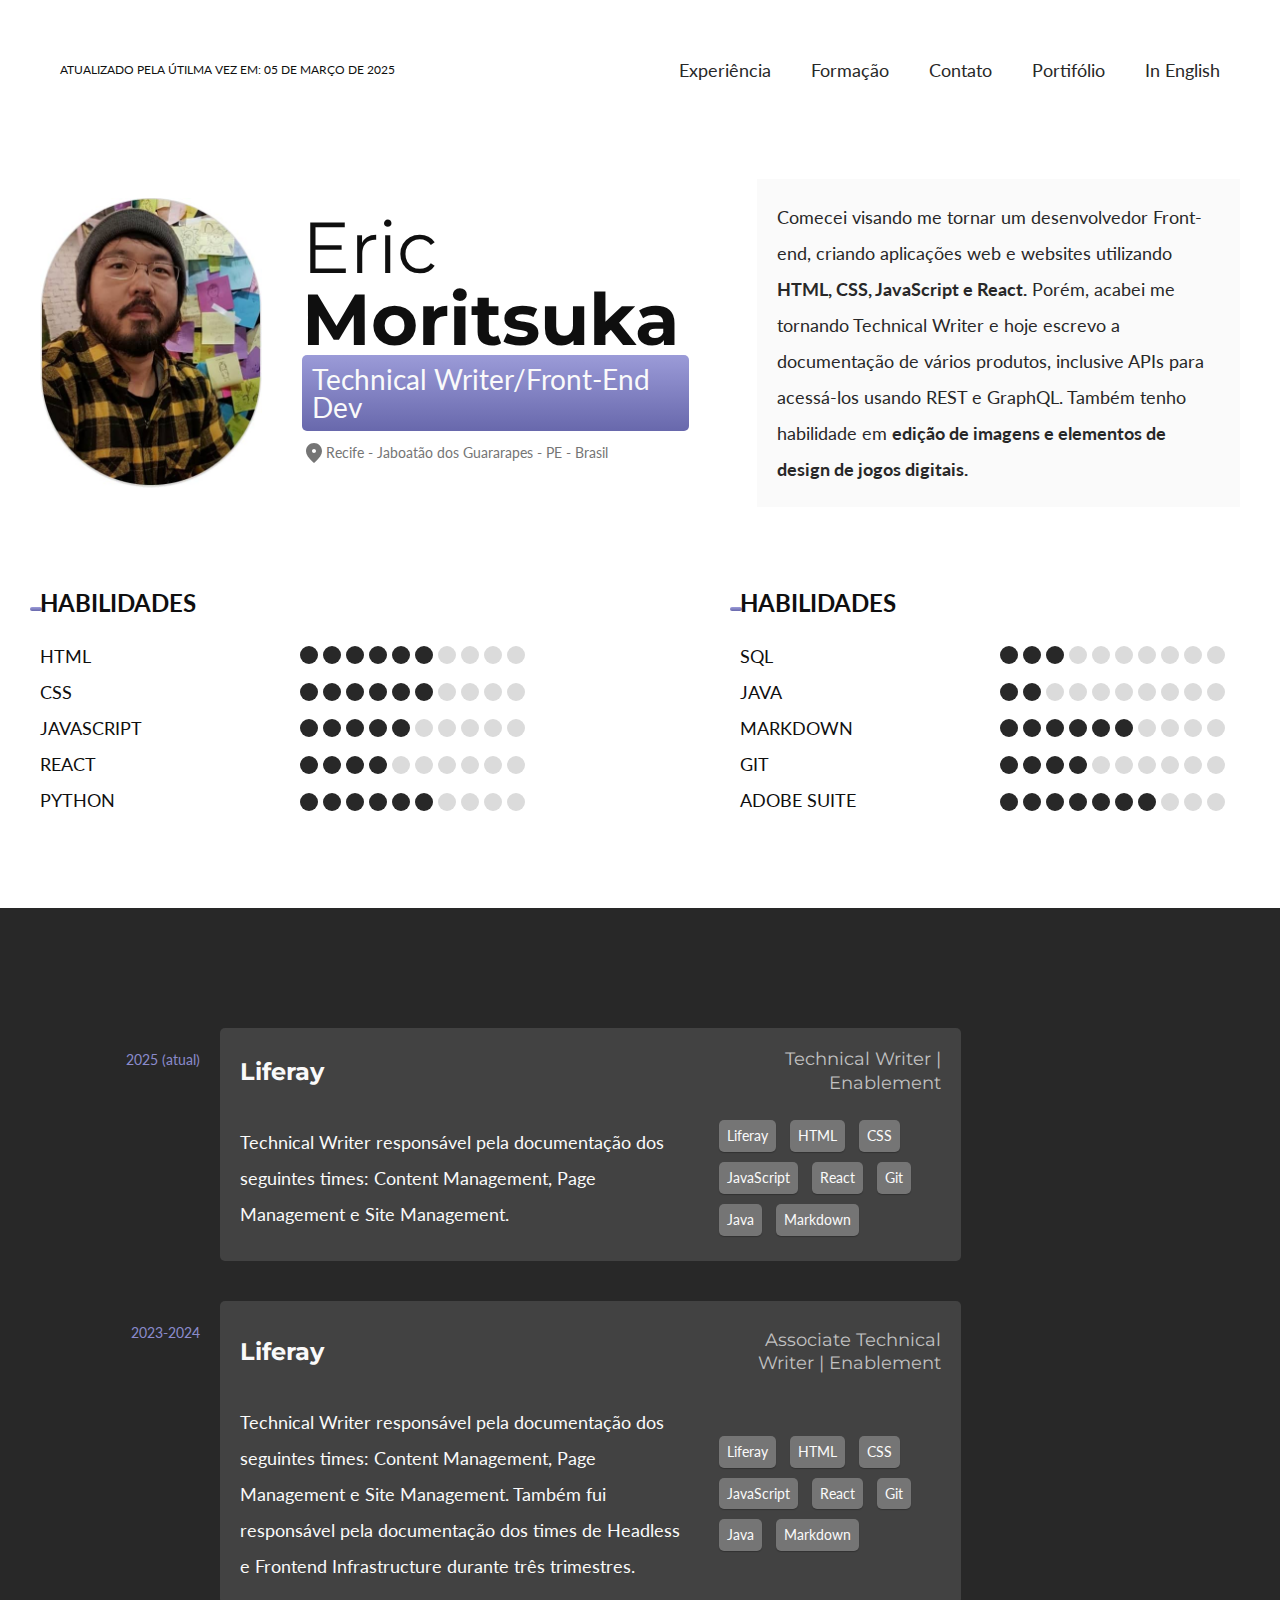
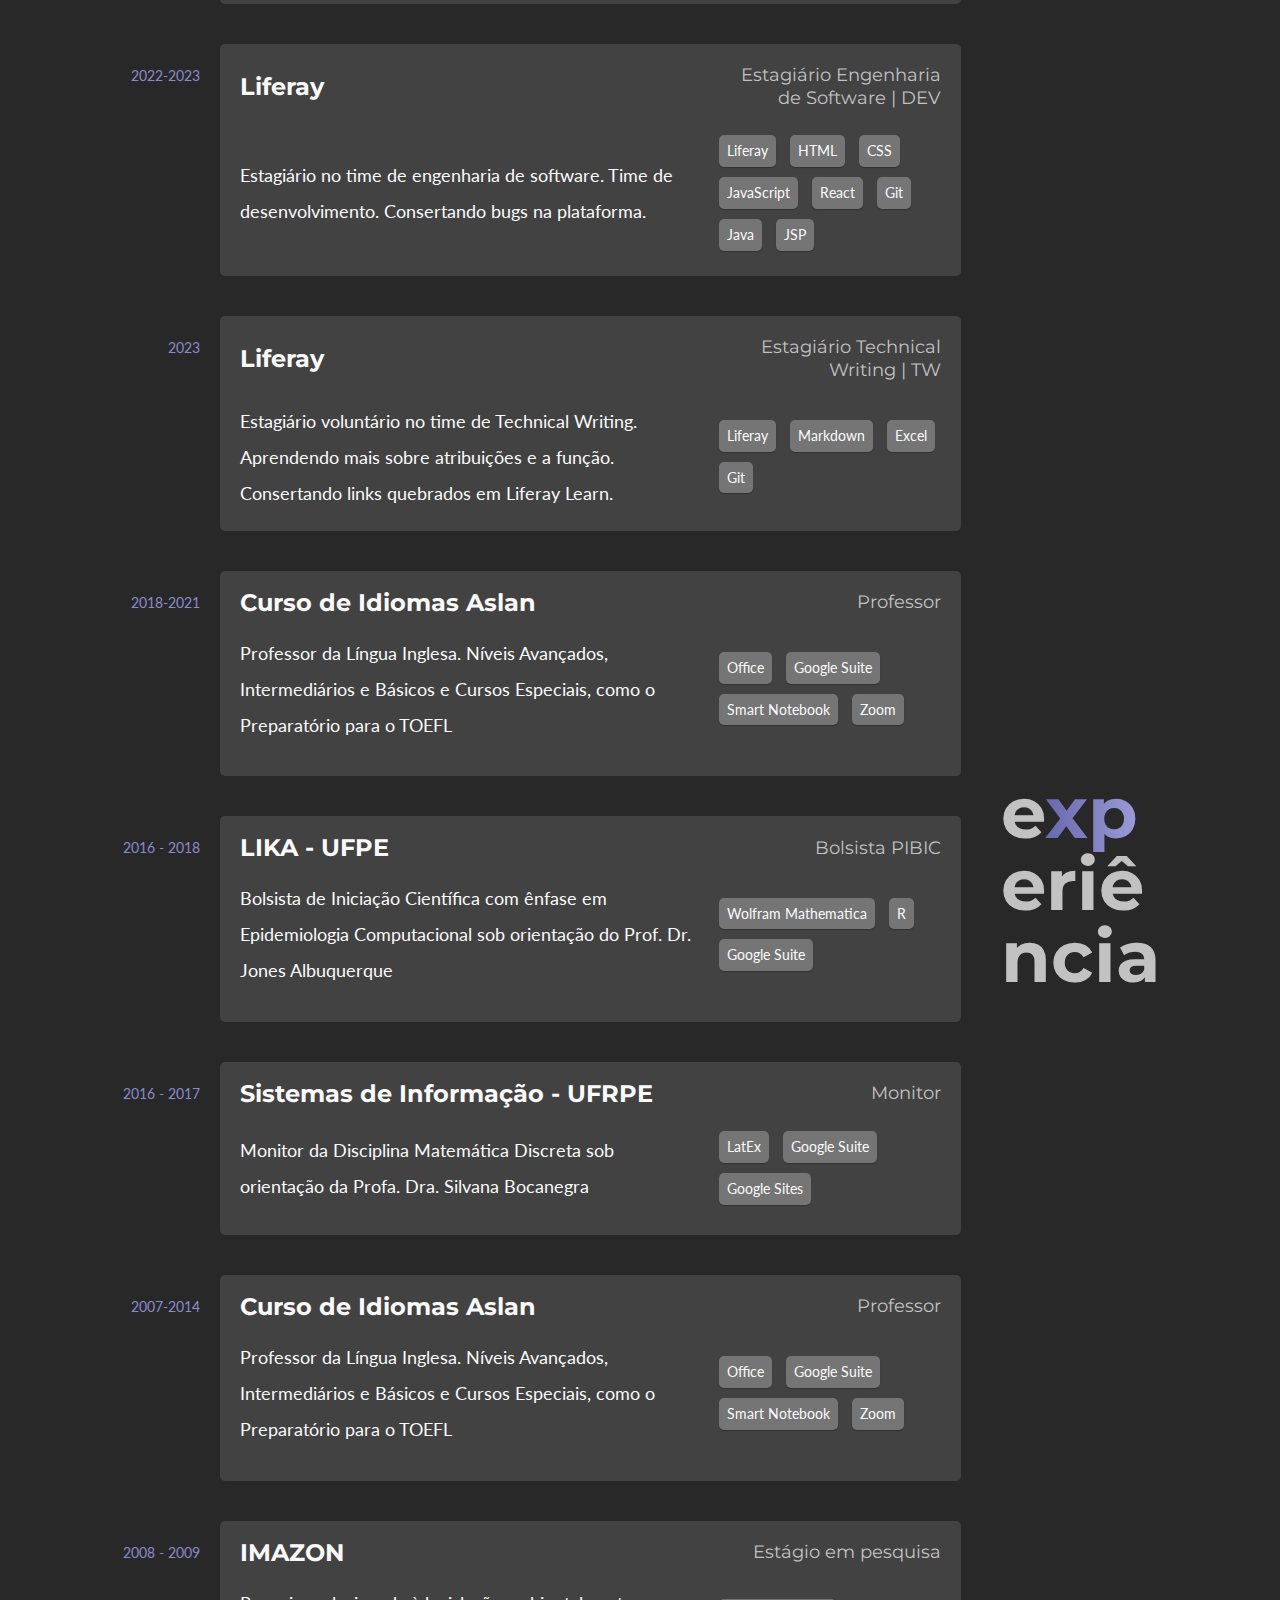
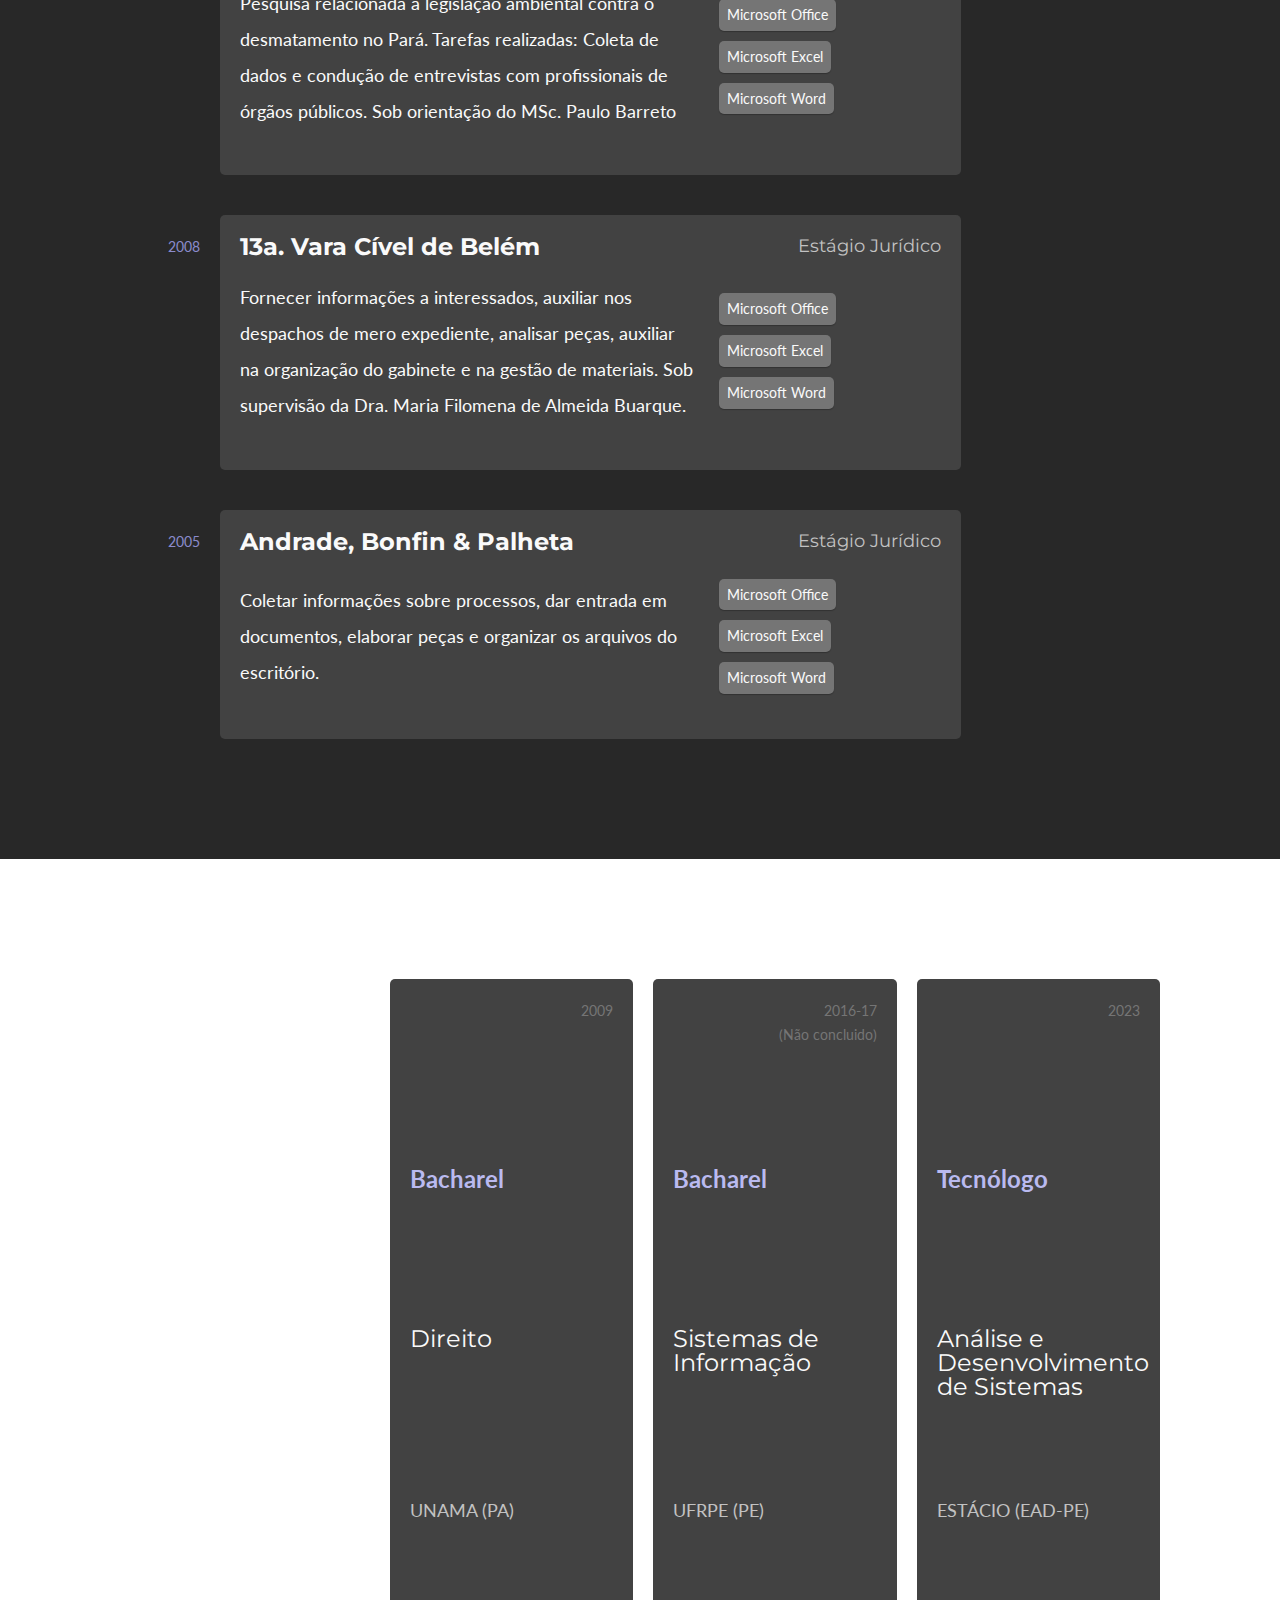
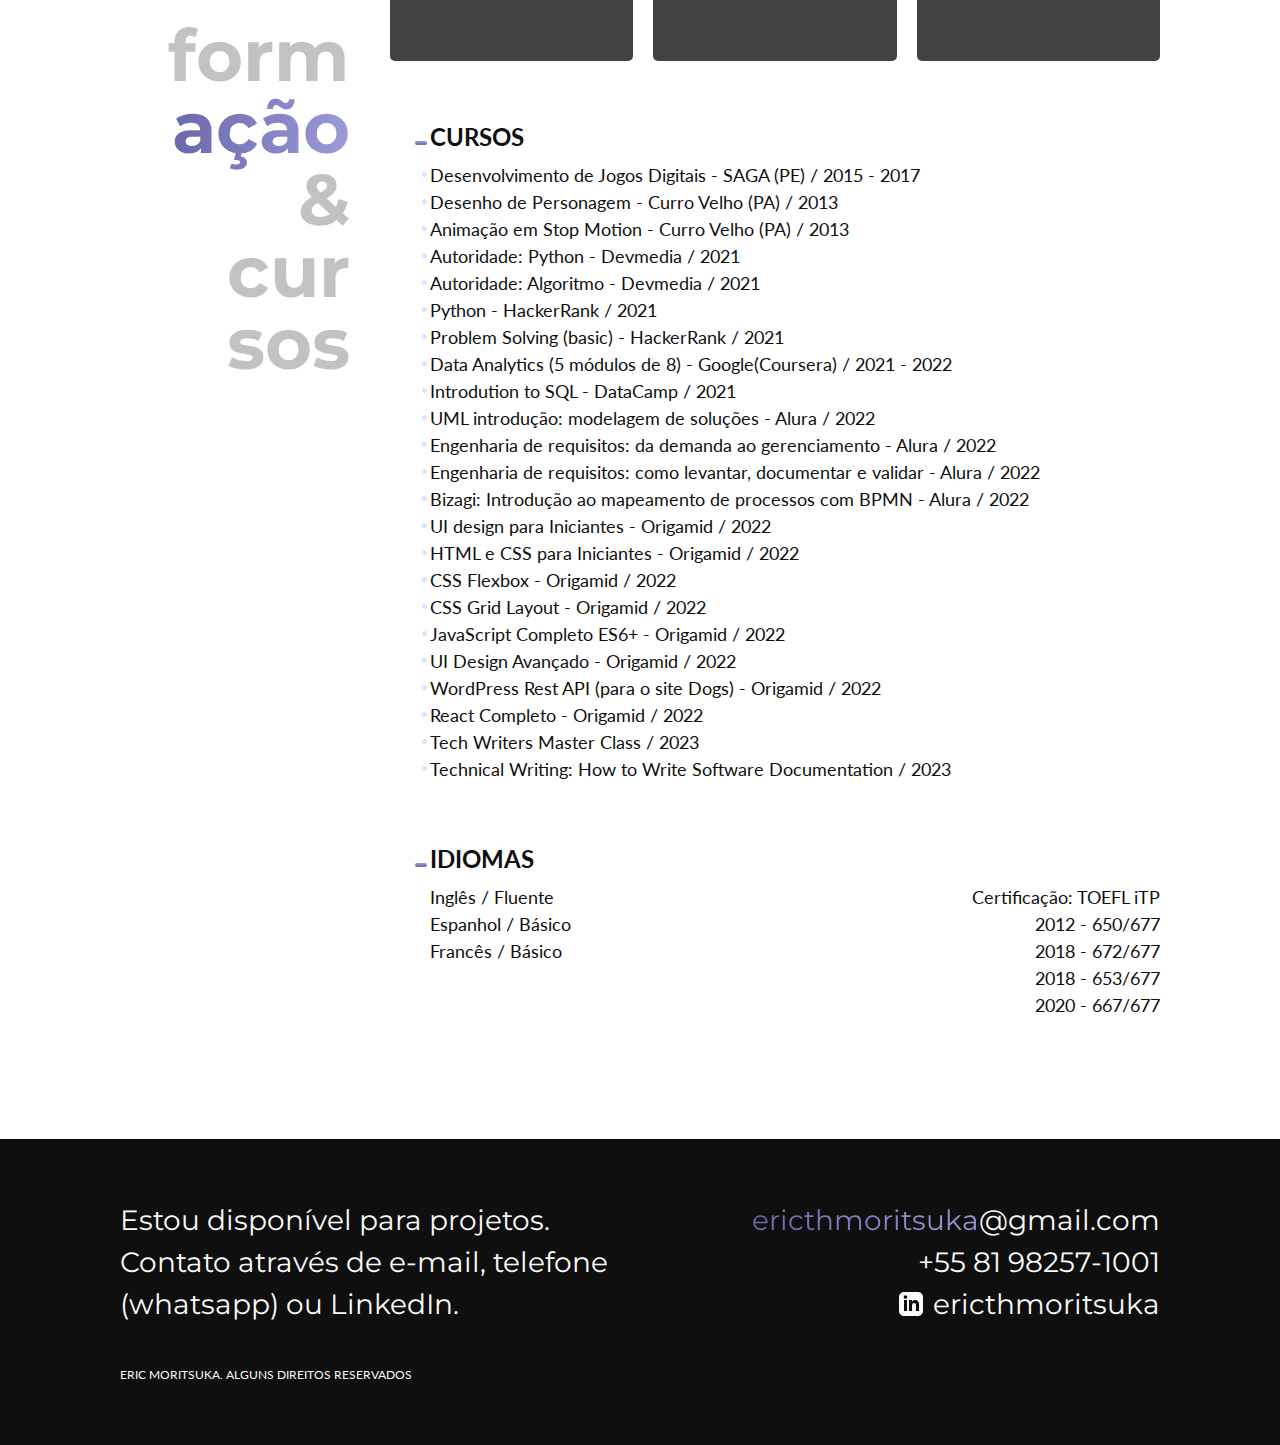
<file: index.html>
<!DOCTYPE html>
<html lang="pt-br">

<head>
  <meta charset="UTF-8">
  <meta name="viewport" content="width=device-width, initial-scale=1.0">
  <meta name="description" content="Technical Writer/Desenvolvedor Front-End localizado no Recife + Jaboatão dos Guararapes (PE)">
  <link rel="stylesheet" href="./css/style.css">
  <title>Eric Moritsuka: Desenvolvedor Front-End</title>
  <link rel="preconnect" href="https://fonts.googleapis.com">
  <link rel="preconnect" href="https://fonts.gstatic.com" crossorigin>
  <link href="https://fonts.googleapis.com/css2?family=Lato:wght@400;700&family=Montserrat:wght@400;700&display=swap" rel="stylesheet">
</head>

<body>
  <header class="header">
    <div class="atualizado">
      <p class="font-atualizacao cor-11">Atualizado pela útilma vez em: 05 de março de 2025</p>
    </div>

    <nav aria-label="principal">
      <ul class="menu font-2-s cor-10">
        <li><a href="#experiencia">Experiência</a></li>
        <li><a href="#formacao">Formação</a></li>
        <li><a href="#contato">Contato</a></li>
        <li><a href="./portifolio.html">Portifólio</a></li>
        <li><a href="./indexEnglish.html">In English</a></li>
      </ul>
    </nav>
  </header>

  <main>
    <div class="perfil">
      <img class="foto" src="./img/perfil.jpg" alt="Minha foto, um rapaz elegante e garboso vestindo uma camisa xadrez preta e amarela e um gorro cinza. Com óculos e barba." width="222px" height="290px">
      <div class="introducao">
        <h1 class="nome font-grande cor-11">Eric <br>
          <span class="font-grande bold cor-11">Moritsuka</span>
        </h1>
        <div class="cargo">
          <h2 class="font-cargo cor-1">Technical Writer/Front-End Dev</h2>
        </div>
        <div class="localizacao">
          <img class="localizacao-icon" src="./img/gps.svg" alt="" width="24px" height="24px">
          <h3 class="localizacao-text font-2-xs cor-7">Recife - Jaboatão dos Guararapes - PE - Brasil</h3>
        </div>
      </div>

      <div class="sobre-mim">
         <p class="font-2-s cor-10">Comecei visando me tornar um desenvolvedor Front-end, criando aplicações web e websites utilizando  <span class="bold">HTML, CSS, JavaScript e React.</span>
         Porém, acabei me tornando Technical Writer e hoje escrevo a documentação de vários produtos, inclusive APIs para acessá-los usando REST e GraphQL.
         Também tenho habilidade em <span class="bold"">edição de imagens e elementos de design de jogos digitais.</span>
         </p>
      </div>
    </div>


    <div class=" habilidades">

            <div class="set-habilidades1">

              <h2 class="font-2-m cor-11">HABILIDADES</h2>
              <ul class="habilidades-lista1 font-2-s uppercase cor-11">
                <li>HTML</li>
                <li>CSS</li>
                <li>JAVASCRIPT</li>
                <li>REACT</li>
                <li>PYTHON</li>
              </ul>

              <div class="pontos-lista1">
                <div class="pontos-html">
                  <div class="pontoescuro"></div>
                  <div class="pontoescuro"></div>
                  <div class="pontoescuro"></div>
                  <div class="pontoescuro"></div>
                  <div class="pontoescuro"></div>
                  <div class="pontoescuro"></div>
                  <div class="pontoclaro"></div>
                  <div class="pontoclaro"></div>
                  <div class="pontoclaro"></div>
                  <div class="pontoclaro"></div>
                </div>
                <div class="pontos-css">
                  <div class="pontoescuro"></div>
                  <div class="pontoescuro"></div>
                  <div class="pontoescuro"></div>
                  <div class="pontoescuro"></div>
                  <div class="pontoescuro"></div>
                  <div class="pontoescuro"></div>
                  <div class="pontoclaro"></div>
                  <div class="pontoclaro"></div>
                  <div class="pontoclaro"></div>
                  <div class="pontoclaro"></div>
                </div>
                <div class="pontos-javascript">
                  <div class="pontoescuro"></div>
                  <div class="pontoescuro"></div>
                  <div class="pontoescuro"></div>
                  <div class="pontoescuro"></div>
                  <div class="pontoescuro"></div>
                  <div class="pontoclaro"></div>
                  <div class="pontoclaro"></div>
                  <div class="pontoclaro"></div>
                  <div class="pontoclaro"></div>
                  <div class="pontoclaro"></div>
                </div>
                <div class="pontos-react">
                  <div class="pontoescuro"></div>
                  <div class="pontoescuro"></div>
                  <div class="pontoescuro"></div>
                  <div class="pontoescuro"></div>
                  <div class="pontoclaro"></div>
                  <div class="pontoclaro"></div>
                  <div class="pontoclaro"></div>
                  <div class="pontoclaro"></div>
                  <div class="pontoclaro"></div>
                  <div class="pontoclaro"></div>
                </div>
                <div class="pontos-python">
                  <div class="pontoescuro"></div>
                  <div class="pontoescuro"></div>
                  <div class="pontoescuro"></div>
                  <div class="pontoescuro"></div>
                  <div class="pontoescuro"></div>
                  <div class="pontoescuro"></div>
                  <div class="pontoclaro"></div>
                  <div class="pontoclaro"></div>
                  <div class="pontoclaro"></div>
                  <div class="pontoclaro"></div>
                </div>
              </div>
            </div>


            <div class="set-habilidades2">
              <h2 class="font-2-m cor-11">HABILIDADES</h2>

              <ul class="habilidades-lista2 font-2-s uppercase cor-11">
                <li>SQL</li>
                <li>JAVA</li>
                <li>Markdown</li>
                <li>Git</li>
                <li>Adobe Suite</li>
              </ul>

              <div class="pontos-lista2">
                <div class="pontos-sql">
                  <div class="pontoescuro"></div>
                  <div class="pontoescuro"></div>
                  <div class="pontoescuro"></div>
                  <div class="pontoclaro"></div>
                  <div class="pontoclaro"></div>
                  <div class="pontoclaro"></div>
                  <div class="pontoclaro"></div>
                  <div class="pontoclaro"></div>
                  <div class="pontoclaro"></div>
                  <div class="pontoclaro"></div>
                </div>
                <div class="pontos-java">
                  <div class="pontoescuro"></div>
                  <div class="pontoescuro"></div>
                  <div class="pontoclaro"></div>
                  <div class="pontoclaro"></div>
                  <div class="pontoclaro"></div>
                  <div class="pontoclaro"></div>
                  <div class="pontoclaro"></div>
                  <div class="pontoclaro"></div>
                  <div class="pontoclaro"></div>
                  <div class="pontoclaro"></div>
                </div>
                <div class="pontos-markdown">
                  <div class="pontoescuro"></div>
                  <div class="pontoescuro"></div>
                  <div class="pontoescuro"></div>
                  <div class="pontoescuro"></div>
                  <div class="pontoescuro"></div>
                  <div class="pontoescuro"></div>
                  <div class="pontoclaro"></div>
                  <div class="pontoclaro"></div>
                  <div class="pontoclaro"></div>
                  <div class="pontoclaro"></div>
                </div>
                <div class="pontos-git">
                  <div class="pontoescuro"></div>
                  <div class="pontoescuro"></div>
                  <div class="pontoescuro"></div>
                  <div class="pontoescuro"></div>
                  <div class="pontoclaro"></div>
                  <div class="pontoclaro"></div>
                  <div class="pontoclaro"></div>
                  <div class="pontoclaro"></div>
                  <div class="pontoclaro"></div>
                  <div class="pontoclaro"></div>
                </div>
                <div class="pontos-adobe-suite">
                  <div class="pontoescuro"></div>
                  <div class="pontoescuro"></div>
                  <div class="pontoescuro"></div>
                  <div class="pontoescuro"></div>
                  <div class="pontoescuro"></div>
                  <div class="pontoescuro"></div>
                  <div class="pontoescuro"></div>
                  <div class="pontoclaro"></div>
                  <div class="pontoclaro"></div>
                  <div class="pontoclaro"></div>
                </div>
              </div>
            </div>

      </div>

  </main>

  <section class="experiencia" id="experiencia" aria-label="experiência">
    <div class="bg-exp">

      <div class="xp-bloco">
        <span class="xp-ano font-2-xs cor-1">
          <p>2025 (atual)</p>
        </span>
        <div class="xp-principal">
          <h3 class="xp-lugar font-1-m bold cor-1">Liferay</h3>
          <span class="xp-cargo font-1-s cor-4">Technical Writer | Enablement</span>
          <p class="xp-descricao font-2-s cor-1">Technical Writer responsável pela documentação dos seguintes times: Content Management, Page Management e Site Management.</p>
          <ul class="xp-lista font-2-xs cor-1">
            <li>Liferay</li>
            <li>HTML</li>
            <li>CSS</li>
            <li>JavaScript</li>
            <li>React</li>
            <li>Git</li>
            <li>Java</li>
            <li>Markdown</li>
          </ul>
        </div>
      </div>

      <div class="xp-bloco">
         <span class="xp-ano font-2-xs cor-1">
           <p>2023-2024</p>
         </span>
         <div class="xp-principal">
           <h3 class="xp-lugar font-1-m bold cor-1">Liferay</h3>
           <span class="xp-cargo font-1-s cor-4">Associate Technical Writer | Enablement</span>
           <p class="xp-descricao font-2-s cor-1">Technical Writer responsável pela documentação dos seguintes times: Content Management, Page Management e Site Management. Também fui responsável pela documentação dos times de Headless e Frontend Infrastructure durante três trimestres.</p>
           <ul class="xp-lista font-2-xs cor-1">
             <li>Liferay</li>
             <li>HTML</li>
             <li>CSS</li>
             <li>JavaScript</li>
             <li>React</li>
             <li>Git</li>
             <li>Java</li>
             <li>Markdown</li>
           </ul>
         </div>
       </div>

      <div class="xp-bloco">
        <span class="xp-ano font-2-xs cor-1">
          <p>2022-2023</p>
        </span>
        <div class="xp-principal">
          <h3 class="xp-lugar font-1-m bold cor-1">Liferay</h3>
          <span class="xp-cargo font-1-s cor-4">Estagiário Engenharia de Software | DEV</span>
          <p class="xp-descricao font-2-s cor-1">Estagiário no time de engenharia de software. Time de desenvolvimento. Consertando bugs na plataforma.</p>
          <ul class="xp-lista font-2-xs cor-1">
            <li>Liferay</li>
            <li>HTML</li>
            <li>CSS</li>
            <li>JavaScript</li>
            <li>React</li>
            <li>Git</li>
            <li>Java</li>
            <li>JSP</li>
          </ul>
        </div>
      </div>

      <div class="xp-bloco">
        <span class="xp-ano font-2-xs cor-1">
          <p>2023</p>
        </span>
        <div class="xp-principal">
          <h3 class="xp-lugar font-1-m bold cor-1">Liferay</h3>
          <span class="xp-cargo font-1-s cor-4">Estagiário Technical Writing | TW</span>
          <p class="xp-descricao font-2-s cor-1">Estagiário voluntário no time de Technical Writing. Aprendendo mais sobre atribuições e a função. Consertando links quebrados em Liferay Learn.</p>
          <ul class="xp-lista font-2-xs cor-1">
            <li>Liferay</li>
            <li>Markdown</li>
            <li>Excel</li>
            <li>Git</li>
          </ul>
        </div>
      </div>

      <div class="xp-bloco">
        <span class="xp-ano font-2-xs cor-1">
          <p>2018-2021</p>
        </span>
        <div class="xp-principal">
          <h3 class="xp-lugar font-1-m bold cor-1">Curso de Idiomas Aslan</h3>
          <span class="xp-cargo font-1-s cor-4">Professor</span>
          <p class="xp-descricao font-2-s cor-1">Professor da Língua Inglesa. Níveis Avançados, Intermediários e Básicos e Cursos Especiais, como o Preparatório para o TOEFL</p>
          <ul class="xp-lista font-2-xs cor-1">
            <li>Office</li>
            <li>Google Suite</li>
            <li>Smart Notebook</li>
            <li>Zoom</li>
          </ul>
        </div>
      </div>

      <div class="xp-bloco">
        <span class="xp-ano font-2-xs cor-1">
          <p>2016 - 2018</p>
        </span>
        <div class="xp-principal">
          <h3 class="xp-lugar font-1-m bold cor-1">LIKA - UFPE</h3>
          <span class="xp-cargo font-1-s cor-4">Bolsista PIBIC</span>
          <p class="xp-descricao font-2-s cor-1">Bolsista de Iniciação Científica com ênfase em Epidemiologia Computacional sob orientação do Prof. Dr. Jones Albuquerque</p>
          <ul class="xp-lista font-2-xs cor-1">
            <li>Wolfram Mathematica</li>
            <li>R</li>
            <li>Google Suite</li>
          </ul>
        </div>
      </div>

      <div class="xp-bloco">
        <span class="xp-ano font-2-xs cor-1">
          <p>2016 - 2017</p>
        </span>
        <div class="xp-principal">
          <h3 class="xp-lugar font-1-m bold cor-1">Sistemas de Informação - UFRPE</h3>
          <span class="xp-cargo font-1-s cor-4">Monitor</span>
          <p class="xp-descricao font-2-s cor-1">Monitor da Disciplina Matemática Discreta sob orientação da Profa. Dra. Silvana Bocanegra</p>
          <ul class="xp-lista font-2-xs cor-1">
            <li>LatEx</li>
            <li>Google Suite</li>
            <li>Google Sites</li>
          </ul>
        </div>
      </div>

      <div class="xp-bloco">
        <span class="xp-ano font-2-xs cor-1">
          <p>2007-2014</p>
        </span>
        <div class="xp-principal">
          <h3 class="xp-lugar font-1-m bold cor-1">Curso de Idiomas Aslan</h3>
          <span class="xp-cargo font-1-s cor-4">Professor</span>
          <p class="xp-descricao font-2-s cor-1">Professor da Língua Inglesa. Níveis Avançados, Intermediários e Básicos e Cursos Especiais, como o Preparatório para o TOEFL</p>
          <ul class="xp-lista font-2-xs cor-1">
            <li>Office</li>
            <li>Google Suite</li>
            <li>Smart Notebook</li>
            <li>Zoom</li>
          </ul>
        </div>
      </div>

      <div class="xp-bloco">
        <span class="xp-ano font-2-xs cor-1">
          <p>2008 - 2009</p>
        </span>
        <div class="xp-principal">
          <h3 class="xp-lugar font-1-m bold cor-1">IMAZON</h3>
          <span class="xp-cargo font-1-s cor-4">Estágio em pesquisa</span>
          <p class="xp-descricao font-2-s cor-1">Pesquisa relacionada à legislação ambiental contra o desmatamento no Pará. Tarefas realizadas: Coleta de dados e condução de entrevistas com profissionais de órgãos públicos. Sob orientação do MSc. Paulo Barreto</p>
          <ul class="xp-lista font-2-xs cor-1">
            <li>Microsoft Office</li>
            <li>Microsoft Excel</li>
            <li>Microsoft Word</li>
          </ul>
        </div>
      </div>

      <div class="xp-bloco">
        <span class="xp-ano font-2-xs cor-1">
          <p>2008</p>
        </span>
        <div class="xp-principal">
          <h3 class="xp-lugar font-1-m bold cor-1">13a. Vara Cível de Belém</h3>
          <span class="xp-cargo font-1-s cor-4">Estágio Jurídico</span>
          <p class="xp-descricao font-2-s cor-1">Fornecer informações a interessados, auxiliar nos despachos de mero expediente, analisar peças, auxiliar na organização do gabinete e na gestão de materiais. Sob supervisão da Dra. Maria Filomena de Almeida Buarque.</p>
          <ul class="xp-lista font-2-xs cor-1">
            <li>Microsoft Office</li>
            <li>Microsoft Excel</li>
            <li>Microsoft Word</li>
          </ul>
        </div>
      </div>

      <div class="xp-bloco">
        <span class="xp-ano font-2-xs cor-1">
          <p>2005</p>
        </span>
        <div class="xp-principal">
          <h3 class="xp-lugar font-1-m bold cor-1">Andrade, Bonfin & Palheta</h3>
          <span class="xp-cargo font-1-s cor-4">Estágio Jurídico</span>
          <p class="xp-descricao font-2-s cor-1">Coletar informações sobre processos, dar entrada em documentos, elaborar peças e organizar os arquivos do escritório.</p>
          <ul class="xp-lista font-2-xs cor-1">
            <li>Microsoft Office</li>
            <li>Microsoft Excel</li>
            <li>Microsoft Word</li>
          </ul>
        </div>
      </div>

    </div>
    <div class="subtitulo-exp-bg font-grande bold cor-8">
      <h2 class="subtitulo-exp font-grande bold cor-4">e<span class="roxo">xp</span><br>eriê<br>ncia</h2>
    </div>
    <div class="subtitulo-exp-alt-bg font-grande bold cor-8">
      <h2 class="subtitulo-exp-alt font-grande bold cor-8">E<span class="roxo">xp</span>eriência</h2>
    </div>
  </section>

  <section class="formacao" id="formacao" aria-label="formação">
    <div class="bg-form">
      <h2 class="subtitulo-form-alt font-grande bold cor-4">Form<span class="roxo">ação</span> & Cursos</h2>
      <div class="subtitulo-form">
        <h2 class="subtitulo-form font-grande bold cor-4">form<br><span class="roxo">ação</span><br>&<br>cur<br>sos</h2>
      </div>
      <div class="graduacoes">
        <div class="graduacao">
          <p class="ano font-2-xs cor-7">2009</p>
          <h2 class="titulo font-2-m cor-6">Bacharel</h2>
          <span class="curso font-1-m cor-1">Direito</span>
          <span class="instituicao font-2-s uppercase cor-4">UNAMA (PA)</span>
        </div>
        <div class="graduacao">
          <p class="ano font-2-xs cor-7">2016-17<br>(Não concluido)</p>
          <h2 class="titulo font-2-m cor-6">Bacharel</h2>
          <span class="curso font-1-m cor-1">Sistemas de Informação</span>
          <span class="instituicao font-2-s uppercase cor-4">UFRPE (PE)</span>
        </div>
        <div class="graduacao">
          <p class="ano font-2-xs cor-7">2023</p>
          <h2 class="titulo font-2-m cor-6">Tecnólogo</h2>
          <span class="curso font-1-m cor-1">Análise e Desenvolvimento de Sistemas</span>
          <span class="instituicao font-2-s uppercase cor-4">Estácio (EAD-PE)</span>
        </div>
      </div>
      <div class="cursos">
        <h2 class="font-2-m cor-11 uppercase">CURSOS</h2>
        <ul class="lista-de-cursos font-2-s cor-11">
          <li>Desenvolvimento de Jogos Digitais - SAGA (PE) / 2015 - 2017</li>
          <li>Desenho de Personagem - Curro Velho (PA) / 2013</li>
          <li>Animação em Stop Motion - Curro Velho (PA) / 2013</li>
          <li><a href="https://www.devmedia.com.br/certificado/tecnologia/python/eric-moritsuka" target="_blank">Autoridade: Python - Devmedia / 2021</a></li>
          <li><a href="https://www.devmedia.com.br/certificado/tecnologia/algoritmo/eric-moritsuka" target="_blank">Autoridade: Algoritmo - Devmedia / 2021</a></li>
          <li><a href="https://www.hackerrank.com/certificates/67894e29dd59" target="_blank">Python - HackerRank / 2021</a></li>
          <li><a href="https://www.hackerrank.com/certificates/2f1220c38294" target="_blank">Problem Solving (basic) - HackerRank / 2021</a></li>
          <li><a href="https://www.coursera.org/account/accomplishments/certificate/F9XRFVX9BEBC" target="_blank">Data Analytics (5 módulos de 8) - Google(Coursera) / 2021 - 2022</a></li>
          <li><a href="https://www.datacamp.com/statement-of-accomplishment/course/b45fc37746d5d8920f5b99315691a5b17791733e" target="_blank">Introdution to SQL - DataCamp / 2021</a></li>
          <li>UML introdução: modelagem de soluções - Alura / 2022</li>
          <li>Engenharia de requisitos: da demanda ao gerenciamento - Alura / 2022</li>
          <li>Engenharia de requisitos: como levantar, documentar e validar - Alura / 2022</li>
          <li>Bizagi: Introdução ao mapeamento de processos com BPMN - Alura / 2022</li>
          <li><a href="https://www.origamid.com/certificate/41316e82/" target="_blank">UI design para Iniciantes - Origamid / 2022</a></li>
          <li><a href="https://www.origamid.com/certificate/292abf62/" target="_blank">HTML e CSS para Iniciantes - Origamid / 2022</a></li>
          <li><a href="https://www.origamid.com/certificate/9c1b8e6f/" target="_blank">CSS Flexbox - Origamid / 2022</a></li>
          <li><a href="https://www.origamid.com/certificate/12fab935/" target="_blank">CSS Grid Layout - Origamid / 2022</a></li>
          <li><a href="https://www.origamid.com/certificate/a7b2faea/" target="_blank">JavaScript Completo ES6+ - Origamid / 2022</a></li>
          <li><a href="https://www.origamid.com/certificate/0de3feba/" target="_blank">UI Design Avançado - Origamid / 2022</a></li>
          <li><a href="https://www.origamid.com/certificate/d2c933d1/" target="_blank">WordPress Rest API (para o site Dogs) - Origamid / 2022</a></li>
          <li><a href="https://www.origamid.com/certificate/6c1ea652/" target="_blank">React Completo - Origamid / 2022</a></li>
          <li><a href="https://www.udemy.com/certificate/UC-70429b6f-4da7-4213-8542-2ce5e3f04a31/" target="_blank">Tech Writers Master Class / 2023</a></li>
          <li><a href="https://www.udemy.com/certificate/UC-1adb3b00-8804-4838-a0e2-f9424a11dcf6/" target="_blank">Technical Writing: How to Write Software Documentation / 2023</a></li>



        </ul>
        <!-- <ul class="lista-de-cursos font-2-s cor-11">
          <li>Desenvolvimento de Jogos Digitais</li>
          <li>Desenho de Personagem</li>
          <li>Animação em Stop Motion</li>
          <li><a href="https://www.devmedia.com.br/certificado/tecnologia/python/eric-moritsuka">Autoridade: Python</a></li>
          <li><a href="https://www.devmedia.com.br/certificado/tecnologia/algoritmo/eric-moritsuka">Autoridade: Algoritmo</a></li>
          <li><a href="https://www.hackerrank.com/certificates/67894e29dd59">Python</a></li>
          <li><a href="https://www.hackerrank.com/certificates/2f1220c38294">Problem Solving (basic)</a></li>
          <li><a href="https://www.coursera.org/account/accomplishments/certificate/F9XRFVX9BEBC">Data Analytics (5 módulos de 8)</a></li>
          <li><a href="https://www.datacamp.com/statement-of-accomplishment/course/b45fc37746d5d8920f5b99315691a5b17791733e">Introdution to SQL</a></li>
          <li>UML introdução: modelagem de soluções</li>
          <li>Engenharia de requisitos: da demanda ao gerenciamento</li>
          <li>Engenharia de requisitos: como levantar, documentar e validar</li>
          <li>Bizagi: Introdução ao mapeamento de processos com BPMN</li>
          <li><a href="https://www.origamid.com/certificate/41316e82/">UI design para Iniciantes</a></li>
          <li><a href="https://www.origamid.com/certificate/292abf62/">HTML e CSS para Iniciantes</a></li>
          <li><a href="https://www.origamid.com/certificate/9c1b8e6f/">CSS Flexbox</a></li>
          <li><a href="https://www.origamid.com/certificate/12fab935/">CSS Grid Layout</a></li>
          <li><a href="https://www.origamid.com/certificate/a7b2faea/">JavaScript Completo ES6+</a></li>
        </ul> -->
        <!-- <ul class="lista-de-cursos-comp font-2-s cor-11">
          <li>SAGA (PE) / 2015 - 2017</li>
          <li>Curro Velho (PA) / 2013</li>
          <li>Curro Velho (PA) / 2013</li>
          <li>Devmedia / 2021</li>
          <li>Devmedia / 2021</li>
          <li>HackerRank / 2021</li>
          <li>HackerRank / 2021</li>
          <li>Google(Coursera) / 2021 - 2022</li>
          <li>DataCamp / 2021</li>
          <li>Alura / 2022</li>
          <li>Alura / 2022</li>
          <li>Alura / 2022</li>
          <li>Alura / 2022</li>
          <li>Origamid / 2022</li>
          <li>Origamid / 2022</li>
          <li>Origamid / 2022</li>
          <li>Origamid / 2022</li>
          <li>Origamid / 2022</li>
        </ul>
        <ul class="lista-de-cursos-alt font-2-s cor-11">
          <li><span class="cor-p6">Desenvolvimento de Jogos Digitais</span> - SAGA(PE) / 2015-2017</li>
          <li><span class="cor-p6">Desenho de Personagem</span> - Curro Velho (2013)</li>
          <li><span class="cor-p6">Animação em Stop Motion</span> - Curro Velho (2013)</li>
          <li><span class="cor-p6"><a href="https://www.devmedia.com.br/certificado/tecnologia/python/eric-moritsuka">Certificado de Autoridade: Python</span> - Devmedia (2021)</a></li>
          <li><span class="cor-p6"><a href="https://www.devmedia.com.br/certificado/tecnologia/algoritmo/eric-moritsuka">Certificado de Autoridade: Algoritmo</span> - Devmedia (2021)</a></li>
          <li><span class="cor-p6"><a href="https://www.hackerrank.com/certificates/67894e29dd59">Python</span> - HackerRank (2021)</a></li>
          <li><span class="cor-p6"><a href="https://www.hackerrank.com/certificates/2f1220c38294">Problem Solving (Basic)</span> - HackerRank (2021)</a></li>
          <li><span class="cor-p6"><a href="https://www.coursera.org/account/accomplishments/certificate/F9XRFVX9BEBC">Data Analytics (5 módulos de 8)</span> - Google(Coursera) (2021-22)</a></li>
          <li><span class="cor-p6"><a href="https://www.datacamp.com/statement-of-accomplishment/course/b45fc37746d5d8920f5b99315691a5b17791733e">Introdution to SQL</span> - DataCamp (2021)</a></li>
          <li><span class="cor-p6"><a href="https://www.origamid.com/certificate/41316e82/">UI design para Iniciantes</span> - Origamid (2022)</a></li>
          <li><span class="cor-p6"><a href="https://www.origamid.com/certificate/292abf62/">HTML e CSS para Iniciantes</span> - Origamid (2022)</a></li>
          <li><span class="cor-p6"><a href="https://www.origamid.com/certificate/9c1b8e6f/">CSS Flexbox</span> - Origamid (2022)</a></li>
          <li><span class="cor-p6"><a href="https://www.origamid.com/certificate/12fab935/">CSS Grid Layout</span> - Origamid (2022)</a></li>
        </ul> -->
      </div>
      <div class="linguas">
        <h2 class="font-2-m cor-11 uppercase">IDIOMAS</h2>
        <ul class="lista-de-linguas font-2-s cor-11">
          <li>Inglês / Fluente</li>
          <li>Espanhol / Básico</li>
          <li>Francês / Básico</li>
        </ul>
        <ul class="lista-de-linguas-comp font-2-s cor-11">
          <p>Certificação: TOEFL iTP</p>
          <li>2012 - 650/677</li>
          <li>2018 - 672/677</li>
          <li>2018 - 653/677</li>
          <li>2020 - 667/677</li>
        </ul>
      </div>
    </div>

  </section>

  <footer class="rodape" id="contato" aria-label="contato">
    <div class="bg-rodape">
      <p class="texto-rodape font-2-l cor-1">Estou disponível para projetos.<br>Contato através de e-mail, telefone (whatsapp) ou LinkedIn.</p>
      <ul class="lista-rodape font-2-l cor-1">
        <li class="email"><a href="mailto:ericthmoritsuka@gmail.com"><span class="roxo">ericthmoritsuka</span>@gmail.com</a></li>
        <li class="telefone"><a href="tel:+5581982571001">+55 81 98257-1001</a></li>
        <li>
          <div class="linkedin">
            <img src="./img/linkedin.svg" alt="" width="24px" height="24px">
            <a href="https://www.linkedin.com/in/ericthmoritsuka/">
              <p>ericthmoritsuka</p>
            </a>
          </div>
        </li>
      </ul>

      <p class="copyright font-atualizacao cor-1">Eric Moritsuka. Alguns direitos reservados</p>
    </div>
  </footer>


</body>

</html>
</file>
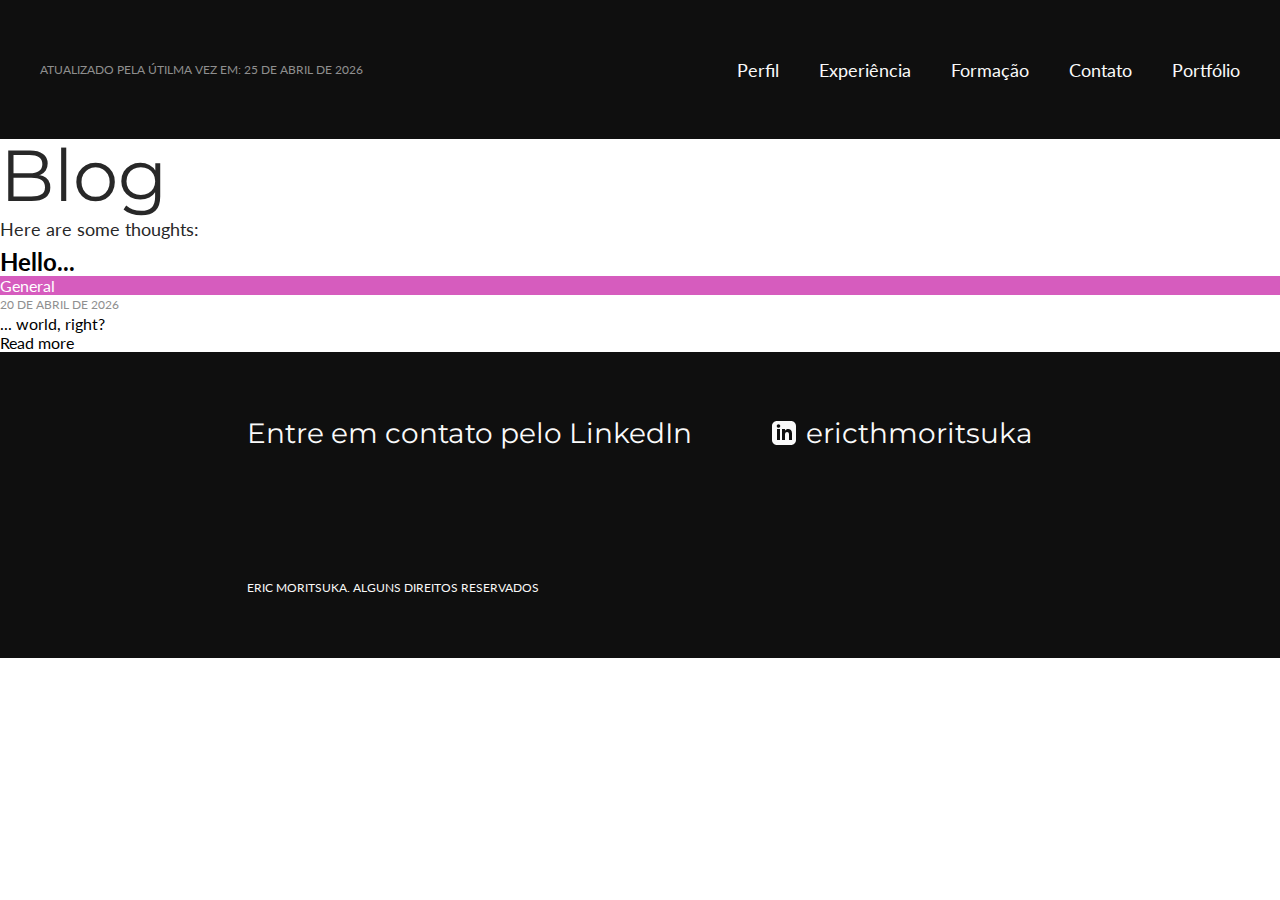
<file: blog.html>
<!DOCTYPE html>
<html lang="pt-br">

<head>
  <meta charset="UTF-8">
  <meta name="viewport" content="width=device-width, initial-scale=1.0">
  <meta name="description" content="Technical Writer based in Recife (PE)">
  <link rel="stylesheet" href="./css/style.css">
  <title>Eric Moritsuka: Technical Writer</title>
  <link rel="preconnect" href="https://fonts.googleapis.com">
  <link rel="preconnect" href="https://fonts.gstatic.com" crossorigin>
  <link href="https://fonts.googleapis.com/css2?family=Lato:wght@400;700&family=Montserrat:wght@400;700&display=swap" rel="stylesheet">
</head>

<body>
   <header class="header escuro">
      <div class="atualizado">
         <p class="font-atualizacao cor-6">Atualizado pela útilma vez em: 25 de Abril de 2026</p>
      </div>

      <nav aria-label="principal">
         <ul class="menu font-2-s">
         <li><a href="./">Perfil</a></li>
         <li><a href="./index.html#experiencia">Experiência</a></li>
         <li><a href="./index.html#formacao">Formação</a></li>
         <li><a href="#contato">Contato</a></li>
         <li><a href="./portfolio.html">Portfólio</a></li>
         </ul>
      </nav>
   </header>

  <main>

   <!-- TÍTULO -->
   <h1 class="blog-titulo font-grande cor-10">Blog</h1>
   <p class="blog-sub-titulo font-2-s cor-10">
      Here are some thoughts:
   </p>

   <!-- LISTA DE POSTS -->
   <section class="blog-container">

   <!-- MODEL -->
   <!-- <article class="post">
      <h2 class="post-titulo">Como organizei meu portfólio</h2>

      <p class="post-data font-atualizacao cor-6">
         25 de Abril de 2026
      </p>

      <p class="post-resumo">
         Eu sempre tive dificuldade em organizar meus projetos até perceber
         que menos é mais. Nesse post eu explico o processo que usei para
         simplificar tudo.
      </p>

      <a href="./posts/portfolio.html" class="post-link">
         Ler mais
      </a>
   </article> -->

   <!-- POST 1 -->
   <article class="post">
      <h2 class="post-titulo">Hello...</h2>

      <ul class="post-tags">
         <li class="tag">General</li>
      </ul>

      <p class="post-data font-atualizacao cor-6">
         20 de Abril de 2026
      </p>

      <p class="post-resumo">
         ... world, right?
      </p>

      <a href="./blog-posts/hello-world.html" class="post-link">
         Read more
      </a>
   </article>

   </section>
  </main>

   <footer class="rodape" id="contato" aria-label="contato">
      <div class="bg-rodape">
         <p class="texto-rodape font-2-l cor-1">Entre em contato pelo LinkedIn</p>
         <ul class="lista-rodape font-2-l cor-1">
         <li>
            <div class="linkedin">
               <img src="./img/linkedin.svg" alt="" width="24px" height="24px">
               <a href="https://www.linkedin.com/in/ericthmoritsuka/">
               <p>ericthmoritsuka</p>
               </a>
            </div>
         </li>
         </ul>

         <p class="copyright font-atualizacao cor-1">Eric Moritsuka. Alguns direitos reservados</p>
      </div>
   </footer>

   <script src="./js/blog.js"></script>

</body>

</html>
</file>
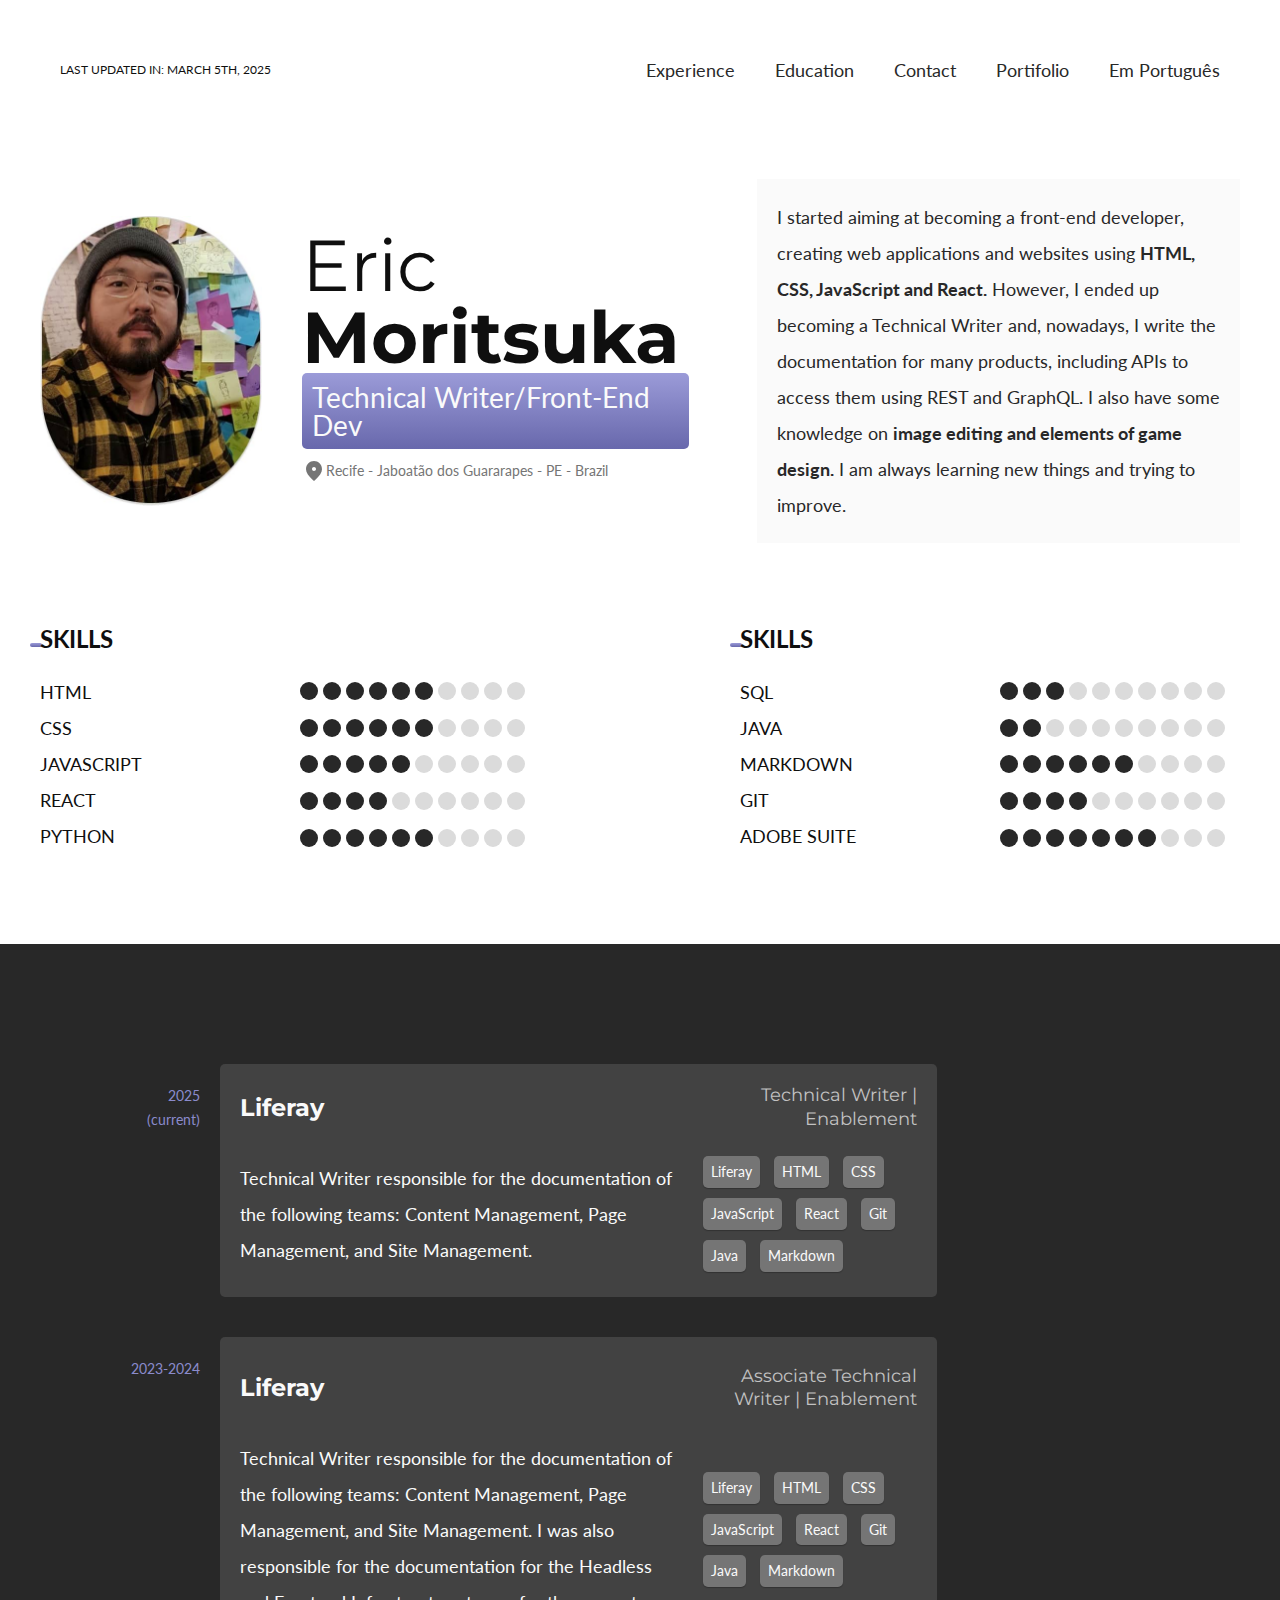
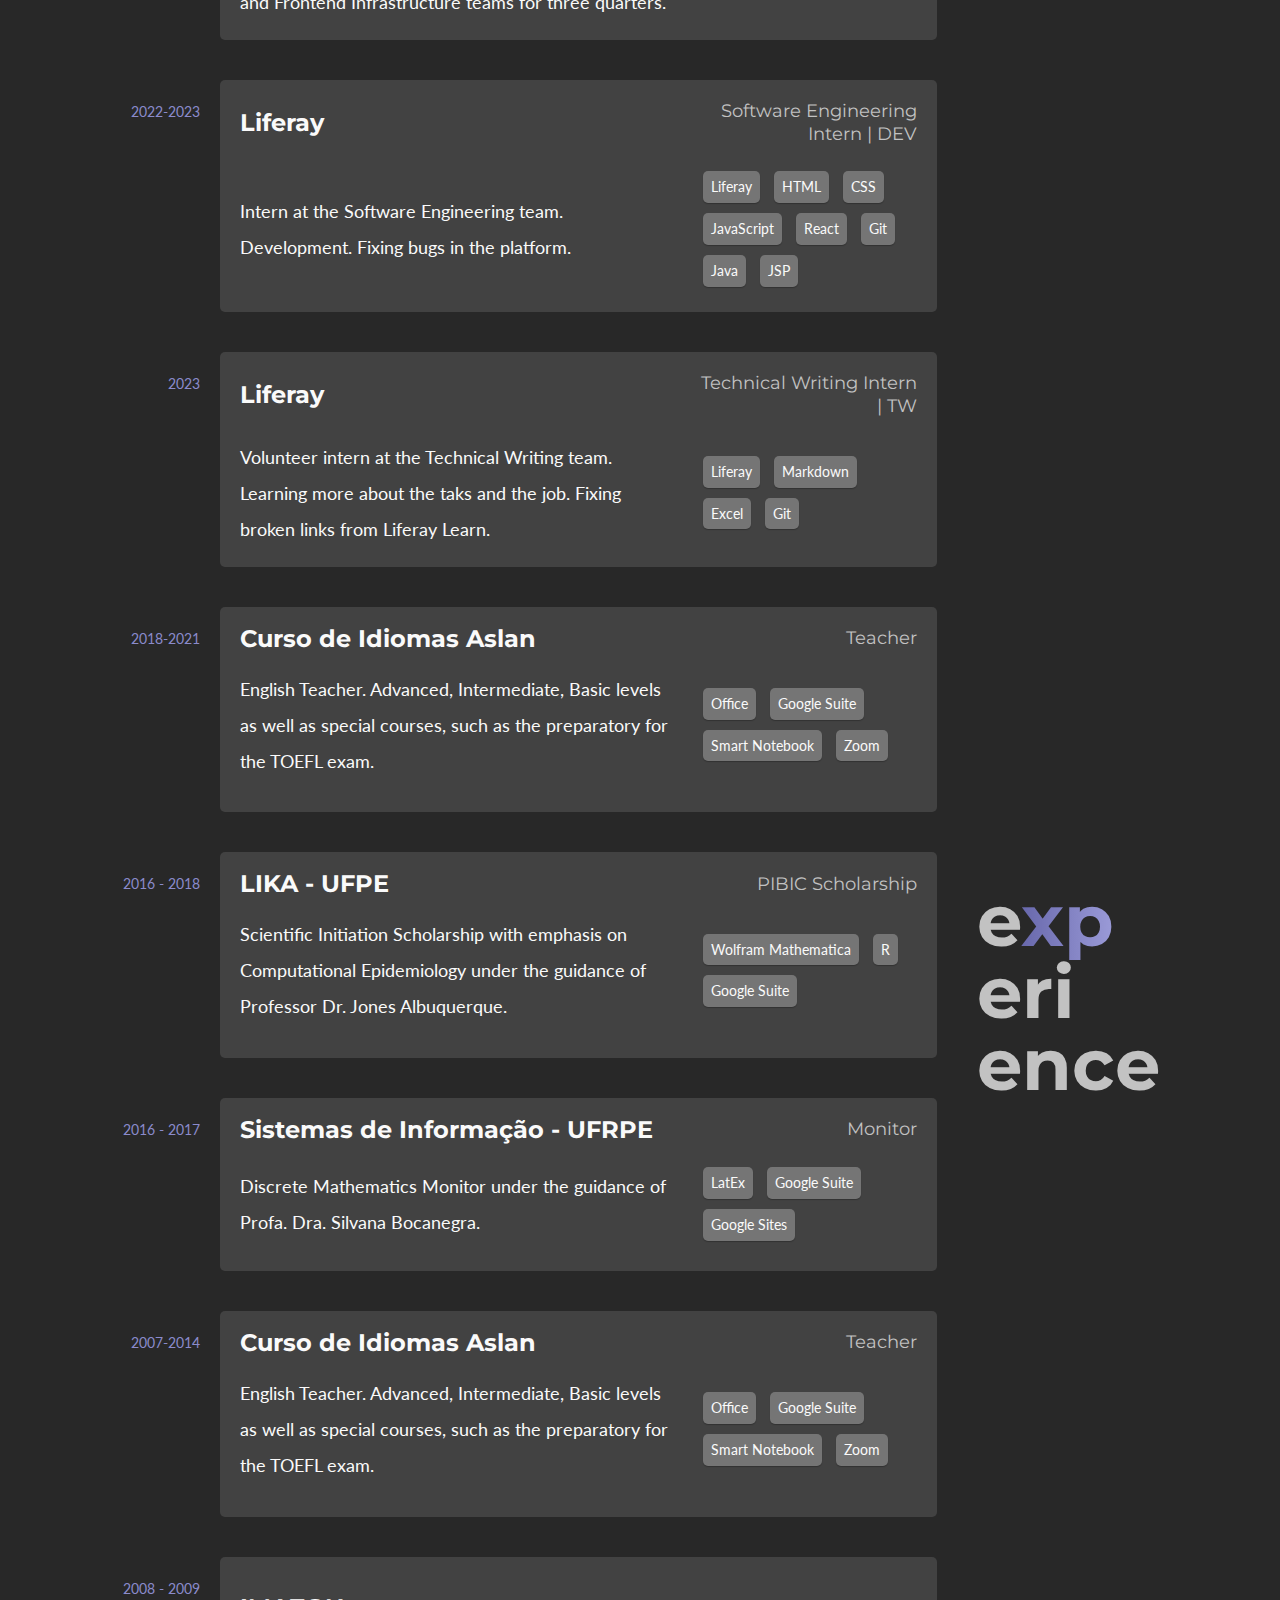
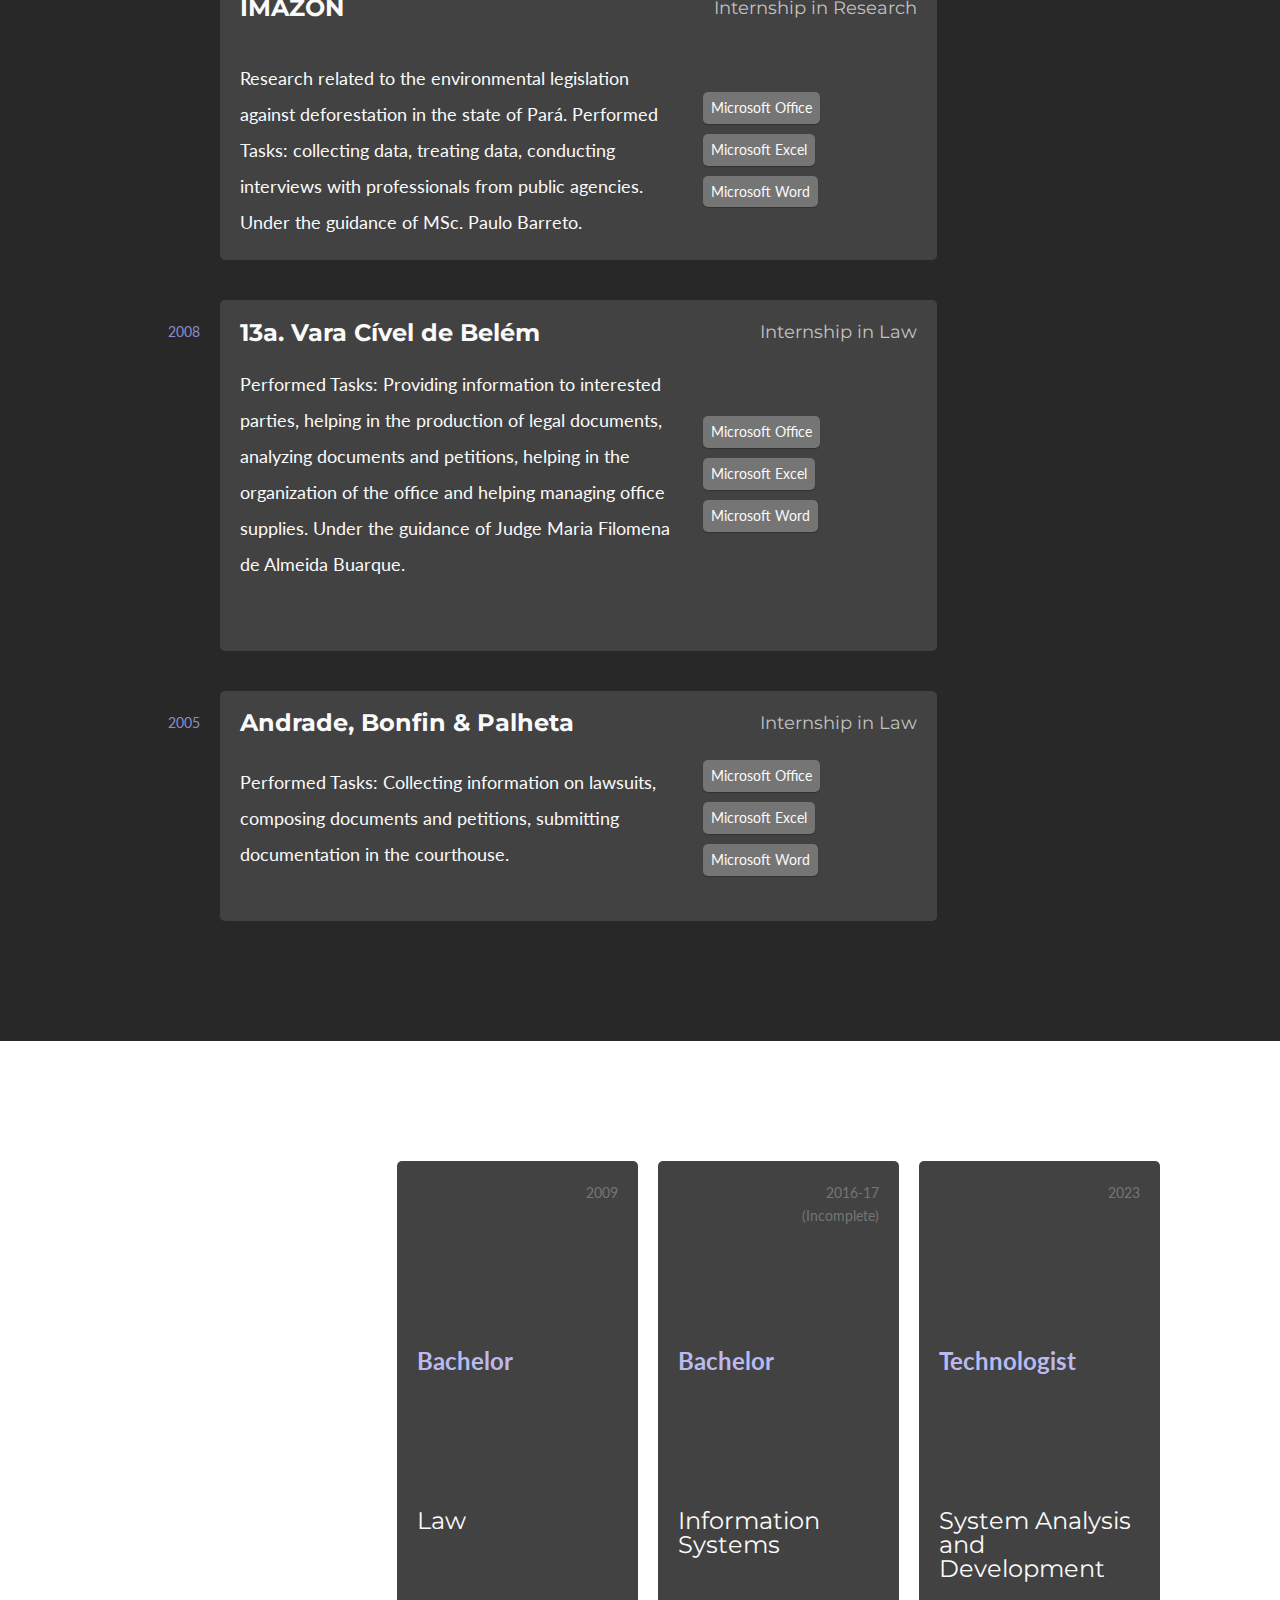
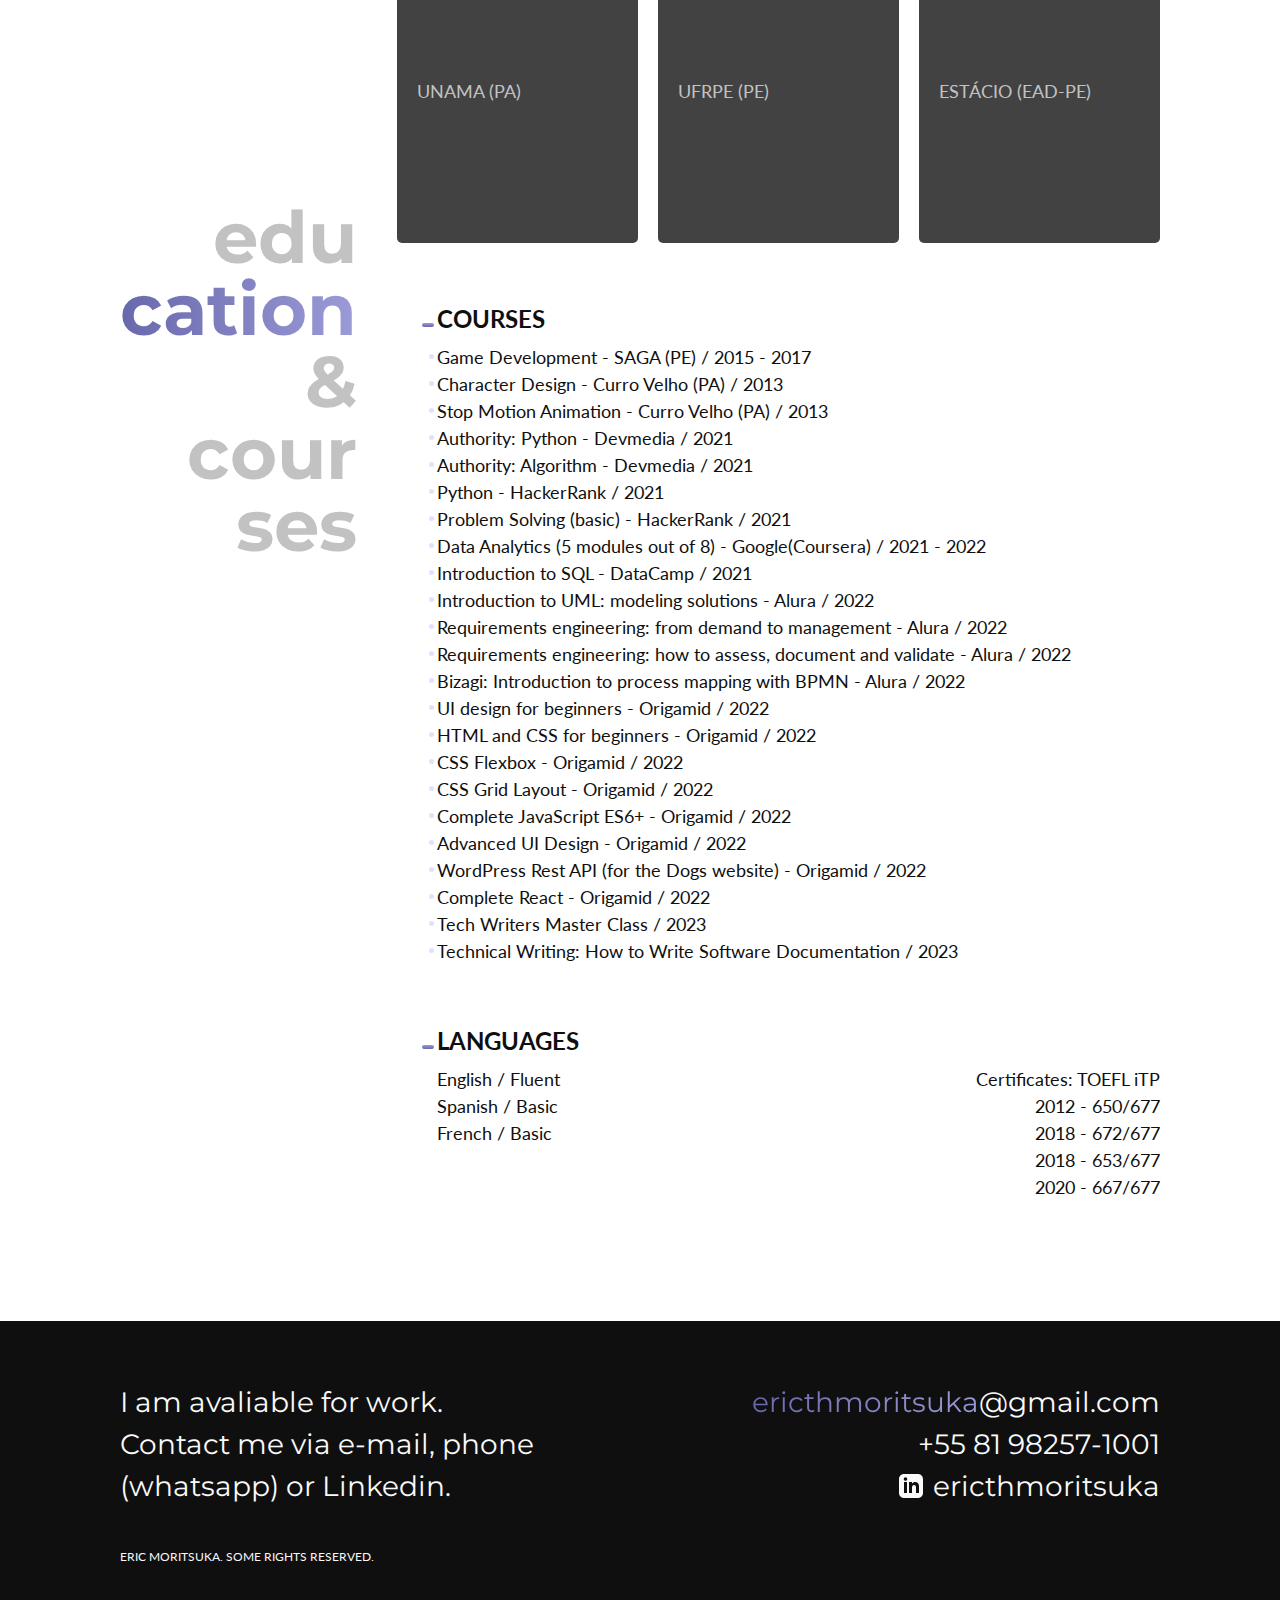
<file: indexEnglish.html>
<!DOCTYPE html>
<html lang="en-US">

<head>
  <meta charset="UTF-8">
  <meta name="viewport" content="width=device-width, initial-scale=1.0">
  <meta name="description" content="Front-End Developer based on Recife + Jaboatão dos Guararapes (PE)">
  <link rel="stylesheet" href="./css/style.css">
  <title>Eric Moritsuka: Desenvolvedor Front-End</title>
  <link rel="preconnect" href="https://fonts.googleapis.com">
  <link rel="preconnect" href="https://fonts.gstatic.com" crossorigin>
  <link href="https://fonts.googleapis.com/css2?family=Lato:wght@400;700&family=Montserrat:wght@400;700&display=swap" rel="stylesheet">
</head>

<body>
  <header class="header">
    <div class="atualizado">
      <p class="font-atualizacao cor-11">Last Updated in: March 5th, 2025</p>
    </div>

    <nav aria-label="principal">
      <ul class="menu font-2-s cor-10">
        <li><a href="#experienciaEN">Experience</a></li>
        <li><a href="#formacaoEN">Education</a></li>
        <li><a href="#contatoEN">Contact</a></li>
        <li><a href="./portifolioEnglish.html">Portifolio</a></li>
        <li><a href="./index.html">Em Português</a></li>
      </ul>
    </nav>
  </header>

  <main>
    <div class="perfil">
      <img class="foto" src="./img/perfil.jpg" alt="My photo. A nice guy wearing a yellow and back plaid shirt with a gray beanie. Glasses and Beard." width="222px" height="290px">
      <div class="introducao">
        <h1 class="nome font-grande cor-11">Eric <br>
          <span class="font-grande bold cor-11">Moritsuka</span>
        </h1>
        <div class="cargo">
          <h2 class="font-cargo cor-1">Technical Writer/Front-End Dev</h2>
        </div>
        <div class="localizacao">
          <img class="localizacao-icon" src="./img/gps.svg" alt="" width="24px" height="24px">
          <h3 class="localizacao-text font-2-xs cor-7">Recife - Jaboatão dos Guararapes - PE - Brazil</h3>
        </div>
      </div>

      <div class="sobre-mim">
         <p class="font-2-s cor-10">I started aiming at becoming a front-end developer, creating web applications and websites using <span class="bold">HTML, CSS, JavaScript and React.</span> However, I ended up becoming a Technical Writer and, nowadays, I write the documentation for many products, including APIs to access them using REST and GraphQL.
         I also have some knowledge on <span class="bold"">image editing and elements of game design.</span>
         I am always learning new things and trying to improve.</p>
      </div>
    </div>


    <div class=" habilidades">

            <div class="set-habilidades1">

              <h2 class="font-2-m cor-11">SKILLS</h2>
              <ul class="habilidades-lista1 font-2-s uppercase cor-11">
                <li>HTML</li>
                <li>CSS</li>
                <li>JAVASCRIPT</li>
                <li>REACT</li>
                <li>PYTHON</li>
              </ul>

              <div class="pontos-lista2">
                <div class="pontos-html">
                  <div class="pontoescuro"></div>
                  <div class="pontoescuro"></div>
                  <div class="pontoescuro"></div>
                  <div class="pontoescuro"></div>
                  <div class="pontoescuro"></div>
                  <div class="pontoescuro"></div>
                  <div class="pontoclaro"></div>
                  <div class="pontoclaro"></div>
                  <div class="pontoclaro"></div>
                  <div class="pontoclaro"></div>
                </div>
                <div class="pontos-css">
                  <div class="pontoescuro"></div>
                  <div class="pontoescuro"></div>
                  <div class="pontoescuro"></div>
                  <div class="pontoescuro"></div>
                  <div class="pontoescuro"></div>
                  <div class="pontoescuro"></div>
                  <div class="pontoclaro"></div>
                  <div class="pontoclaro"></div>
                  <div class="pontoclaro"></div>
                  <div class="pontoclaro"></div>
                </div>
                <div class="pontos-javascript">
                  <div class="pontoescuro"></div>
                  <div class="pontoescuro"></div>
                  <div class="pontoescuro"></div>
                  <div class="pontoescuro"></div>
                  <div class="pontoescuro"></div>
                  <div class="pontoclaro"></div>
                  <div class="pontoclaro"></div>
                  <div class="pontoclaro"></div>
                  <div class="pontoclaro"></div>
                  <div class="pontoclaro"></div>
                </div>
                <div class="pontos-react">
                  <div class="pontoescuro"></div>
                  <div class="pontoescuro"></div>
                  <div class="pontoescuro"></div>
                  <div class="pontoescuro"></div>
                  <div class="pontoclaro"></div>
                  <div class="pontoclaro"></div>
                  <div class="pontoclaro"></div>
                  <div class="pontoclaro"></div>
                  <div class="pontoclaro"></div>
                  <div class="pontoclaro"></div>
                </div>
                <div class="pontos-python">
                  <div class="pontoescuro"></div>
                  <div class="pontoescuro"></div>
                  <div class="pontoescuro"></div>
                  <div class="pontoescuro"></div>
                  <div class="pontoescuro"></div>
                  <div class="pontoescuro"></div>
                  <div class="pontoclaro"></div>
                  <div class="pontoclaro"></div>
                  <div class="pontoclaro"></div>
                  <div class="pontoclaro"></div>
                </div>
              </div>
            </div>


            <div class="set-habilidades2">
              <h2 class="font-2-m cor-11">SKILLS</h2>

              <ul class="habilidades-lista2 font-2-s uppercase cor-11">
                <li>SQL</li>
                <li>JAVA</li>
                <li>Markdown</li>
                <li>Git</li>
                <li>Adobe Suite</li>
              </ul>

              <div class="pontos-lista2">
               <div class="pontos-sql">
                 <div class="pontoescuro"></div>
                 <div class="pontoescuro"></div>
                 <div class="pontoescuro"></div>
                 <div class="pontoclaro"></div>
                 <div class="pontoclaro"></div>
                 <div class="pontoclaro"></div>
                 <div class="pontoclaro"></div>
                 <div class="pontoclaro"></div>
                 <div class="pontoclaro"></div>
                 <div class="pontoclaro"></div>
               </div>
               <div class="pontos-java">
                 <div class="pontoescuro"></div>
                 <div class="pontoescuro"></div>
                 <div class="pontoclaro"></div>
                 <div class="pontoclaro"></div>
                 <div class="pontoclaro"></div>
                 <div class="pontoclaro"></div>
                 <div class="pontoclaro"></div>
                 <div class="pontoclaro"></div>
                 <div class="pontoclaro"></div>
                 <div class="pontoclaro"></div>
               </div>
               <div class="pontos-markdown">
                 <div class="pontoescuro"></div>
                 <div class="pontoescuro"></div>
                 <div class="pontoescuro"></div>
                 <div class="pontoescuro"></div>
                 <div class="pontoescuro"></div>
                 <div class="pontoescuro"></div>
                 <div class="pontoclaro"></div>
                 <div class="pontoclaro"></div>
                 <div class="pontoclaro"></div>
                 <div class="pontoclaro"></div>
               </div>
               <div class="pontos-git">
                 <div class="pontoescuro"></div>
                 <div class="pontoescuro"></div>
                 <div class="pontoescuro"></div>
                 <div class="pontoescuro"></div>
                 <div class="pontoclaro"></div>
                 <div class="pontoclaro"></div>
                 <div class="pontoclaro"></div>
                 <div class="pontoclaro"></div>
                 <div class="pontoclaro"></div>
                 <div class="pontoclaro"></div>
               </div>
               <div class="pontos-adobe-suite">
                 <div class="pontoescuro"></div>
                 <div class="pontoescuro"></div>
                 <div class="pontoescuro"></div>
                 <div class="pontoescuro"></div>
                 <div class="pontoescuro"></div>
                 <div class="pontoescuro"></div>
                 <div class="pontoescuro"></div>
                 <div class="pontoclaro"></div>
                 <div class="pontoclaro"></div>
                 <div class="pontoclaro"></div>
               </div>
             </div>
           </div>

     </div>

  </main>

  <section class="experiencia" id="experienciaEN" aria-label="experiência">
    <div class="bg-exp">

      <div class="xp-bloco">
         <span class="xp-ano font-2-xs cor-1">
           <p>2025 (current)</p>
         </span>
         <div class="xp-principal">
           <h3 class="xp-lugar font-1-m bold cor-1">Liferay</h3>
           <span class="xp-cargo font-1-s cor-4">Technical Writer | Enablement</span>
           <p class="xp-descricao font-2-s cor-1">Technical Writer responsible for the documentation of the following teams: Content Management, Page Management, and Site Management.</p>
           <ul class="xp-lista font-2-xs cor-1">
             <li>Liferay</li>
             <li>HTML</li>
             <li>CSS</li>
             <li>JavaScript</li>
             <li>React</li>
             <li>Git</li>
             <li>Java</li>
             <li>Markdown</li>
           </ul>
         </div>
       </div>

      <div class="xp-bloco">
         <span class="xp-ano font-2-xs cor-1">
           <p>2023-2024</p>
         </span>
         <div class="xp-principal">
           <h3 class="xp-lugar font-1-m bold cor-1">Liferay</h3>
           <span class="xp-cargo font-1-s cor-4">Associate Technical Writer | Enablement</span>
           <p class="xp-descricao font-2-s cor-1">Technical Writer responsible for the documentation of the following teams: Content Management, Page Management, and Site Management. I was also responsible for the documentation for the Headless and Frontend Infrastructure teams for three quarters. </p>
           <ul class="xp-lista font-2-xs cor-1">
             <li>Liferay</li>
             <li>HTML</li>
             <li>CSS</li>
             <li>JavaScript</li>
             <li>React</li>
             <li>Git</li>
             <li>Java</li>
             <li>Markdown</li>
           </ul>
         </div>
       </div>

      <div class="xp-bloco">
        <span class="xp-ano font-2-xs cor-1">
          <p>2022-2023</p>
        </span>
        <div class="xp-principal">
          <h3 class="xp-lugar font-1-m bold cor-1">Liferay</h3>
          <span class="xp-cargo font-1-s cor-4">Software Engineering Intern | DEV</span>
          <p class="xp-descricao font-2-s cor-1">Intern at the Software Engineering team. Development. Fixing bugs in the platform.</p>
          <ul class="xp-lista font-2-xs cor-1">
            <li>Liferay</li>
            <li>HTML</li>
            <li>CSS</li>
            <li>JavaScript</li>
            <li>React</li>
            <li>Git</li>
            <li>Java</li>
            <li>JSP</li>
          </ul>
        </div>
      </div>

      <div class="xp-bloco">
        <span class="xp-ano font-2-xs cor-1">
          <p>2023</p>
        </span>
        <div class="xp-principal">
          <h3 class="xp-lugar font-1-m bold cor-1">Liferay</h3>
          <span class="xp-cargo font-1-s cor-4">Technical Writing Intern | TW</span>
          <p class="xp-descricao font-2-s cor-1">Volunteer intern at the Technical Writing team. Learning more about the taks and the job. Fixing broken links from Liferay Learn.</p>
          <ul class="xp-lista font-2-xs cor-1">
            <li>Liferay</li>
            <li>Markdown</li>
            <li>Excel</li>
            <li>Git</li>
          </ul>
        </div>
      </div>

      <div class="xp-bloco">
        <span class="xp-ano font-2-xs cor-1">
          <p>2018-2021</p>
        </span>
        <div class="xp-principal">
          <h3 class="xp-lugar font-1-m bold cor-1">Curso de Idiomas Aslan</h3>
          <span class="xp-cargo font-1-s cor-4">Teacher</span>
          <p class="xp-descricao font-2-s cor-1">English Teacher. Advanced, Intermediate, Basic levels as well as special courses, such as the preparatory for the TOEFL exam.</p>
          <ul class="xp-lista font-2-xs cor-1">
            <li>Office</li>
            <li>Google Suite</li>
            <li>Smart Notebook</li>
            <li>Zoom</li>
          </ul>
        </div>
      </div>

      <div class="xp-bloco">
        <span class="xp-ano font-2-xs cor-1">
          <p>2016 - 2018</p>
        </span>
        <div class="xp-principal">
          <h3 class="xp-lugar font-1-m bold cor-1">LIKA - UFPE</h3>
          <span class="xp-cargo font-1-s cor-4">PIBIC Scholarship</span>
          <p class="xp-descricao font-2-s cor-1">Scientific Initiation Scholarship with emphasis on Computational Epidemiology under the guidance of Professor Dr. Jones Albuquerque.</p>
          <ul class="xp-lista font-2-xs cor-1">
            <li>Wolfram Mathematica</li>
            <li>R</li>
            <li>Google Suite</li>
          </ul>
        </div>
      </div>

      <div class="xp-bloco">
        <span class="xp-ano font-2-xs cor-1">
          <p>2016 - 2017</p>
        </span>
        <div class="xp-principal">
          <h3 class="xp-lugar font-1-m bold cor-1">Sistemas de Informação - UFRPE</h3>
          <span class="xp-cargo font-1-s cor-4">Monitor</span>
          <p class="xp-descricao font-2-s cor-1">Discrete Mathematics Monitor under the guidance of Profa. Dra. Silvana Bocanegra.</p>
          <ul class="xp-lista font-2-xs cor-1">
            <li>LatEx</li>
            <li>Google Suite</li>
            <li>Google Sites</li>
          </ul>
        </div>
      </div>

      <div class="xp-bloco">
        <span class="xp-ano font-2-xs cor-1">
          <p>2007-2014</p>
        </span>
        <div class="xp-principal">
          <h3 class="xp-lugar font-1-m bold cor-1">Curso de Idiomas Aslan</h3>
          <span class="xp-cargo font-1-s cor-4">Teacher</span>
          <p class="xp-descricao font-2-s cor-1">English Teacher. Advanced, Intermediate, Basic levels as well as special courses, such as the preparatory for the TOEFL exam.</p>
          <ul class="xp-lista font-2-xs cor-1">
            <li>Office</li>
            <li>Google Suite</li>
            <li>Smart Notebook</li>
            <li>Zoom</li>
          </ul>
        </div>
      </div>

      <div class="xp-bloco">
        <span class="xp-ano font-2-xs cor-1">
          <p>2008 - 2009</p>
        </span>
        <div class="xp-principal">
          <h3 class="xp-lugar font-1-m bold cor-1">IMAZON</h3>
          <span class="xp-cargo font-1-s cor-4">Internship in Research</span>
          <p class="xp-descricao font-2-s cor-1">Research related to the environmental legislation against deforestation in the state of Pará. Performed Tasks: collecting data, treating data, conducting interviews  with professionals from public agencies. Under the guidance of MSc. Paulo Barreto.</p>
          <ul class="xp-lista font-2-xs cor-1">
            <li>Microsoft Office</li>
            <li>Microsoft Excel</li>
            <li>Microsoft Word</li>
          </ul>
        </div>
      </div>

      <div class="xp-bloco">
        <span class="xp-ano font-2-xs cor-1">
          <p>2008</p>
        </span>
        <div class="xp-principal">
          <h3 class="xp-lugar font-1-m bold cor-1">13a. Vara Cível de Belém</h3>
          <span class="xp-cargo font-1-s cor-4">Internship in Law</span>
          <p class="xp-descricao font-2-s cor-1">Performed Tasks: Providing information to interested parties, helping in the production of legal documents, analyzing documents and petitions, helping in the organization of the office and helping managing office supplies. Under the guidance of Judge Maria Filomena de Almeida Buarque.</p>
          <ul class="xp-lista font-2-xs cor-1">
            <li>Microsoft Office</li>
            <li>Microsoft Excel</li>
            <li>Microsoft Word</li>
          </ul>
        </div>
      </div>

      <div class="xp-bloco">
        <span class="xp-ano font-2-xs cor-1">
          <p>2005</p>
        </span>
        <div class="xp-principal">
          <h3 class="xp-lugar font-1-m bold cor-1">Andrade, Bonfin & Palheta</h3>
          <span class="xp-cargo font-1-s cor-4">Internship in Law</span>
          <p class="xp-descricao font-2-s cor-1">Performed Tasks: Collecting information on lawsuits, composing documents and petitions, submitting documentation in the courthouse.</p>
          <ul class="xp-lista font-2-xs cor-1">
            <li>Microsoft Office</li>
            <li>Microsoft Excel</li>
            <li>Microsoft Word</li>
          </ul>
        </div>
      </div>

    </div>
    <div class="subtitulo-exp-bg font-grande bold cor-8">
      <h2 class="subtitulo-exp font-grande bold cor-4">e<span class="roxo">xp</span><br>eri<br>ence</h2>
    </div>
    <div class="subtitulo-exp-alt-bg font-grande bold cor-8">
      <h2 class="subtitulo-exp-alt font-grande bold cor-8">E<span class="roxo">xp</span>erience</h2>
    </div>
  </section>

  <section class="formacao" id="formacaoEN" aria-label="formação">
    <div class="bg-form">
      <h2 class="subtitulo-form-alt font-grande bold cor-4">Edu<span class="roxo">cation</span> & Courses</h2>
      <div class="subtitulo-form">
        <h2 class="subtitulo-form font-grande bold cor-4">edu<br><span class="roxo">cation</span><br>&<br>cour<br>ses</h2>
      </div>
      <div class="graduacoes">
        <div class="graduacao">
          <p class="ano font-2-xs cor-7">2009</p>
          <h2 class="titulo font-2-m cor-6">Bachelor</h2>
          <span class="curso font-1-m cor-1">Law</span>
          <span class="instituicao font-2-s uppercase cor-4">UNAMA (PA)</span>
        </div>
        <div class="graduacao">
          <p class="ano font-2-xs cor-7">2016-17<br>(Incomplete)</p>
          <h2 class="titulo font-2-m cor-6">Bachelor</h2>
          <span class="curso font-1-m cor-1">Information Systems</span>
          <span class="instituicao font-2-s uppercase cor-4">UFRPE (PE)</span>
        </div>
        <div class="graduacao">
          <p class="ano font-2-xs cor-7">2023<br></p>
          <h2 class="titulo font-2-m cor-6">Technologist</h2>
          <span class="curso font-1-m cor-1">System Analysis and Development</span>
          <span class="instituicao font-2-s uppercase cor-4">Estácio (EAD-PE)</span>
        </div>
      </div>
      <div class="cursos">
        <h2 class="font-2-m cor-11 uppercase">COURSES</h2>
        <ul class="lista-de-cursos font-2-s cor-11">
          <li>Game Development - SAGA (PE) / 2015 - 2017</li>
          <li>Character Design - Curro Velho (PA) / 2013</li>
          <li>Stop Motion Animation - Curro Velho (PA) / 2013</li>
          <li><a href="https://www.devmedia.com.br/certificado/tecnologia/python/eric-moritsuka" target="_blank">Authority: Python - Devmedia / 2021</a></li>
          <li><a href="https://www.devmedia.com.br/certificado/tecnologia/algoritmo/eric-moritsuka" target="_blank">Authority: Algorithm - Devmedia / 2021</a></li>
          <li><a href="https://www.hackerrank.com/certificates/67894e29dd59" target="_blank">Python - HackerRank / 2021</a></li>
          <li><a href="https://www.hackerrank.com/certificates/2f1220c38294" target="_blank">Problem Solving (basic) - HackerRank / 2021</a></li>
          <li><a href="https://www.coursera.org/account/accomplishments/certificate/F9XRFVX9BEBC" target="_blank">Data Analytics (5 modules out of 8) - Google(Coursera) / 2021 - 2022</a></li>
          <li><a href="https://www.datacamp.com/statement-of-accomplishment/course/b45fc37746d5d8920f5b99315691a5b17791733e" target="_blank">Introduction to SQL - DataCamp / 2021</a></li>
          <li>Introduction to UML: modeling solutions - Alura / 2022</li>
          <li>Requirements engineering: from demand to management - Alura / 2022</li>
          <li>Requirements engineering: how to assess, document and validate - Alura / 2022</li>
          <li>Bizagi: Introduction to process mapping with BPMN - Alura / 2022</li>
          <li><a href="https://www.origamid.com/certificate/41316e82/" target="_blank">UI design for beginners - Origamid / 2022</a></li>
          <li><a href="https://www.origamid.com/certificate/292abf62/" target="_blank">HTML and CSS for beginners - Origamid / 2022</a></li>
          <li><a href="https://www.origamid.com/certificate/9c1b8e6f/" target="_blank">CSS Flexbox - Origamid / 2022</a></li>
          <li><a href="https://www.origamid.com/certificate/12fab935/" target="_blank">CSS Grid Layout - Origamid / 2022</a></li>
          <li><a href="https://www.origamid.com/certificate/a7b2faea/" target="_blank">Complete JavaScript ES6+ - Origamid / 2022</a></li>
          <li><a href="https://www.origamid.com/certificate/0de3feba/" target="_blank">Advanced UI Design - Origamid / 2022</a></li>
          <li><a href="https://www.origamid.com/certificate/d2c933d1/" target="_blank">WordPress Rest API (for the Dogs website) - Origamid / 2022</a></li>
          <li><a href="https://www.origamid.com/certificate/6c1ea652/" target="_blank">Complete React - Origamid / 2022</a></li>
          <li><a href="https://www.udemy.com/certificate/UC-70429b6f-4da7-4213-8542-2ce5e3f04a31/" target="_blank">Tech Writers Master Class / 2023</a></li>
          <li><a href="https://www.udemy.com/certificate/UC-1adb3b00-8804-4838-a0e2-f9424a11dcf6/" target="_blank">Technical Writing: How to Write Software Documentation / 2023</a></li>

        </ul>
        <!-- <ul class="lista-de-cursos font-2-s cor-11">
          <li>Desenvolvimento de Jogos Digitais</li>
          <li>Desenho de Personagem</li>
          <li>Animação em Stop Motion</li>
          <li><a href="https://www.devmedia.com.br/certificado/tecnologia/python/eric-moritsuka">Autoridade: Python</a></li>
          <li><a href="https://www.devmedia.com.br/certificado/tecnologia/algoritmo/eric-moritsuka">Autoridade: Algoritmo</a></li>
          <li><a href="https://www.hackerrank.com/certificates/67894e29dd59">Python</a></li>
          <li><a href="https://www.hackerrank.com/certificates/2f1220c38294">Problem Solving (basic)</a></li>
          <li><a href="https://www.coursera.org/account/accomplishments/certificate/F9XRFVX9BEBC">Data Analytics (5 módulos de 8)</a></li>
          <li><a href="https://www.datacamp.com/statement-of-accomplishment/course/b45fc37746d5d8920f5b99315691a5b17791733e">Introdution to SQL</a></li>
          <li>UML introdução: modelagem de soluções</li>
          <li>Engenharia de requisitos: da demanda ao gerenciamento</li>
          <li>Engenharia de requisitos: como levantar, documentar e validar</li>
          <li>Bizagi: Introdução ao mapeamento de processos com BPMN</li>
          <li><a href="https://www.origamid.com/certificate/41316e82/">UI design para Iniciantes</a></li>
          <li><a href="https://www.origamid.com/certificate/292abf62/">HTML e CSS para Iniciantes</a></li>
          <li><a href="https://www.origamid.com/certificate/9c1b8e6f/">CSS Flexbox</a></li>
          <li><a href="https://www.origamid.com/certificate/12fab935/">CSS Grid Layout</a></li>
          <li><a href="https://www.origamid.com/certificate/a7b2faea/">JavaScript Completo ES6+</a></li>
        </ul> -->
        <!-- <ul class="lista-de-cursos-comp font-2-s cor-11">
          <li>SAGA (PE) / 2015 - 2017</li>
          <li>Curro Velho (PA) / 2013</li>
          <li>Curro Velho (PA) / 2013</li>
          <li>Devmedia / 2021</li>
          <li>Devmedia / 2021</li>
          <li>HackerRank / 2021</li>
          <li>HackerRank / 2021</li>
          <li>Google(Coursera) / 2021 - 2022</li>
          <li>DataCamp / 2021</li>
          <li>Alura / 2022</li>
          <li>Alura / 2022</li>
          <li>Alura / 2022</li>
          <li>Alura / 2022</li>
          <li>Origamid / 2022</li>
          <li>Origamid / 2022</li>
          <li>Origamid / 2022</li>
          <li>Origamid / 2022</li>
          <li>Origamid / 2022</li>
        </ul>
        <ul class="lista-de-cursos-alt font-2-s cor-11">
          <li><span class="cor-p6">Desenvolvimento de Jogos Digitais</span> - SAGA(PE) / 2015-2017</li>
          <li><span class="cor-p6">Desenho de Personagem</span> - Curro Velho (2013)</li>
          <li><span class="cor-p6">Animação em Stop Motion</span> - Curro Velho (2013)</li>
          <li><span class="cor-p6"><a href="https://www.devmedia.com.br/certificado/tecnologia/python/eric-moritsuka">Certificado de Autoridade: Python</span> - Devmedia (2021)</a></li>
          <li><span class="cor-p6"><a href="https://www.devmedia.com.br/certificado/tecnologia/algoritmo/eric-moritsuka">Certificado de Autoridade: Algoritmo</span> - Devmedia (2021)</a></li>
          <li><span class="cor-p6"><a href="https://www.hackerrank.com/certificates/67894e29dd59">Python</span> - HackerRank (2021)</a></li>
          <li><span class="cor-p6"><a href="https://www.hackerrank.com/certificates/2f1220c38294">Problem Solving (Basic)</span> - HackerRank (2021)</a></li>
          <li><span class="cor-p6"><a href="https://www.coursera.org/account/accomplishments/certificate/F9XRFVX9BEBC">Data Analytics (5 módulos de 8)</span> - Google(Coursera) (2021-22)</a></li>
          <li><span class="cor-p6"><a href="https://www.datacamp.com/statement-of-accomplishment/course/b45fc37746d5d8920f5b99315691a5b17791733e">Introdution to SQL</span> - DataCamp (2021)</a></li>
          <li><span class="cor-p6"><a href="https://www.origamid.com/certificate/41316e82/">UI design para Iniciantes</span> - Origamid (2022)</a></li>
          <li><span class="cor-p6"><a href="https://www.origamid.com/certificate/292abf62/">HTML e CSS para Iniciantes</span> - Origamid (2022)</a></li>
          <li><span class="cor-p6"><a href="https://www.origamid.com/certificate/9c1b8e6f/">CSS Flexbox</span> - Origamid (2022)</a></li>
          <li><span class="cor-p6"><a href="https://www.origamid.com/certificate/12fab935/">CSS Grid Layout</span> - Origamid (2022)</a></li>
        </ul> -->
      </div>
      <div class="linguas">
        <h2 class="font-2-m cor-11 uppercase">LANGUAGES</h2>
        <ul class="lista-de-linguas font-2-s cor-11">
          <li>English / Fluent</li>
          <li>Spanish / Basic</li>
          <li>French / Basic</li>
        </ul>
        <ul class="lista-de-linguas-comp font-2-s cor-11">
          <p>Certificates: TOEFL iTP</p>
          <li>2012 - 650/677</li>
          <li>2018 - 672/677</li>
          <li>2018 - 653/677</li>
          <li>2020 - 667/677</li>
        </ul>
      </div>
    </div>

  </section>

  <footer class="rodape" id="contatoEN" aria-label="contato">
    <div class="bg-rodape">
      <p class="texto-rodape font-2-l cor-1">I am avaliable for work.<br>Contact me via e-mail, phone (whatsapp) or Linkedin.</p>
      <ul class="lista-rodape font-2-l cor-1">
        <li class="email"><a href="mailto:ericthmoritsuka@gmail.com"><span class="roxo">ericthmoritsuka</span>@gmail.com</a></li>
        <li class="telefone"><a href="tel:+5581982571001">+55 81 98257-1001</a></li>
        <li>
          <div class="linkedin">
            <img src="./img/linkedin.svg" alt="" width="24px" height="24px">
            <a href="https://www.linkedin.com/in/ericthmoritsuka/">
              <p>ericthmoritsuka</p>
            </a>
          </div>
        </li>
      </ul>

      <p class="copyright font-atualizacao cor-1">Eric Moritsuka. Some rights reserved.</p>
    </div>
  </footer>


</body>

</html>
</file>
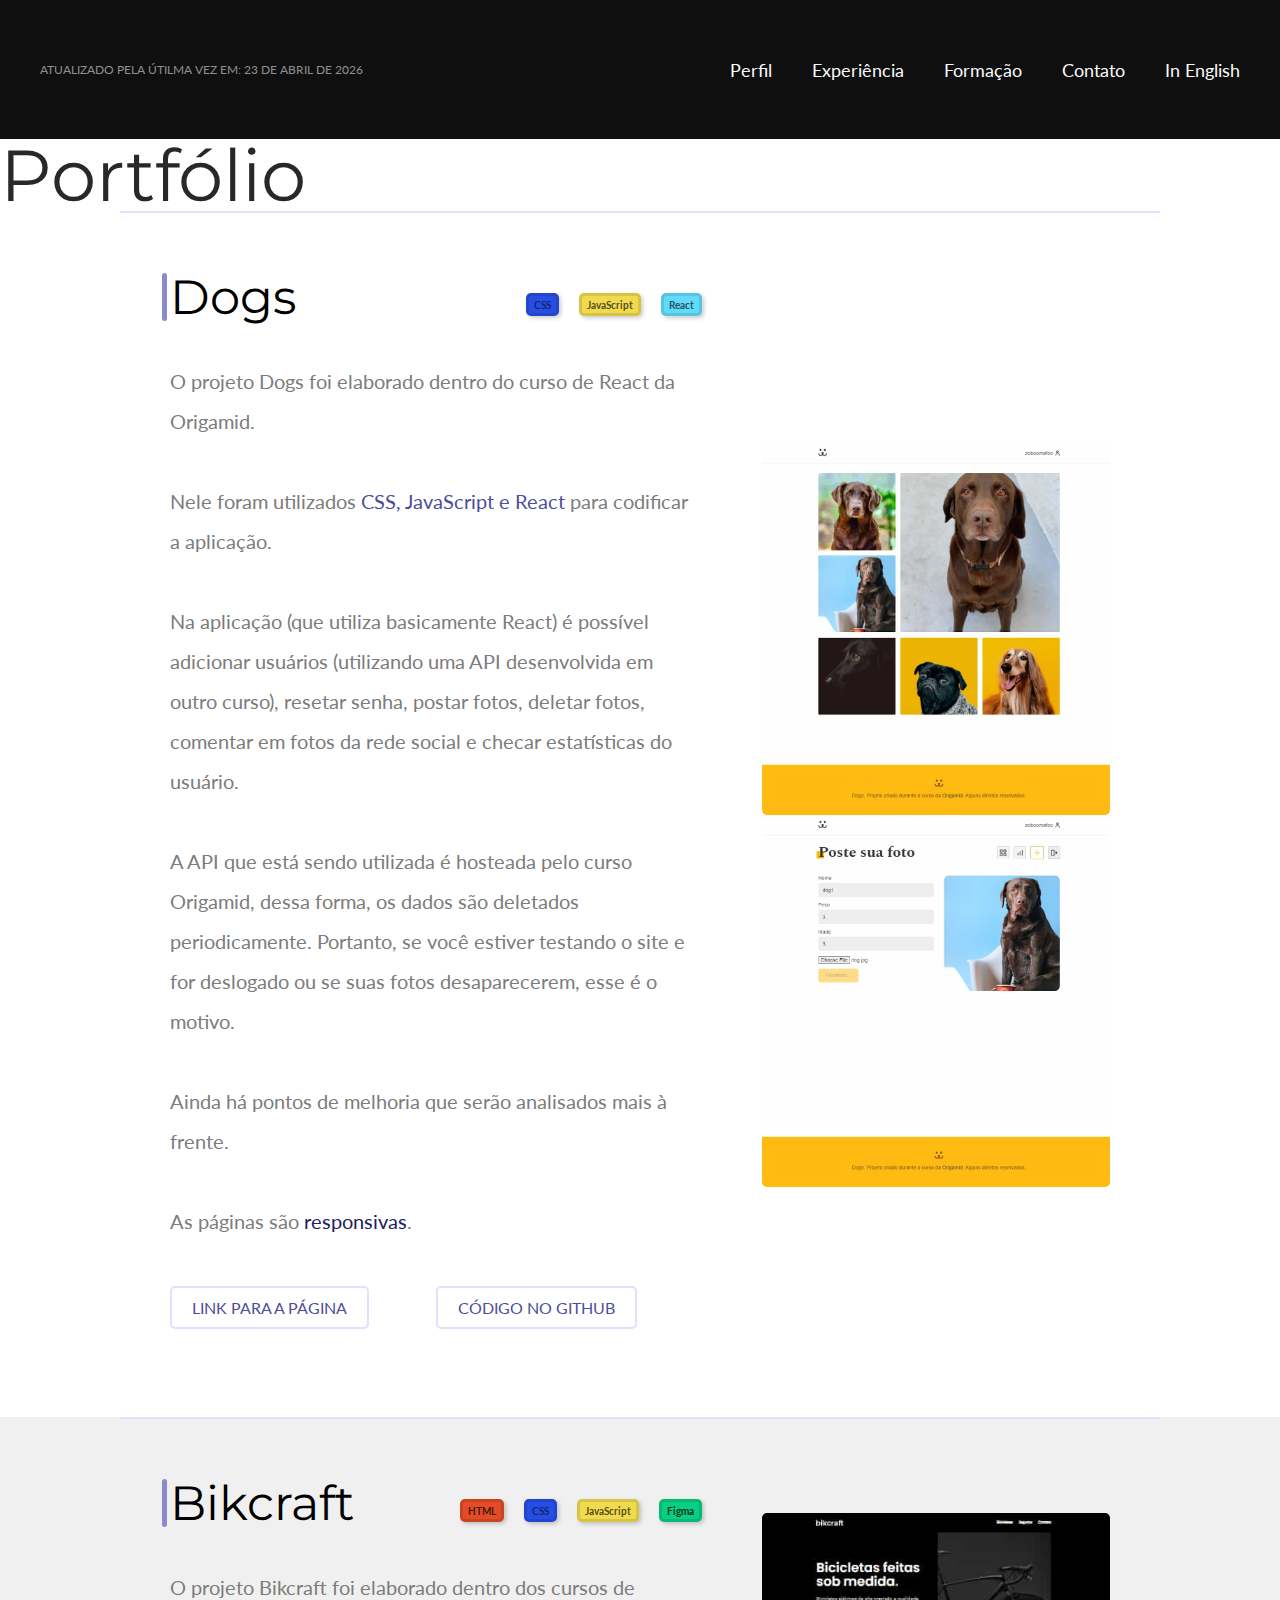
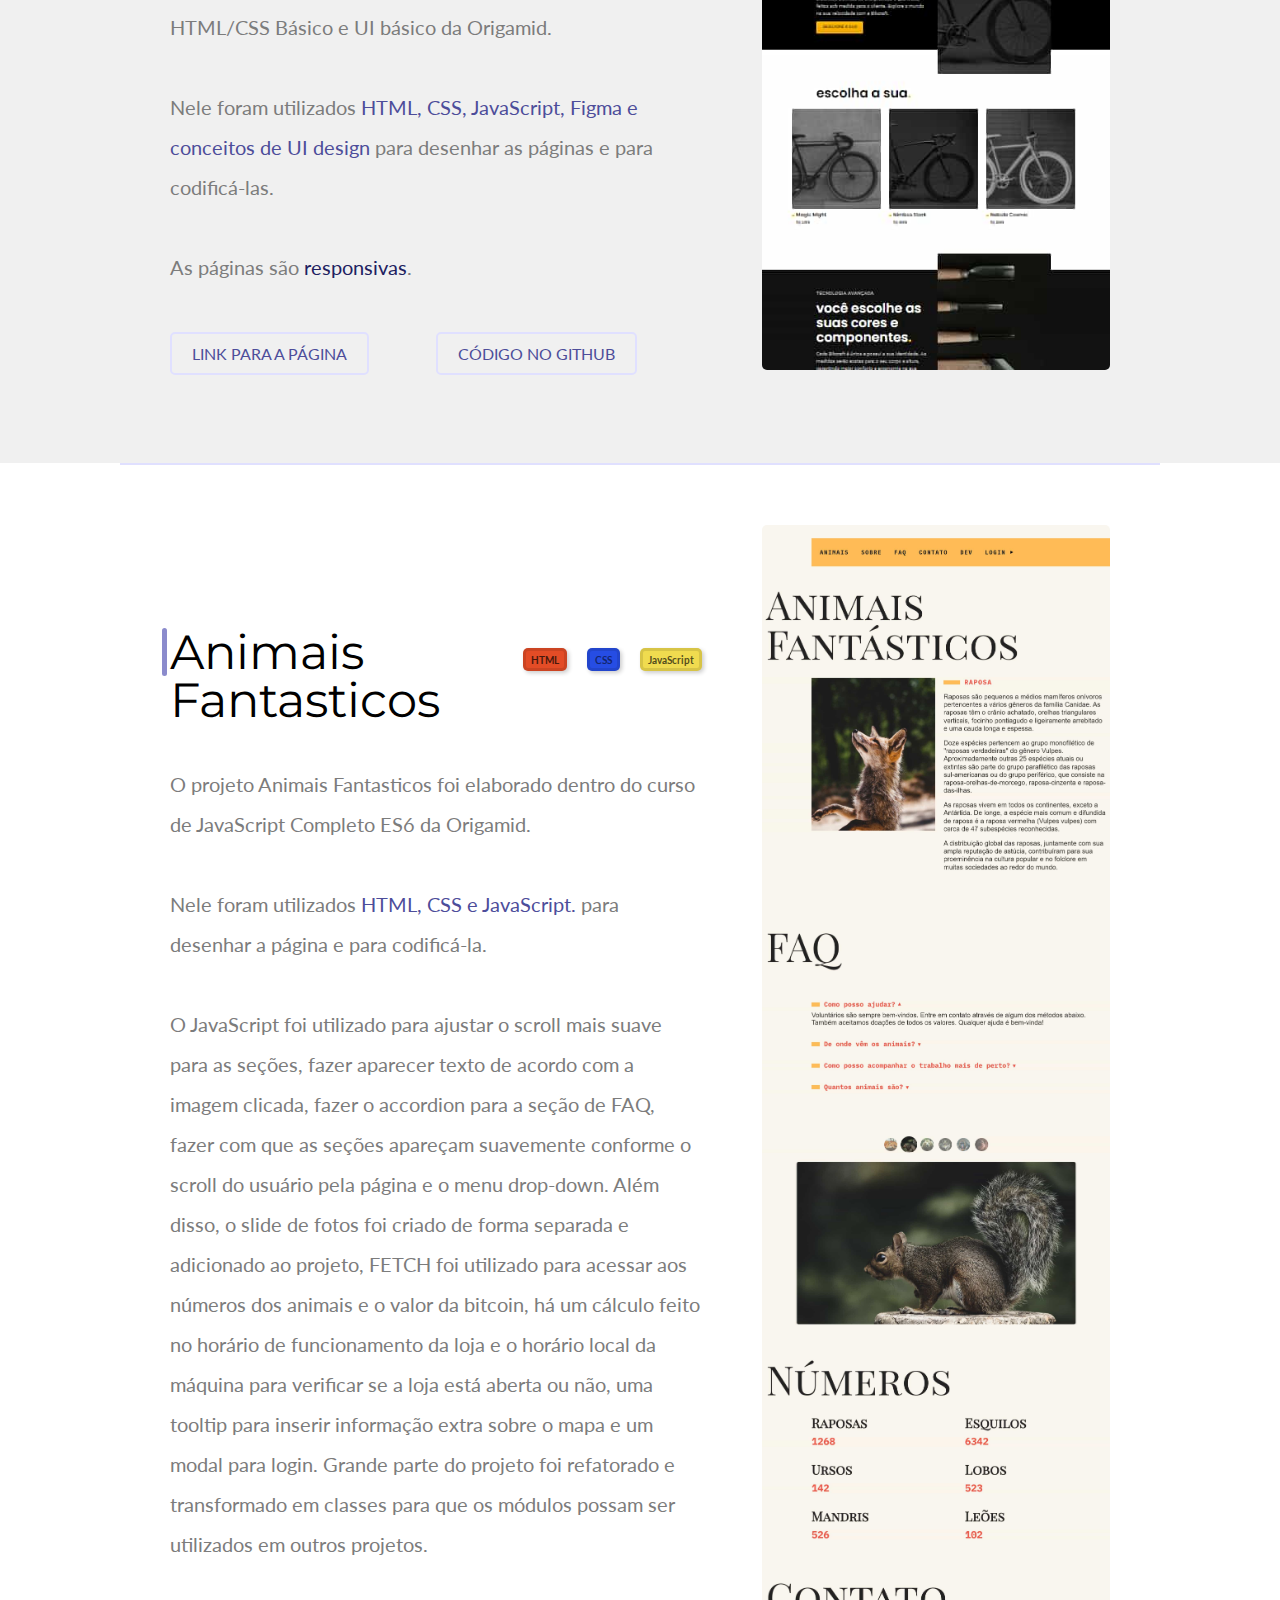
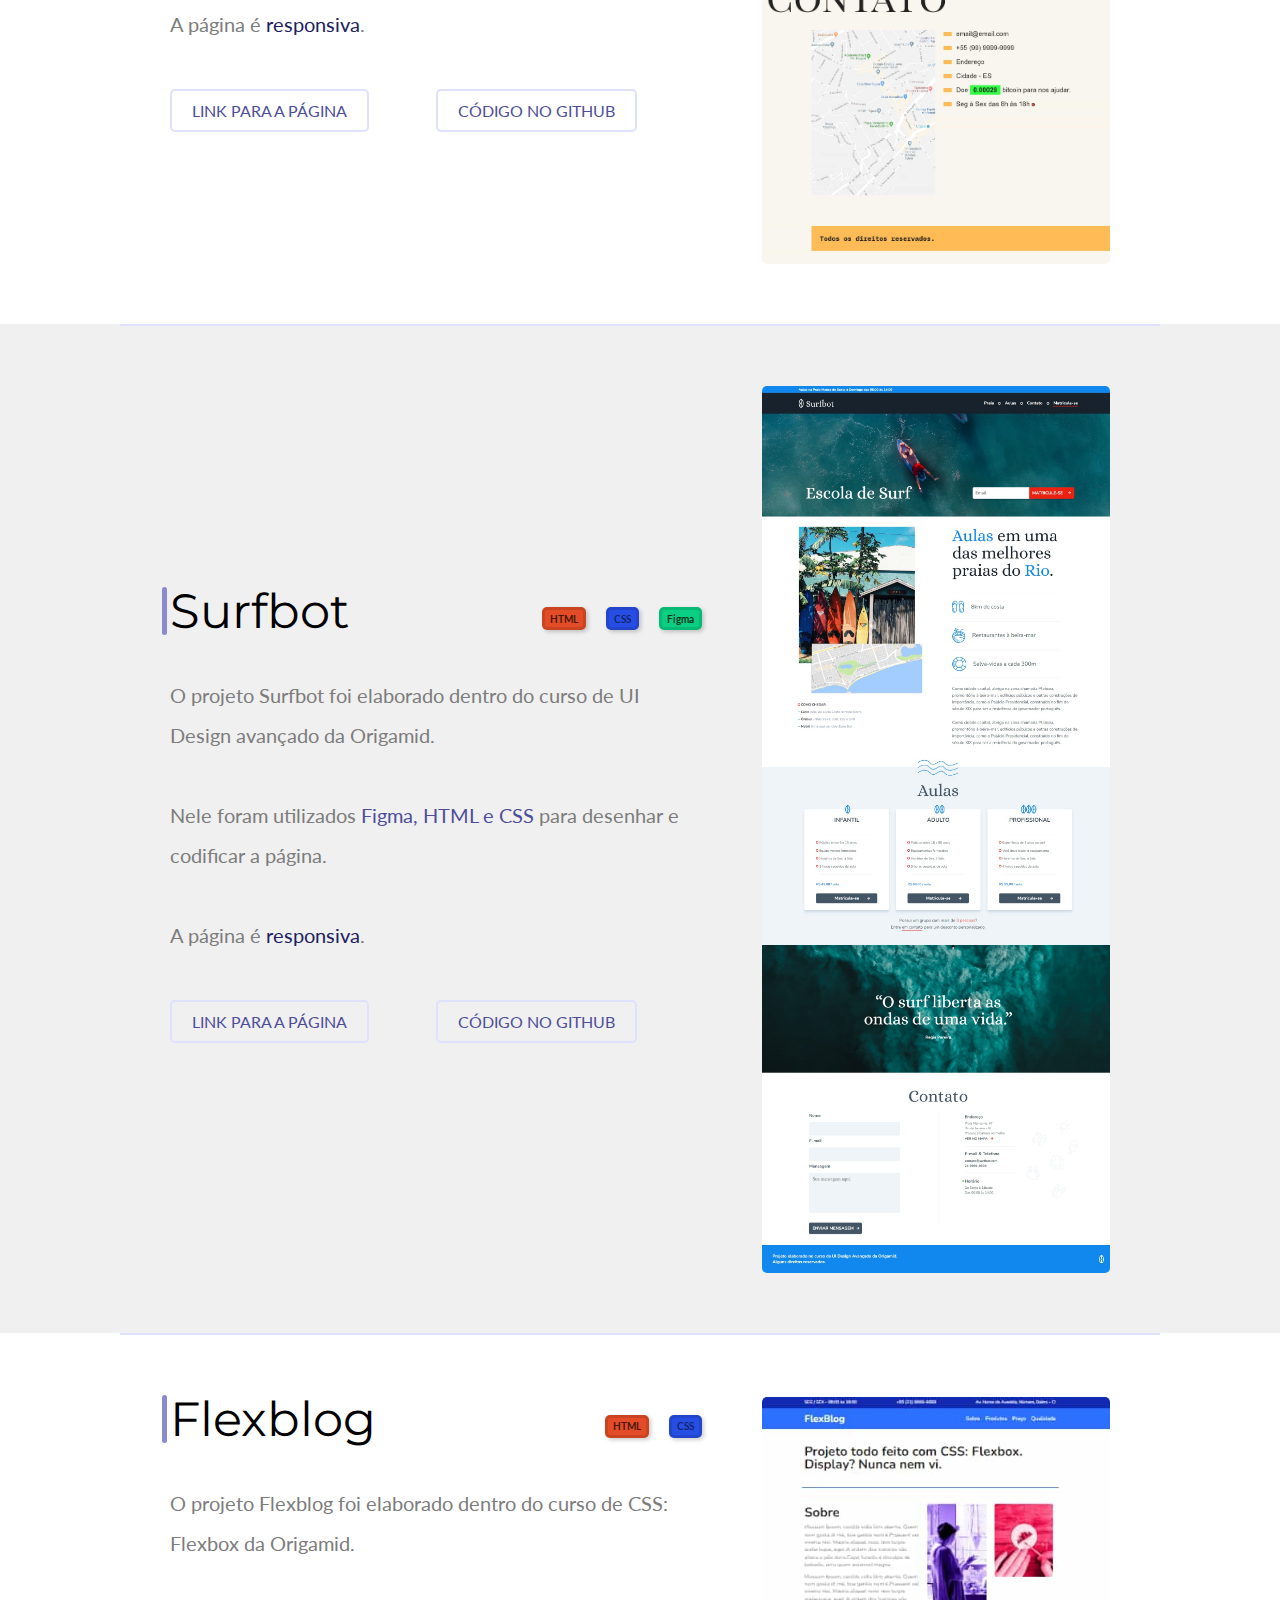
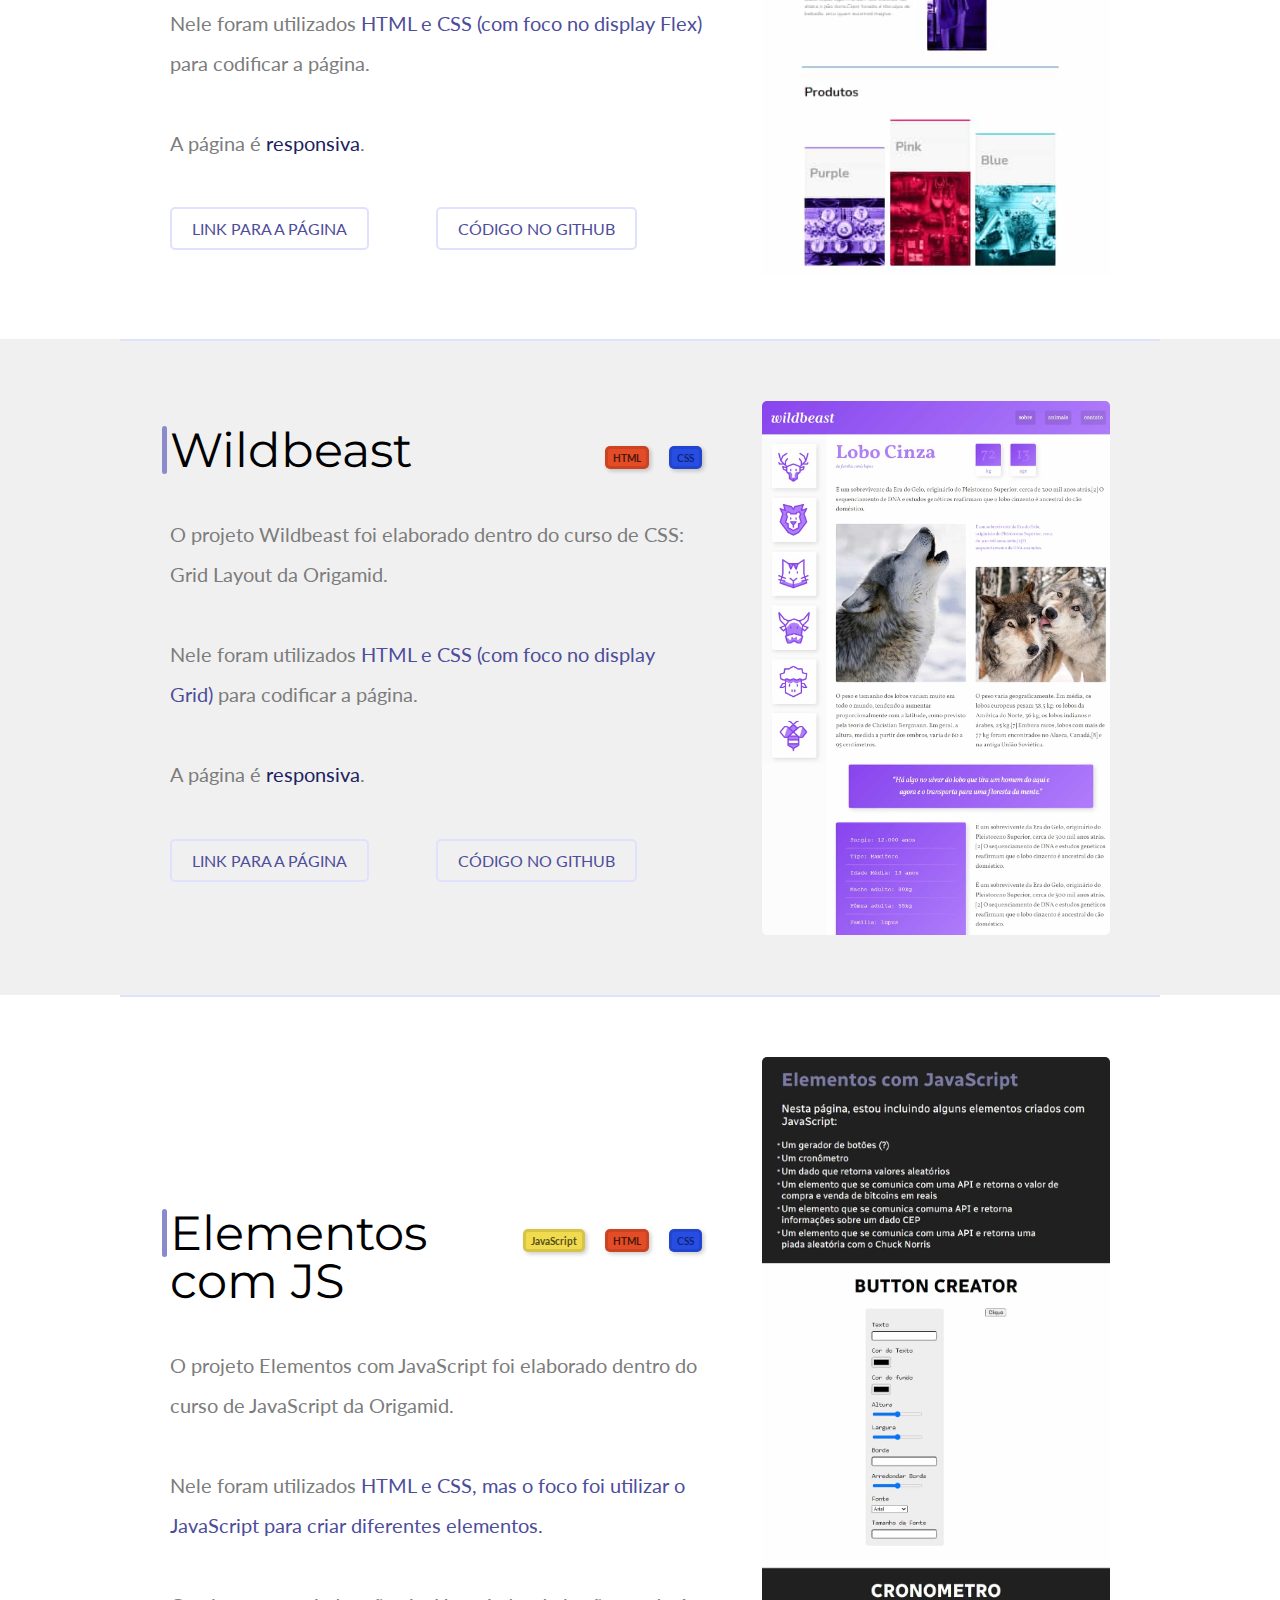
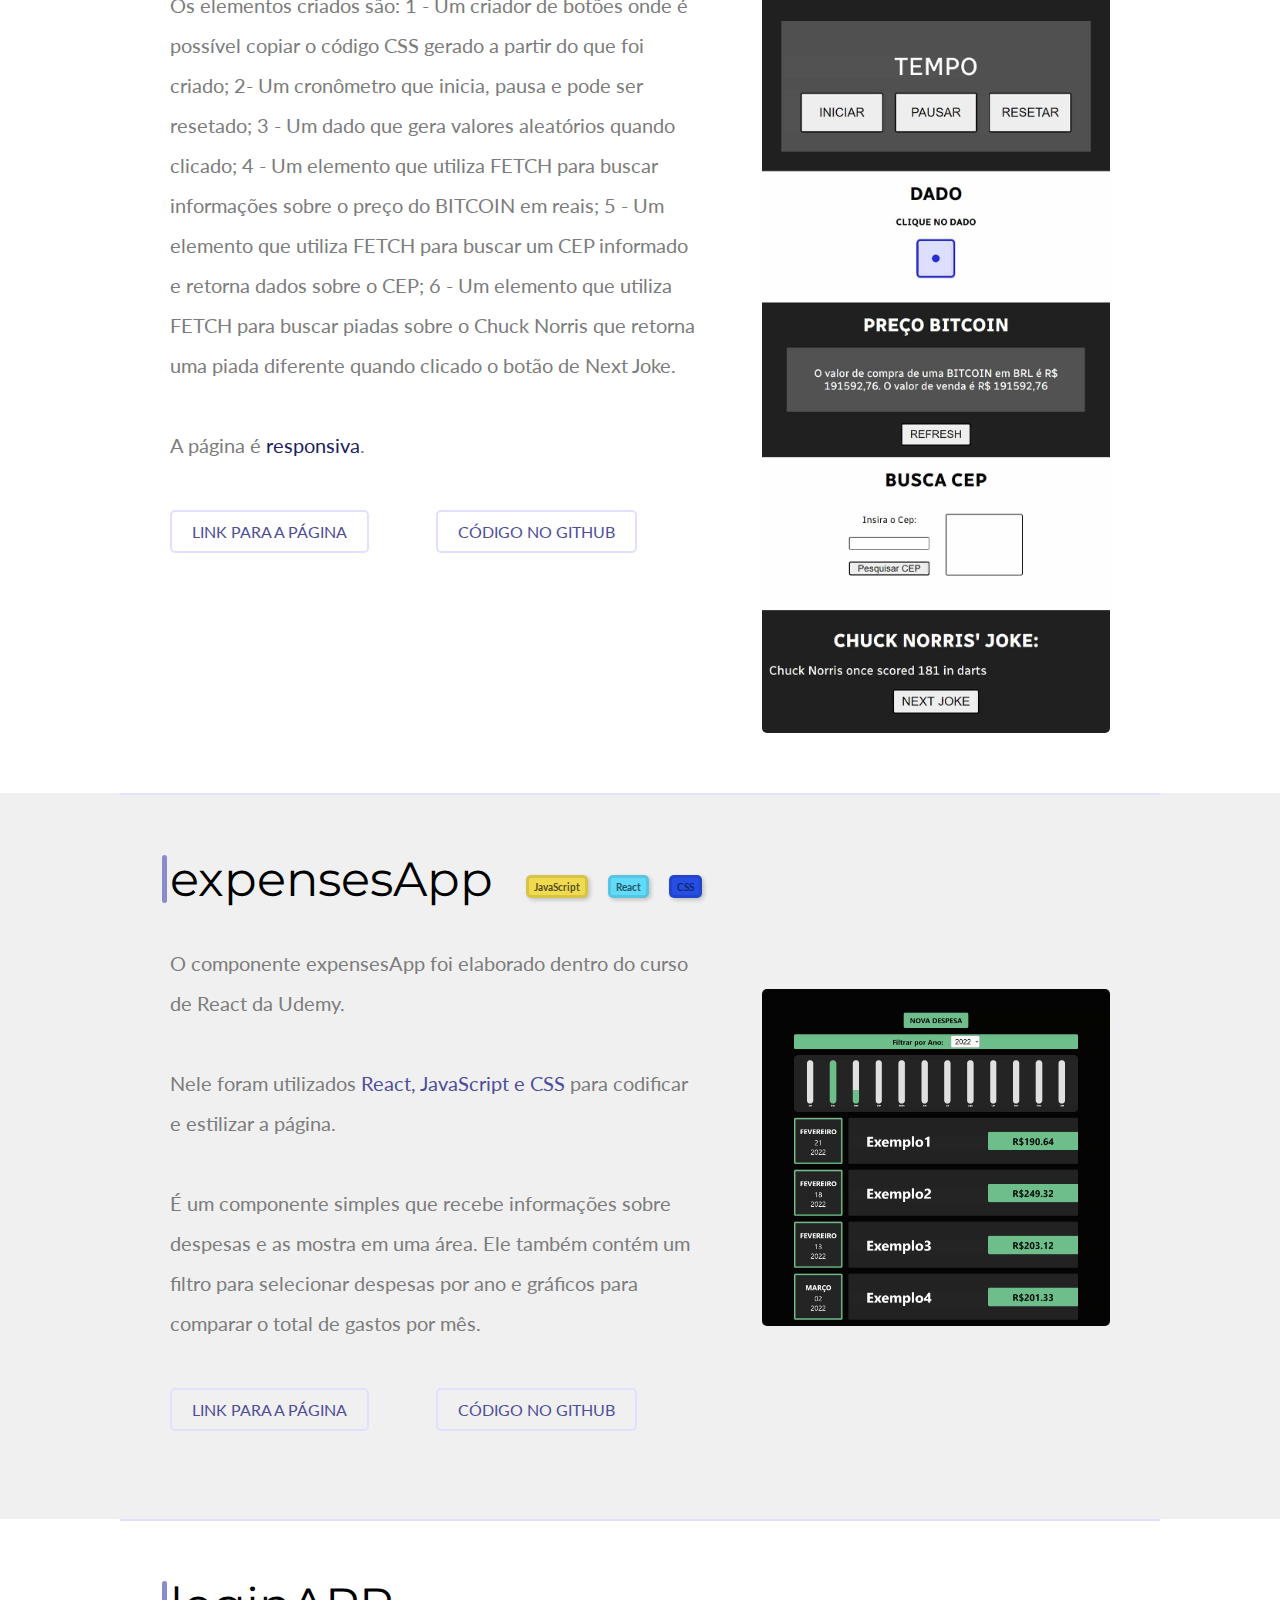
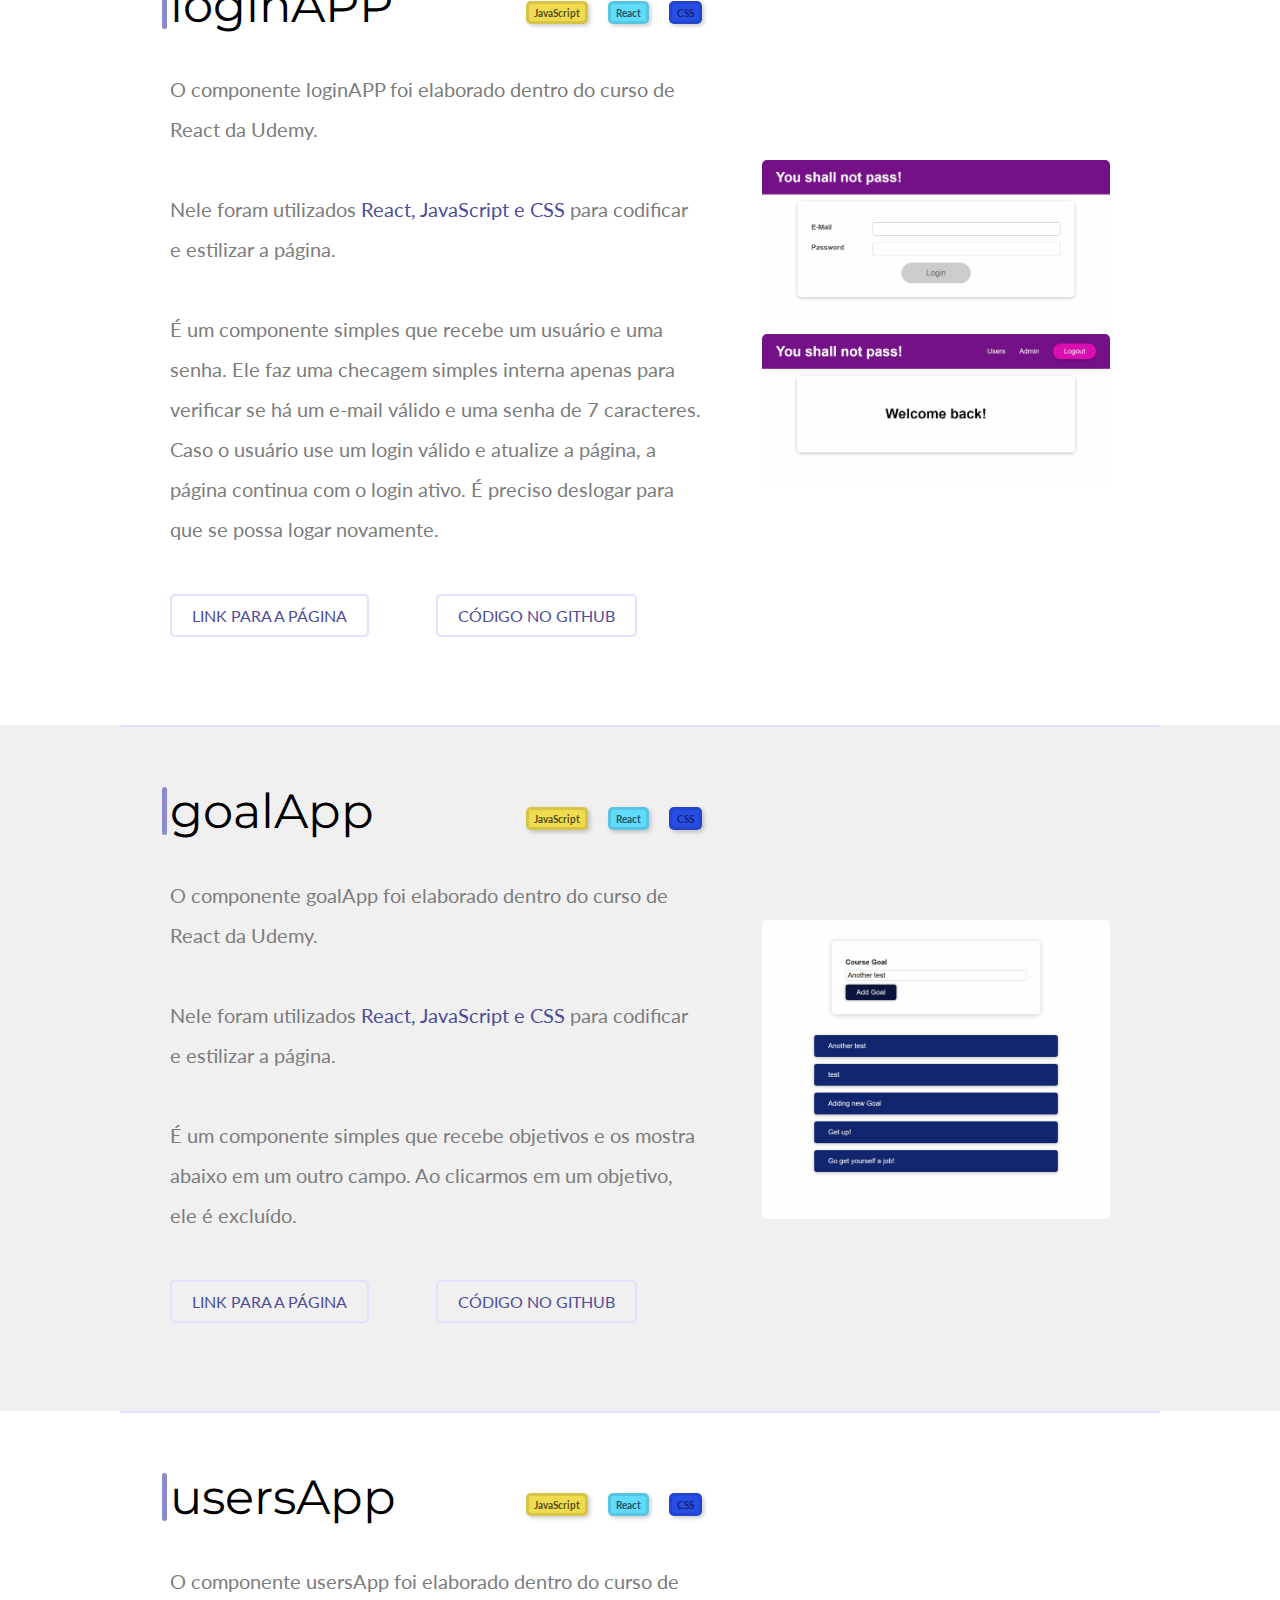
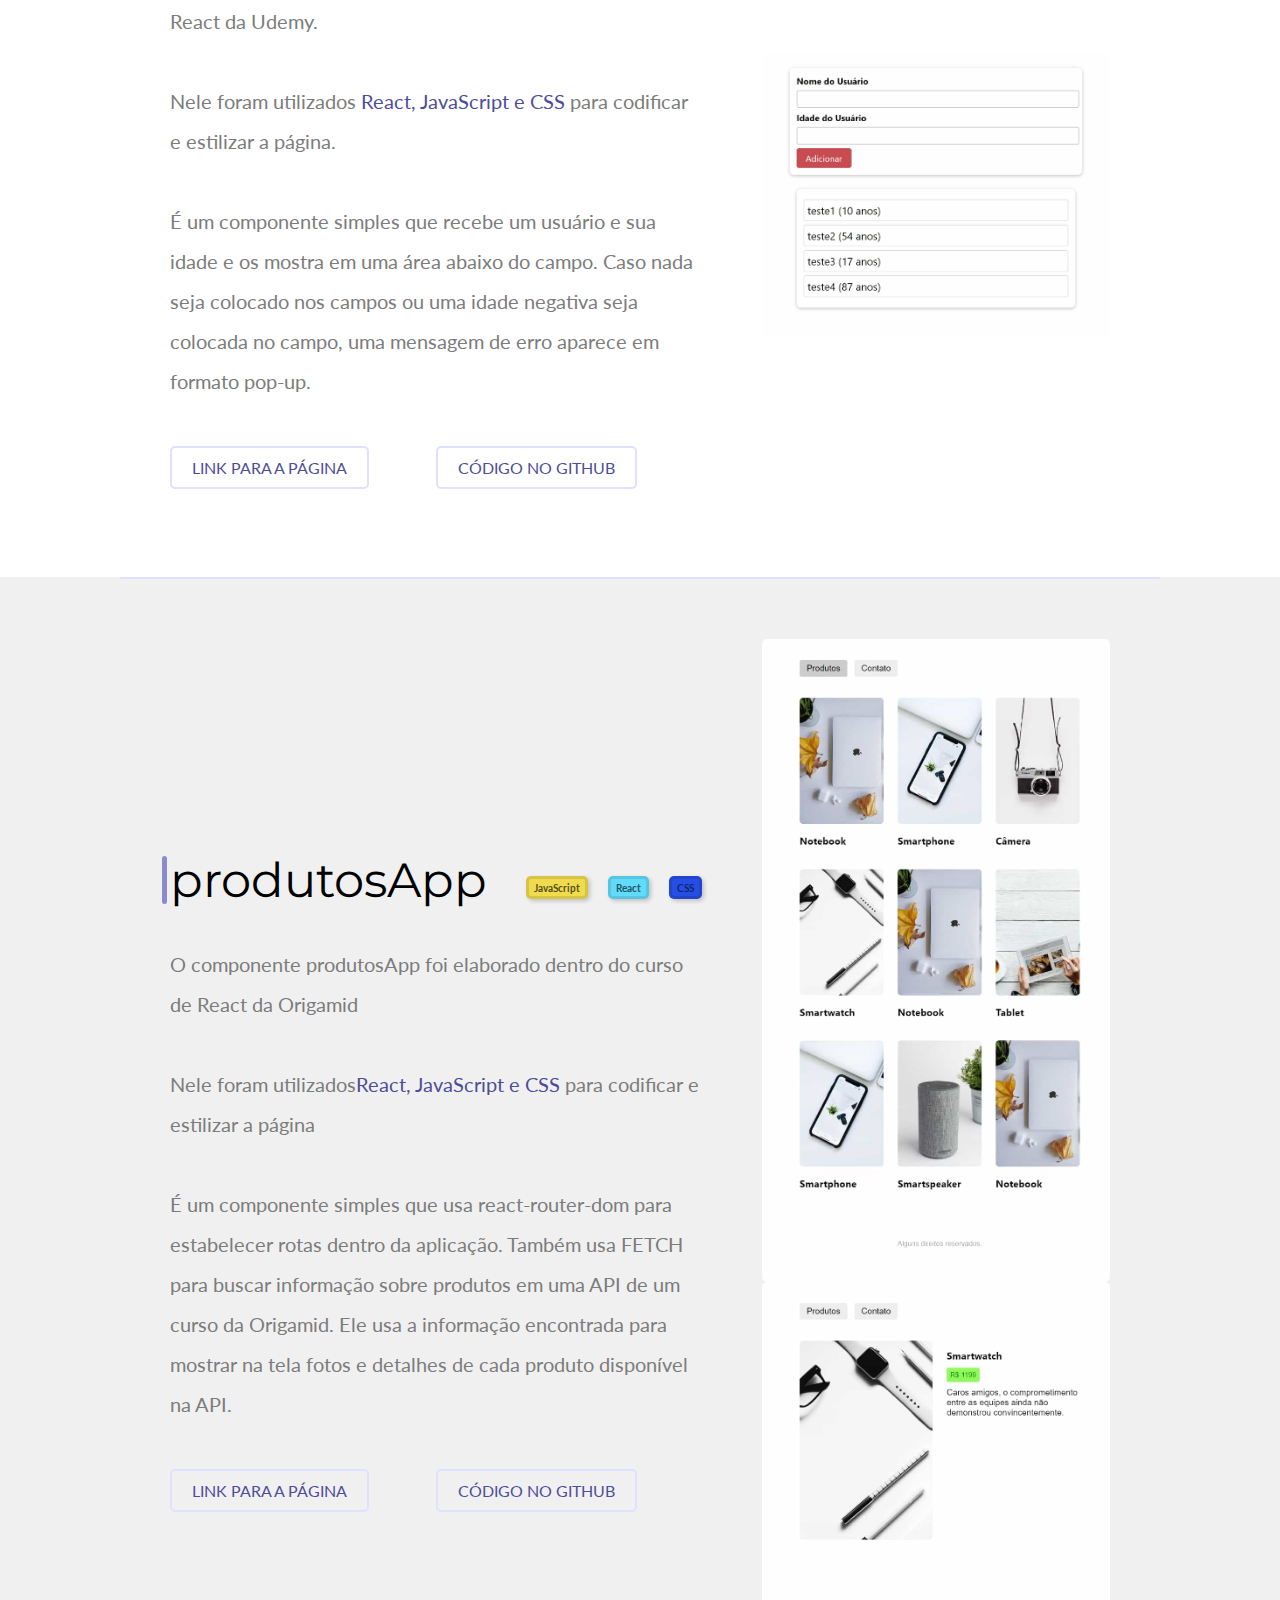
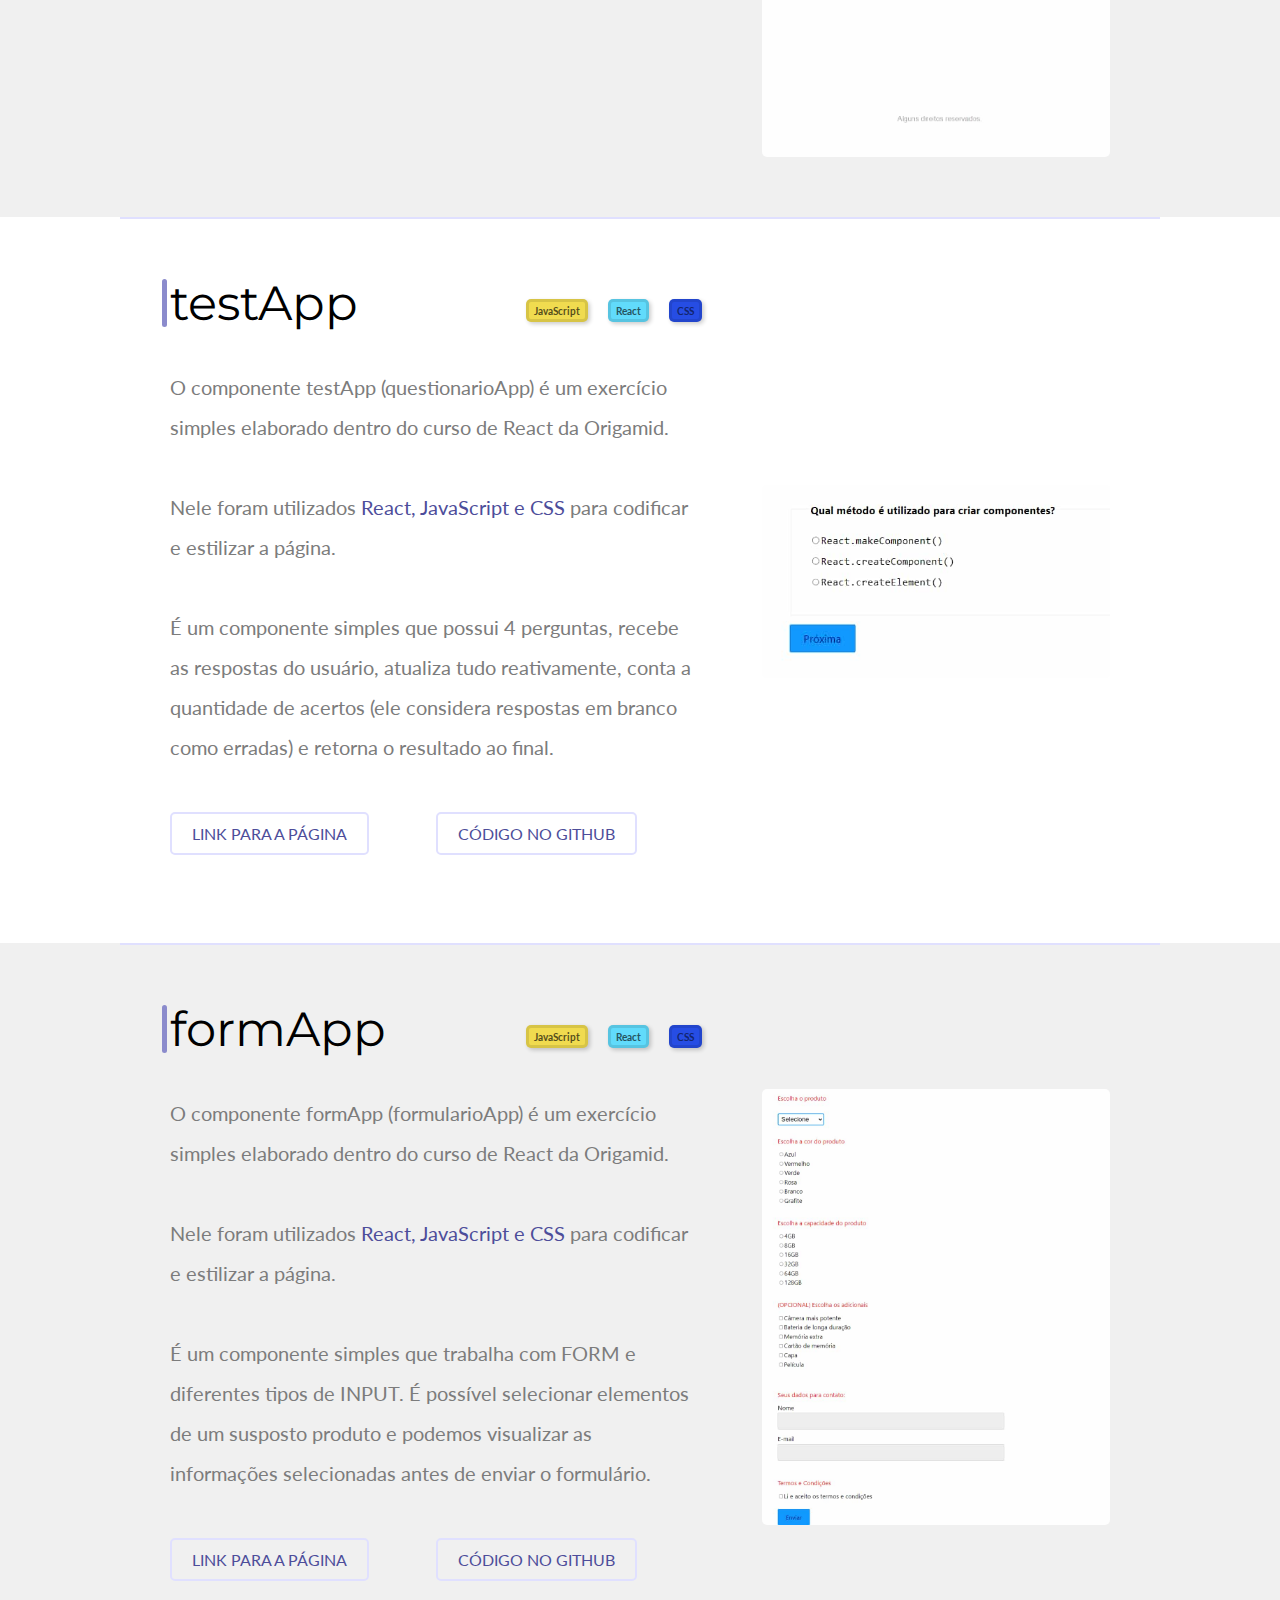
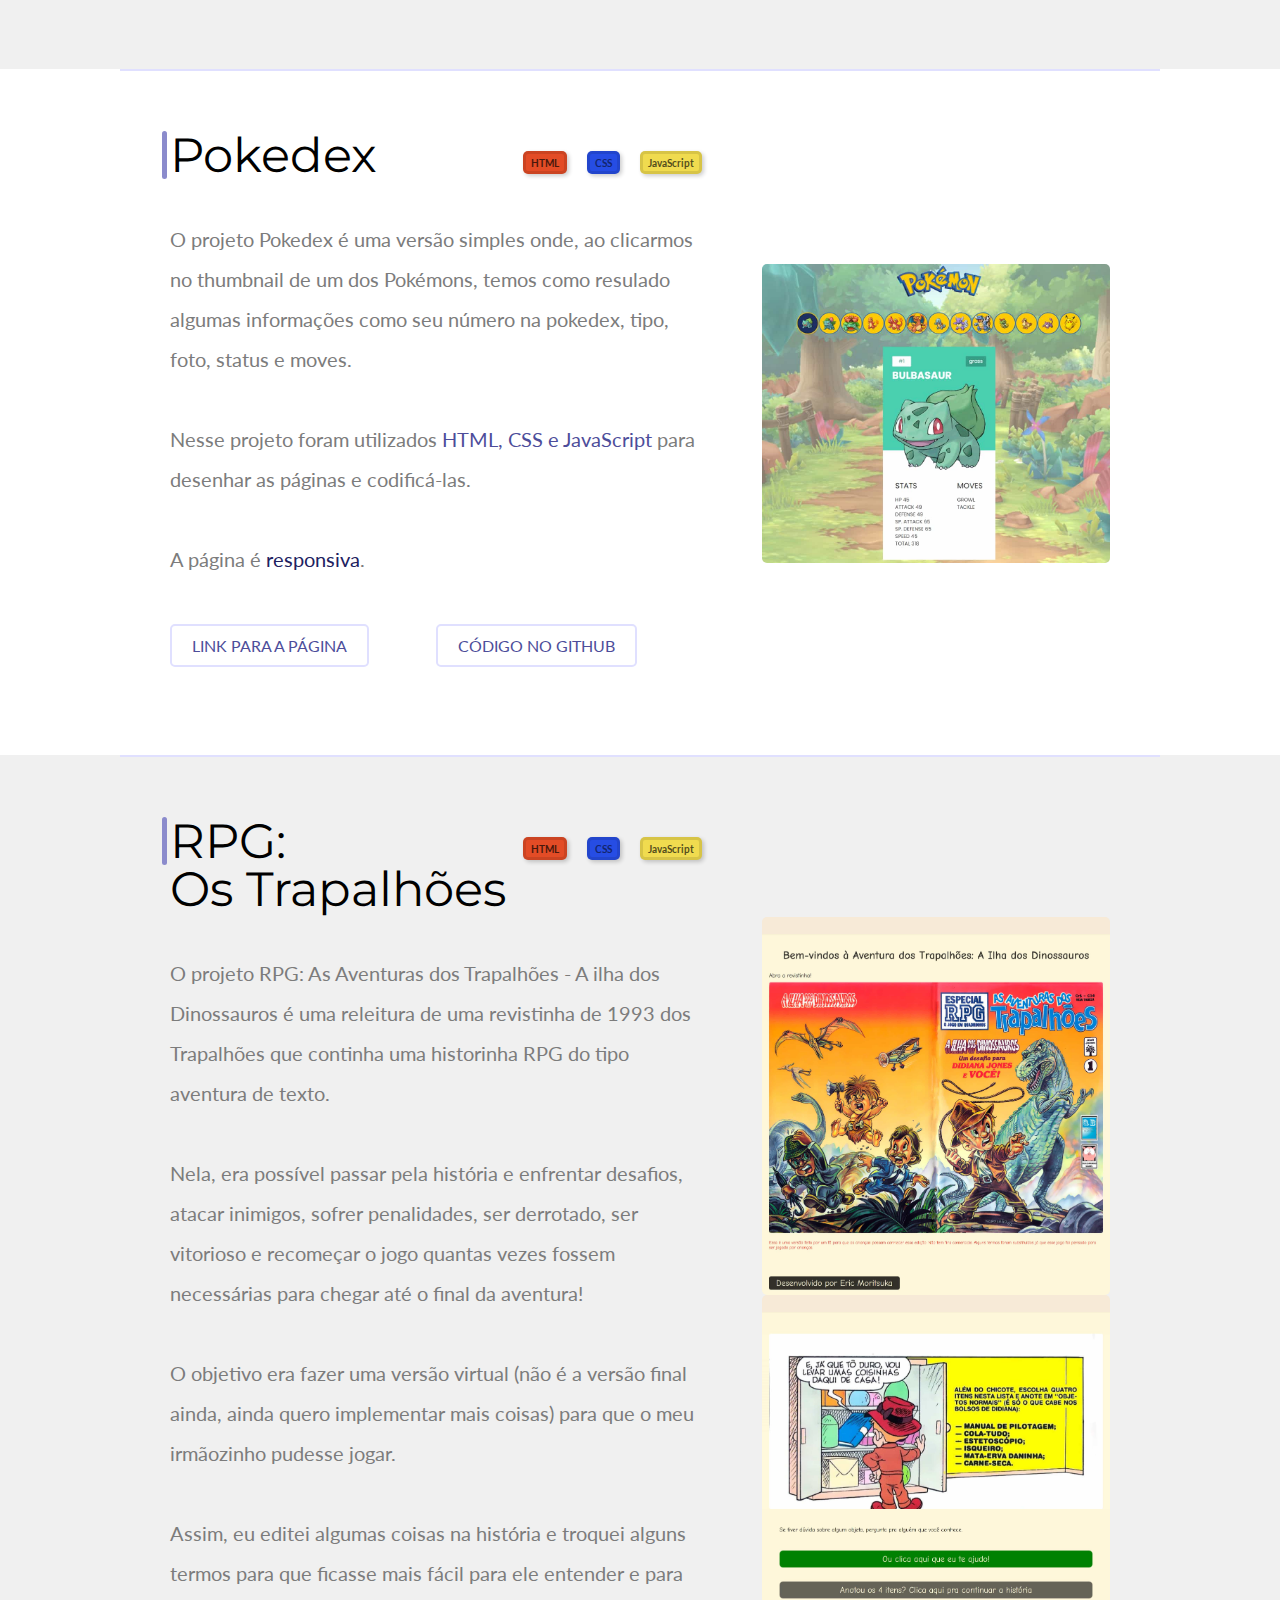
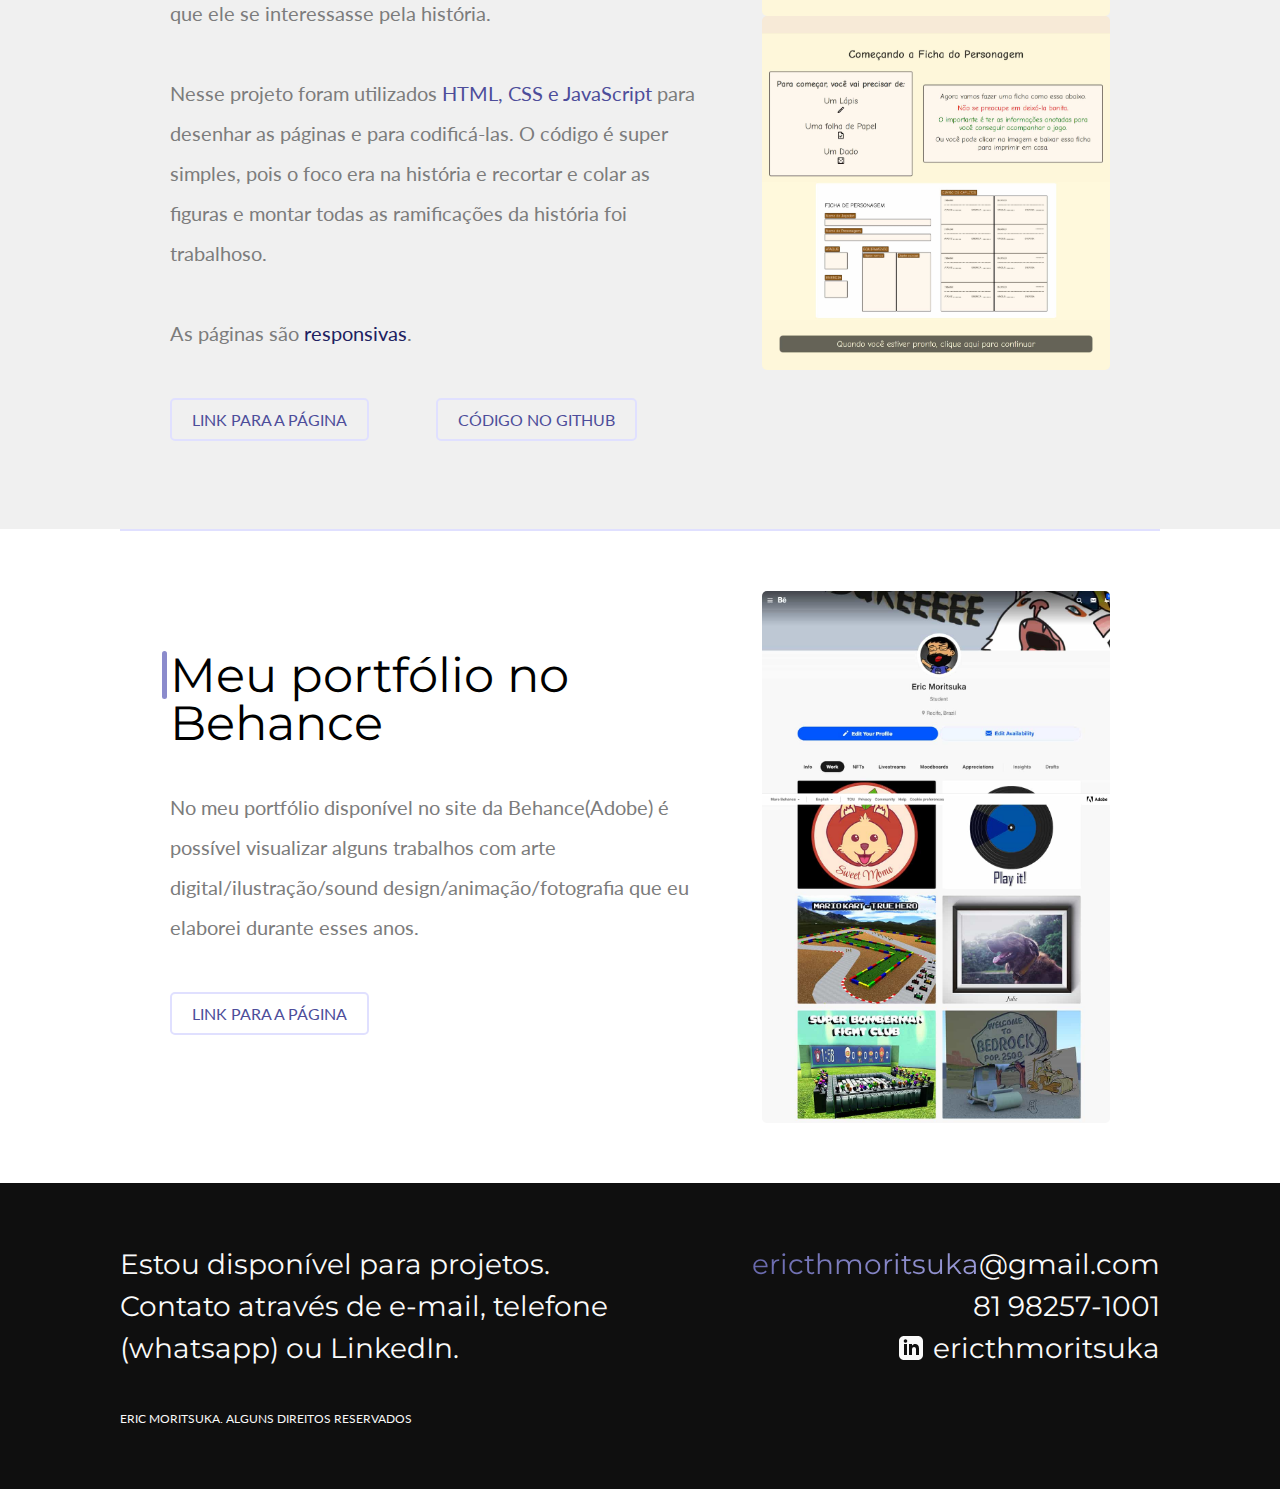
<file: portfolio.html>
<!DOCTYPE html>
<html lang="pt-br">

<head>
  <meta charset="UTF-8">
  <meta name="viewport" content="width=device-width, initial-scale=1.0">
  <meta name="description" content="Desenvolvedor Front-End localizado no Recife + Jaboatão dos Guararapes (PE)">
  <link rel="stylesheet" href="./css/style.css">
  <title>Eric Moritsuka: Desenvolvedor Front-End</title>
  <link rel="preconnect" href="https://fonts.googleapis.com">
  <link rel="preconnect" href="https://fonts.gstatic.com" crossorigin>
  <link href="https://fonts.googleapis.com/css2?family=Lato:wght@400;700&family=Montserrat:wght@400;700&display=swap" rel="stylesheet">
</head>

<body>
  <header class="header escuro">
    <div class="atualizado">
      <p class="font-atualizacao cor-6">Atualizado pela útilma vez em: 23 de Abril de 2026</p>
    </div>

    <nav aria-label="principal">
      <ul class="menu font-2-s">
        <li><a href="./">Perfil</a></li>
        <li><a href="./index.html#experiencia">Experiência</a></li>
        <li><a href="./index.html#formacao">Formação</a></li>
        <li><a href="#contato">Contato</a></li>
        <li><a href="./portfolioEnglish.html">In English</a></li>
      </ul>
    </nav>
  </header>

  <main>
    <h1 class="portfolio-titulo font-grande cor-10">Portfólio</h1>

    <section class="sobre-bg">
      <div class="dogs sobre" id="dogs">
        <div class="dogs sobre-info">
          <h1 class="font-grande">Dogs</h1>
          <ul class="code-tags">
            <li class="tag-css">CSS</li>
            <li class="tag-js">JavaScript</li>
            <li class="tag-react">React</li>
          </ul>
          <p>O projeto Dogs foi elaborado dentro do curso de React da Origamid.
            <br><br>Nele foram utilizados <span class="cor-p5">CSS, JavaScript e React</span> para codificar a aplicação.
            <br><br>Na aplicação (que utiliza basicamente React) é possível adicionar usuários (utilizando uma API desenvolvida em outro curso), resetar senha, postar fotos, deletar fotos, comentar em fotos da rede social e checar estatísticas do usuário.
            <br><br>A API que está sendo utilizada é hosteada pelo curso Origamid, dessa forma, os dados são deletados periodicamente. Portanto, se você estiver testando o site e for deslogado ou se suas fotos desaparecerem, esse é o motivo.
            <br><br>Ainda há pontos de melhoria que serão analisados mais à frente.
            <br><br>As páginas são <span class="cor-p7">responsivas</span>.
          </p>

          <a class="git" href="https://github.com/ericthmoritsuka/dogs" target="_blank">CÓDIGO NO GITHUB</a>
          <a class="site" href="https://ericthmoritsuka.github.io/dogs/" target="_blank">LINK PARA A PÁGINA</a>

        </div>
        <div class="sobre-img">
          <a href="https://ericthmoritsuka.github.io/dogs/" target="_blank"><img src="./img/portfolio/dogs1.jpg" alt="Screenshot dogs home"></a>
          <a href="https://ericthmoritsuka.github.io/dogs/" target="_blank"><img src="./img/portfolio/dogs2.jpg" alt="Screenshot dogs adicionando fotos"></a>
        </div>
      </div>
    </section>

    <section class="sobre-bg">
      <div class="bikcraft sobre" id="bikcraft">
        <div class="bikcraft sobre-info">
          <h1 class="font-grande">Bikcraft</h1>
          <ul class="code-tags">
            <li class="tag-html">HTML</li>
            <li class="tag-css">CSS</li>
            <li class="tag-js">JavaScript</li>
            <li class="tag-figma">Figma</li>
          </ul>
          <p>O projeto Bikcraft foi elaborado dentro dos cursos de HTML/CSS Básico e UI básico da Origamid.
            <br><br>Nele foram utilizados <span class="cor-p5">HTML, CSS, JavaScript, Figma e conceitos de UI design</span> para desenhar as páginas e para codificá-las.
            <br><br>As páginas são <span class="cor-p7">responsivas</span>.
          </p>

          <a class="git" href="https://github.com/ericthmoritsuka/bikcraft" target="_blank">CÓDIGO NO GITHUB</a>
          <a class="site" href="https://ericthmoritsuka.github.io/bikcraft/" target="_blank">LINK PARA A PÁGINA</a>

        </div>
        <div class="sobre-img">
          <a href="https://ericthmoritsuka.github.io/bikcraft/" target="_blank"><img src="./img/portfolio/bikcraft.jpg" alt="Screenshot Bikcraft"></a>
        </div>
      </div>
    </section>

    <section class="sobre-bg">
      <div class="animais-fantasticos sobre" id="animais-fantasticos">
        <div class="animais-fantasticos sobre-info">
          <h1 class="font-grande">Animais<br>Fantasticos</h1>
          <ul class="code-tags">
            <li class="tag-html">HTML</li>
            <li class="tag-css">CSS</li>
            <li class="tag-js">JavaScript</li>
          </ul>
          <p>O projeto Animais Fantasticos foi elaborado dentro do curso de JavaScript Completo ES6 da Origamid.
            <br><br>Nele foram utilizados <span class="cor-p5">HTML, CSS e JavaScript.</span> para desenhar a página e para codificá-la.
            <br><br>O JavaScript foi utilizado para ajustar o scroll mais suave para as seções, fazer aparecer texto de acordo com a imagem clicada, fazer o accordion para a seção de FAQ, fazer com que as seções apareçam suavemente conforme o scroll do usuário pela página e o menu drop-down. Além disso, o slide de fotos foi criado de forma separada e adicionado ao projeto, FETCH foi utilizado para acessar aos números dos animais e o valor da bitcoin, há um cálculo feito no horário de funcionamento da loja e o horário local da máquina para verificar se a loja está aberta ou não, uma tooltip para inserir informação extra sobre o mapa e um modal para login. Grande parte do projeto foi refatorado e transformado em classes para que os módulos possam ser utilizados em outros projetos.
            <br><br>A página é <span class="cor-p7">responsiva</span>.
          </p>

          <a class="git" href="https://github.com/ericthmoritsuka/animais-fantasticos" target="_blank">CÓDIGO NO GITHUB</a>
          <a class="site" href="https://ericthmoritsuka.github.io/animais-fantasticos/" target="_blank">LINK PARA A PÁGINA</a>

        </div>
        <div class="sobre-img">
          <a href="https://ericthmoritsuka.github.io/animais-fantasticos/" target="_blank"><img src="./img/portfolio/animais-fantasticos.jpg" alt="Screenshot Animais Fantásticos"></a>
        </div>
      </div>
    </section>

    <section class="sobre-bg">
      <div class="surfbot sobre" id="surfbot">
        <div class="surfbot sobre-info">
          <h1 class="font-grande">Surfbot</h1>
          <ul class="code-tags">
            <li class="tag-html">HTML</li>
            <li class="tag-css">CSS</li>
            <li class="tag-figma">Figma</li>
          </ul>
          <p>O projeto Surfbot foi elaborado dentro do curso de UI Design avançado da Origamid.
            <br><br>Nele foram utilizados <span class="cor-p5">Figma, HTML e CSS</span> para desenhar e codificar a página.
            <br><br>A página é <span class="cor-p7">responsiva</span>.
          </p>

          <a class="git" href="https://github.com/ericthmoritsuka/surfbot" target="_blank">CÓDIGO NO GITHUB</a>
          <a class="site" href="https://ericthmoritsuka.github.io/surfbot/" target="_blank">LINK PARA A PÁGINA</a>

        </div>
        <div class="sobre-img">
          <a href="https://ericthmoritsuka.github.io/surfbot/" target="_blank"><img src="./img/portfolio/surfbot.jpg" alt="Screenshot surfbot"></a>
        </div>
      </div>
    </section>

    <section class="sobre-bg">
      <div class="flexblog sobre" id="flexblog">
        <div class="flexblog sobre-info">
          <h1 class="font-grande">Flexblog</h1>
          <ul class="code-tags">
            <li class="tag-html">HTML</li>
            <li class="tag-css">CSS</li>
          </ul>
          <p>O projeto Flexblog foi elaborado dentro do curso de CSS: Flexbox da Origamid.
            <br><br>Nele foram utilizados <span class="cor-p5">HTML e CSS (com foco no display Flex)</span> para codificar a página.
            <br><br>A página é <span class="cor-p7">responsiva</span>.
          </p>

          <a class="git" href="https://github.com/ericthmoritsuka/flexblog" target="_blank">CÓDIGO NO GITHUB</a>
          <a class="site" href="https://ericthmoritsuka.github.io/flexblog/" target="_blank">LINK PARA A PÁGINA</a>

        </div>
        <div class="sobre-img">
          <a href="https://ericthmoritsuka.github.io/flexblog/" target="_blank"><img src="./img/portfolio/flexblog.jpg" alt="Screenshot Flexblog"></a>
        </div>
      </div>
    </section>

    <section class="sobre-bg">
      <div class="wildbeast sobre" id="wildbeast">
        <div class="wildbeast sobre-info">
          <h1 class="font-grande">Wildbeast</h1>
          <ul class="code-tags">
            <li class="tag-html">HTML</li>
            <li class="tag-css">CSS</li>
          </ul>
          <p>O projeto Wildbeast foi elaborado dentro do curso de CSS: Grid Layout da Origamid.
            <br><br>Nele foram utilizados <span class="cor-p5">HTML e CSS (com foco no display Grid)</span> para codificar a página.
            <br><br>A página é <span class="cor-p7">responsiva</span>.
          </p>

          <a class="git" href="https://github.com/ericthmoritsuka/wildbeast" target="_blank">CÓDIGO NO GITHUB</a>
          <a class="site" href="https://ericthmoritsuka.github.io/wildbeast/" target="_blank">LINK PARA A PÁGINA</a>

        </div>
        <div class="sobre-img">
          <a href="https://ericthmoritsuka.github.io/wildbeast/" target="_blank"><img src="./img/portfolio/wildbeast.jpg" alt="Screenshot Wildbeast"></a>
        </div>
      </div>
    </section>

    <section class="sobre-bg">
      <div class="appsJS sobre" id="appsJS">
        <div class="appsJS sobre-info">
          <h1 class="font-grande">Elementos<br>com JS</h1>
          <ul class="code-tags">
            <li class="tag-js">JavaScript</li>
            <li class="tag-html">HTML</li>
            <li class="tag-css">CSS</li>
          </ul>
          <p>O projeto Elementos com JavaScript foi elaborado dentro do curso de JavaScript da Origamid.
            <br><br>Nele foram utilizados <span class="cor-p5">HTML e CSS, mas o foco foi utilizar o JavaScript para criar diferentes elementos.</span>
            <br><br>Os elementos criados são: 1 - Um criador de botões onde é possível copiar o código CSS gerado a partir do que foi criado; 2- Um cronômetro que inicia, pausa e pode ser resetado; 3 - Um dado que gera valores aleatórios quando clicado; 4 - Um elemento que utiliza FETCH para buscar informações sobre o preço do BITCOIN em reais; 5 - Um elemento que utiliza FETCH para buscar um CEP informado e retorna dados sobre o CEP; 6 - Um elemento que utiliza FETCH para buscar piadas sobre o Chuck Norris que retorna uma piada diferente quando clicado o botão de Next Joke.
            <br><br>A página é <span class="cor-p7">responsiva</span>.
          </p>

          <a class="git" href="https://github.com/ericthmoritsuka/AppsComJS" target="_blank">CÓDIGO NO GITHUB</a>
          <a class="site" href="https://ericthmoritsuka.github.io/AppsComJS/" target="_blank">LINK PARA A PÁGINA</a>

        </div>
        <div class="sobre-img">
          <a href="https://ericthmoritsuka.github.io/AppsComJS/" target="_blank"><img src="./img/portfolio/appsJS.jpg" alt="Screenshot Apps com JS"></a>
        </div>
      </div>
    </section>

    <section class="sobre-bg">
      <div class="expensesApp sobre" id="expensesApp">
        <div class="expensesApp sobre-info">
          <h1 class="font-grande">expensesApp</h1>
          <ul class="code-tags">
            <li class="tag-js">JavaScript</li>
            <li class="tag-react">React</li>
            <li class="tag-css">CSS</li>
          </ul>
          <p>O componente expensesApp foi elaborado dentro do curso de React da Udemy.
            <br><br>Nele foram utilizados <span class="cor-p5">React, JavaScript e CSS</span> para codificar e estilizar a página.
            <br><br>
            É um componente simples que recebe informações sobre despesas e as mostra em uma área. Ele também contém um filtro para selecionar despesas por ano e gráficos para comparar o total de gastos por mês.
          </p>

          <a class="git" href="https://github.com/ericthmoritsuka/react-expensesApp" target="_blank">CÓDIGO NO GITHUB</a>
          <a class="site" href="https://ericthmoritsuka.github.io/react-expensesApp/" target="_blank">LINK PARA A PÁGINA</a>

        </div>
        <div class="sobre-img">
          <a href="https://ericthmoritsuka.github.io/react-expensesApp/" target="_blank"><img src="./img/portfolio/react-expensesApp.jpg" alt="Screenshot expenses app"></a>
        </div>
      </div>
    </section>

    <section class="sobre-bg">
      <div class="loginAPP sobre" id="loginAPP">
        <div class="loginAPP sobre-info">
          <h1 class="font-grande">loginAPP</h1>
          <ul class="code-tags">
            <li class="tag-js">JavaScript</li>
            <li class="tag-react">React</li>
            <li class="tag-css">CSS</li>
          </ul>
          <p>O componente loginAPP foi elaborado dentro do curso de React da Udemy.
            <br><br>Nele foram utilizados <span class="cor-p5">React, JavaScript e CSS</span> para codificar e estilizar a página.
            <br><br>
            É um componente simples que recebe um usuário e uma senha. Ele faz uma checagem simples interna apenas para verificar se há um e-mail válido e uma senha de 7 caracteres. Caso o usuário use um login válido e atualize a página, a página continua com o login ativo. É preciso deslogar para que se possa logar novamente.
          </p>

          <a class="git" href="https://github.com/ericthmoritsuka/react-loginApp" target="_blank">CÓDIGO NO GITHUB</a>
          <a class="site" href="https://ericthmoritsuka.github.io/react-loginApp/" target="_blank">LINK PARA A PÁGINA</a>

        </div>
        <div class="sobre-img">
          <a href="https://ericthmoritsuka.github.io/react-loginApp/" target="_blank"><img src="./img/portfolio/react-loginAppALT.jpg" alt="Screenshot login app"></a>
          <a href="https://ericthmoritsuka.github.io/react-loginApp/" target="_blank"><img src="./img/portfolio/react-loginApp2ALT.jpg" alt="Screenshot login app tela de boas-vindas"></a>
        </div>
      </div>
    </section>

    <section class="sobre-bg">
      <div class="goalApp sobre" id="goalApp">
        <div class="goalApp sobre-info">
          <h1 class="font-grande">goalApp</h1>
          <ul class="code-tags">
            <li class="tag-js">JavaScript</li>
            <li class="tag-react">React</li>
            <li class="tag-css">CSS</li>
          </ul>
          <p>O componente goalApp foi elaborado dentro do curso de React da Udemy.
            <br><br>Nele foram utilizados <span class="cor-p5">React, JavaScript e CSS</span> para codificar e estilizar a página.
            <br><br>
            É um componente simples que recebe objetivos e os mostra abaixo em um outro campo. Ao clicarmos em um objetivo, ele é excluído.
          </p>

          <a class="git" href="https://github.com/ericthmoritsuka/react-goalApp" target="_blank">CÓDIGO NO GITHUB</a>
          <a class="site" href="https://ericthmoritsuka.github.io/react-goalApp/" target="_blank">LINK PARA A PÁGINA</a>

        </div>
        <div class="sobre-img">
          <a href="https://ericthmoritsuka.github.io/react-goalApp/" target="_blank"><img src="./img/portfolio/react-goalAppALT.jpg" alt="Screenshot goal app"></a>
        </div>
      </div>
    </section>

    <section class="sobre-bg">
      <div class="usersApp sobre" id="usersApp">
        <div class="usersApp sobre-info">
          <h1 class="font-grande">usersApp</h1>
          <ul class="code-tags">
            <li class="tag-js">JavaScript</li>
            <li class="tag-react">React</li>
            <li class="tag-css">CSS</li>
          </ul>
          <p>O componente usersApp foi elaborado dentro do curso de React da Udemy.
            <br><br>Nele foram utilizados <span class="cor-p5">React, JavaScript e CSS</span> para codificar e estilizar a página.
            <br><br>
            É um componente simples que recebe um usuário e sua idade e os mostra em uma área abaixo do campo. Caso nada seja colocado nos campos ou uma idade negativa seja colocada no campo, uma mensagem de erro aparece em formato pop-up.
          </p>

          <a class="git" href="https://github.com/ericthmoritsuka/react-usersApp" target="_blank">CÓDIGO NO GITHUB</a>
          <a class="site" href="https://ericthmoritsuka.github.io/react-usersApp/" target="_blank">LINK PARA A PÁGINA</a>

        </div>
        <div class="sobre-img">
          <a href="https://ericthmoritsuka.github.io/react-usersApp/" target="_blank"><img src="./img/portfolio/react-usersAppALT.jpg" alt="Screenshot users app"></a>
        </div>
      </div>
    </section>

    <section class="sobre-bg">
      <div class="produtosApp sobre" id="produtosApp">
        <div class="produtosApp sobre-info">
          <h1 class="font-grande">produtosApp</h1>
          <ul class="code-tags">
            <li class="tag-js">JavaScript</li>
            <li class="tag-react">React</li>
            <li class="tag-css">CSS</li>
          </ul>
          <p>O componente produtosApp foi elaborado dentro do curso de React da Origamid
            <br><br>Nele foram utilizados<span class="cor-p5">React, JavaScript e CSS</span> para codificar e estilizar a página
            <br><br>
            É um componente simples que usa react-router-dom para estabelecer rotas dentro da aplicação. Também usa FETCH para buscar informação sobre produtos em uma API de um curso da Origamid. Ele usa a informação encontrada para mostrar na tela fotos e detalhes de cada produto disponível na API.
          </p>

          <a class="git" href="https://github.com/ericthmoritsuka/react-produtosApp" target="_blank">CÓDIGO NO GITHUB</a>
          <a class="site" href="https://ericthmoritsuka.github.io/react-produtosApp/" target="_blank">LINK PARA A PÁGINA</a>

        </div>
        <div class="sobre-img">
          <a href="https://ericthmoritsuka.github.io/react-produtosApp/" target="_blank"><img src="./img/portfolio/react-produtosApp.jpg" alt="Screenshot users app"></a>
          <a href="https://ericthmoritsuka.github.io/react-produtosApp/" target="_blank"><img src="./img/portfolio/react-produtosApp2.jpg" alt="Screenshot users app"></a>
        </div>
      </div>
    </section>

    <section class="sobre-bg">
      <div class="questionarioApp sobre" id="questionarioApp">
        <div class="questionarioApp sobre-info">
          <h1 class="font-grande">testApp</h1>
          <ul class="code-tags">
            <li class="tag-js">JavaScript</li>
            <li class="tag-react">React</li>
            <li class="tag-css">CSS</li>
          </ul>
          <p>O componente testApp (questionarioApp) é um exercício simples elaborado dentro do curso de React da Origamid.
            <br><br>Nele foram utilizados <span class="cor-p5">React, JavaScript e CSS</span> para codificar e estilizar a página.
            <br><br>
            É um componente simples que possui 4 perguntas, recebe as respostas do usuário, atualiza tudo reativamente, conta a quantidade de acertos (ele considera respostas em branco como erradas) e retorna o resultado ao final.
          </p>

          <a class="git" href="https://github.com/ericthmoritsuka/react-questionarioApp" target="_blank">CÓDIGO NO GITHUB</a>
          <a class="site" href="https://ericthmoritsuka.github.io/react-questionarioApp/" target="_blank">LINK PARA A PÁGINA</a>

        </div>
        <div class="sobre-img">
          <a href="https://ericthmoritsuka.github.io/react-questionarioApp/" target="_blank"><img src="./img/portfolio/react-questionarioApp.jpg" alt="Screenshot questionario app"></a>
        </div>
      </div>
    </section>

    <section class="sobre-bg">
      <div class="formularioApp sobre" id="formularioApp">
        <div class="formularioApp sobre-info">
          <h1 class="font-grande">formApp</h1>
          <ul class="code-tags">
            <li class="tag-js">JavaScript</li>
            <li class="tag-react">React</li>
            <li class="tag-css">CSS</li>
          </ul>
          <p>O componente formApp (formularioApp) é um exercício simples elaborado dentro do curso de React da Origamid.
            <br><br>Nele foram utilizados <span class="cor-p5">React, JavaScript e CSS</span> para codificar e estilizar a página.
            <br><br>
            É um componente simples que trabalha com FORM e diferentes tipos de INPUT. É possível selecionar elementos de um susposto produto e podemos visualizar as informações selecionadas antes de enviar o formulário.
          </p>

          <a class="git" href="https://github.com/ericthmoritsuka/react-formularioApp" target="_blank">CÓDIGO NO GITHUB</a>
          <a class="site" href="https://ericthmoritsuka.github.io/react-formularioApp/" target="_blank">LINK PARA A PÁGINA</a>

        </div>
        <div class="sobre-img">
          <a href="https://ericthmoritsuka.github.io/react-formularioApp/" target="_blank"><img src="./img/portfolio/react-formularioApp.jpg" alt="Screenshot formulario app"></a>
        </div>
      </div>
    </section>

    <section class="sobre-bg">
      <div class="pokedex sobre" id="pokedex">
        <div class="pokedex sobre-info">
          <h1 class="font-grande">Pokedex</h1>
          <ul class="code-tags">
            <li class="tag-html">HTML</li>
            <li class="tag-css">CSS</li>
            <li class="tag-js">JavaScript</li>
          </ul>
          <p> O projeto Pokedex é uma versão simples onde, ao clicarmos no thumbnail de um dos Pokémons, temos como resulado algumas informações como seu número na pokedex, tipo, foto, status e moves.
            <br><br>Nesse projeto foram utilizados <span class="cor-p5">HTML, CSS e JavaScript</span> para desenhar as páginas e codificá-las.
            <br><br>A página é <span class="cor-p7">responsiva</span>.
          </p>

          <a class="git" href="https://github.com/ericthmoritsuka/pokedex" target="_blank">CÓDIGO NO GITHUB</a>
          <a class="site" href="https://ericthmoritsuka.github.io/pokedex/" target="_blank">LINK PARA A PÁGINA</a>

        </div>
        <div class="sobre-img">
          <a href="https://ericthmoritsuka.github.io/pokedex/" target="_blank">
            <img src="./img/portfolio/pokedex.jpg" alt="Screenshot Pokedex">
          </a>
        </div>
      </div>
    </section>
    <section class="sobre-bg">
      <div class="rpgTrapalhoes sobre" id="rpgTrapalhoes">
        <div class="rpgTrapalhoes sobre-info">
          <h1 class="font-grande">RPG:<br>Os Trapalhões</h1>
          <ul class="code-tags">
            <li class="tag-html">HTML</li>
            <li class="tag-css">CSS</li>
            <li class="tag-js">JavaScript</li>
          </ul>
          <p>O projeto RPG: As Aventuras dos Trapalhões - A ilha dos Dinossauros é uma releitura de uma revistinha de 1993 dos Trapalhões que continha uma historinha RPG do tipo aventura de texto.
            <br><br>Nela, era possível passar pela história e enfrentar desafios, atacar inimigos, sofrer penalidades, ser derrotado, ser vitorioso e recomeçar o jogo quantas vezes fossem necessárias para chegar até o final da aventura!
            <br><br>O objetivo era fazer uma versão virtual (não é a versão final ainda, ainda quero implementar mais coisas) para que o meu irmãozinho pudesse jogar.
            <br><br>Assim, eu editei algumas coisas na história e troquei alguns termos para que ficasse mais fácil para ele entender e para que ele se interessasse pela história.
            <br><br>Nesse projeto foram utilizados <span class="cor-p5">HTML, CSS e JavaScript</span> para desenhar as páginas e para codificá-las. O código é super simples, pois o foco era na história e recortar e colar as figuras e montar todas as ramificações da história foi trabalhoso.
            <br><br>As páginas são <span class="cor-p7">responsivas</span>.
          </p>

          <a class="git" href="https://github.com/ericthmoritsuka/trapalhoesIlhaDosDinossauros" target="_blank">CÓDIGO NO GITHUB</a>
          <a class="site" href="https://ericthmoritsuka.github.io/trapalhoesIlhaDosDinossauros//" target="_blank">LINK PARA A PÁGINA</a>

        </div>
        <div class="sobre-img">
          <a href="https://ericthmoritsuka.github.io/trapalhoesIlhaDosDinossauros/" target="_blank">
            <img src="./img/portfolio/osTrapalhoes.jpg" alt="Screenshot RPG: Os Trapalhões">
            <img src="./img/portfolio/osTrapalhoes3.jpg" alt="">
            <img src="./img/portfolio/osTrapalhoes1.jpg" alt="">
          </a>
        </div>
      </div>
    </section>

    <section class="sobre-bg">
      <div class="behance sobre" id="behance">
        <div class="behance sobre-info">
          <h1 class="font-grande">Meu portfólio no Behance</h1>
          <p>No meu portfólio disponível no site da Behance(Adobe) é possível visualizar alguns trabalhos com arte digital/ilustração/sound design/animação/fotografia que eu elaborei durante esses anos.
          </p>

          <a class="site" href="https://www.behance.net/ethm" target="_blank">LINK PARA A PÁGINA</a>

        </div>
        <div class="sobre-img">
          <a href="https://www.behance.net/ethm" target="_blank"><img src="./img/portfolio/behance.jpg" alt="Screenshot Behance"></a>
        </div>
      </div>
    </section>

  </main>


  <footer class="rodape" id="contato" aria-label="contato">
    <div class="bg-rodape">
      <p class="texto-rodape font-2-l cor-1">Estou disponível para projetos.<br>Contato através de e-mail, telefone (whatsapp) ou LinkedIn.</p>
      <ul class="lista-rodape font-2-l cor-1">
        <li class="email"><a href="mailto:ericthmoritsuka@gmail.com"><span class="roxo">ericthmoritsuka</span>@gmail.com</a></li>
        <li class="telefone"><a href="tel:+5581982571001">81 98257-1001</a></li>
        <li>
          <div class="linkedin">
            <img src="./img/linkedin.svg" alt="" width="24px" height="24px">
            <a href="https://www.linkedin.com/in/ericthmoritsuka/">
              <p>ericthmoritsuka</p>
            </a>
          </div>
        </li>
      </ul>

      <p class="copyright font-atualizacao cor-1">Eric Moritsuka. Alguns direitos reservados</p>
    </div>
  </footer>


</body>

</html>
</file>
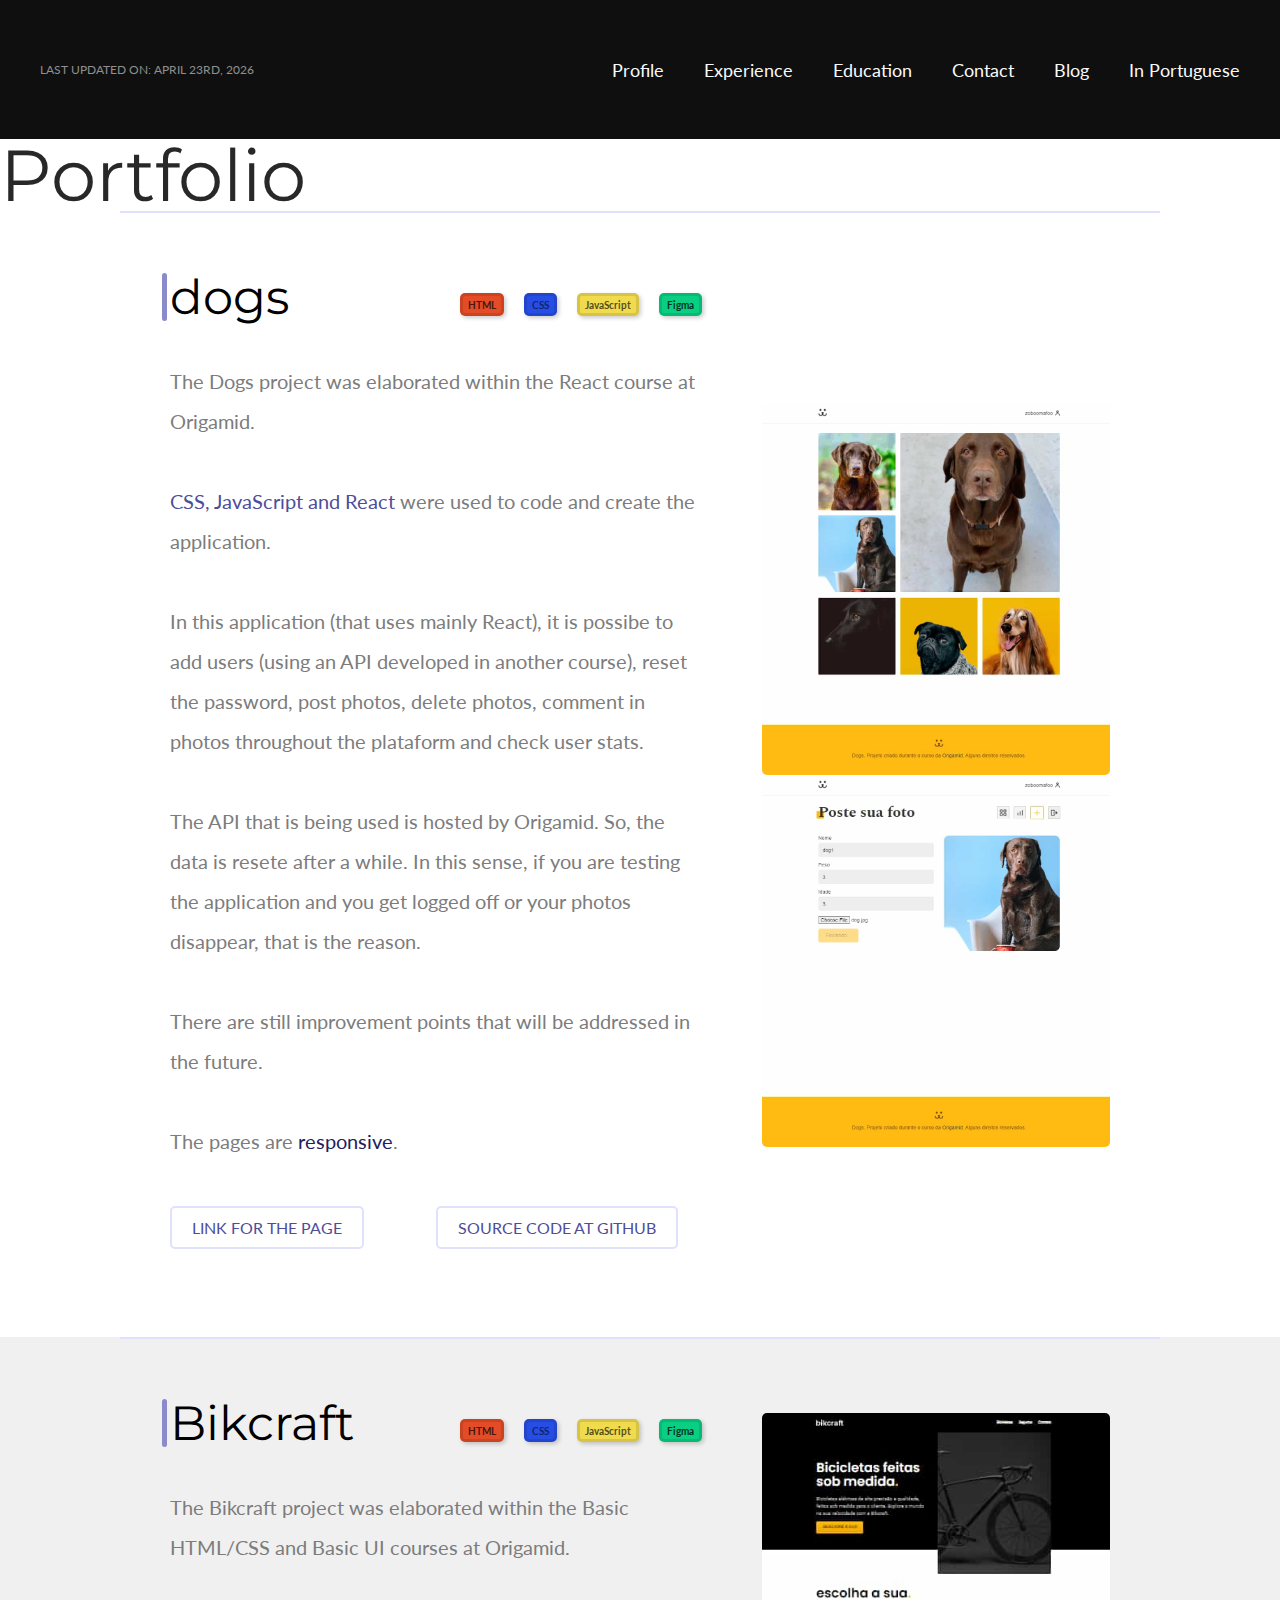
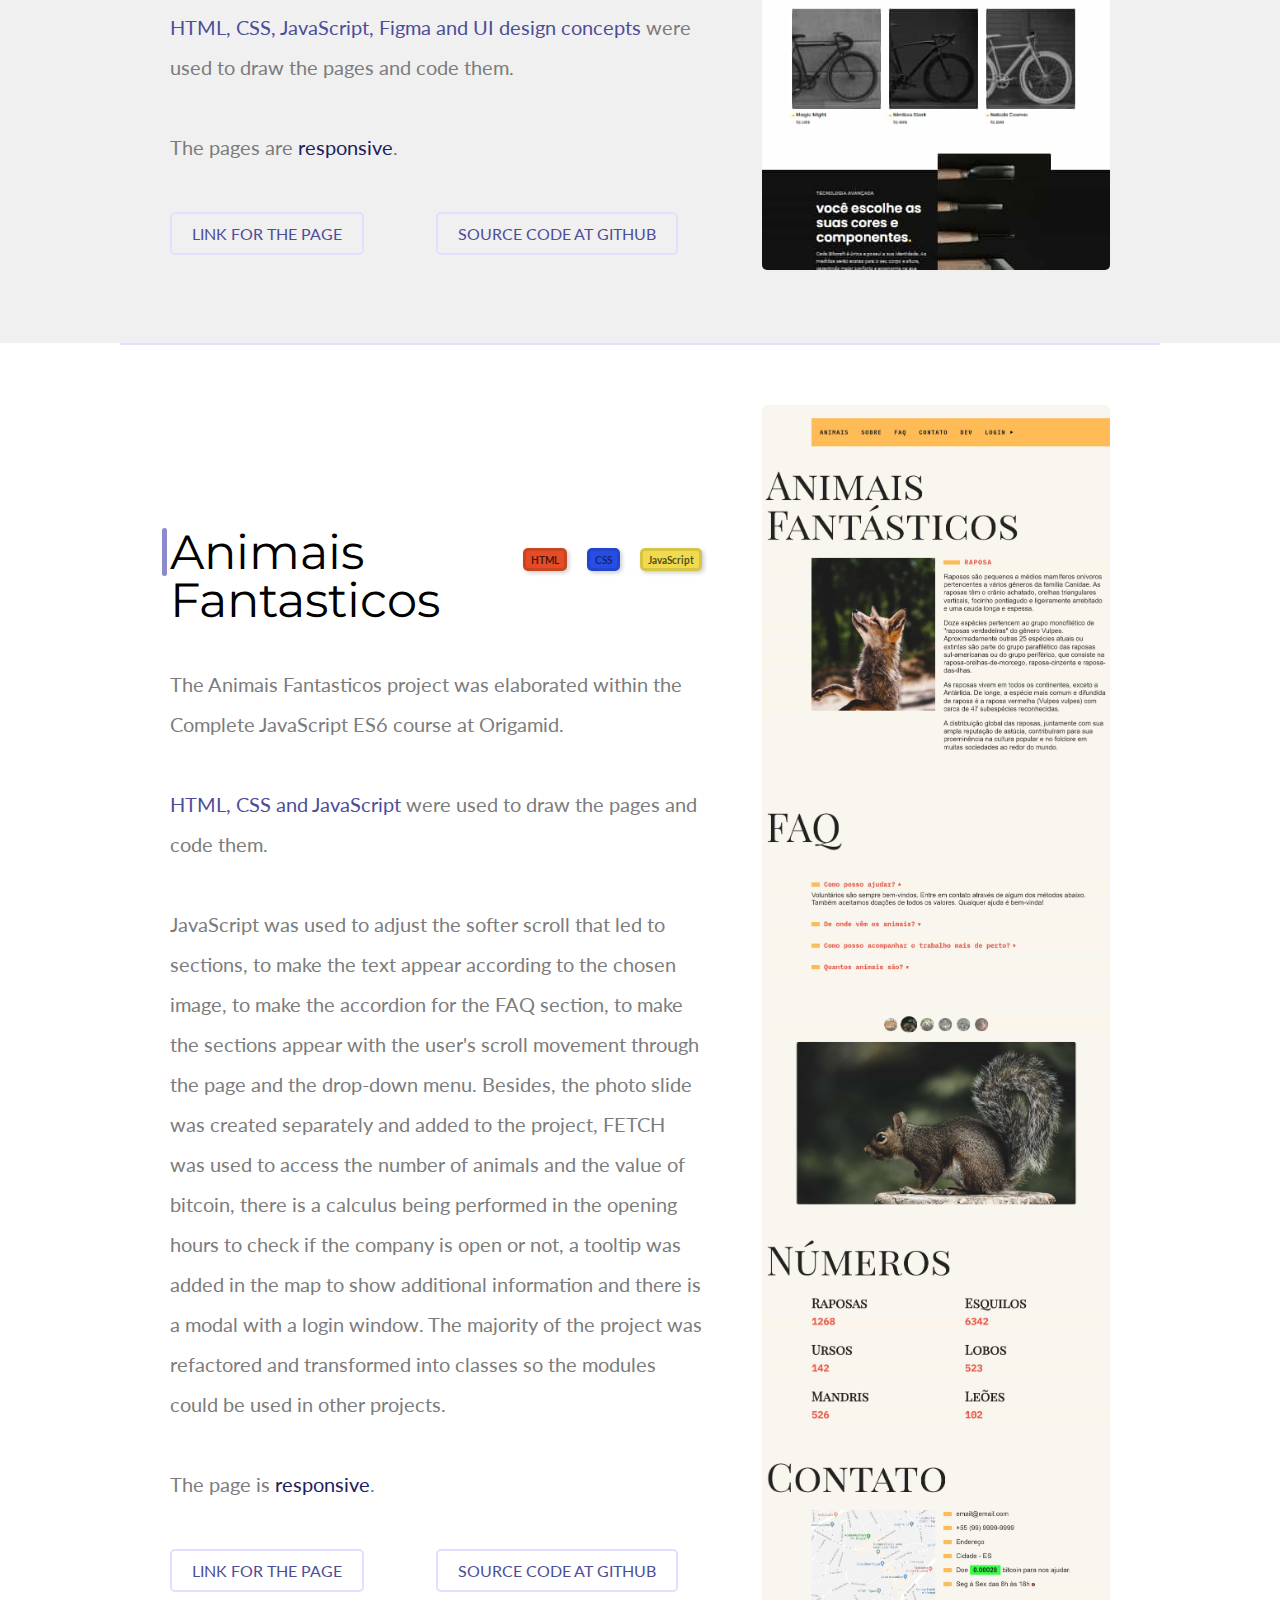
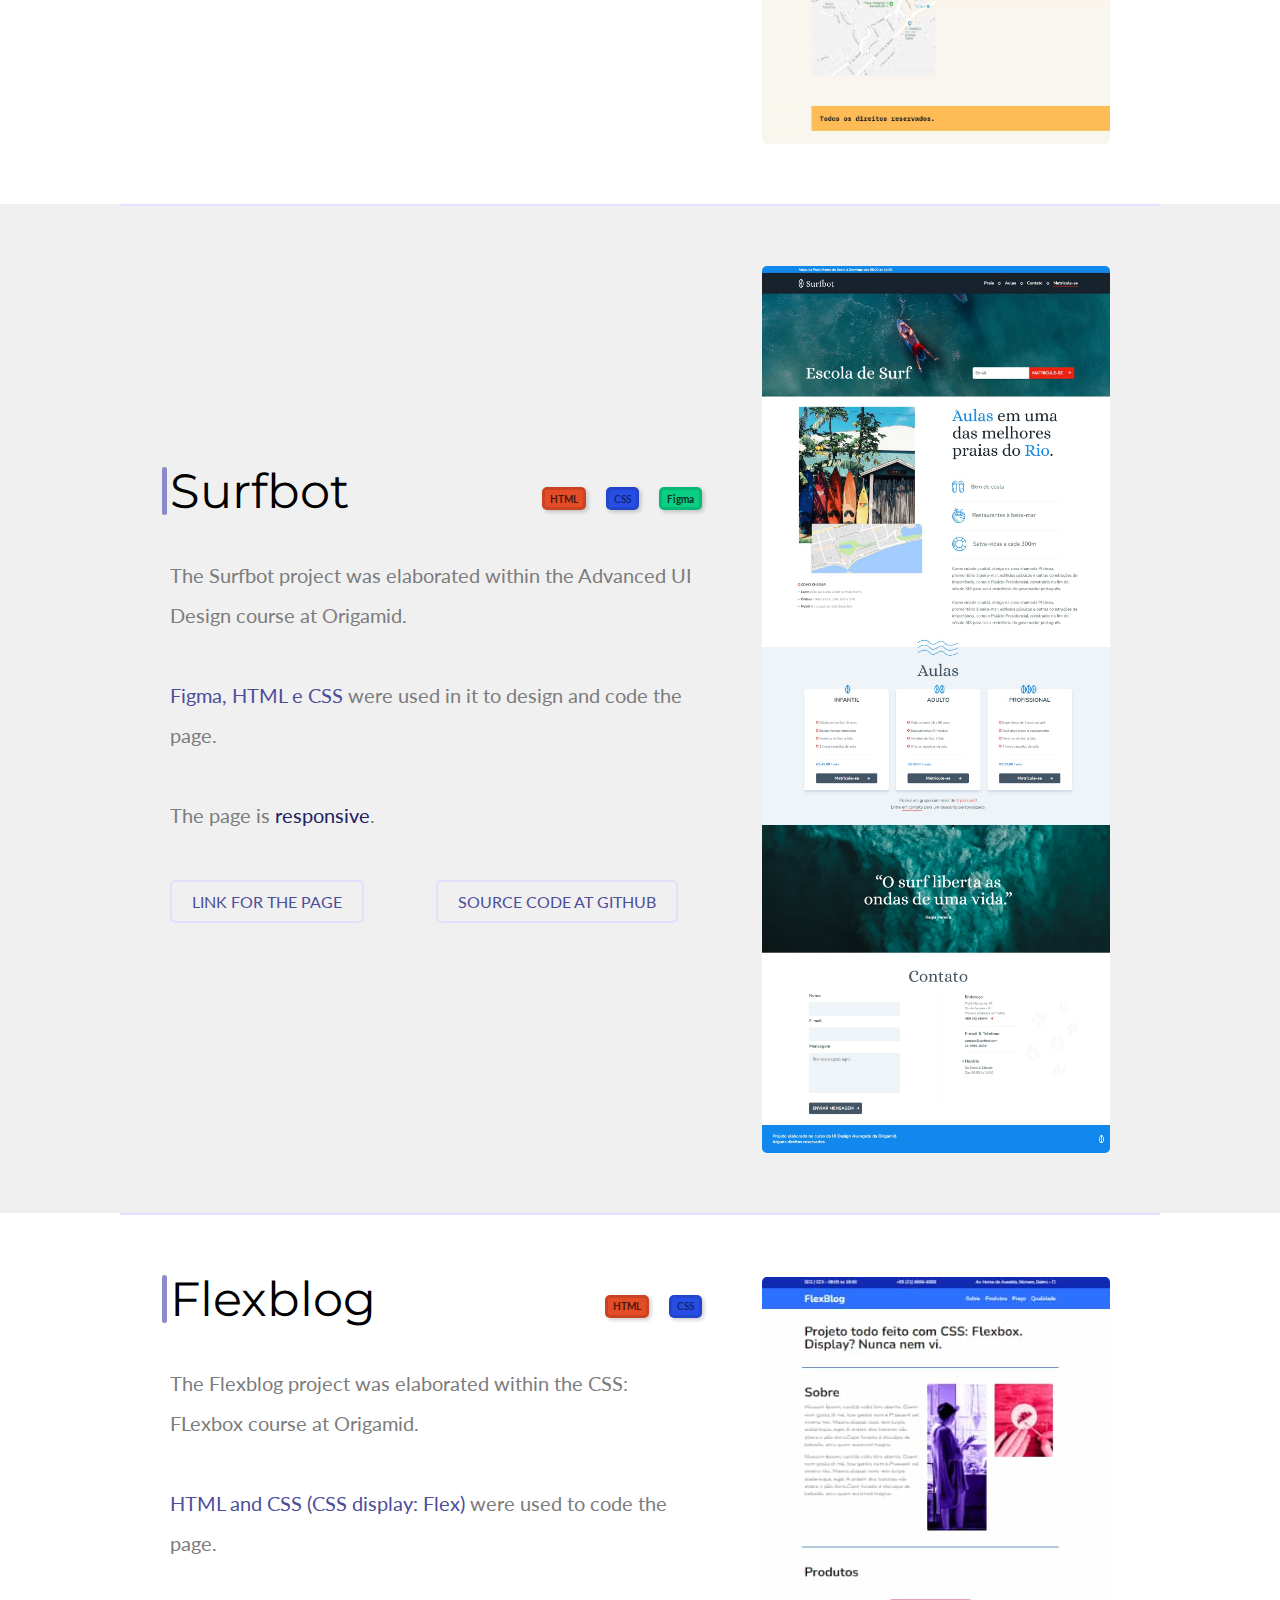
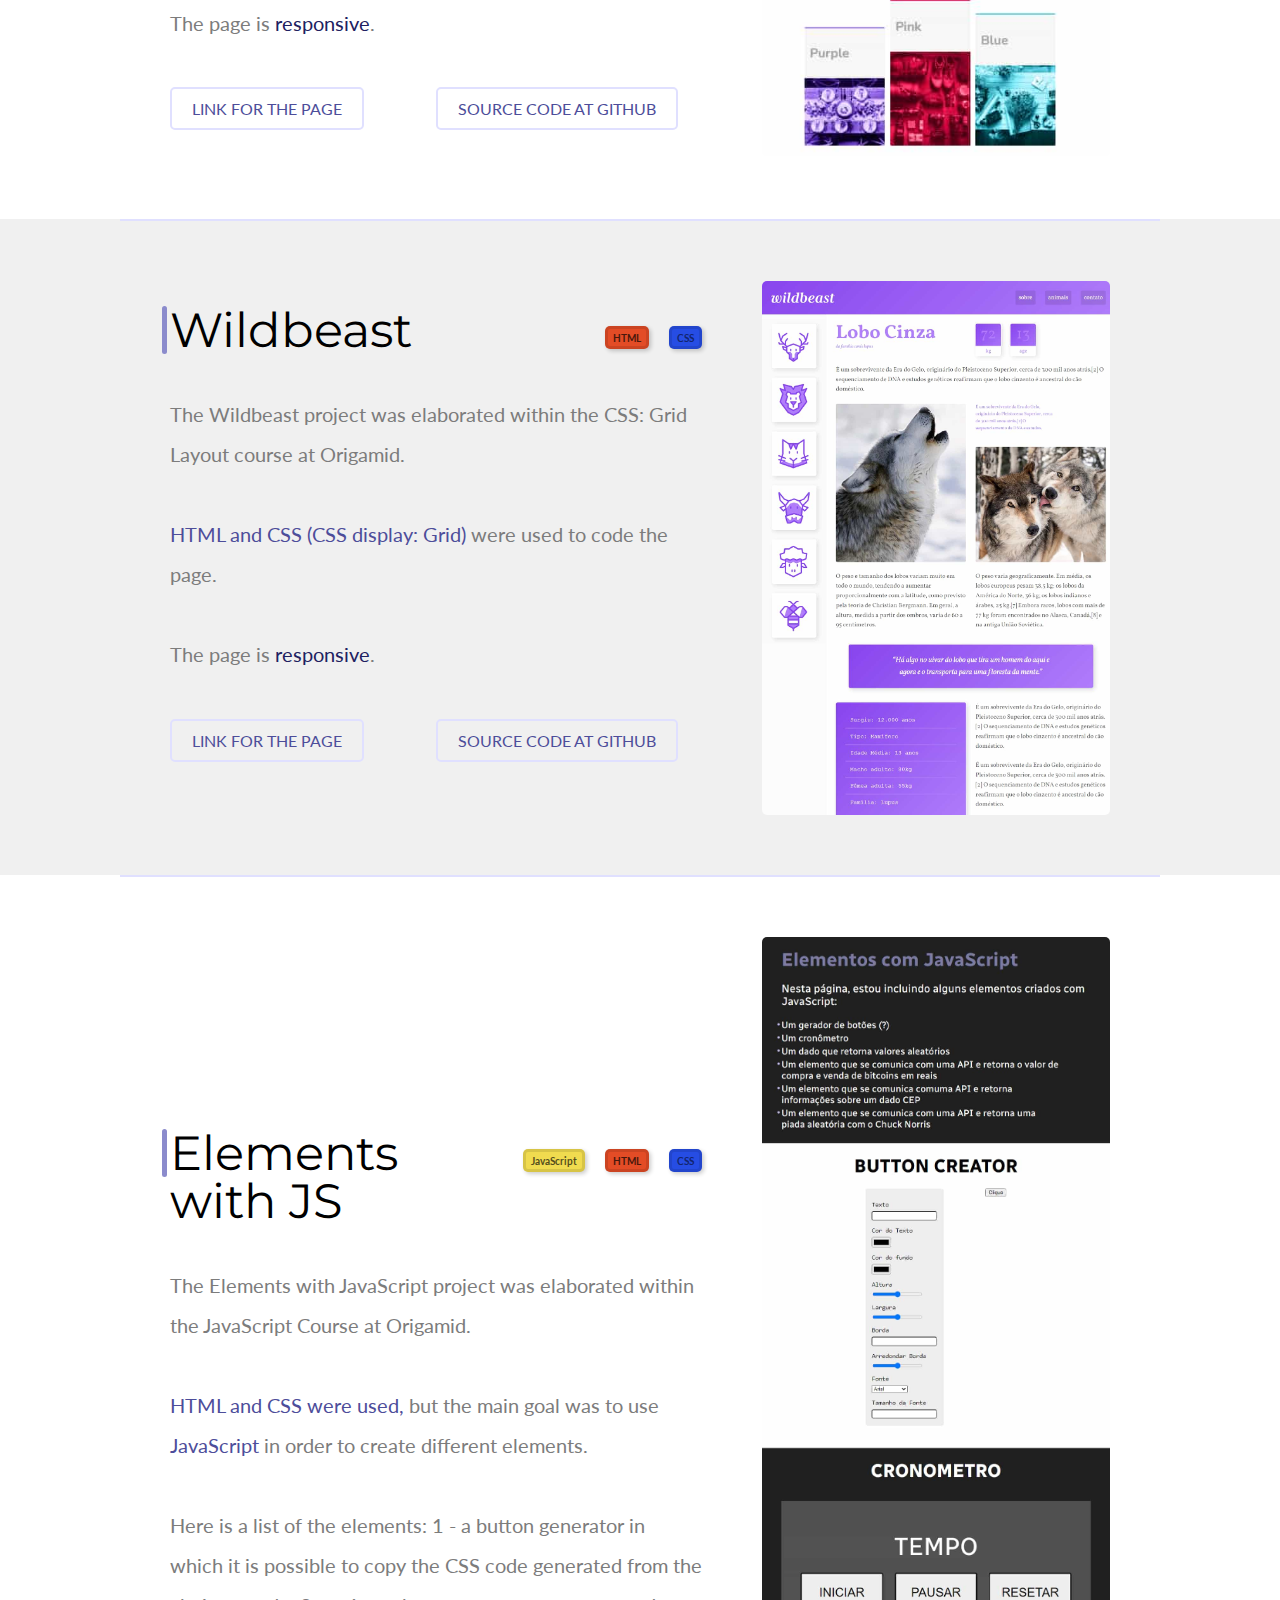
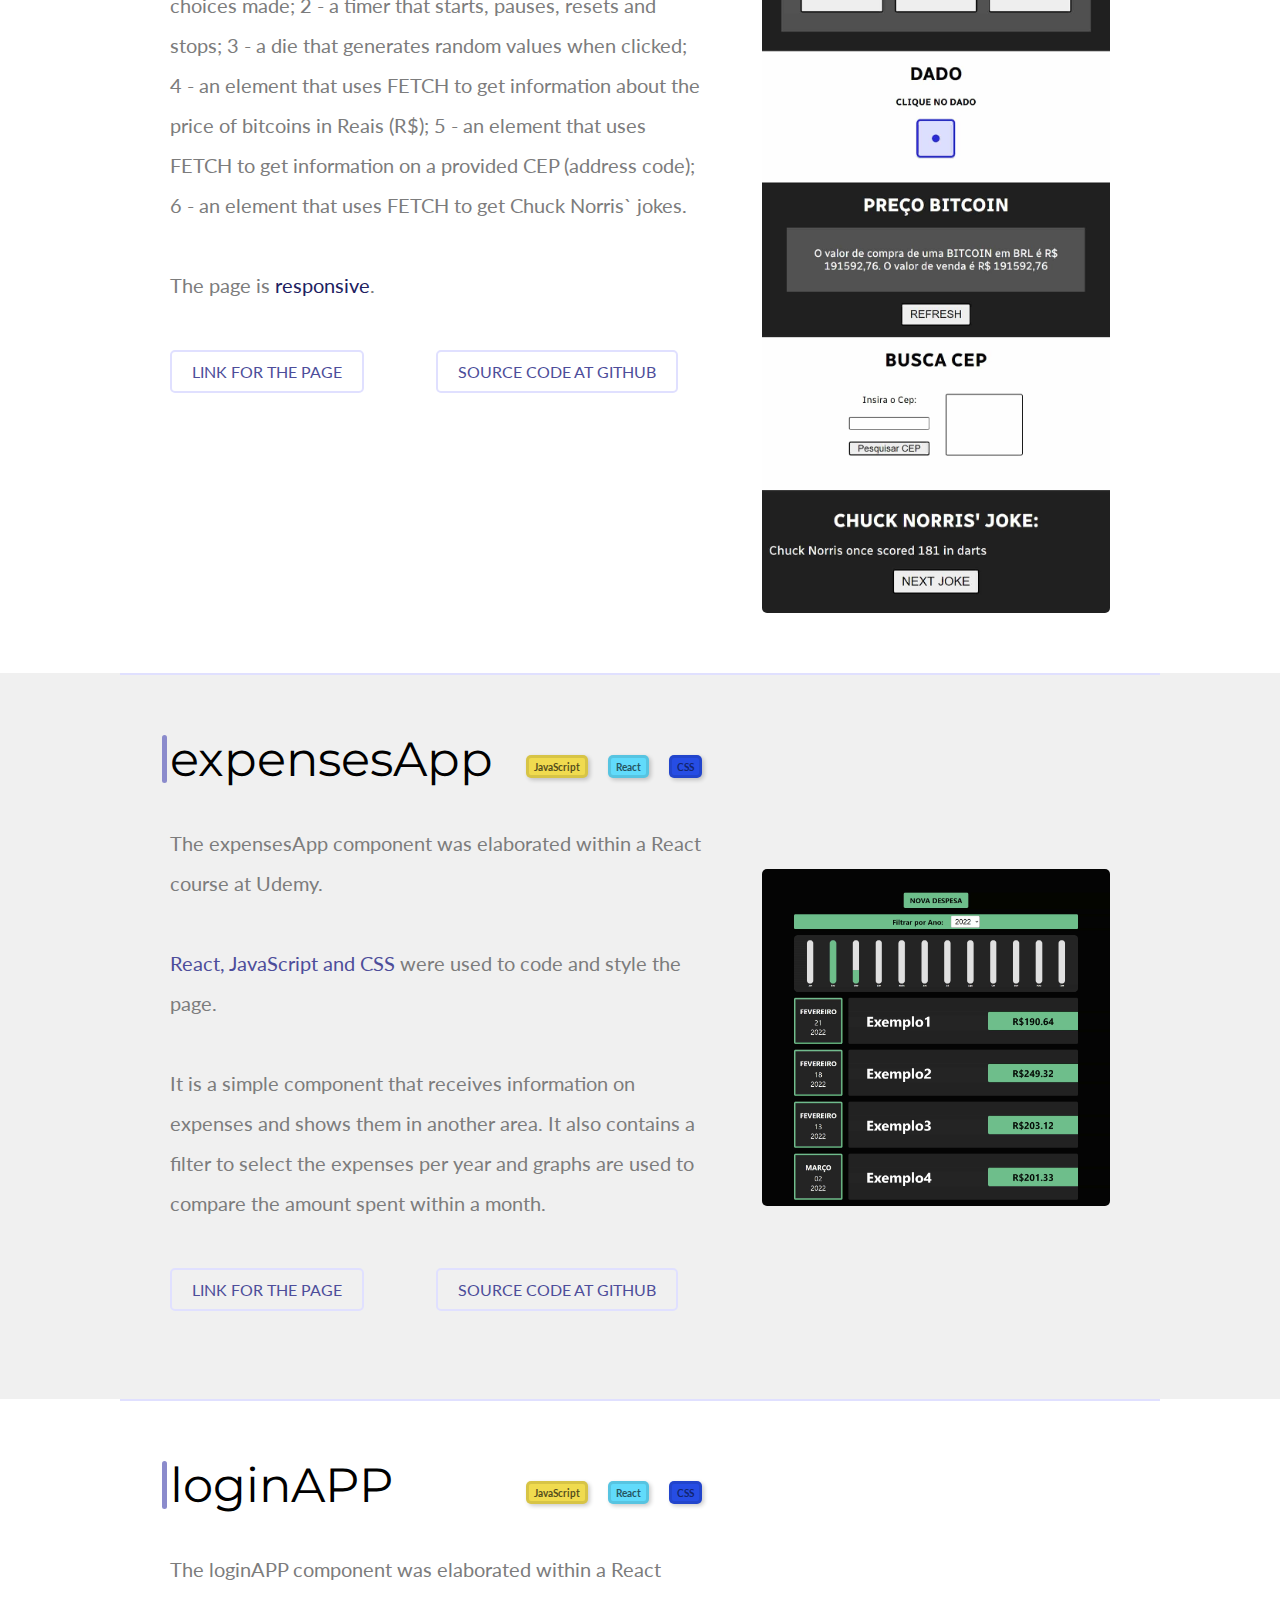
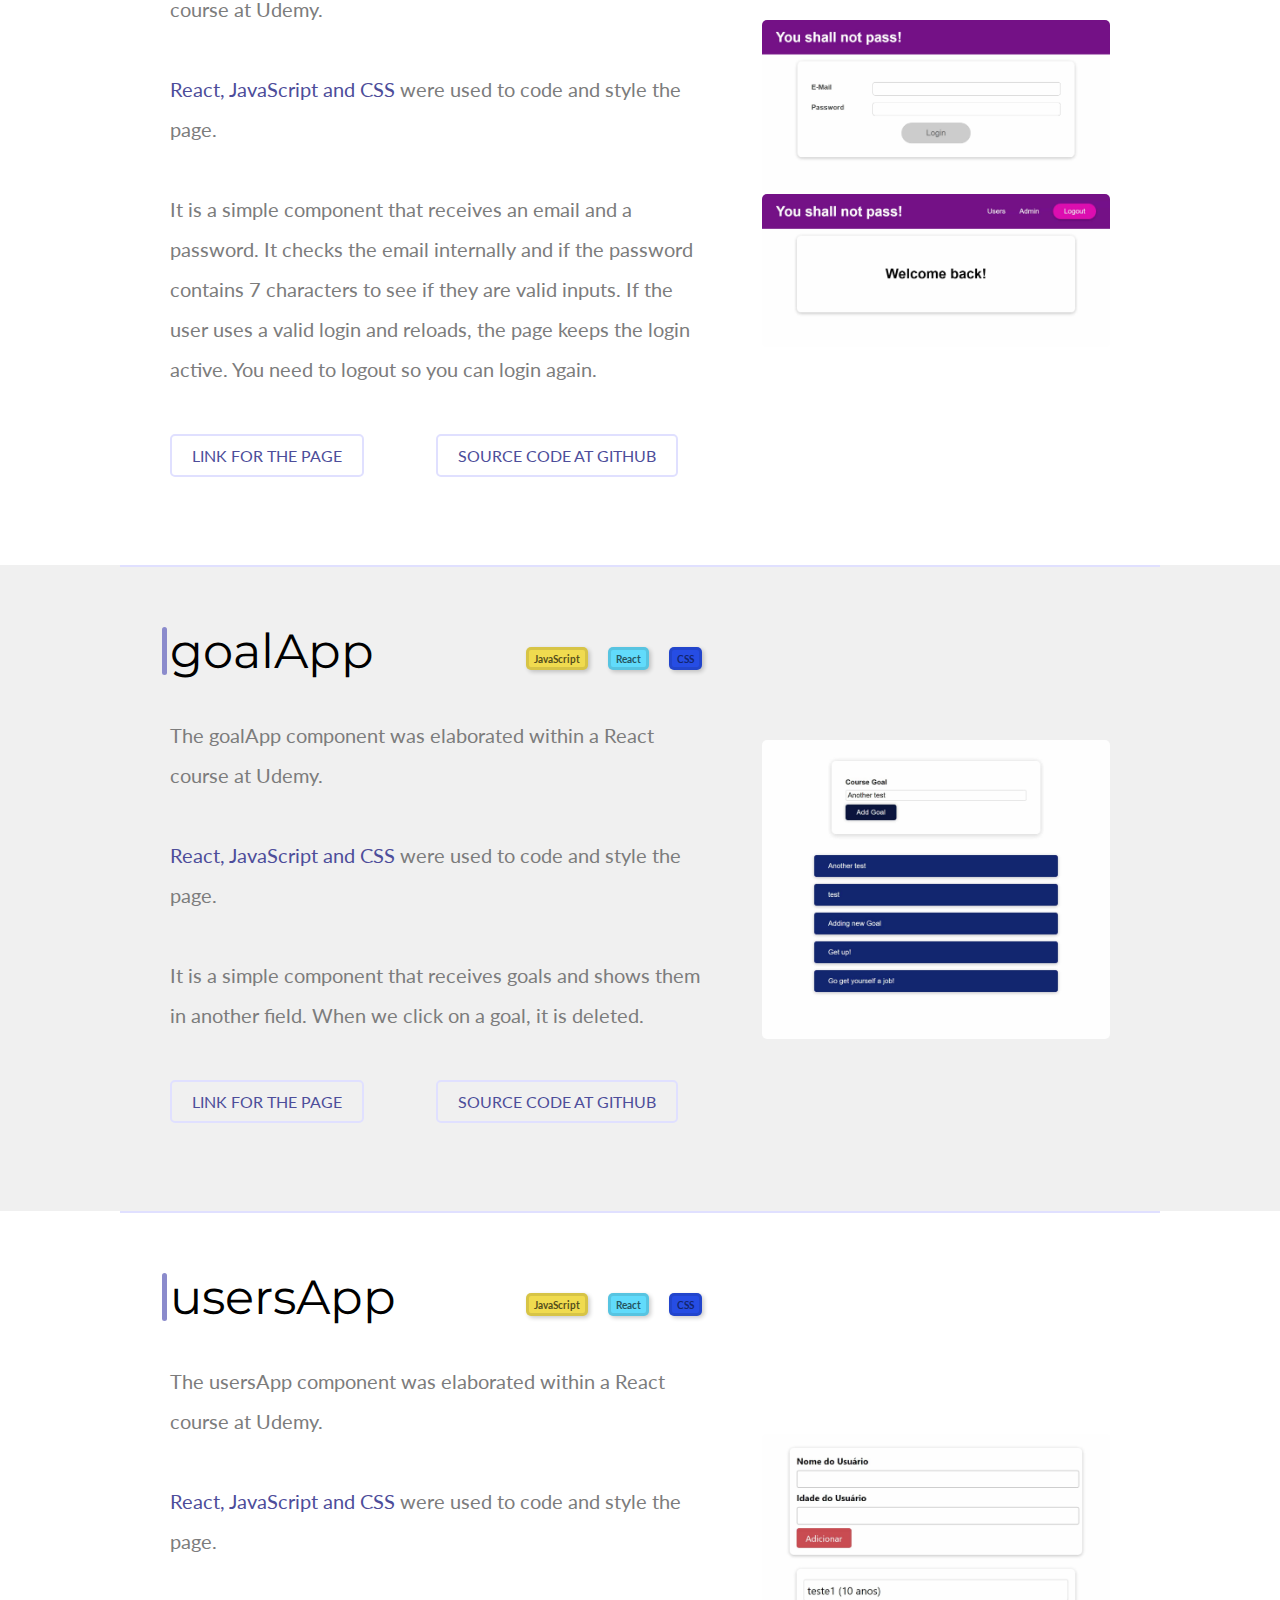
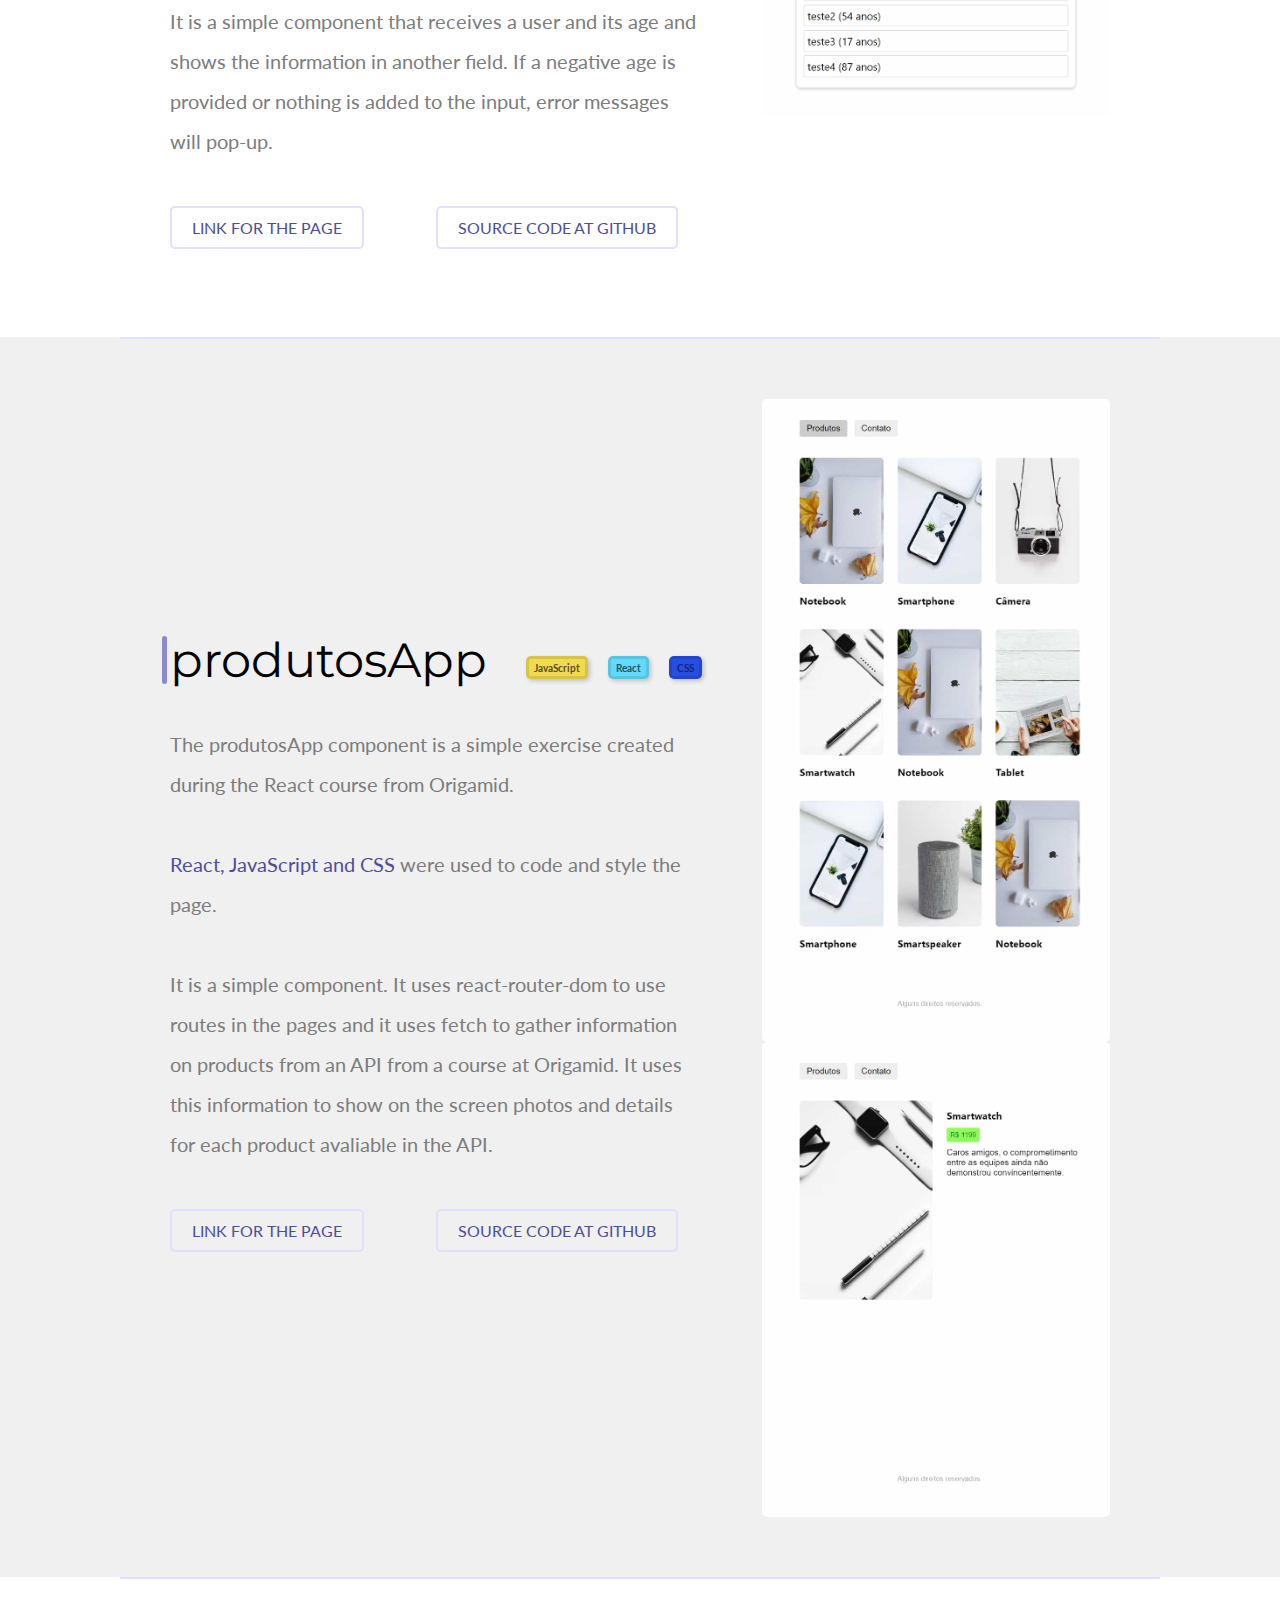
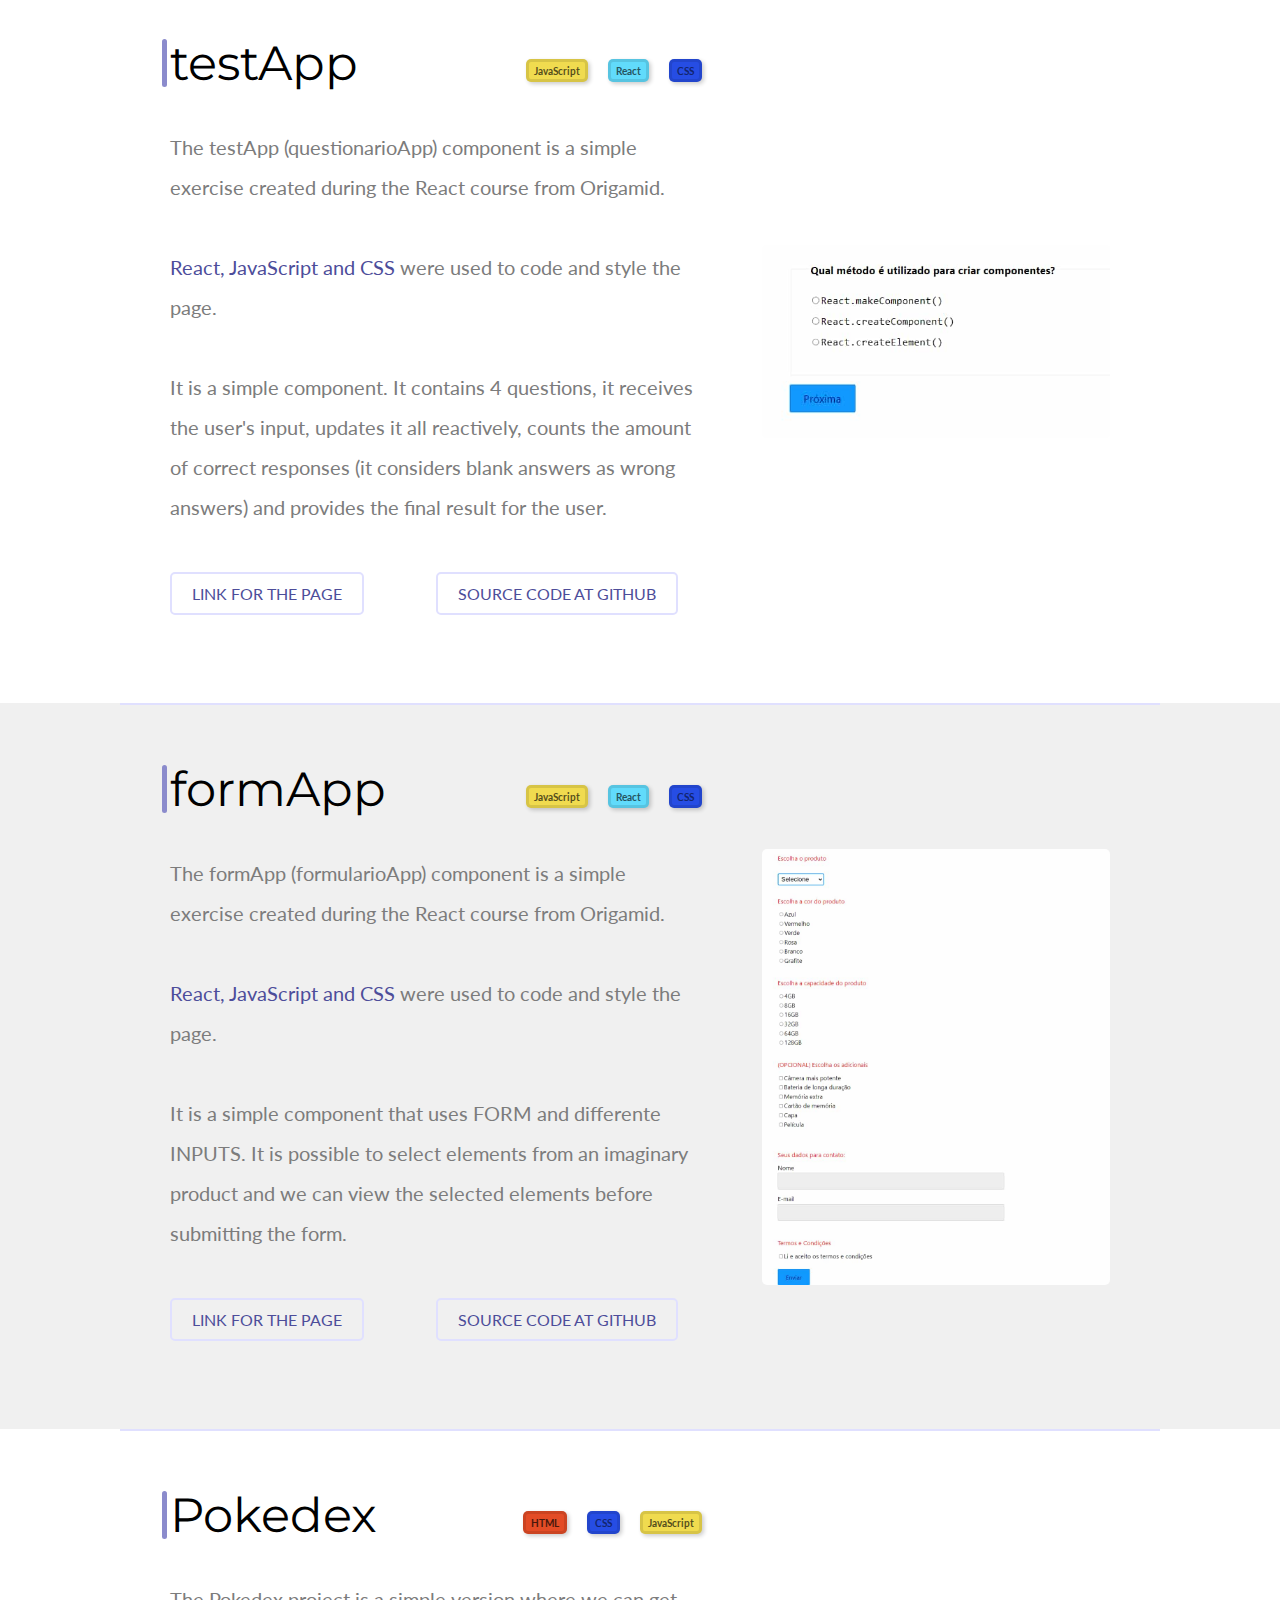
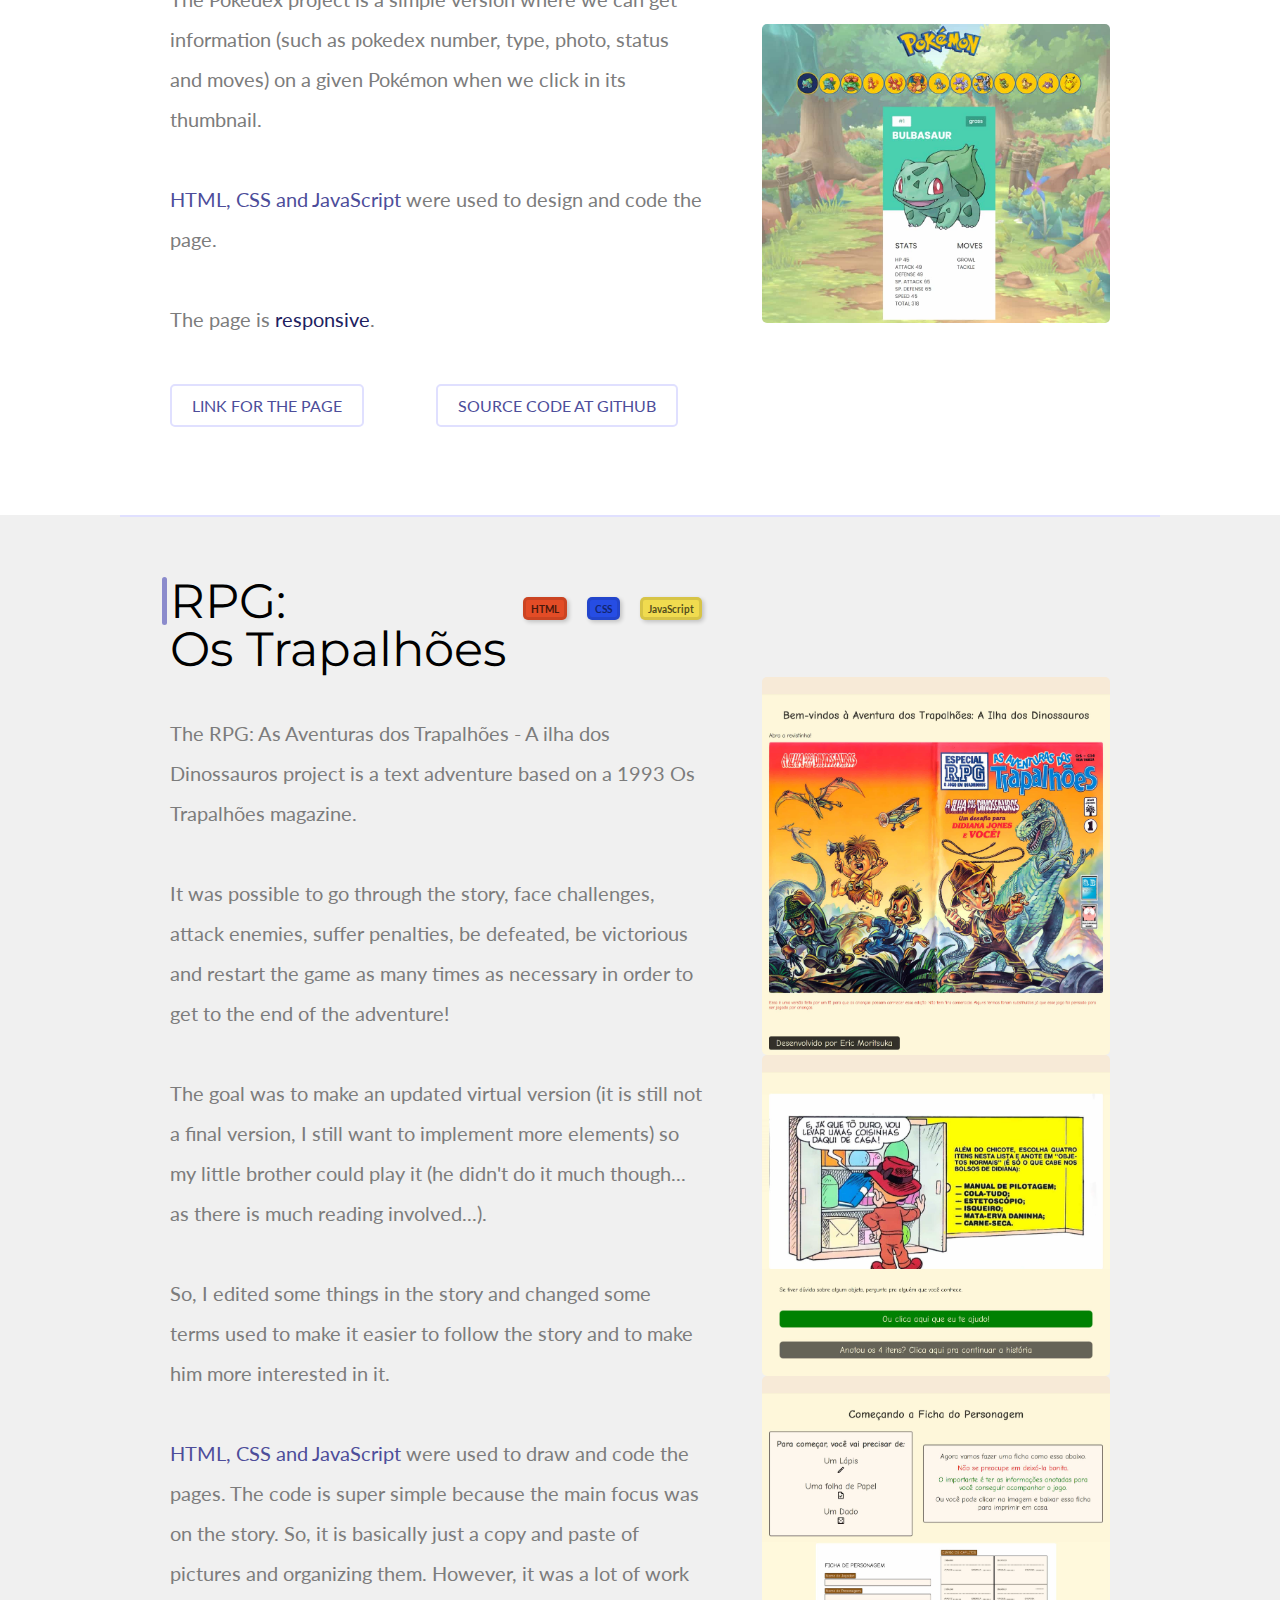
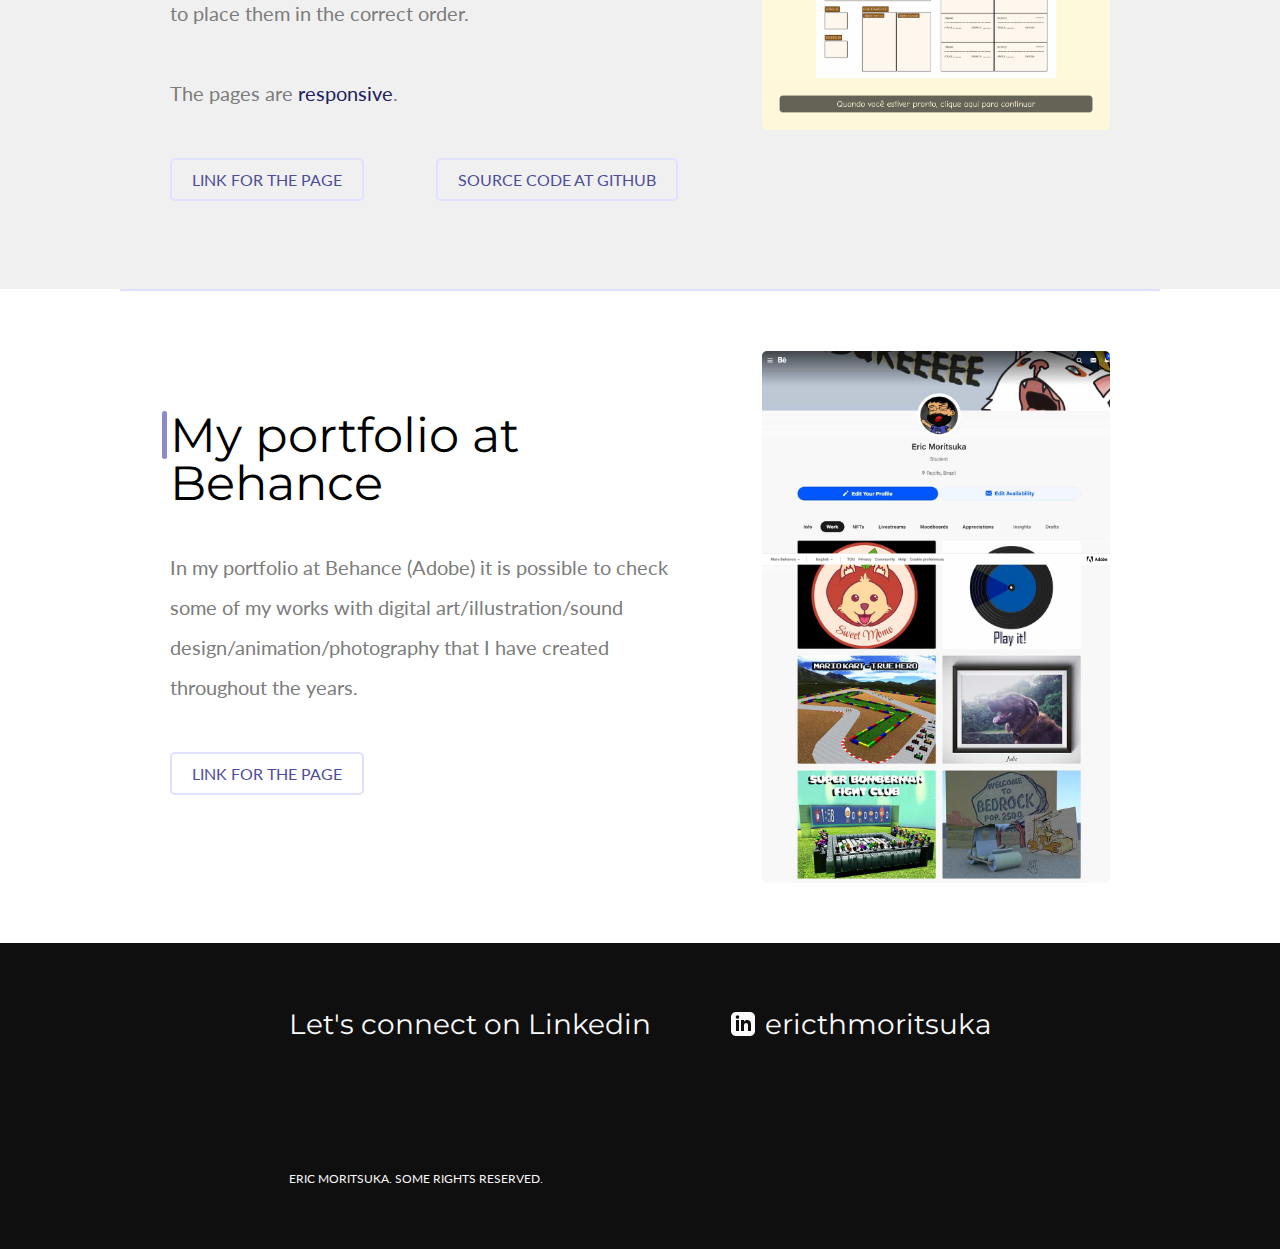
<file: portfolioEnglish.html>
<!DOCTYPE html>
<html lang="pt-br">

<head>
  <meta charset="UTF-8">
  <meta name="viewport" content="width=device-width, initial-scale=1.0">
  <meta name="description" content="Technical Writer based in Recife (PE)">
  <link rel="stylesheet" href="./css/style.css">
  <title>Eric Moritsuka: Technical Writer</title>
  <link rel="preconnect" href="https://fonts.googleapis.com">
  <link rel="preconnect" href="https://fonts.gstatic.com" crossorigin>
  <link href="https://fonts.googleapis.com/css2?family=Lato:wght@400;700&family=Montserrat:wght@400;700&display=swap" rel="stylesheet">
</head>

<body>
  <header class="header escuro">
    <div class="atualizado">
      <p class="font-atualizacao cor-6">Last Updated on: April 23rd, 2026</p>
    </div>

    <nav aria-label="principal">
      <ul class="menu font-2-s">
        <li><a href="./indexEnglish.html">Profile</a></li>
        <li><a href="./indexEnglish.html#experienciaEN">Experience</a></li>
        <li><a href="./indexEnglish.html#formacaoEN">Education</a></li>
        <li><a href="#contatoEN">Contact</a></li>
        <li><a href="./blog.html">Blog</a></li>
        <li><a href="./portfolio.html">In Portuguese</a></li>
      </ul>
    </nav>
  </header>

  <main>
    <h1 class="portfolio-titulo font-grande cor-10">Portfolio</h1>

    <section class="sobre-bg">
      <div class="dogs sobre" id="dogs">
        <div class="dogs sobre-info">
          <h1 class="font-grande">dogs</h1>
          <ul class="code-tags">
            <li class="tag-html">HTML</li>
            <li class="tag-css">CSS</li>
            <li class="tag-js">JavaScript</li>
            <li class="tag-figma">Figma</li>
          </ul>
          <p>The Dogs project was elaborated within the React course at Origamid.
          <br><br><span class="cor-p5">CSS, JavaScript and React</span> were used to code and create the application.
          <br><br>In this application (that uses mainly React), it is possibe to add users (using an API developed in another course), reset the password, post photos, delete photos, comment in photos throughout the plataform and check user stats.
          <br><br>The API that is being used is hosted by Origamid. So, the data is resete after a while. In this sense, if you are testing the application and you get logged off or your photos disappear, that is the reason.
          <br><br>There are still improvement points that will be addressed in the future.
          <br><br>The pages are <span class="cor-p7">responsive</span>.
        </p>

          <a class="git" href="https://github.com/ericthmoritsuka/dogs" target="_blank">SOURCE CODE AT GITHUB</a>
          <a class="site" href="https://ericthmoritsuka.github.io/dogs/" target="_blank">LINK FOR THE PAGE</a>

        </div>
        <div class="sobre-img">
          <a href="https://ericthmoritsuka.github.io/dogs/" target="_blank"><img src="./img/portfolio/dogs1.jpg" alt="Screenshot dogs home"></a>
          <a href="https://ericthmoritsuka.github.io/dogs/" target="_blank"><img src="./img/portfolio/dogs2.jpg" alt="Screenshot dogs adding photos"></a>
        </div>
      </div>
    </section>

    <section class="sobre-bg">
      <div class="bikcraft sobre" id="bikcraft">
        <div class="bikcraft sobre-info">
          <h1 class="font-grande">Bikcraft</h1>
          <ul class="code-tags">
            <li class="tag-html">HTML</li>
            <li class="tag-css">CSS</li>
            <li class="tag-js">JavaScript</li>
            <li class="tag-figma">Figma</li>
          </ul>
          <p>The Bikcraft project was elaborated within the Basic HTML/CSS and Basic UI courses at Origamid.
            <br><br><span class="cor-p5">HTML, CSS, JavaScript, Figma and UI design concepts</span> were used to draw the pages and code them.
            <br><br>The pages are <span class="cor-p7">responsive</span>.
          </p>

          <a class="git" href="https://github.com/ericthmoritsuka/bikcraft" target="_blank">SOURCE CODE AT GITHUB</a>
          <a class="site" href="https://ericthmoritsuka.github.io/bikcraft/" target="_blank">LINK FOR THE PAGE</a>

        </div>
        <div class="sobre-img">
          <a href="https://ericthmoritsuka.github.io/bikcraft/" target="_blank"><img src="./img/portfolio/bikcraft.jpg" alt="Screenshot Bikcraft"></a>
        </div>
      </div>
    </section>

    <section class="sobre-bg">
      <div class="animais-fantasticos sobre" id="animais-fantasticos">
        <div class="animais-fantasticos sobre-info">
          <h1 class="font-grande">Animais<br>Fantasticos</h1>
          <ul class="code-tags">
            <li class="tag-html">HTML</li>
            <li class="tag-css">CSS</li>
            <li class="tag-js">JavaScript</li>
          </ul>
          <p>The Animais Fantasticos project was elaborated within the Complete JavaScript ES6 course at Origamid.
            <br><br><span class="cor-p5">HTML, CSS and JavaScript</span> were used to draw the pages and code them.
            <br><br>JavaScript was used to adjust the softer scroll that led to sections, to make the text appear according to the chosen image, to make the accordion for the FAQ section, to make the sections appear with the user's scroll movement through the page and the drop-down menu. Besides, the photo slide was created separately and added to the project, FETCH was used to access the number of animals and the value of bitcoin, there is a calculus being performed in the opening hours to check if the company is open or not, a tooltip was added in the map to show additional information and there is a modal with a login window. The majority of the project was refactored and transformed into classes so the modules could be used in other projects.
            <br><br>The page is <span class="cor-p7">responsive</span>.
          </p>

          <a class="git" href="https://github.com/ericthmoritsuka/animais-fantasticos" target="_blank">SOURCE CODE AT GITHUB</a>
          <a class="site" href="https://ericthmoritsuka.github.io/animais-fantasticos/" target="_blank">LINK FOR THE PAGE</a>

        </div>
        <div class="sobre-img">
          <a href="https://ericthmoritsuka.github.io/animais-fantasticos/" target="_blank"><img src="./img/portfolio/animais-fantasticos.jpg" alt="Screenshot Animais Fantásticos"></a>
        </div>
      </div>
    </section>

    <section class="sobre-bg">
      <div class="surfbot sobre" id="surfbot">
        <div class="surfbot sobre-info">
          <h1 class="font-grande">Surfbot</h1>
          <ul class="code-tags">
            <li class="tag-html">HTML</li>
            <li class="tag-css">CSS</li>
            <li class="tag-figma">Figma</li>
          </ul>
          <p>The Surfbot project was elaborated within the Advanced UI Design course at Origamid.
            <br><br><span class="cor-p5">Figma, HTML e CSS</span> were used in it to design and code the page.
            <br><br>The page is <span class="cor-p7">responsive</span>.
          </p>

          <a class="git" href="https://github.com/ericthmoritsuka/surfbot" target="_blank">SOURCE CODE AT GITHUB</a>
          <a class="site" href="https://ericthmoritsuka.github.io/surfbot/" target="_blank">LINK FOR THE PAGE</a>

        </div>
        <div class="sobre-img">
          <a href="https://ericthmoritsuka.github.io/surfbot/" target="_blank"><img src="./img/portfolio/surfbot.jpg" alt="Screenshot surfbot"></a>
        </div>
      </div>
    </section>

    <section class="sobre-bg">
      <div class="flexblog sobre" id="flexblog">
        <div class="flexblog sobre-info">
          <h1 class="font-grande">Flexblog</h1>
          <ul class="code-tags">
            <li class="tag-html">HTML</li>
            <li class="tag-css">CSS</li>
          </ul>
          <p>The Flexblog project was elaborated within the CSS: FLexbox course at Origamid.
            <br><br><span class="cor-p5">HTML and CSS (CSS display: Flex)</span> were used to code the page.
            <br><br>The page is <span class="cor-p7">responsive</span>.
          </p>

          <a class="git" href="https://github.com/ericthmoritsuka/flexblog" target="_blank">SOURCE CODE AT GITHUB</a>
          <a class="site" href="https://ericthmoritsuka.github.io/flexblog/" target="_blank">LINK FOR THE PAGE</a>

        </div>
        <div class="sobre-img">
          <a href="https://ericthmoritsuka.github.io/flexblog/" target="_blank"><img src="./img/portfolio/flexblog.jpg" alt="Screenshot Flexblog"></a>
        </div>
      </div>
    </section>

    <section class="sobre-bg">
      <div class="wildbeast sobre" id="wildbeast">
        <div class="wildbeast sobre-info">
          <h1 class="font-grande">Wildbeast</h1>
          <ul class="code-tags">
            <li class="tag-html">HTML</li>
            <li class="tag-css">CSS</li>
          </ul>
          <p>The Wildbeast project was elaborated within the CSS: Grid Layout course at Origamid.
            <br><br><span class="cor-p5">HTML and CSS (CSS display: Grid)</span> were used to code the page.
            <br><br>The page is <span class="cor-p7">responsive</span>.
          </p>

          <a class="git" href="https://github.com/ericthmoritsuka/wildbeast" target="_blank">SOURCE CODE AT GITHUB</a>
          <a class="site" href="https://ericthmoritsuka.github.io/wildbeast/" target="_blank">LINK FOR THE PAGE</a>

        </div>
        <div class="sobre-img">
          <a href="https://ericthmoritsuka.github.io/wildbeast/" target="_blank"><img src="./img/portfolio/wildbeast.jpg" alt="Screenshot Wildbeast"></a>
        </div>
      </div>
    </section>

    <section class="sobre-bg">
      <div class="appsJS sobre" id="appsJS">
        <div class="appsJS sobre-info">
          <h1 class="font-grande">Elements<br>with JS</h1>
          <ul class="code-tags">
            <li class="tag-js">JavaScript</li>
            <li class="tag-html">HTML</li>
            <li class="tag-css">CSS</li>
          </ul>
          <p>The Elements with JavaScript project was elaborated within the JavaScript Course at Origamid.
            <br><br><span class="cor-p5">HTML and CSS were used,</span> but the main goal was to use <span class="cor-p5">JavaScript</span> in order to create different elements.
            <br><br>Here is a list of the elements: 1 - a button generator in which it is possible to copy the CSS code generated from the choices made; 2 - a timer that starts, pauses, resets and stops; 3 - a die that generates random values when clicked; 4 - an element that uses FETCH to get information about the price of bitcoins in Reais (R$); 5 - an element that uses FETCH to get information on a provided CEP (address code); 6 - an element that uses FETCH to get Chuck Norris` jokes.
            <br><br>The page is <span class="cor-p7">responsive</span>.
          </p>

          <a class="git" href="https://github.com/ericthmoritsuka/AppsComJS" target="_blank">SOURCE CODE AT GITHUB</a>
          <a class="site" href="https://ericthmoritsuka.github.io/AppsComJS/" target="_blank">LINK FOR THE PAGE</a>

        </div>
        <div class="sobre-img">
          <a href="https://ericthmoritsuka.github.io/AppsComJS/" target="_blank"><img src="./img/portfolio/appsJS.jpg" alt="Screenshot Apps com JS"></a>
        </div>
      </div>
    </section>

    <section class="sobre-bg">
      <div class="expensesApp sobre" id="expensesApp">
        <div class="expensesApp sobre-info">
          <h1 class="font-grande">expensesApp</h1>
          <ul class="code-tags">
            <li class="tag-js">JavaScript</li>
            <li class="tag-react">React</li>
            <li class="tag-css">CSS</li>
          </ul>
          <p>The expensesApp component was elaborated within a React course at Udemy.
            <br><br><span class="cor-p5">React, JavaScript and CSS</span> were used to code and style the page.
            <br><br>
            It is a simple component that receives information on expenses and shows them in another area. It also contains a filter to select the expenses per year and graphs are used to compare the amount spent within a month.
          </p>

          <a class="git" href="https://github.com/ericthmoritsuka/react-expensesApp" target="_blank">SOURCE CODE AT GITHUB</a>
          <a class="site" href="https://ericthmoritsuka.github.io/react-expensesApp/" target="_blank">LINK FOR THE PAGE</a>

        </div>
        <div class="sobre-img">
          <a href="https://ericthmoritsuka.github.io/react-expensesApp/" target="_blank"><img src="./img/portfolio/react-expensesApp.jpg" alt="Screenshot expenses app"></a>
        </div>
      </div>
    </section>

    <section class="sobre-bg">
      <div class="loginAPP sobre" id="loginAPP">
        <div class="loginAPP sobre-info">
          <h1 class="font-grande">loginAPP</h1>
          <ul class="code-tags">
            <li class="tag-js">JavaScript</li>
            <li class="tag-react">React</li>
            <li class="tag-css">CSS</li>
          </ul>
          <p>The loginAPP component was elaborated within a React course at Udemy.
            <br><br><span class="cor-p5">React, JavaScript and CSS</span> were used to code and style the page.
            <br><br>
            It is a simple component that receives an email and a password. It checks the email internally and if the password contains 7 characters to see if they are valid inputs. If the user uses a valid login and reloads, the page keeps the login active. You need to logout so you can login again.
          </p>

          <a class="git" href="https://github.com/ericthmoritsuka/react-loginApp" target="_blank">SOURCE CODE AT GITHUB</a>
          <a class="site" href="https://ericthmoritsuka.github.io/react-loginApp/" target="_blank">LINK FOR THE PAGE</a>

        </div>
        <div class="sobre-img">
          <a href="https://ericthmoritsuka.github.io/react-loginApp/" target="_blank"><img src="./img/portfolio/react-loginAppALT.jpg" alt="Screenshot login app"></a>
          <a href="https://ericthmoritsuka.github.io/react-loginApp/" target="_blank"><img src="./img/portfolio/react-loginApp2ALT.jpg" alt="Screenshot login app tela de boas-vindas"></a>
        </div>
      </div>
    </section>

    <section class="sobre-bg">
      <div class="goalApp sobre" id="goalApp">
        <div class="goalApp sobre-info">
          <h1 class="font-grande">goalApp</h1>
          <ul class="code-tags">
            <li class="tag-js">JavaScript</li>
            <li class="tag-react">React</li>
            <li class="tag-css">CSS</li>
          </ul>
          <p>The goalApp component was elaborated within a React course at Udemy.
            <br><br><span class="cor-p5">React, JavaScript and CSS</span> were used to code and style the page.
            <br><br>
            It is a simple component that receives goals and shows them in another field. When we click on a goal, it is deleted.
          </p>

          <a class="git" href="https://github.com/ericthmoritsuka/react-goalApp" target="_blank">SOURCE CODE AT GITHUB</a>
          <a class="site" href="https://ericthmoritsuka.github.io/react-goalApp/" target="_blank">LINK FOR THE PAGE</a>

        </div>
        <div class="sobre-img">
          <a href="https://ericthmoritsuka.github.io/react-goalApp/" target="_blank"><img src="./img/portfolio/react-goalAppALT.jpg" alt="Screenshot goal app"></a>
        </div>
      </div>
    </section>

    <section class="sobre-bg">
      <div class="usersApp sobre" id="usersApp">
        <div class="usersApp sobre-info">
          <h1 class="font-grande">usersApp</h1>
          <ul class="code-tags">
            <li class="tag-js">JavaScript</li>
            <li class="tag-react">React</li>
            <li class="tag-css">CSS</li>
          </ul>
          <p>The usersApp component was elaborated within a React course at Udemy.
            <br><br><span class="cor-p5">React, JavaScript and CSS</span> were used to code and style the page.
            <br><br>
            It is a simple component that receives a user and its age and shows the information in another field. If a negative age is provided or nothing is added to the input, error messages will pop-up.
          </p>

          <a class="git" href="https://github.com/ericthmoritsuka/react-usersApp" target="_blank">SOURCE CODE AT GITHUB</a>
          <a class="site" href="https://ericthmoritsuka.github.io/react-usersApp/" target="_blank">LINK FOR THE PAGE</a>

        </div>
        <div class="sobre-img">
          <a href="https://ericthmoritsuka.github.io/react-usersApp/" target="_blank"><img src="./img/portfolio/react-usersAppALT.jpg" alt="Screenshot users app"></a>
        </div>
      </div>
    </section>

    <section class="sobre-bg">
      <div class="produtosApp sobre" id="produtosApp">
        <div class="produtosApp sobre-info">
          <h1 class="font-grande">produtosApp</h1>
          <ul class="code-tags">
            <li class="tag-js">JavaScript</li>
            <li class="tag-react">React</li>
            <li class="tag-css">CSS</li>
          </ul>
          <p>The produtosApp component is a simple exercise created during the React course from Origamid.
            <br><br><span class="cor-p5">React, JavaScript and CSS</span> were used to code and style the page.
            <br><br>
            It is a simple component. It uses react-router-dom to use routes in the pages and it uses fetch to gather information on products from an API from a course at Origamid. It uses this information to show on the screen photos and details for each product avaliable in the API.
          </p>

          <a class="git" href="https://github.com/ericthmoritsuka/react-produtosApp" target="_blank">SOURCE CODE AT GITHUB</a>
          <a class="site" href="https://ericthmoritsuka.github.io/react-produtosApp/" target="_blank">LINK FOR THE PAGE</a>

        </div>
        <div class="sobre-img">
          <a href="https://ericthmoritsuka.github.io/react-produtosApp/" target="_blank"><img src="./img/portfolio/react-produtosApp.jpg" alt="Screenshot users app"></a>
          <a href="https://ericthmoritsuka.github.io/react-produtosApp/" target="_blank"><img src="./img/portfolio/react-produtosApp2.jpg" alt="Screenshot users app"></a>
        </div>
      </div>
    </section>

    <section class="sobre-bg">
      <div class="questionarioApp sobre" id="questionarioApp">
        <div class="questionarioApp sobre-info">
          <h1 class="font-grande">testApp</h1>
          <ul class="code-tags">
            <li class="tag-js">JavaScript</li>
            <li class="tag-react">React</li>
            <li class="tag-css">CSS</li>
          </ul>
          <p>The testApp (questionarioApp) component is a simple exercise created during the React course from Origamid.
            <br><br><span class="cor-p5">React, JavaScript and CSS</span> were used to code and style the page.
            <br><br>
            It is a simple component. It contains 4 questions, it receives the user's input, updates it all reactively, counts the amount of correct responses (it considers blank answers as wrong answers) and provides the final result for the user.
          </p>

          <a class="git" href="https://github.com/ericthmoritsuka/react-questionarioApp" target="_blank">SOURCE CODE AT GITHUB</a>
          <a class="site" href="https://ericthmoritsuka.github.io/react-questionarioApp/" target="_blank">LINK FOR THE PAGE</a>

        </div>
        <div class="sobre-img">
          <a href="https://ericthmoritsuka.github.io/react-questionarioApp/" target="_blank"><img src="./img/portfolio/react-questionarioApp.jpg" alt="Screenshot users app"></a>
        </div>
      </div>
    </section>

    <section class="sobre-bg">
      <div class="formularioApp sobre" id="formularioApp">
        <div class="formularioApp sobre-info">
          <h1 class="font-grande">formApp</h1>
          <ul class="code-tags">
            <li class="tag-js">JavaScript</li>
            <li class="tag-react">React</li>
            <li class="tag-css">CSS</li>
          </ul>
          <p>The formApp (formularioApp) component is a simple exercise created during the React course from Origamid.
            <br><br><span class="cor-p5">React, JavaScript and CSS</span> were used to code and style the page.
            <br><br>
            It is a simple component that uses FORM and differente INPUTS. It is possible to select elements from an imaginary product and we can view the selected elements before submitting the form.
          </p>

          <a class="git" href="https://github.com/ericthmoritsuka/react-formularioApp" target="_blank">SOURCE CODE AT GITHUB</a>
          <a class="site" href="https://ericthmoritsuka.github.io/react-formularioApp/" target="_blank">LINK FOR THE PAGE</a>

        </div>
        <div class="sobre-img">
          <a href="https://ericthmoritsuka.github.io/react-formularioApp/" target="_blank"><img src="./img/portfolio/react-formularioApp.jpg" alt="Screenshot formulario app"></a>
        </div>
      </div>
    </section>

    <section class="sobre-bg">
      <div class="pokedex sobre" id="pokedex">
        <div class="pokedex sobre-info">
          <h1 class="font-grande">Pokedex</h1>
          <ul class="code-tags">
            <li class="tag-html">HTML</li>
            <li class="tag-css">CSS</li>
            <li class="tag-js">JavaScript</li>
          </ul>
          <p> The Pokedex project is a simple version where we can get information (such as pokedex number, type, photo, status and moves) on a given Pokémon when we click in its thumbnail.
            <br><br><span class="cor-p5">HTML, CSS and JavaScript</span> were used to design and code the page.
            <br><br>The page is <span class="cor-p7">responsive</span>.
          </p>

          <a class="git" href="https://github.com/ericthmoritsuka/pokedex" target="_blank">SOURCE CODE AT GITHUB</a>
          <a class="site" href="https://ericthmoritsuka.github.io/pokedex/" target="_blank">LINK FOR THE PAGE</a>

        </div>
        <div class="sobre-img">
          <a href="https://ericthmoritsuka.github.io/pokedex/" target="_blank">
            <img src="./img/portfolio/pokedex.jpg" alt="Screenshot Pokedex">
          </a>
        </div>
      </div>
    </section>

    <section class="sobre-bg">
      <div class="rpgTrapalhoes sobre" id="rpgTrapalhoes">
        <div class="rpgTrapalhoes sobre-info">
          <h1 class="font-grande">RPG:<br>Os Trapalhões</h1>
          <ul class="code-tags">
            <li class="tag-html">HTML</li>
            <li class="tag-css">CSS</li>
            <li class="tag-js">JavaScript</li>
          </ul>
          <p>The RPG: As Aventuras dos Trapalhões - A ilha dos Dinossauros project is a text adventure based on a 1993 Os Trapalhões magazine.
            <br><br>It was possible to go through the story, face challenges, attack enemies, suffer penalties, be defeated, be victorious and restart the game as many times as necessary in order to get to the end of the adventure!
            <br><br>The goal was to make an updated virtual version (it is still not a final version, I still want to implement more elements) so my little brother could play it (he didn't do it much though... as there is much reading involved...).
            <br><br>So, I edited some things in the story and changed some terms used to make it easier to follow the story and to make him more interested in it.
            <br><br><span class="cor-p5">HTML, CSS and JavaScript</span> were used to draw and code the pages. The code is super simple because the main focus was on the story. So, it is basically just a copy and paste of pictures and organizing them. However, it was a lot of work to place them in the correct order.
            <br><br>The pages are <span class="cor-p7">responsive</span>.
          </p>

          <a class="git" href="https://github.com/ericthmoritsuka/trapalhoesIlhaDosDinossauros" target="_blank">SOURCE CODE AT GITHUB</a>
          <a class="site" href="https://ericthmoritsuka.github.io/trapalhoesIlhaDosDinossauros//" target="_blank">LINK FOR THE PAGE</a>

        </div>
        <div class="sobre-img">
          <a href="https://ericthmoritsuka.github.io/trapalhoesIlhaDosDinossauros/" target="_blank">
            <img src="./img/portfolio/osTrapalhoes.jpg" alt="Screenshot RPG: Os Trapalhões">
            <img src="./img/portfolio/osTrapalhoes3.jpg" alt="">
            <img src="./img/portfolio/osTrapalhoes1.jpg" alt="">
          </a>
        </div>
      </div>
    </section>

    <section class="sobre-bg">
      <div class="behance sobre" id="behance">
        <div class="behance sobre-info">
          <h1 class="font-grande">My portfolio at Behance</h1>
          <p>In my portfolio at Behance (Adobe) it is possible to check some of my works with digital art/illustration/sound design/animation/photography that I have created throughout the years.
          </p>

          <a class="site" href="https://www.behance.net/ethm" target="_blank">LINK FOR THE PAGE</a>

        </div>
        <div class="sobre-img">
          <a href="https://www.behance.net/ethm" target="_blank"><img src="./img/portfolio/behance.jpg" alt="Screenshot Behance"></a>
        </div>
      </div>
    </section>

  </main>


  <footer class="rodape" id="contato" aria-label="contato">
    <div class="bg-rodape">
      <p class="texto-rodape font-2-l cor-1">Let's connect on Linkedin</p>
      <ul class="lista-rodape font-2-l cor-1">
        <li>
          <div class="linkedin">
            <img src="./img/linkedin.svg" alt="" width="24px" height="24px">
            <a href="https://www.linkedin.com/in/ericthmoritsuka/">
              <p>ericthmoritsuka</p>
            </a>
          </div>
        </li>
      </ul>

      <p class="copyright font-atualizacao cor-1">Eric Moritsuka. Some rights reserved.</p>
    </div>
  </footer>


</body>

</html>
</file>
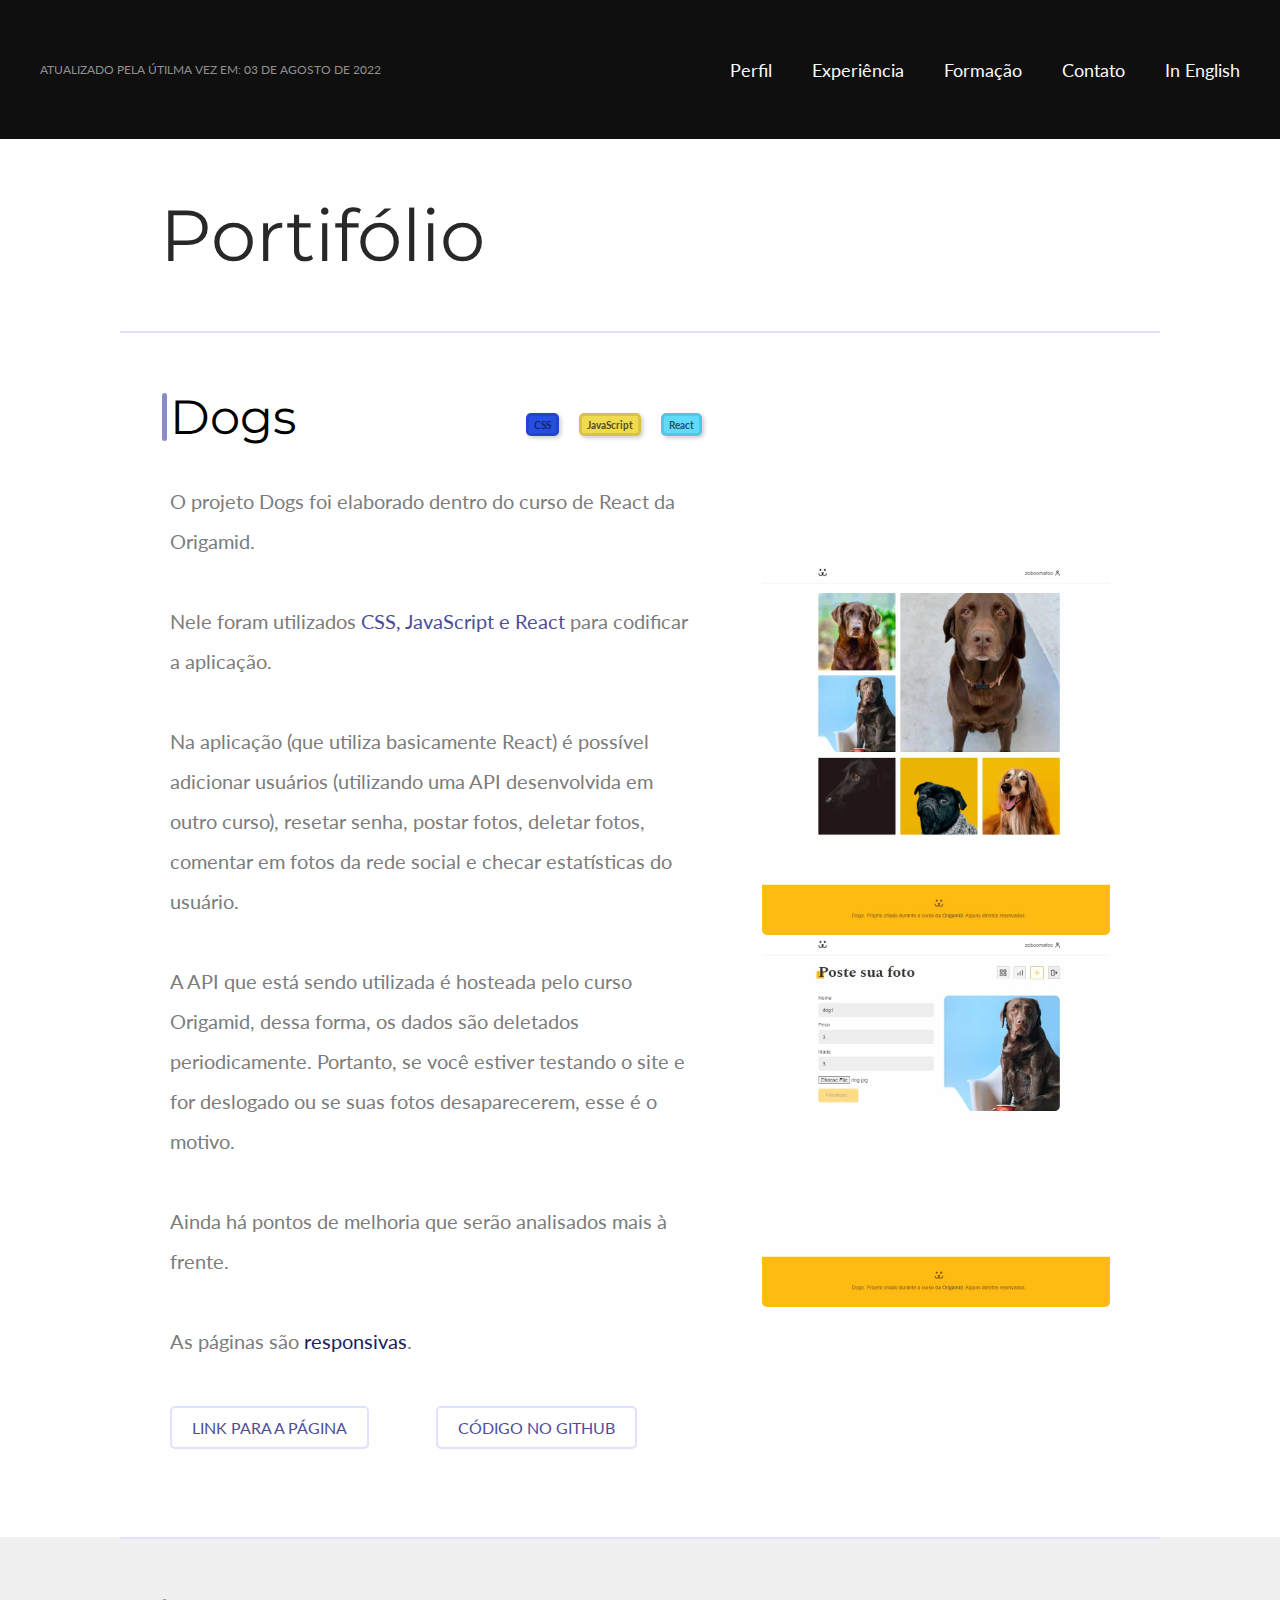
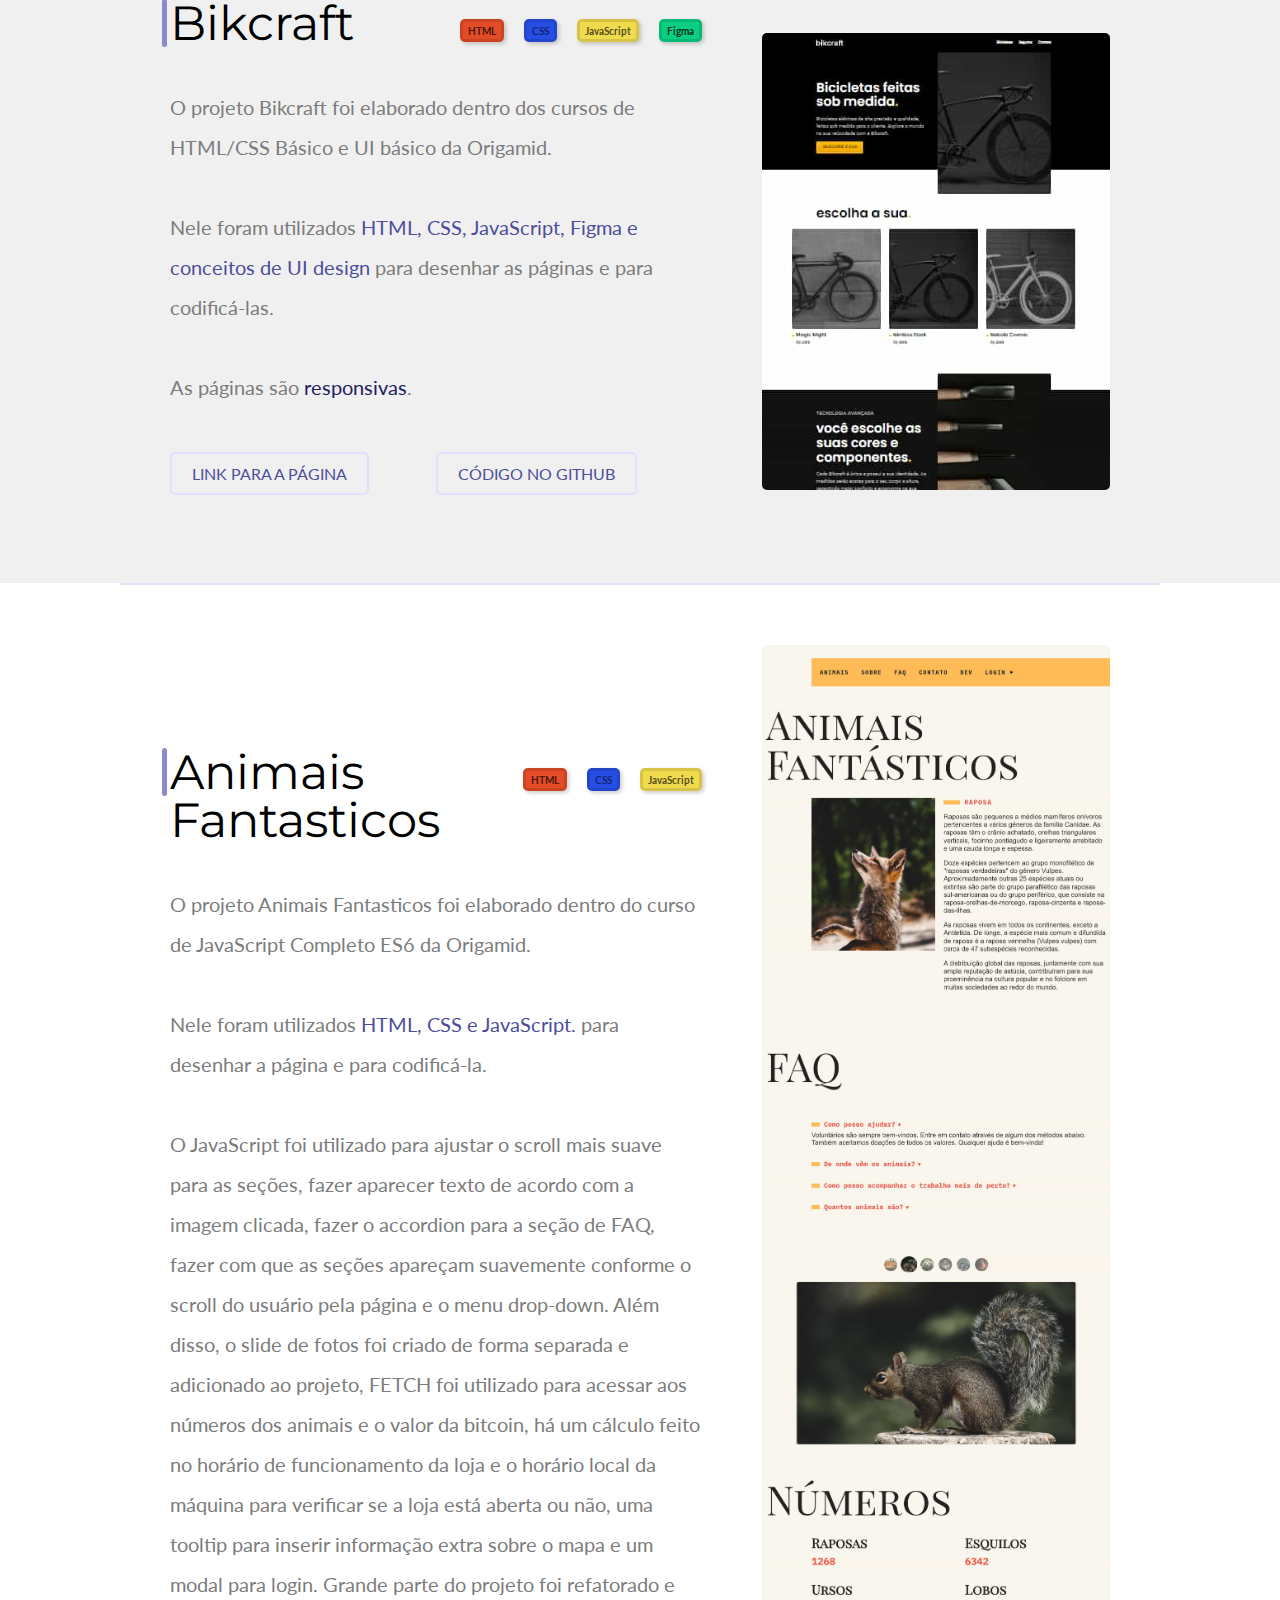
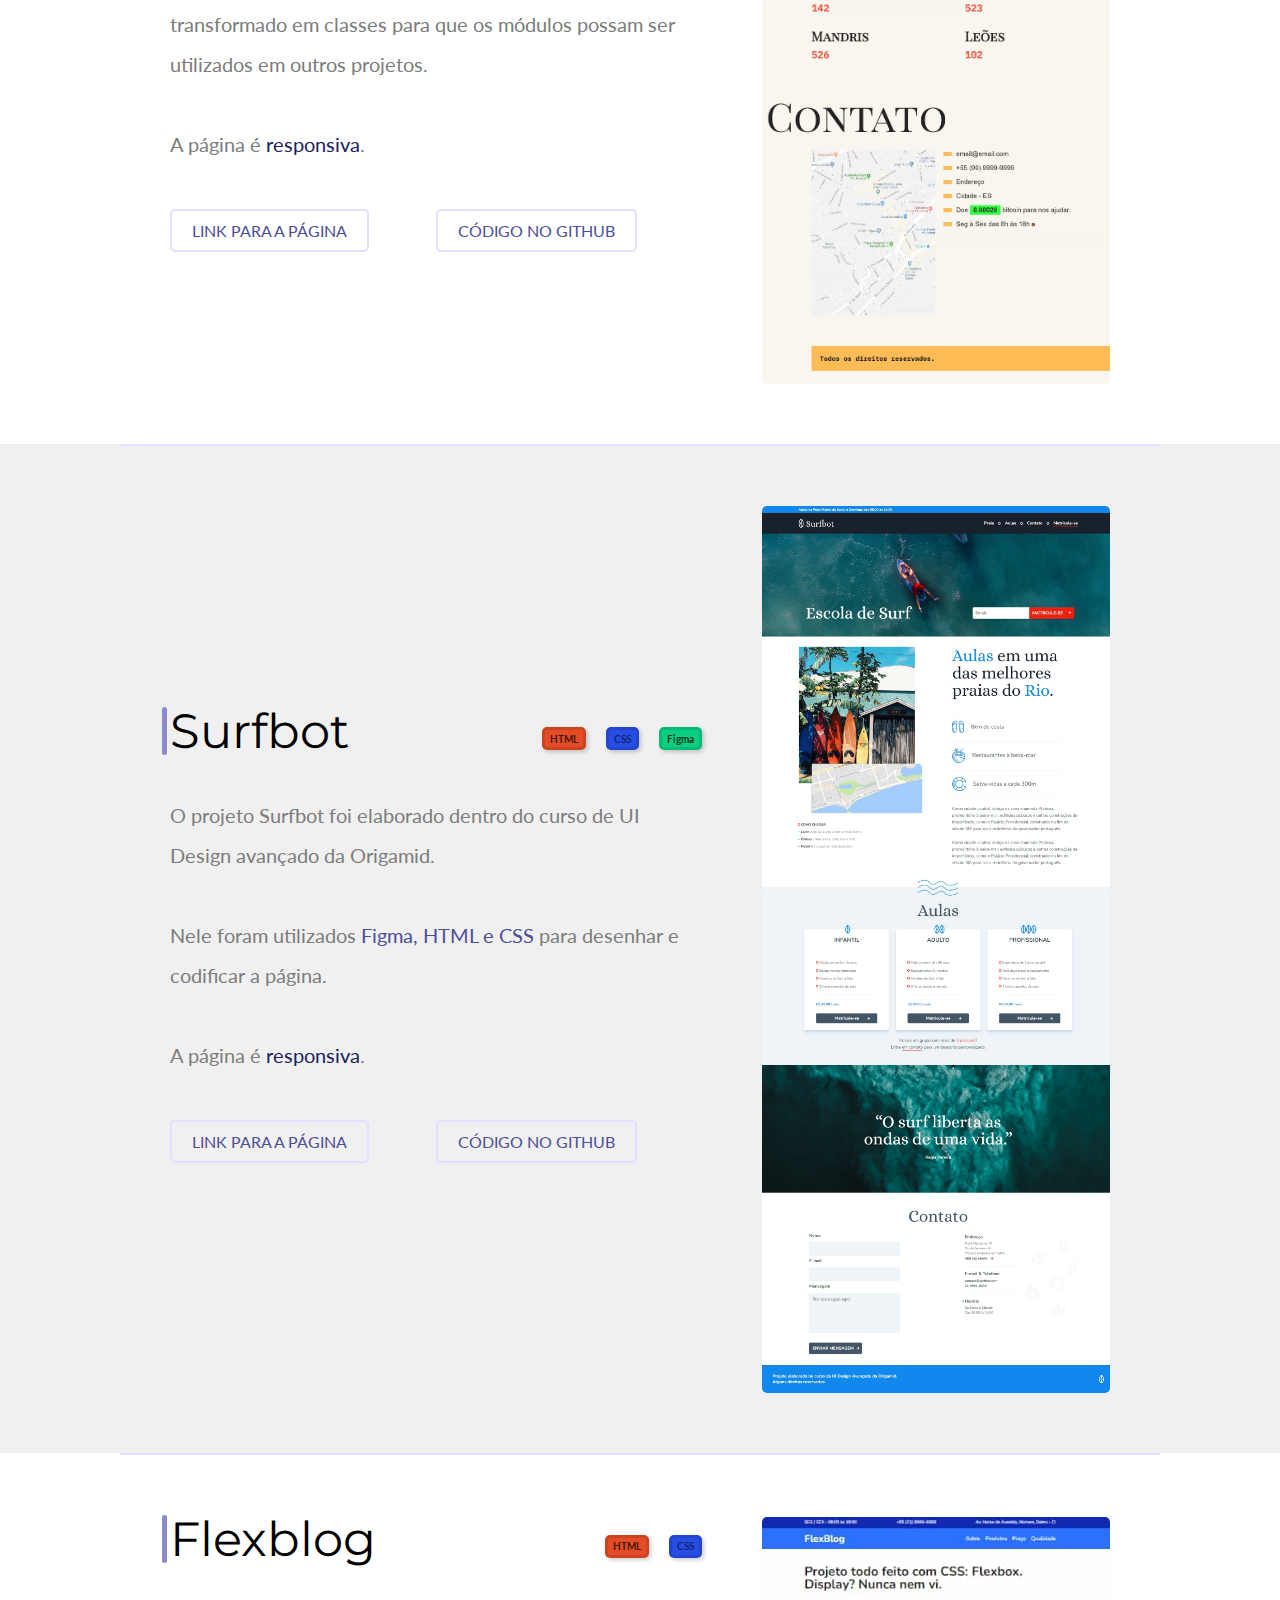
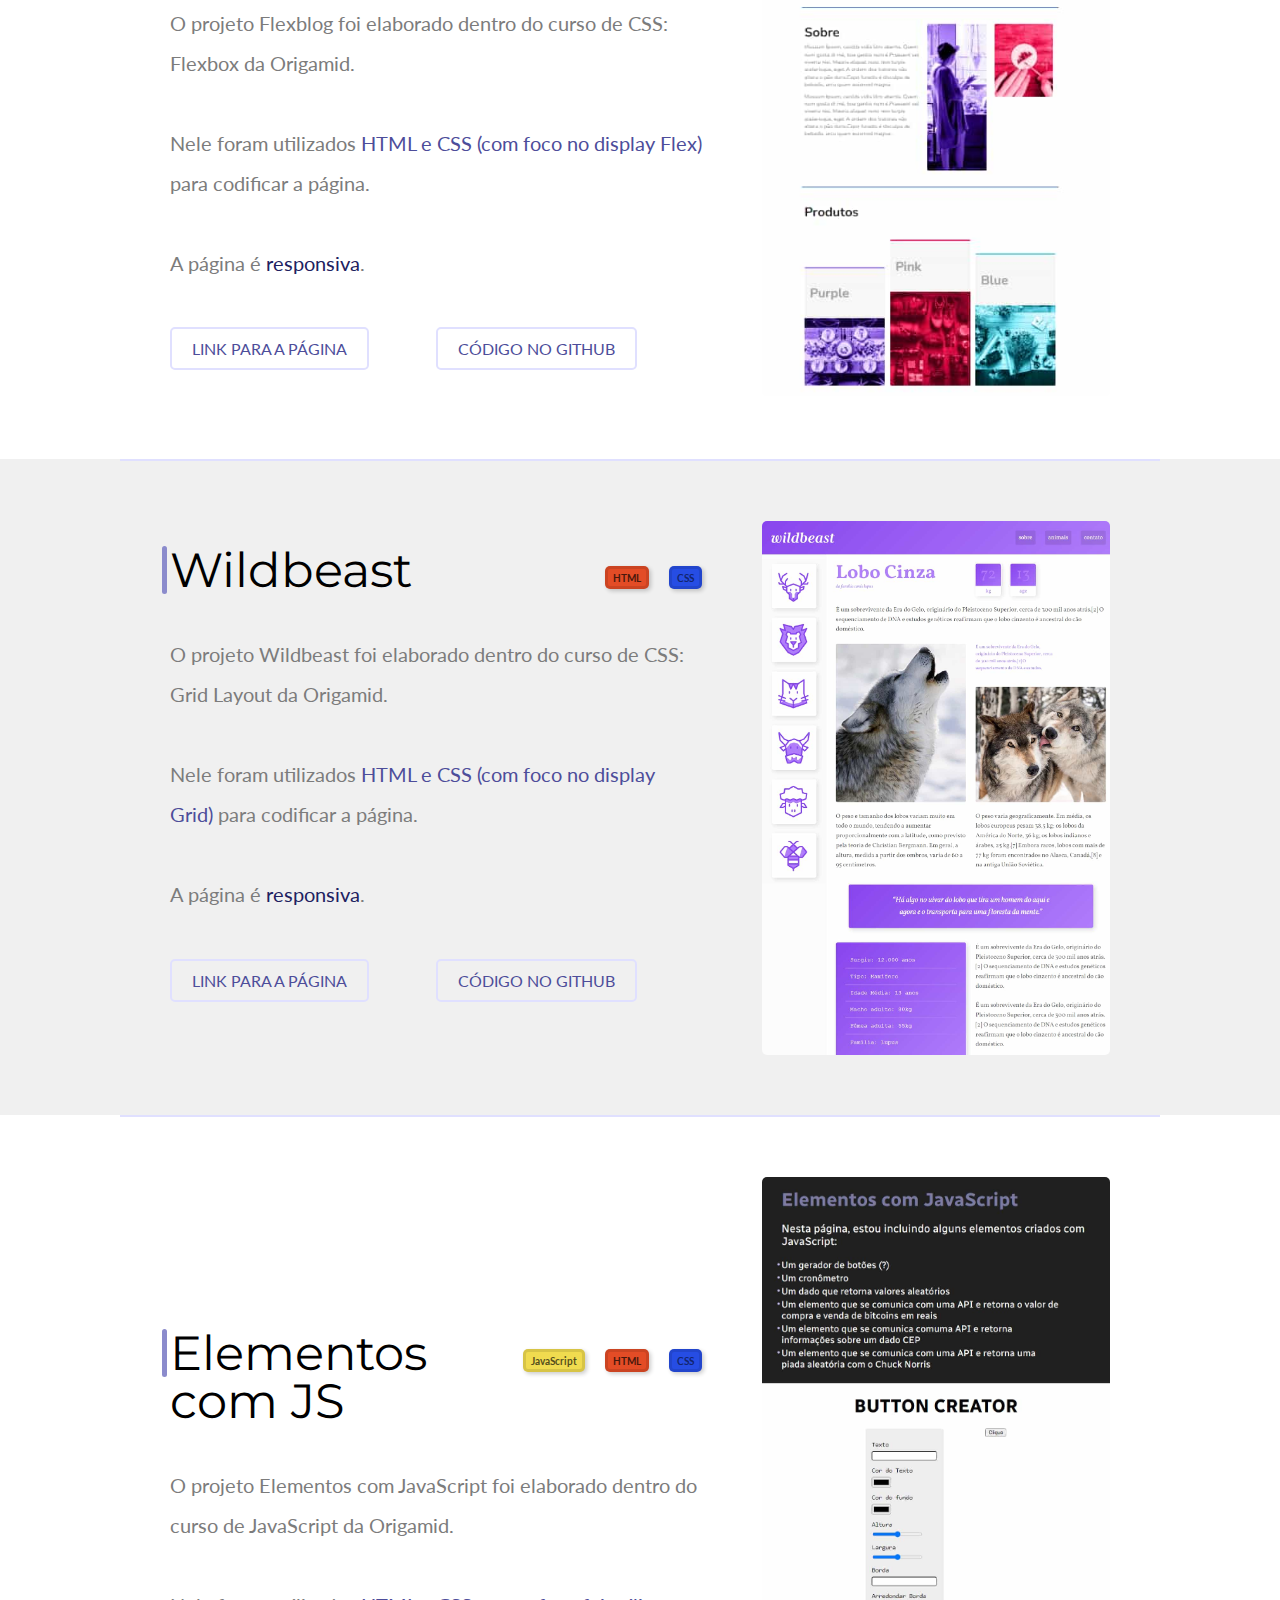
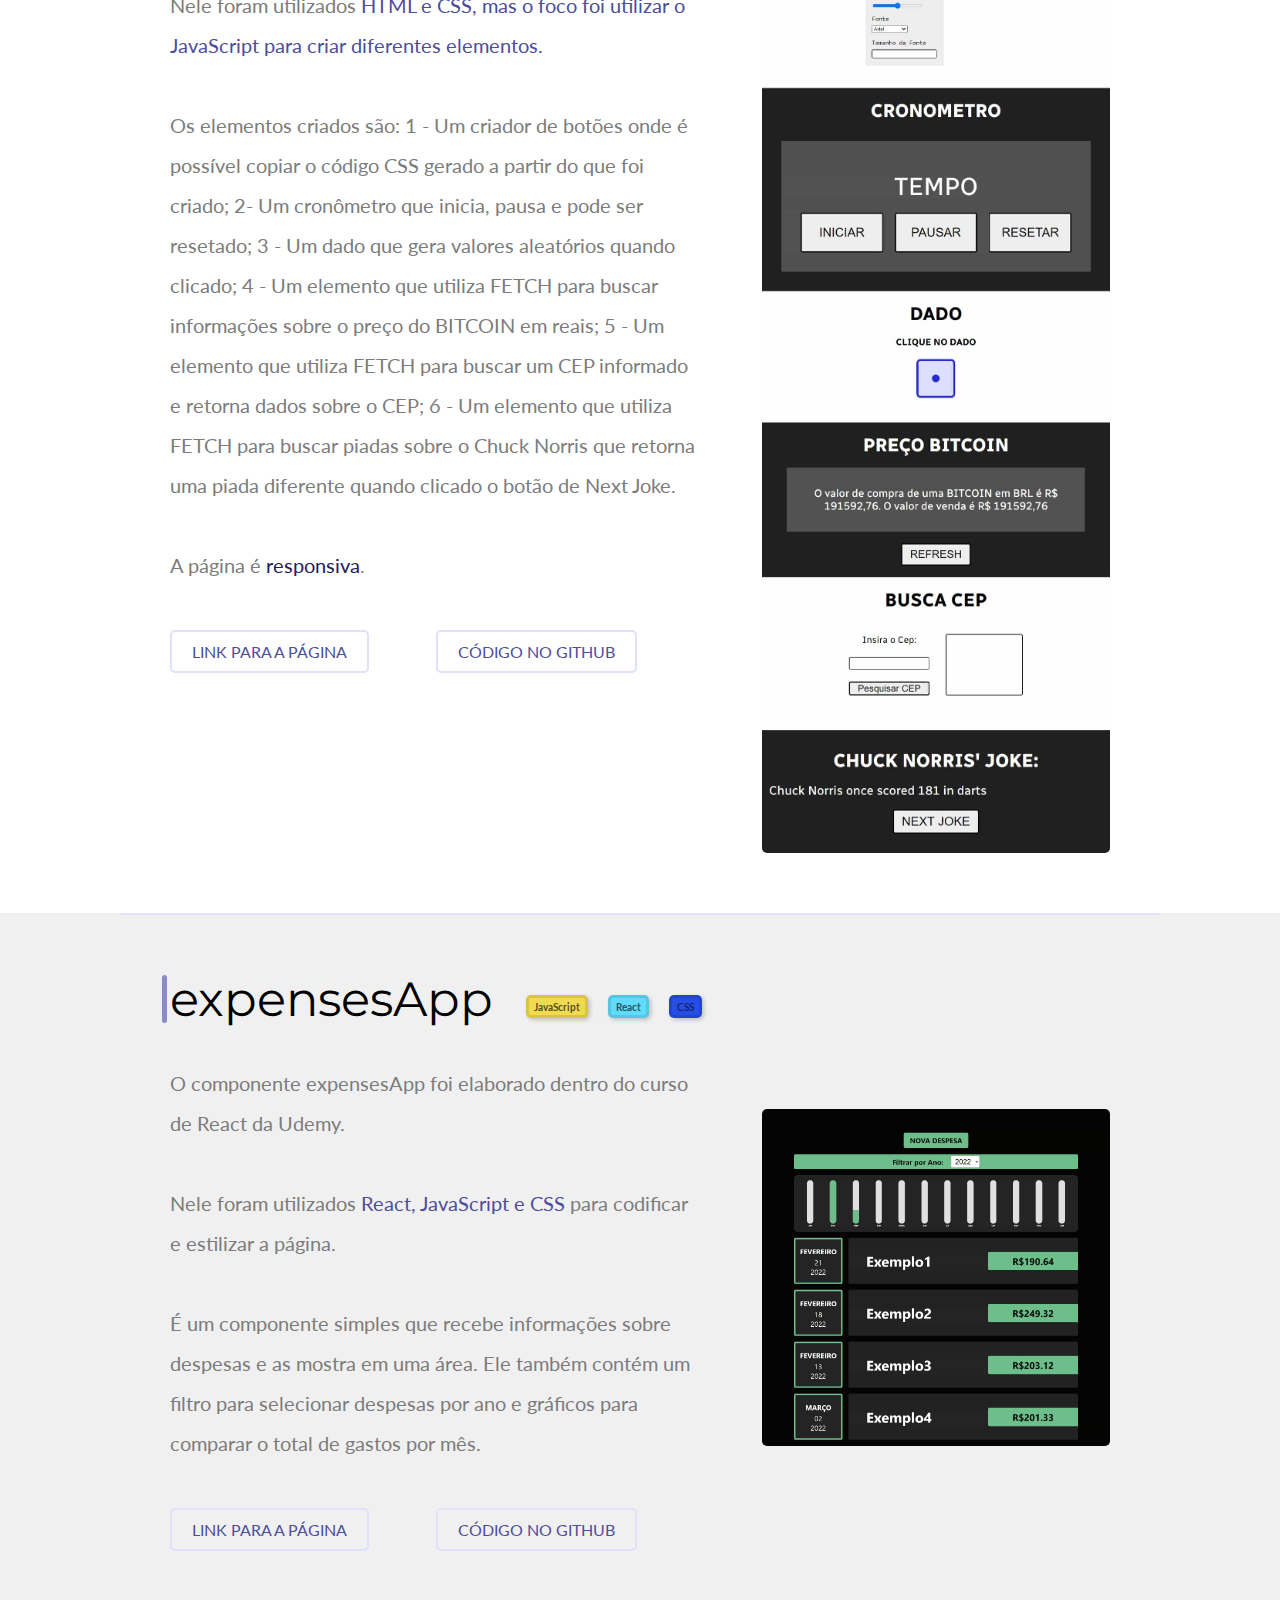
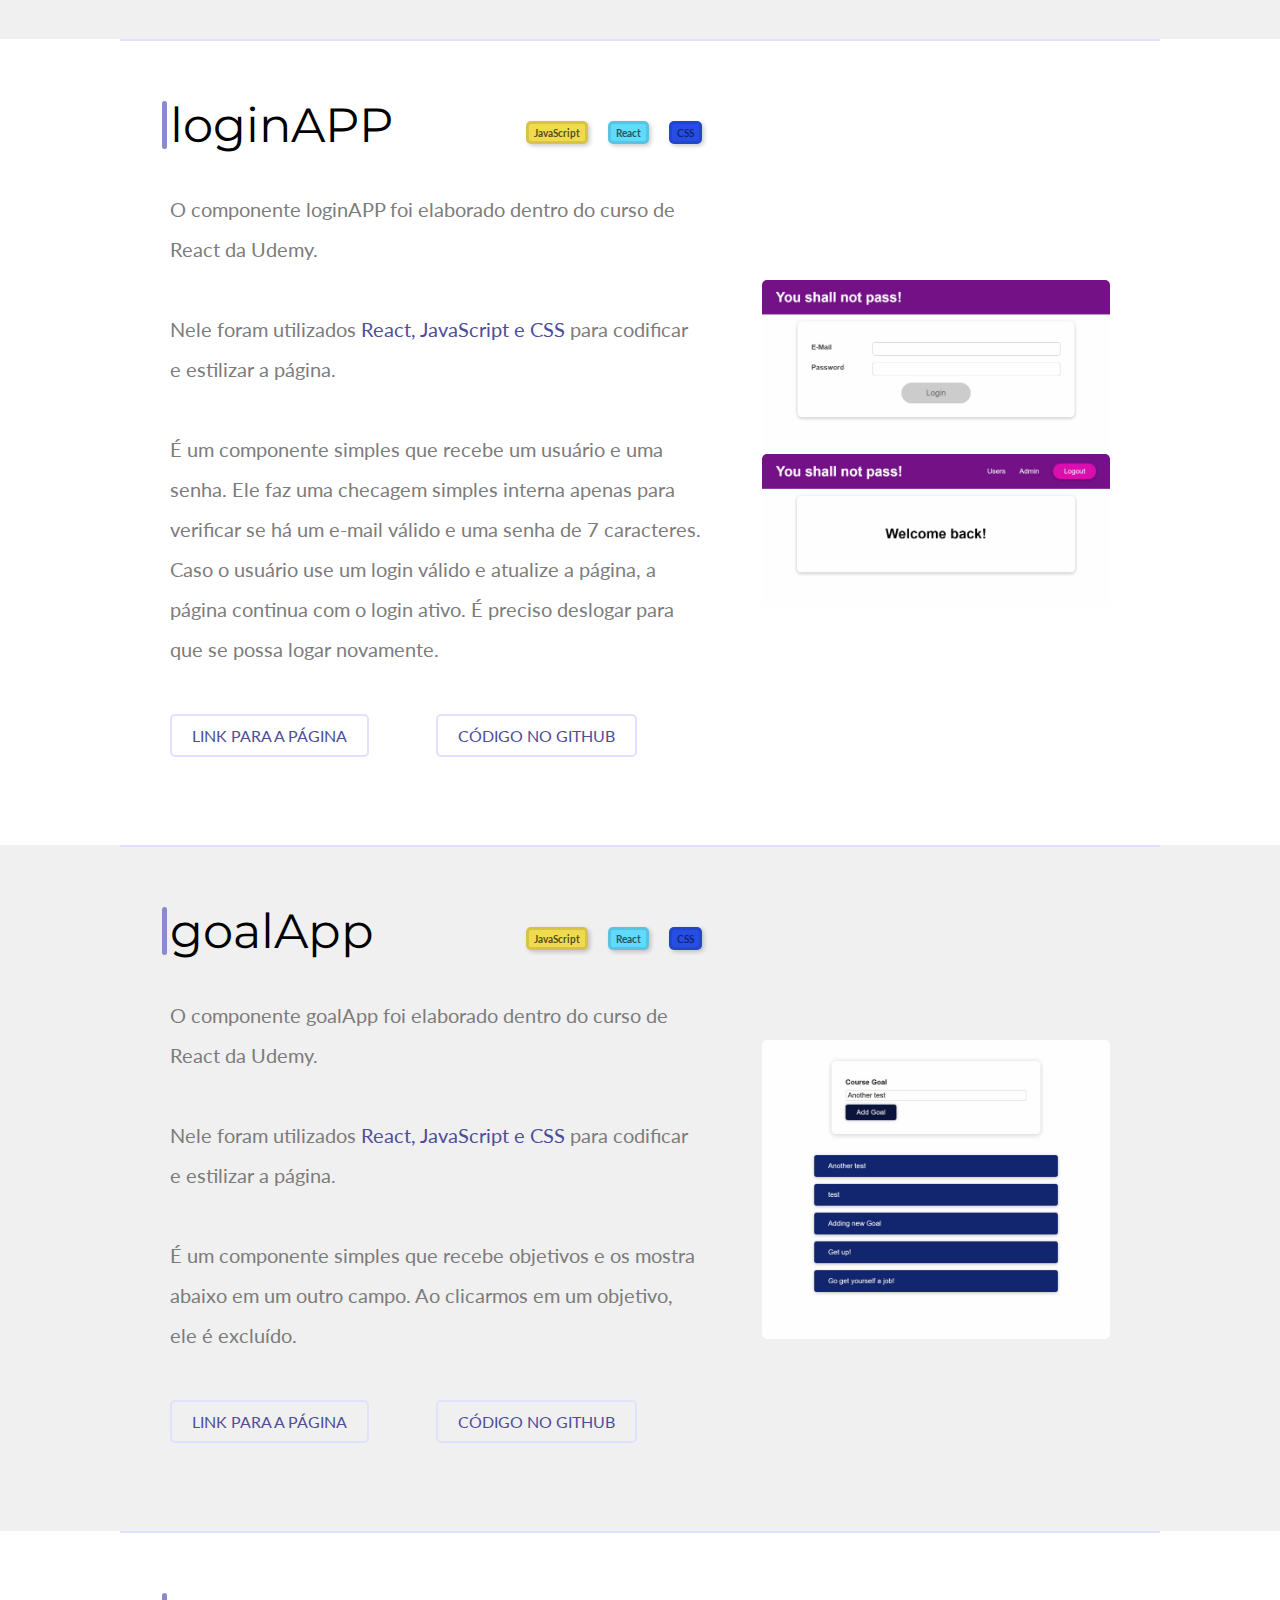
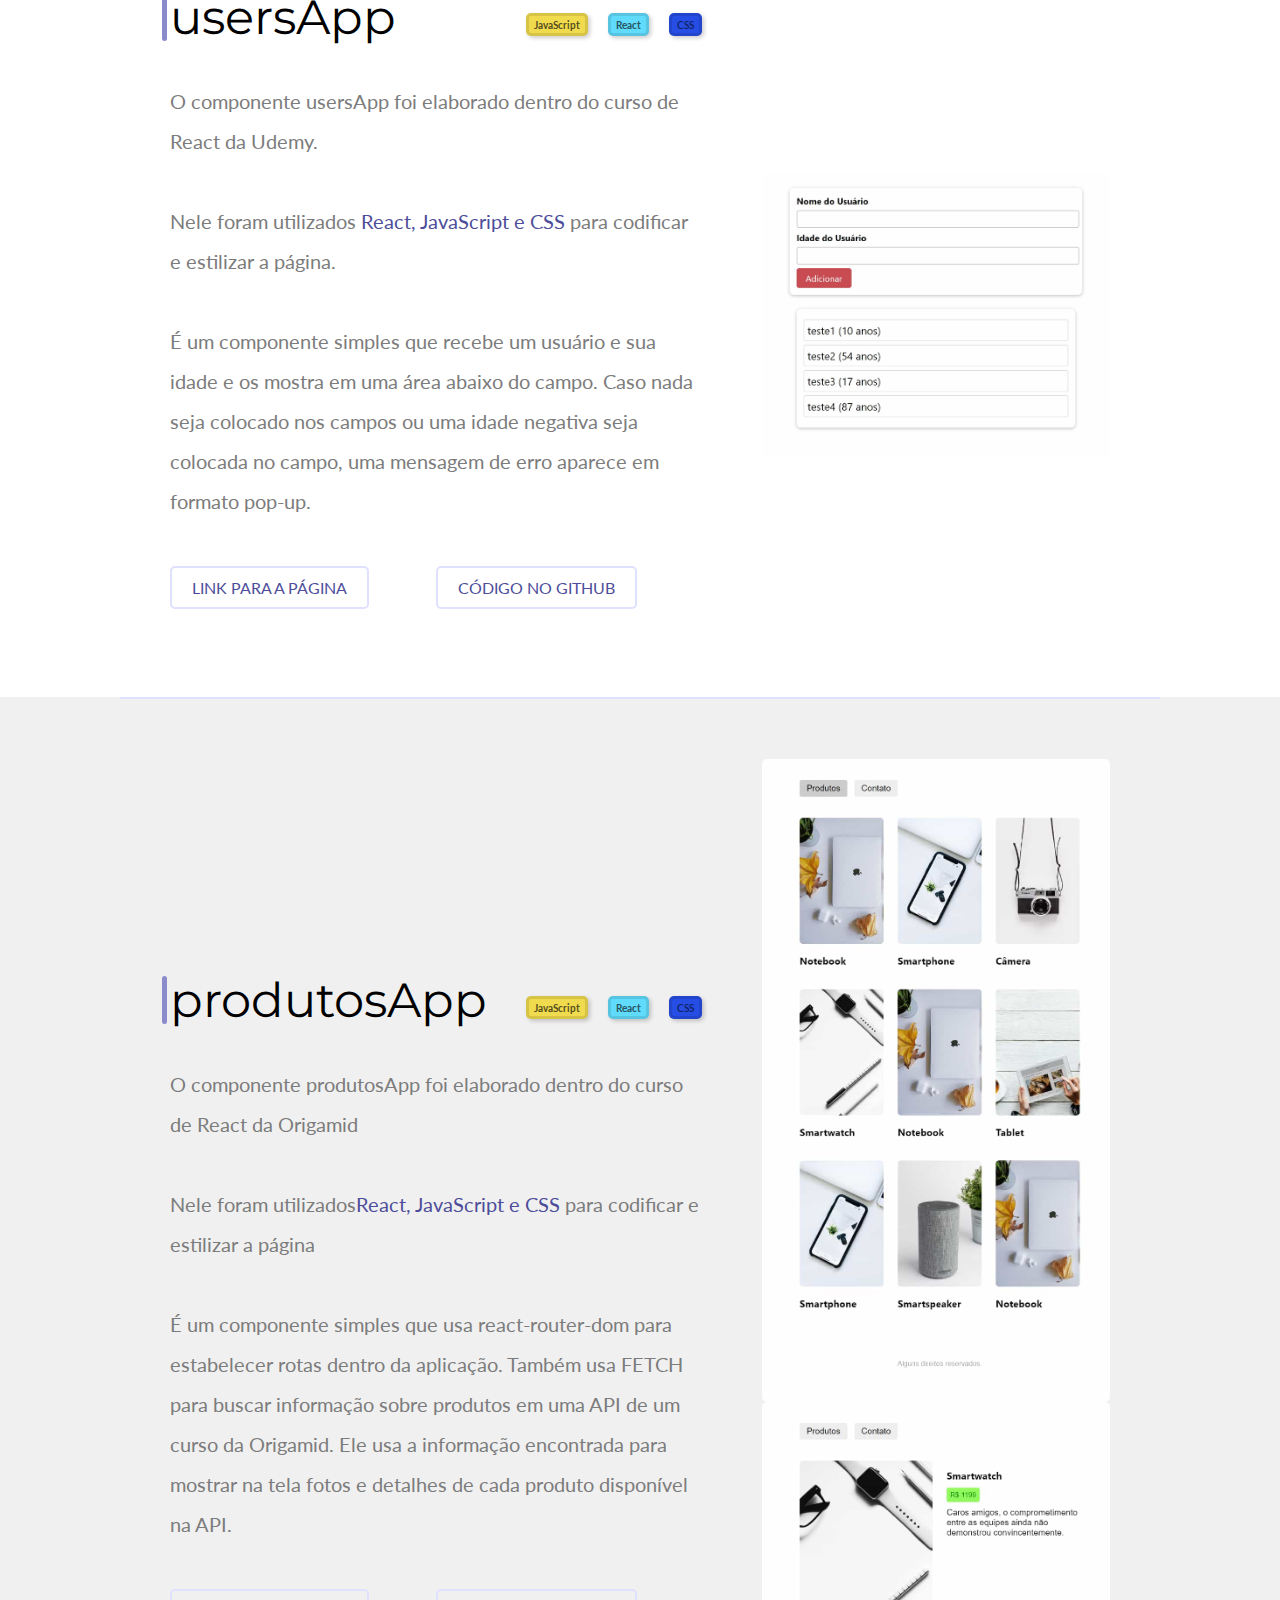
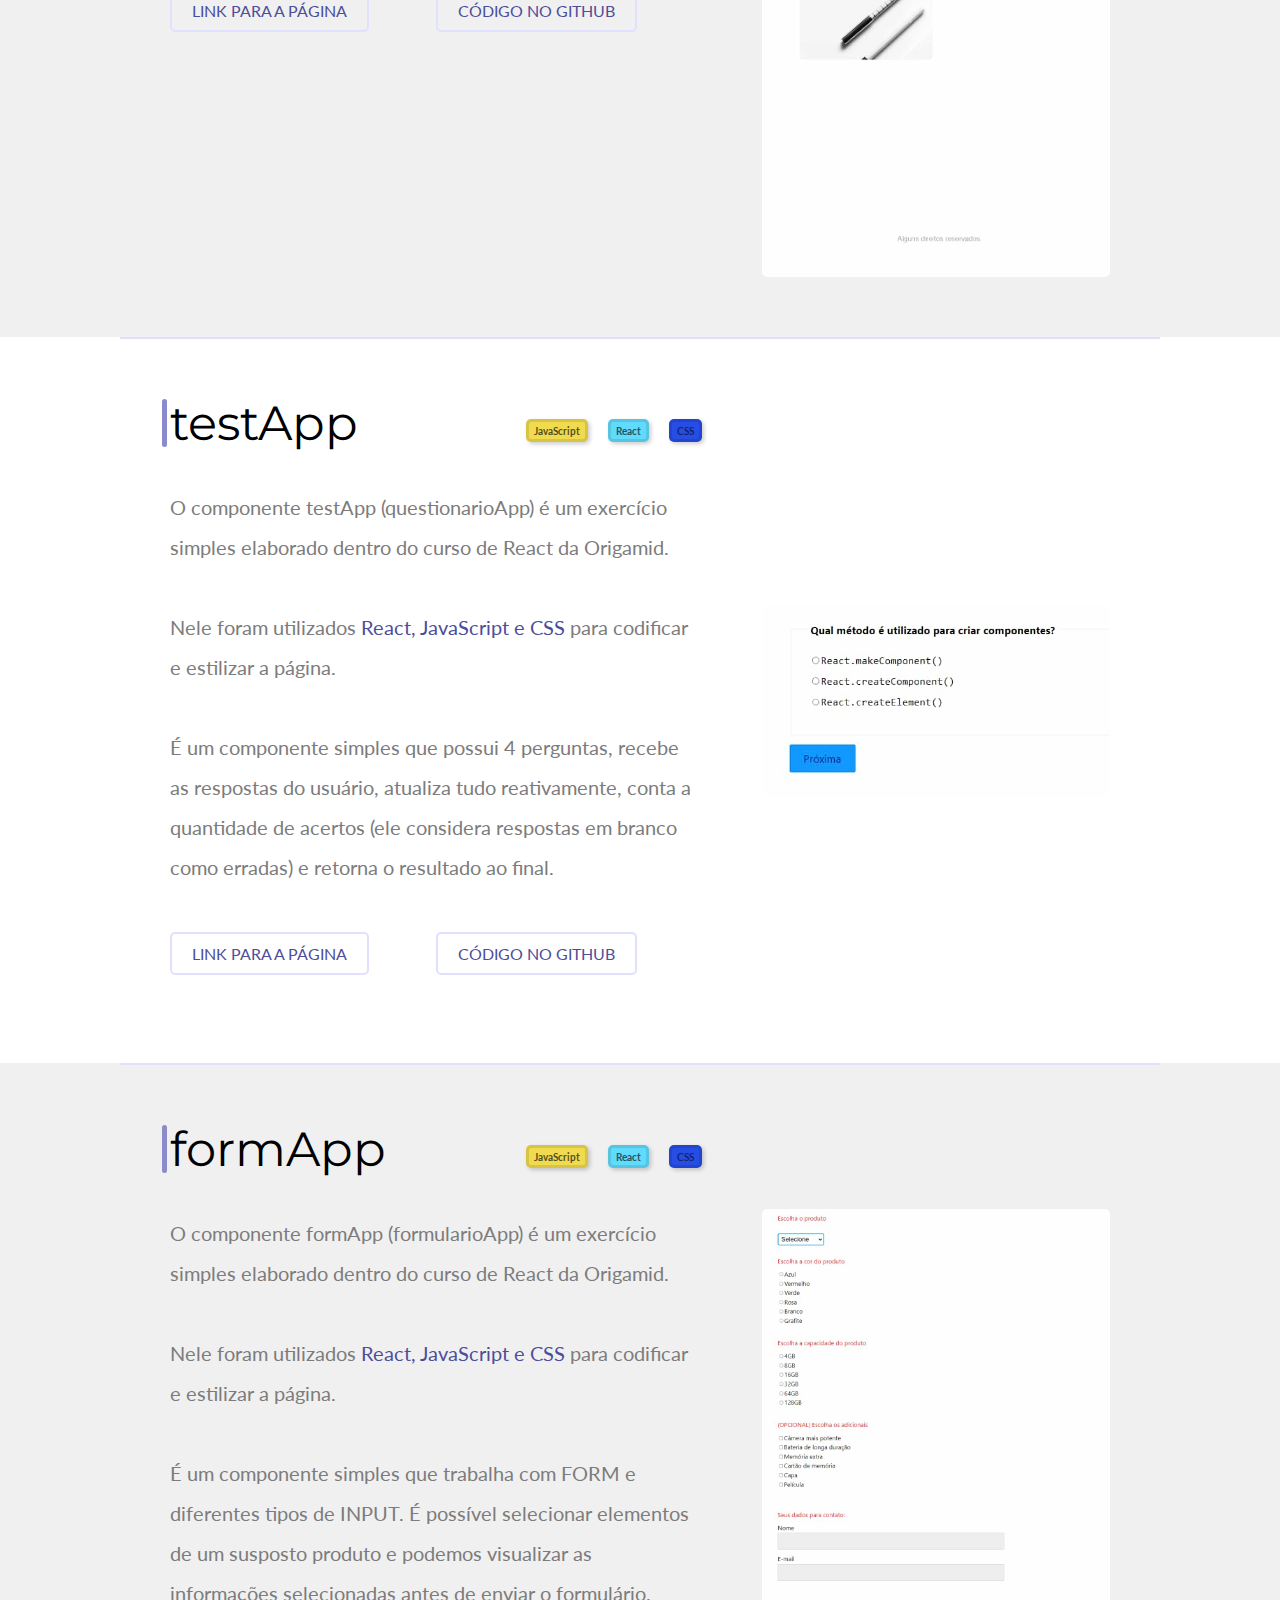
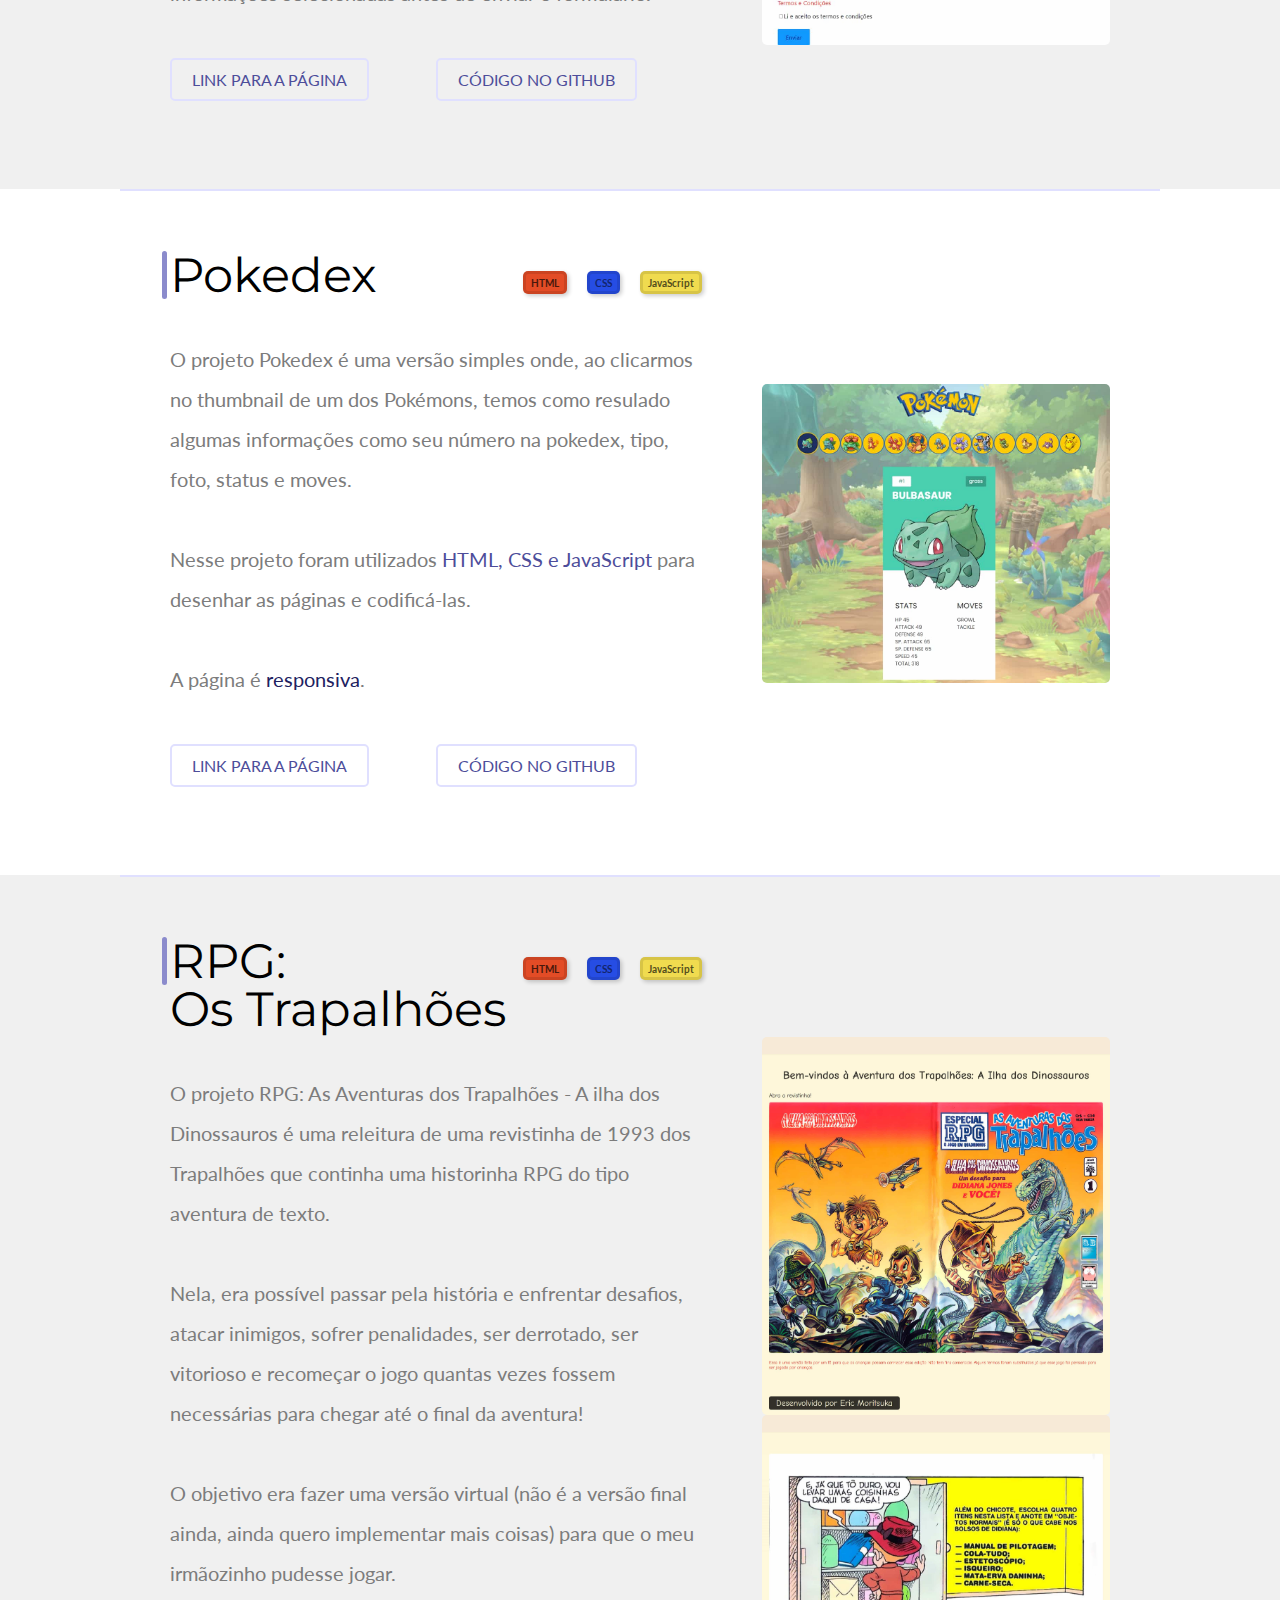
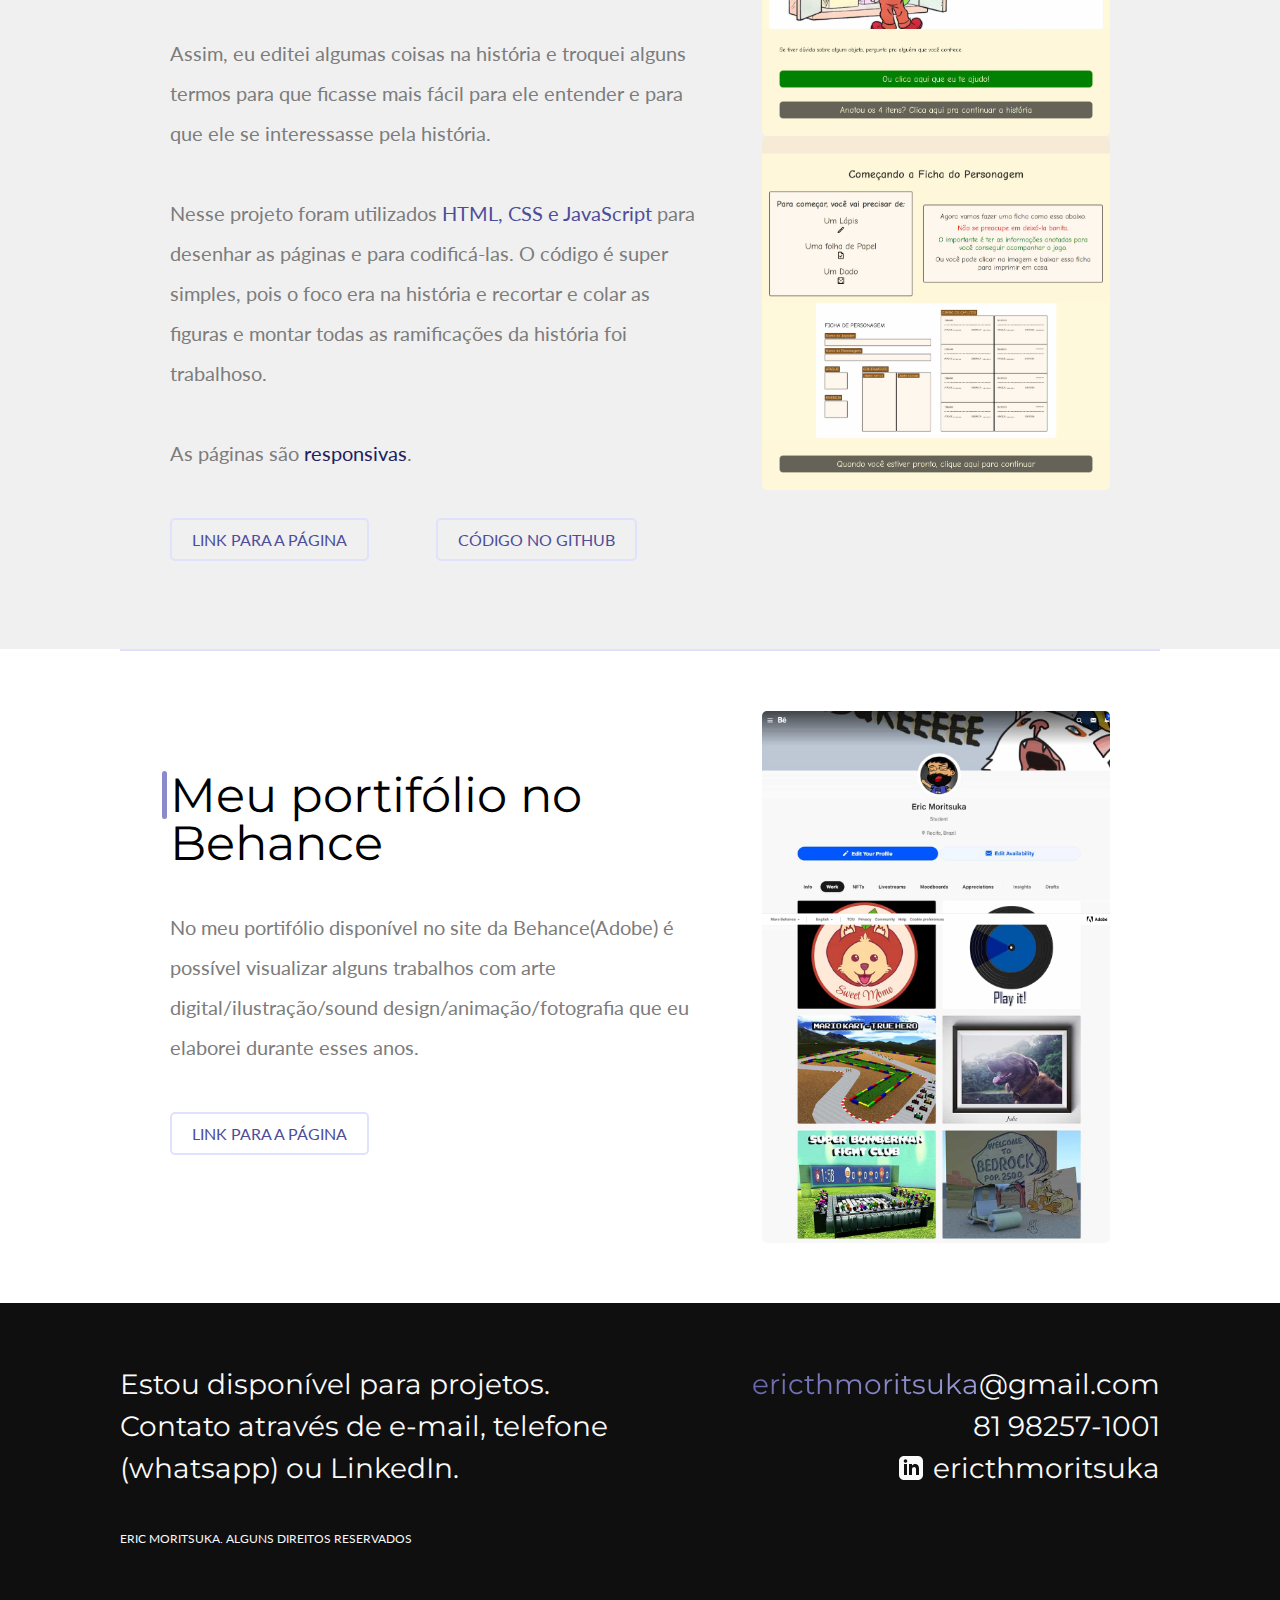
<file: portifolio.html>
<!DOCTYPE html>
<html lang="pt-br">

<head>
  <meta charset="UTF-8">
  <meta name="viewport" content="width=device-width, initial-scale=1.0">
  <meta name="description" content="Desenvolvedor Front-End localizado no Recife + Jaboatão dos Guararapes (PE)">
  <link rel="stylesheet" href="./css/style.min.css">
  <title>Eric Moritsuka: Desenvolvedor Front-End</title>
  <link rel="preconnect" href="https://fonts.googleapis.com">
  <link rel="preconnect" href="https://fonts.gstatic.com" crossorigin>
  <link href="https://fonts.googleapis.com/css2?family=Lato:wght@400;700&family=Montserrat:wght@400;700&display=swap" rel="stylesheet">
</head>

<body>
  <header class="header escuro">
    <div class="atualizado">
      <p class="font-atualizacao cor-6">Atualizado pela útilma vez em: 03 de Agosto de 2022</p>
    </div>

    <nav aria-label="principal">
      <ul class="menu font-2-s">
        <li><a href="./">Perfil</a></li>
        <li><a href="./index.html#experiencia">Experiência</a></li>
        <li><a href="./index.html#formacao">Formação</a></li>
        <li><a href="#contato">Contato</a></li>
        <li><a href="./portifolioEnglish.html">In English</a></li>
      </ul>
    </nav>
  </header>

  <main>
    <h1 class="portifolio-titulo font-grande cor-10">Portifólio</h1>

    <section class="sobre-bg">
      <div class="dogs sobre" id="dogs">
        <div class="dogs sobre-info">
          <h1 class="font-grande">Dogs</h1>
          <ul class="code-tags">
            <li class="tag-css">CSS</li>
            <li class="tag-js">JavaScript</li>
            <li class="tag-react">React</li>
          </ul>
          <p>O projeto Dogs foi elaborado dentro do curso de React da Origamid.
            <br><br>Nele foram utilizados <span class="cor-p5">CSS, JavaScript e React</span> para codificar a aplicação.
            <br><br>Na aplicação (que utiliza basicamente React) é possível adicionar usuários (utilizando uma API desenvolvida em outro curso), resetar senha, postar fotos, deletar fotos, comentar em fotos da rede social e checar estatísticas do usuário.
            <br><br>A API que está sendo utilizada é hosteada pelo curso Origamid, dessa forma, os dados são deletados periodicamente. Portanto, se você estiver testando o site e for deslogado ou se suas fotos desaparecerem, esse é o motivo.
            <br><br>Ainda há pontos de melhoria que serão analisados mais à frente.
            <br><br>As páginas são <span class="cor-p7">responsivas</span>.
          </p>

          <a class="git" href="https://github.com/ericthmoritsuka/dogs" target="_blank">CÓDIGO NO GITHUB</a>
          <a class="site" href="https://ericthmoritsuka.github.io/dogs/" target="_blank">LINK PARA A PÁGINA</a>

        </div>
        <div class="sobre-img">
          <a href="https://ericthmoritsuka.github.io/dogs/" target="_blank"><img src="./img/portifolio/dogs1.jpg" alt="Screenshot dogs home"></a>
          <a href="https://ericthmoritsuka.github.io/dogs/" target="_blank"><img src="./img/portifolio/dogs2.jpg" alt="Screenshot dogs adicionando fotos"></a>
        </div>
      </div>
    </section>

    <section class="sobre-bg">
      <div class="bikcraft sobre" id="bikcraft">
        <div class="bikcraft sobre-info">
          <h1 class="font-grande">Bikcraft</h1>
          <ul class="code-tags">
            <li class="tag-html">HTML</li>
            <li class="tag-css">CSS</li>
            <li class="tag-js">JavaScript</li>
            <li class="tag-figma">Figma</li>
          </ul>
          <p>O projeto Bikcraft foi elaborado dentro dos cursos de HTML/CSS Básico e UI básico da Origamid.
            <br><br>Nele foram utilizados <span class="cor-p5">HTML, CSS, JavaScript, Figma e conceitos de UI design</span> para desenhar as páginas e para codificá-las.
            <br><br>As páginas são <span class="cor-p7">responsivas</span>.
          </p>

          <a class="git" href="https://github.com/ericthmoritsuka/bikcraft" target="_blank">CÓDIGO NO GITHUB</a>
          <a class="site" href="https://ericthmoritsuka.github.io/bikcraft/" target="_blank">LINK PARA A PÁGINA</a>

        </div>
        <div class="sobre-img">
          <a href="https://ericthmoritsuka.github.io/bikcraft/" target="_blank"><img src="./img/portifolio/bikcraft.jpg" alt="Screenshot Bikcraft"></a>
        </div>
      </div>
    </section>

    <section class="sobre-bg">
      <div class="animais-fantasticos sobre" id="animais-fantasticos">
        <div class="animais-fantasticos sobre-info">
          <h1 class="font-grande">Animais<br>Fantasticos</h1>
          <ul class="code-tags">
            <li class="tag-html">HTML</li>
            <li class="tag-css">CSS</li>
            <li class="tag-js">JavaScript</li>
          </ul>
          <p>O projeto Animais Fantasticos foi elaborado dentro do curso de JavaScript Completo ES6 da Origamid.
            <br><br>Nele foram utilizados <span class="cor-p5">HTML, CSS e JavaScript.</span> para desenhar a página e para codificá-la.
            <br><br>O JavaScript foi utilizado para ajustar o scroll mais suave para as seções, fazer aparecer texto de acordo com a imagem clicada, fazer o accordion para a seção de FAQ, fazer com que as seções apareçam suavemente conforme o scroll do usuário pela página e o menu drop-down. Além disso, o slide de fotos foi criado de forma separada e adicionado ao projeto, FETCH foi utilizado para acessar aos números dos animais e o valor da bitcoin, há um cálculo feito no horário de funcionamento da loja e o horário local da máquina para verificar se a loja está aberta ou não, uma tooltip para inserir informação extra sobre o mapa e um modal para login. Grande parte do projeto foi refatorado e transformado em classes para que os módulos possam ser utilizados em outros projetos.
            <br><br>A página é <span class="cor-p7">responsiva</span>.
          </p>

          <a class="git" href="https://github.com/ericthmoritsuka/animais-fantasticos" target="_blank">CÓDIGO NO GITHUB</a>
          <a class="site" href="https://ericthmoritsuka.github.io/animais-fantasticos/" target="_blank">LINK PARA A PÁGINA</a>

        </div>
        <div class="sobre-img">
          <a href="https://ericthmoritsuka.github.io/animais-fantasticos/" target="_blank"><img src="./img/portifolio/animais-fantasticos.jpg" alt="Screenshot Animais Fantásticos"></a>
        </div>
      </div>
    </section>

    <section class="sobre-bg">
      <div class="surfbot sobre" id="surfbot">
        <div class="surfbot sobre-info">
          <h1 class="font-grande">Surfbot</h1>
          <ul class="code-tags">
            <li class="tag-html">HTML</li>
            <li class="tag-css">CSS</li>
            <li class="tag-figma">Figma</li>
          </ul>
          <p>O projeto Surfbot foi elaborado dentro do curso de UI Design avançado da Origamid.
            <br><br>Nele foram utilizados <span class="cor-p5">Figma, HTML e CSS</span> para desenhar e codificar a página.
            <br><br>A página é <span class="cor-p7">responsiva</span>.
          </p>

          <a class="git" href="https://github.com/ericthmoritsuka/surfbot" target="_blank">CÓDIGO NO GITHUB</a>
          <a class="site" href="https://ericthmoritsuka.github.io/surfbot/" target="_blank">LINK PARA A PÁGINA</a>

        </div>
        <div class="sobre-img">
          <a href="https://ericthmoritsuka.github.io/surfbot/" target="_blank"><img src="./img/portifolio/surfbot.jpg" alt="Screenshot surfbot"></a>
        </div>
      </div>
    </section>

    <section class="sobre-bg">
      <div class="flexblog sobre" id="flexblog">
        <div class="flexblog sobre-info">
          <h1 class="font-grande">Flexblog</h1>
          <ul class="code-tags">
            <li class="tag-html">HTML</li>
            <li class="tag-css">CSS</li>
          </ul>
          <p>O projeto Flexblog foi elaborado dentro do curso de CSS: Flexbox da Origamid.
            <br><br>Nele foram utilizados <span class="cor-p5">HTML e CSS (com foco no display Flex)</span> para codificar a página.
            <br><br>A página é <span class="cor-p7">responsiva</span>.
          </p>

          <a class="git" href="https://github.com/ericthmoritsuka/flexblog" target="_blank">CÓDIGO NO GITHUB</a>
          <a class="site" href="https://ericthmoritsuka.github.io/flexblog/" target="_blank">LINK PARA A PÁGINA</a>

        </div>
        <div class="sobre-img">
          <a href="https://ericthmoritsuka.github.io/flexblog/" target="_blank"><img src="./img/portifolio/flexblog.jpg" alt="Screenshot Flexblog"></a>
        </div>
      </div>
    </section>

    <section class="sobre-bg">
      <div class="wildbeast sobre" id="wildbeast">
        <div class="wildbeast sobre-info">
          <h1 class="font-grande">Wildbeast</h1>
          <ul class="code-tags">
            <li class="tag-html">HTML</li>
            <li class="tag-css">CSS</li>
          </ul>
          <p>O projeto Wildbeast foi elaborado dentro do curso de CSS: Grid Layout da Origamid.
            <br><br>Nele foram utilizados <span class="cor-p5">HTML e CSS (com foco no display Grid)</span> para codificar a página.
            <br><br>A página é <span class="cor-p7">responsiva</span>.
          </p>

          <a class="git" href="https://github.com/ericthmoritsuka/wildbeast" target="_blank">CÓDIGO NO GITHUB</a>
          <a class="site" href="https://ericthmoritsuka.github.io/wildbeast/" target="_blank">LINK PARA A PÁGINA</a>

        </div>
        <div class="sobre-img">
          <a href="https://ericthmoritsuka.github.io/wildbeast/" target="_blank"><img src="./img/portifolio/wildbeast.jpg" alt="Screenshot Wildbeast"></a>
        </div>
      </div>
    </section>

    <section class="sobre-bg">
      <div class="appsJS sobre" id="appsJS">
        <div class="appsJS sobre-info">
          <h1 class="font-grande">Elementos<br>com JS</h1>
          <ul class="code-tags">
            <li class="tag-js">JavaScript</li>
            <li class="tag-html">HTML</li>
            <li class="tag-css">CSS</li>
          </ul>
          <p>O projeto Elementos com JavaScript foi elaborado dentro do curso de JavaScript da Origamid.
            <br><br>Nele foram utilizados <span class="cor-p5">HTML e CSS, mas o foco foi utilizar o JavaScript para criar diferentes elementos.</span>
            <br><br>Os elementos criados são: 1 - Um criador de botões onde é possível copiar o código CSS gerado a partir do que foi criado; 2- Um cronômetro que inicia, pausa e pode ser resetado; 3 - Um dado que gera valores aleatórios quando clicado; 4 - Um elemento que utiliza FETCH para buscar informações sobre o preço do BITCOIN em reais; 5 - Um elemento que utiliza FETCH para buscar um CEP informado e retorna dados sobre o CEP; 6 - Um elemento que utiliza FETCH para buscar piadas sobre o Chuck Norris que retorna uma piada diferente quando clicado o botão de Next Joke.
            <br><br>A página é <span class="cor-p7">responsiva</span>.
          </p>

          <a class="git" href="https://github.com/ericthmoritsuka/AppsComJS" target="_blank">CÓDIGO NO GITHUB</a>
          <a class="site" href="https://ericthmoritsuka.github.io/AppsComJS/" target="_blank">LINK PARA A PÁGINA</a>

        </div>
        <div class="sobre-img">
          <a href="https://ericthmoritsuka.github.io/AppsComJS/" target="_blank"><img src="./img/portifolio/appsJS.jpg" alt="Screenshot Apps com JS"></a>
        </div>
      </div>
    </section>

    <section class="sobre-bg">
      <div class="expensesApp sobre" id="expensesApp">
        <div class="expensesApp sobre-info">
          <h1 class="font-grande">expensesApp</h1>
          <ul class="code-tags">
            <li class="tag-js">JavaScript</li>
            <li class="tag-react">React</li>
            <li class="tag-css">CSS</li>
          </ul>
          <p>O componente expensesApp foi elaborado dentro do curso de React da Udemy.
            <br><br>Nele foram utilizados <span class="cor-p5">React, JavaScript e CSS</span> para codificar e estilizar a página.
            <br><br>
            É um componente simples que recebe informações sobre despesas e as mostra em uma área. Ele também contém um filtro para selecionar despesas por ano e gráficos para comparar o total de gastos por mês.
          </p>

          <a class="git" href="https://github.com/ericthmoritsuka/react-expensesApp" target="_blank">CÓDIGO NO GITHUB</a>
          <a class="site" href="https://ericthmoritsuka.github.io/react-expensesApp/" target="_blank">LINK PARA A PÁGINA</a>

        </div>
        <div class="sobre-img">
          <a href="https://ericthmoritsuka.github.io/react-expensesApp/" target="_blank"><img src="./img/portifolio/react-expensesApp.jpg" alt="Screenshot expenses app"></a>
        </div>
      </div>
    </section>

    <section class="sobre-bg">
      <div class="loginAPP sobre" id="loginAPP">
        <div class="loginAPP sobre-info">
          <h1 class="font-grande">loginAPP</h1>
          <ul class="code-tags">
            <li class="tag-js">JavaScript</li>
            <li class="tag-react">React</li>
            <li class="tag-css">CSS</li>
          </ul>
          <p>O componente loginAPP foi elaborado dentro do curso de React da Udemy.
            <br><br>Nele foram utilizados <span class="cor-p5">React, JavaScript e CSS</span> para codificar e estilizar a página.
            <br><br>
            É um componente simples que recebe um usuário e uma senha. Ele faz uma checagem simples interna apenas para verificar se há um e-mail válido e uma senha de 7 caracteres. Caso o usuário use um login válido e atualize a página, a página continua com o login ativo. É preciso deslogar para que se possa logar novamente.
          </p>

          <a class="git" href="https://github.com/ericthmoritsuka/react-loginApp" target="_blank">CÓDIGO NO GITHUB</a>
          <a class="site" href="https://ericthmoritsuka.github.io/react-loginApp/" target="_blank">LINK PARA A PÁGINA</a>

        </div>
        <div class="sobre-img">
          <a href="https://ericthmoritsuka.github.io/react-loginApp/" target="_blank"><img src="./img/portifolio/react-loginAppALT.jpg" alt="Screenshot login app"></a>
          <a href="https://ericthmoritsuka.github.io/react-loginApp/" target="_blank"><img src="./img/portifolio/react-loginApp2ALT.jpg" alt="Screenshot login app tela de boas-vindas"></a>
        </div>
      </div>
    </section>

    <section class="sobre-bg">
      <div class="goalApp sobre" id="goalApp">
        <div class="goalApp sobre-info">
          <h1 class="font-grande">goalApp</h1>
          <ul class="code-tags">
            <li class="tag-js">JavaScript</li>
            <li class="tag-react">React</li>
            <li class="tag-css">CSS</li>
          </ul>
          <p>O componente goalApp foi elaborado dentro do curso de React da Udemy.
            <br><br>Nele foram utilizados <span class="cor-p5">React, JavaScript e CSS</span> para codificar e estilizar a página.
            <br><br>
            É um componente simples que recebe objetivos e os mostra abaixo em um outro campo. Ao clicarmos em um objetivo, ele é excluído.
          </p>

          <a class="git" href="https://github.com/ericthmoritsuka/react-goalApp" target="_blank">CÓDIGO NO GITHUB</a>
          <a class="site" href="https://ericthmoritsuka.github.io/react-goalApp/" target="_blank">LINK PARA A PÁGINA</a>

        </div>
        <div class="sobre-img">
          <a href="https://ericthmoritsuka.github.io/react-goalApp/" target="_blank"><img src="./img/portifolio/react-goalAppALT.jpg" alt="Screenshot goal app"></a>
        </div>
      </div>
    </section>

    <section class="sobre-bg">
      <div class="usersApp sobre" id="usersApp">
        <div class="usersApp sobre-info">
          <h1 class="font-grande">usersApp</h1>
          <ul class="code-tags">
            <li class="tag-js">JavaScript</li>
            <li class="tag-react">React</li>
            <li class="tag-css">CSS</li>
          </ul>
          <p>O componente usersApp foi elaborado dentro do curso de React da Udemy.
            <br><br>Nele foram utilizados <span class="cor-p5">React, JavaScript e CSS</span> para codificar e estilizar a página.
            <br><br>
            É um componente simples que recebe um usuário e sua idade e os mostra em uma área abaixo do campo. Caso nada seja colocado nos campos ou uma idade negativa seja colocada no campo, uma mensagem de erro aparece em formato pop-up.
          </p>

          <a class="git" href="https://github.com/ericthmoritsuka/react-usersApp" target="_blank">CÓDIGO NO GITHUB</a>
          <a class="site" href="https://ericthmoritsuka.github.io/react-usersApp/" target="_blank">LINK PARA A PÁGINA</a>

        </div>
        <div class="sobre-img">
          <a href="https://ericthmoritsuka.github.io/react-usersApp/" target="_blank"><img src="./img/portifolio/react-usersAppALT.jpg" alt="Screenshot users app"></a>
        </div>
      </div>
    </section>

    <section class="sobre-bg">
      <div class="produtosApp sobre" id="produtosApp">
        <div class="produtosApp sobre-info">
          <h1 class="font-grande">produtosApp</h1>
          <ul class="code-tags">
            <li class="tag-js">JavaScript</li>
            <li class="tag-react">React</li>
            <li class="tag-css">CSS</li>
          </ul>
          <p>O componente produtosApp foi elaborado dentro do curso de React da Origamid
            <br><br>Nele foram utilizados<span class="cor-p5">React, JavaScript e CSS</span> para codificar e estilizar a página
            <br><br>
            É um componente simples que usa react-router-dom para estabelecer rotas dentro da aplicação. Também usa FETCH para buscar informação sobre produtos em uma API de um curso da Origamid. Ele usa a informação encontrada para mostrar na tela fotos e detalhes de cada produto disponível na API.
          </p>

          <a class="git" href="https://github.com/ericthmoritsuka/react-produtosApp" target="_blank">CÓDIGO NO GITHUB</a>
          <a class="site" href="https://ericthmoritsuka.github.io/react-produtosApp/" target="_blank">LINK PARA A PÁGINA</a>

        </div>
        <div class="sobre-img">
          <a href="https://ericthmoritsuka.github.io/react-produtosApp/" target="_blank"><img src="./img/portifolio/react-produtosApp.jpg" alt="Screenshot users app"></a>
          <a href="https://ericthmoritsuka.github.io/react-produtosApp/" target="_blank"><img src="./img/portifolio/react-produtosApp2.jpg" alt="Screenshot users app"></a>
        </div>
      </div>
    </section>

    <section class="sobre-bg">
      <div class="questionarioApp sobre" id="questionarioApp">
        <div class="questionarioApp sobre-info">
          <h1 class="font-grande">testApp</h1>
          <ul class="code-tags">
            <li class="tag-js">JavaScript</li>
            <li class="tag-react">React</li>
            <li class="tag-css">CSS</li>
          </ul>
          <p>O componente testApp (questionarioApp) é um exercício simples elaborado dentro do curso de React da Origamid.
            <br><br>Nele foram utilizados <span class="cor-p5">React, JavaScript e CSS</span> para codificar e estilizar a página.
            <br><br>
            É um componente simples que possui 4 perguntas, recebe as respostas do usuário, atualiza tudo reativamente, conta a quantidade de acertos (ele considera respostas em branco como erradas) e retorna o resultado ao final.
          </p>

          <a class="git" href="https://github.com/ericthmoritsuka/react-questionarioApp" target="_blank">CÓDIGO NO GITHUB</a>
          <a class="site" href="https://ericthmoritsuka.github.io/react-questionarioApp/" target="_blank">LINK PARA A PÁGINA</a>

        </div>
        <div class="sobre-img">
          <a href="https://ericthmoritsuka.github.io/react-questionarioApp/" target="_blank"><img src="./img/portifolio/react-questionarioApp.jpg" alt="Screenshot questionario app"></a>
        </div>
      </div>
    </section>

    <section class="sobre-bg">
      <div class="formularioApp sobre" id="formularioApp">
        <div class="formularioApp sobre-info">
          <h1 class="font-grande">formApp</h1>
          <ul class="code-tags">
            <li class="tag-js">JavaScript</li>
            <li class="tag-react">React</li>
            <li class="tag-css">CSS</li>
          </ul>
          <p>O componente formApp (formularioApp) é um exercício simples elaborado dentro do curso de React da Origamid.
            <br><br>Nele foram utilizados <span class="cor-p5">React, JavaScript e CSS</span> para codificar e estilizar a página.
            <br><br>
            É um componente simples que trabalha com FORM e diferentes tipos de INPUT. É possível selecionar elementos de um susposto produto e podemos visualizar as informações selecionadas antes de enviar o formulário.
          </p>

          <a class="git" href="https://github.com/ericthmoritsuka/react-formularioApp" target="_blank">CÓDIGO NO GITHUB</a>
          <a class="site" href="https://ericthmoritsuka.github.io/react-formularioApp/" target="_blank">LINK PARA A PÁGINA</a>

        </div>
        <div class="sobre-img">
          <a href="https://ericthmoritsuka.github.io/react-formularioApp/" target="_blank"><img src="./img/portifolio/react-formularioApp.jpg" alt="Screenshot formulario app"></a>
        </div>
      </div>
    </section>

    <section class="sobre-bg">
      <div class="pokedex sobre" id="pokedex">
        <div class="pokedex sobre-info">
          <h1 class="font-grande">Pokedex</h1>
          <ul class="code-tags">
            <li class="tag-html">HTML</li>
            <li class="tag-css">CSS</li>
            <li class="tag-js">JavaScript</li>
          </ul>
          <p> O projeto Pokedex é uma versão simples onde, ao clicarmos no thumbnail de um dos Pokémons, temos como resulado algumas informações como seu número na pokedex, tipo, foto, status e moves.
            <br><br>Nesse projeto foram utilizados <span class="cor-p5">HTML, CSS e JavaScript</span> para desenhar as páginas e codificá-las.
            <br><br>A página é <span class="cor-p7">responsiva</span>.
          </p>

          <a class="git" href="https://github.com/ericthmoritsuka/pokedex" target="_blank">CÓDIGO NO GITHUB</a>
          <a class="site" href="https://ericthmoritsuka.github.io/pokedex/" target="_blank">LINK PARA A PÁGINA</a>

        </div>
        <div class="sobre-img">
          <a href="https://ericthmoritsuka.github.io/pokedex/" target="_blank">
            <img src="./img/portifolio/pokedex.jpg" alt="Screenshot Pokedex">
          </a>
        </div>
      </div>
    </section>
    <section class="sobre-bg">
      <div class="rpgTrapalhoes sobre" id="rpgTrapalhoes">
        <div class="rpgTrapalhoes sobre-info">
          <h1 class="font-grande">RPG:<br>Os Trapalhões</h1>
          <ul class="code-tags">
            <li class="tag-html">HTML</li>
            <li class="tag-css">CSS</li>
            <li class="tag-js">JavaScript</li>
          </ul>
          <p>O projeto RPG: As Aventuras dos Trapalhões - A ilha dos Dinossauros é uma releitura de uma revistinha de 1993 dos Trapalhões que continha uma historinha RPG do tipo aventura de texto.
            <br><br>Nela, era possível passar pela história e enfrentar desafios, atacar inimigos, sofrer penalidades, ser derrotado, ser vitorioso e recomeçar o jogo quantas vezes fossem necessárias para chegar até o final da aventura!
            <br><br>O objetivo era fazer uma versão virtual (não é a versão final ainda, ainda quero implementar mais coisas) para que o meu irmãozinho pudesse jogar.
            <br><br>Assim, eu editei algumas coisas na história e troquei alguns termos para que ficasse mais fácil para ele entender e para que ele se interessasse pela história.
            <br><br>Nesse projeto foram utilizados <span class="cor-p5">HTML, CSS e JavaScript</span> para desenhar as páginas e para codificá-las. O código é super simples, pois o foco era na história e recortar e colar as figuras e montar todas as ramificações da história foi trabalhoso.
            <br><br>As páginas são <span class="cor-p7">responsivas</span>.
          </p>

          <a class="git" href="https://github.com/ericthmoritsuka/trapalhoesIlhaDosDinossauros" target="_blank">CÓDIGO NO GITHUB</a>
          <a class="site" href="https://ericthmoritsuka.github.io/trapalhoesIlhaDosDinossauros//" target="_blank">LINK PARA A PÁGINA</a>

        </div>
        <div class="sobre-img">
          <a href="https://ericthmoritsuka.github.io/trapalhoesIlhaDosDinossauros/" target="_blank">
            <img src="./img/portifolio/osTrapalhoes.jpg" alt="Screenshot RPG: Os Trapalhões">
            <img src="./img/portifolio/osTrapalhoes3.jpg" alt="">
            <img src="./img/portifolio/osTrapalhoes1.jpg" alt="">
          </a>
        </div>
      </div>
    </section>

    <section class="sobre-bg">
      <div class="behance sobre" id="behance">
        <div class="behance sobre-info">
          <h1 class="font-grande">Meu portifólio no Behance</h1>
          <p>No meu portifólio disponível no site da Behance(Adobe) é possível visualizar alguns trabalhos com arte digital/ilustração/sound design/animação/fotografia que eu elaborei durante esses anos.
          </p>

          <a class="site" href="https://www.behance.net/ethm" target="_blank">LINK PARA A PÁGINA</a>

        </div>
        <div class="sobre-img">
          <a href="https://www.behance.net/ethm" target="_blank"><img src="./img/portifolio/behance.jpg" alt="Screenshot Behance"></a>
        </div>
      </div>
    </section>

  </main>


  <footer class="rodape" id="contato" aria-label="contato">
    <div class="bg-rodape">
      <p class="texto-rodape font-2-l cor-1">Estou disponível para projetos.<br>Contato através de e-mail, telefone (whatsapp) ou LinkedIn.</p>
      <ul class="lista-rodape font-2-l cor-1">
        <li class="email"><a href="mailto:ericthmoritsuka@gmail.com"><span class="roxo">ericthmoritsuka</span>@gmail.com</a></li>
        <li class="telefone"><a href="tel:+5581982571001">81 98257-1001</a></li>
        <li>
          <div class="linkedin">
            <img src="./img/linkedin.svg" alt="" width="24px" height="24px">
            <a href="https://www.linkedin.com/in/ericthmoritsuka/">
              <p>ericthmoritsuka</p>
            </a>
          </div>
        </li>
      </ul>

      <p class="copyright font-atualizacao cor-1">Eric Moritsuka. Alguns direitos reservados</p>
    </div>
  </footer>


</body>

</html>
</file>
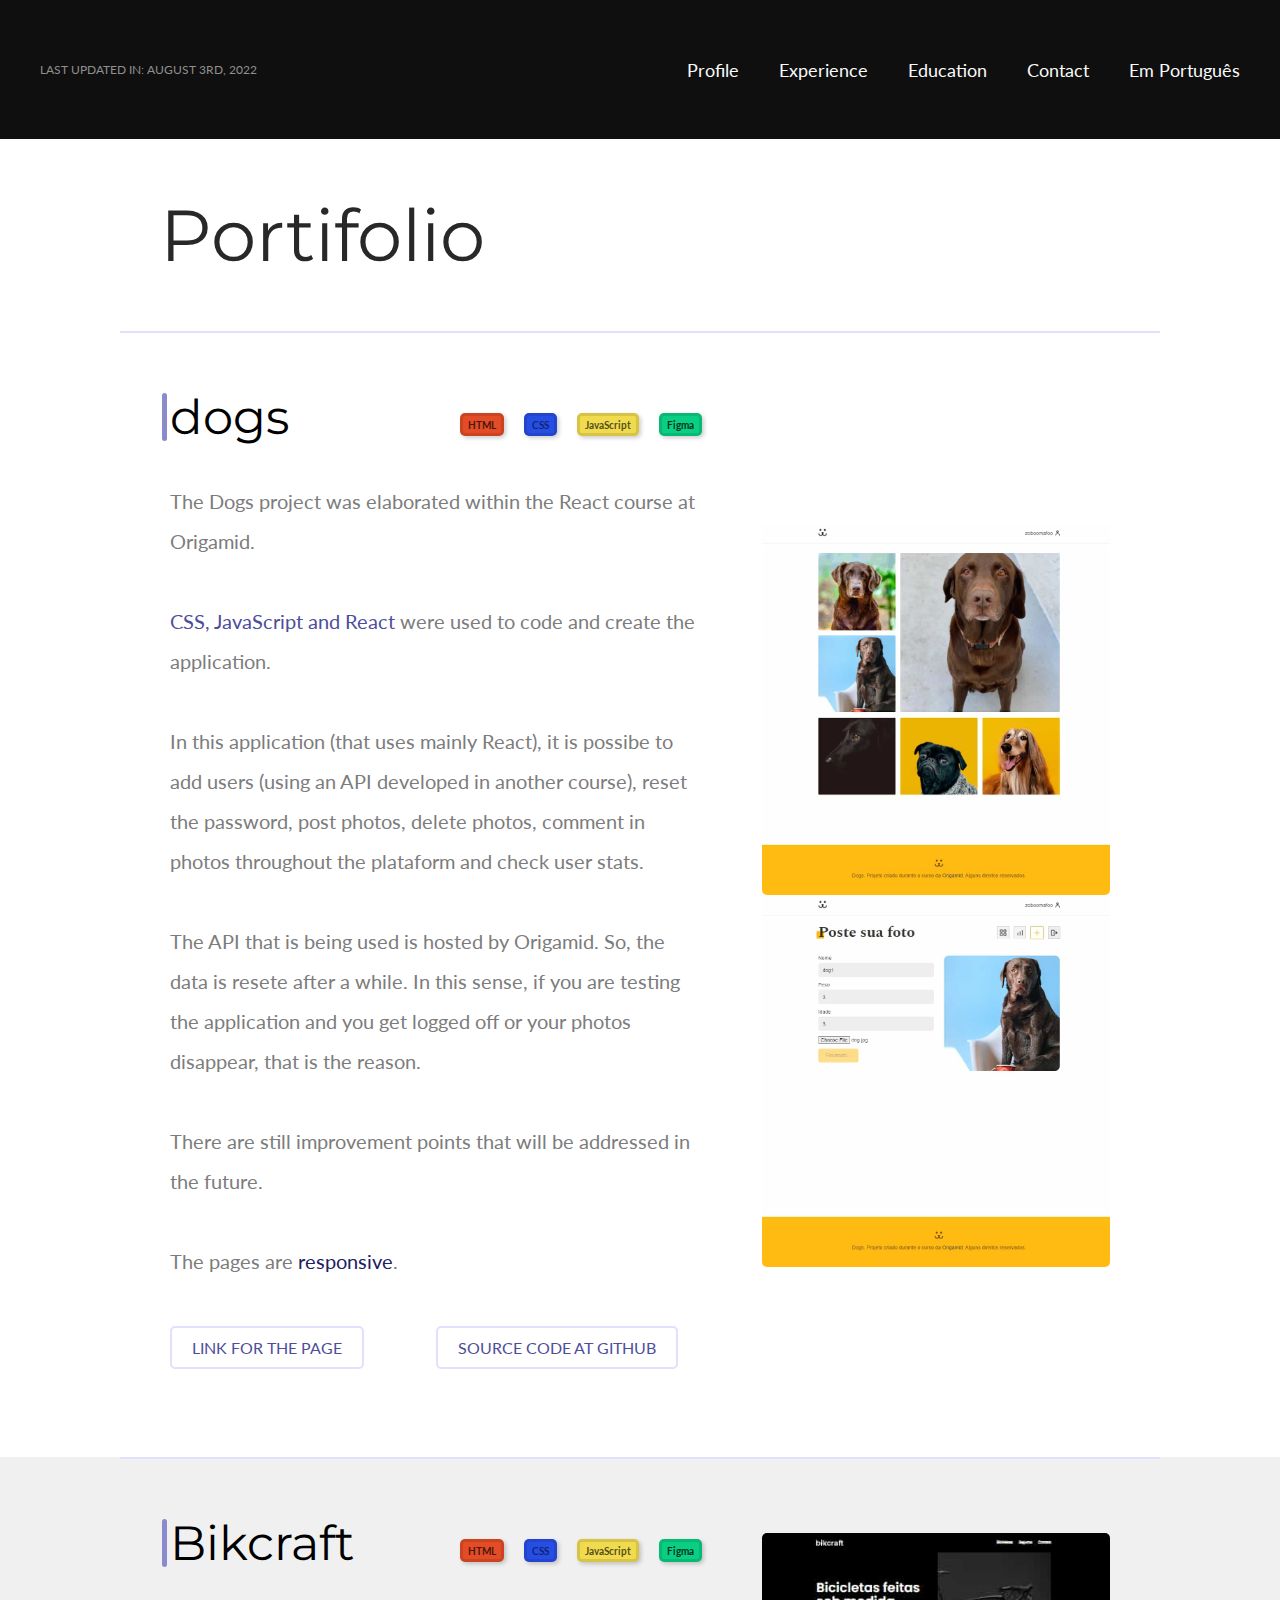
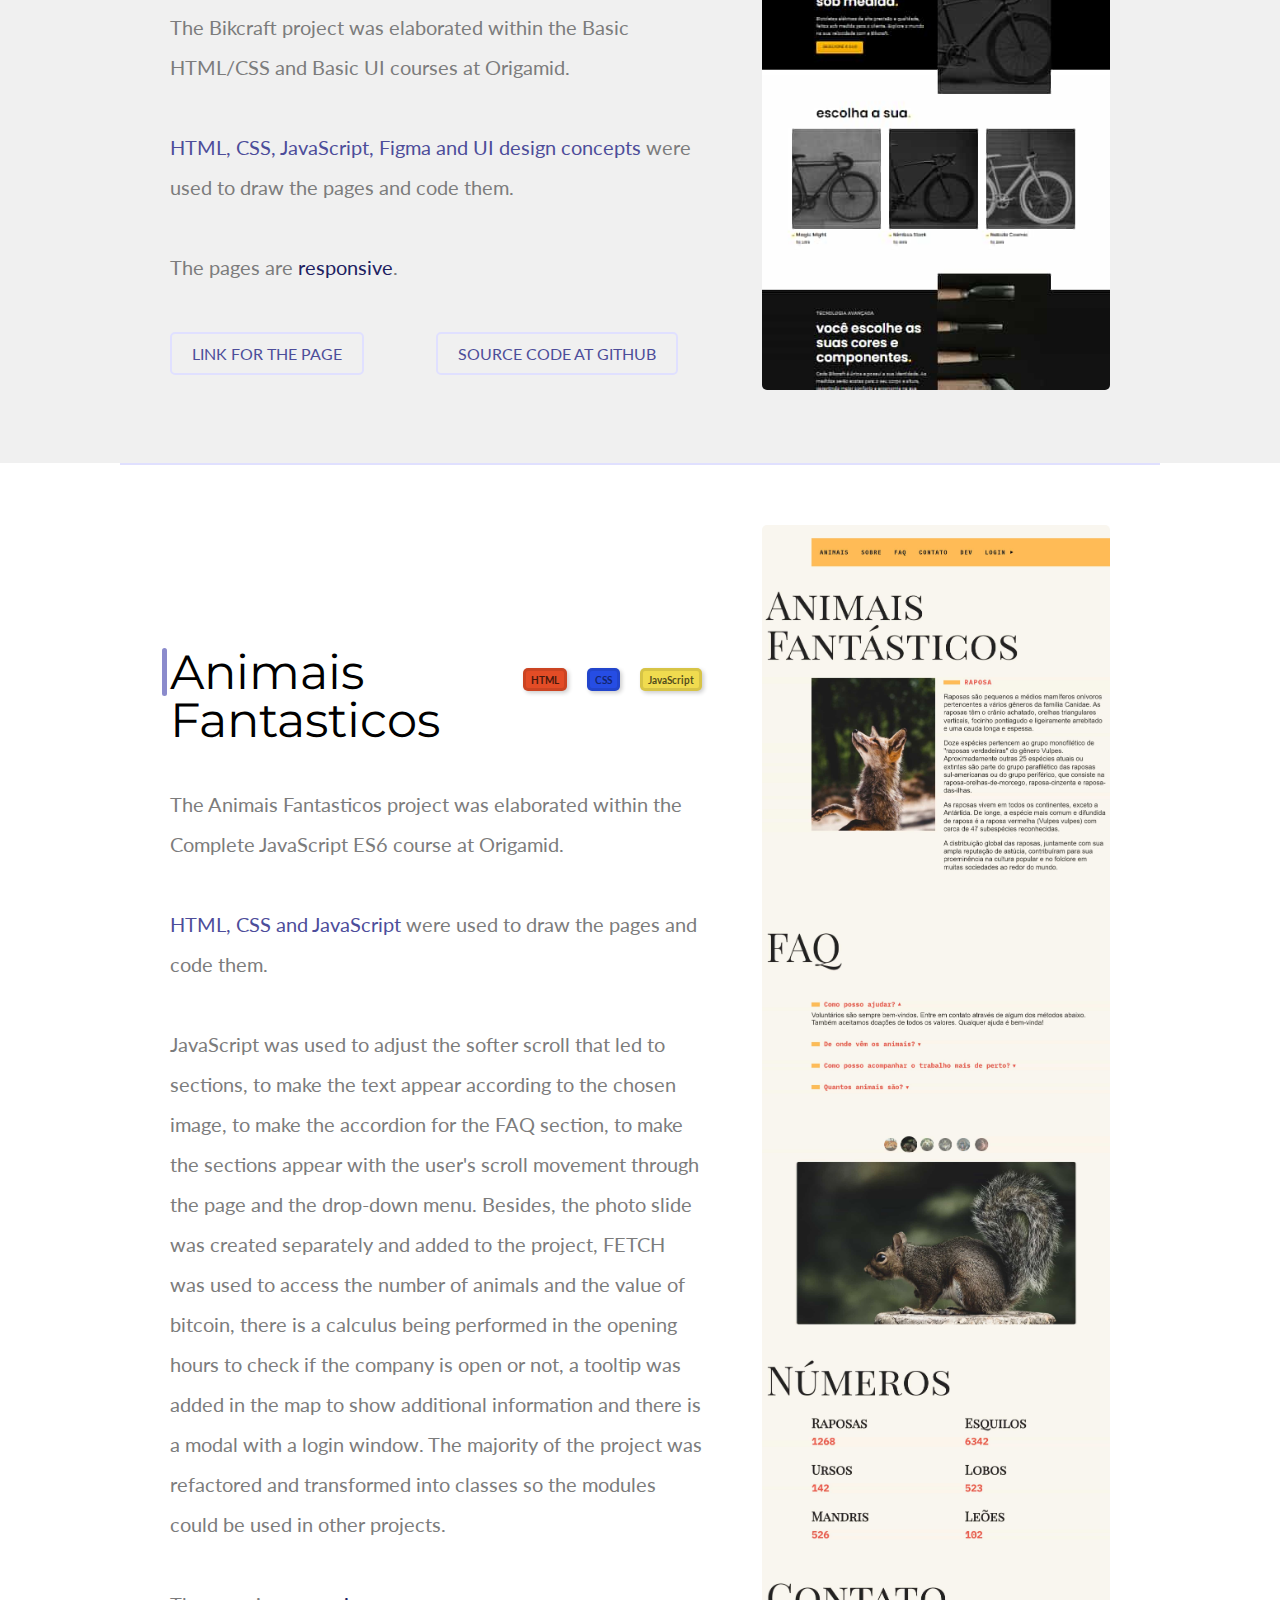
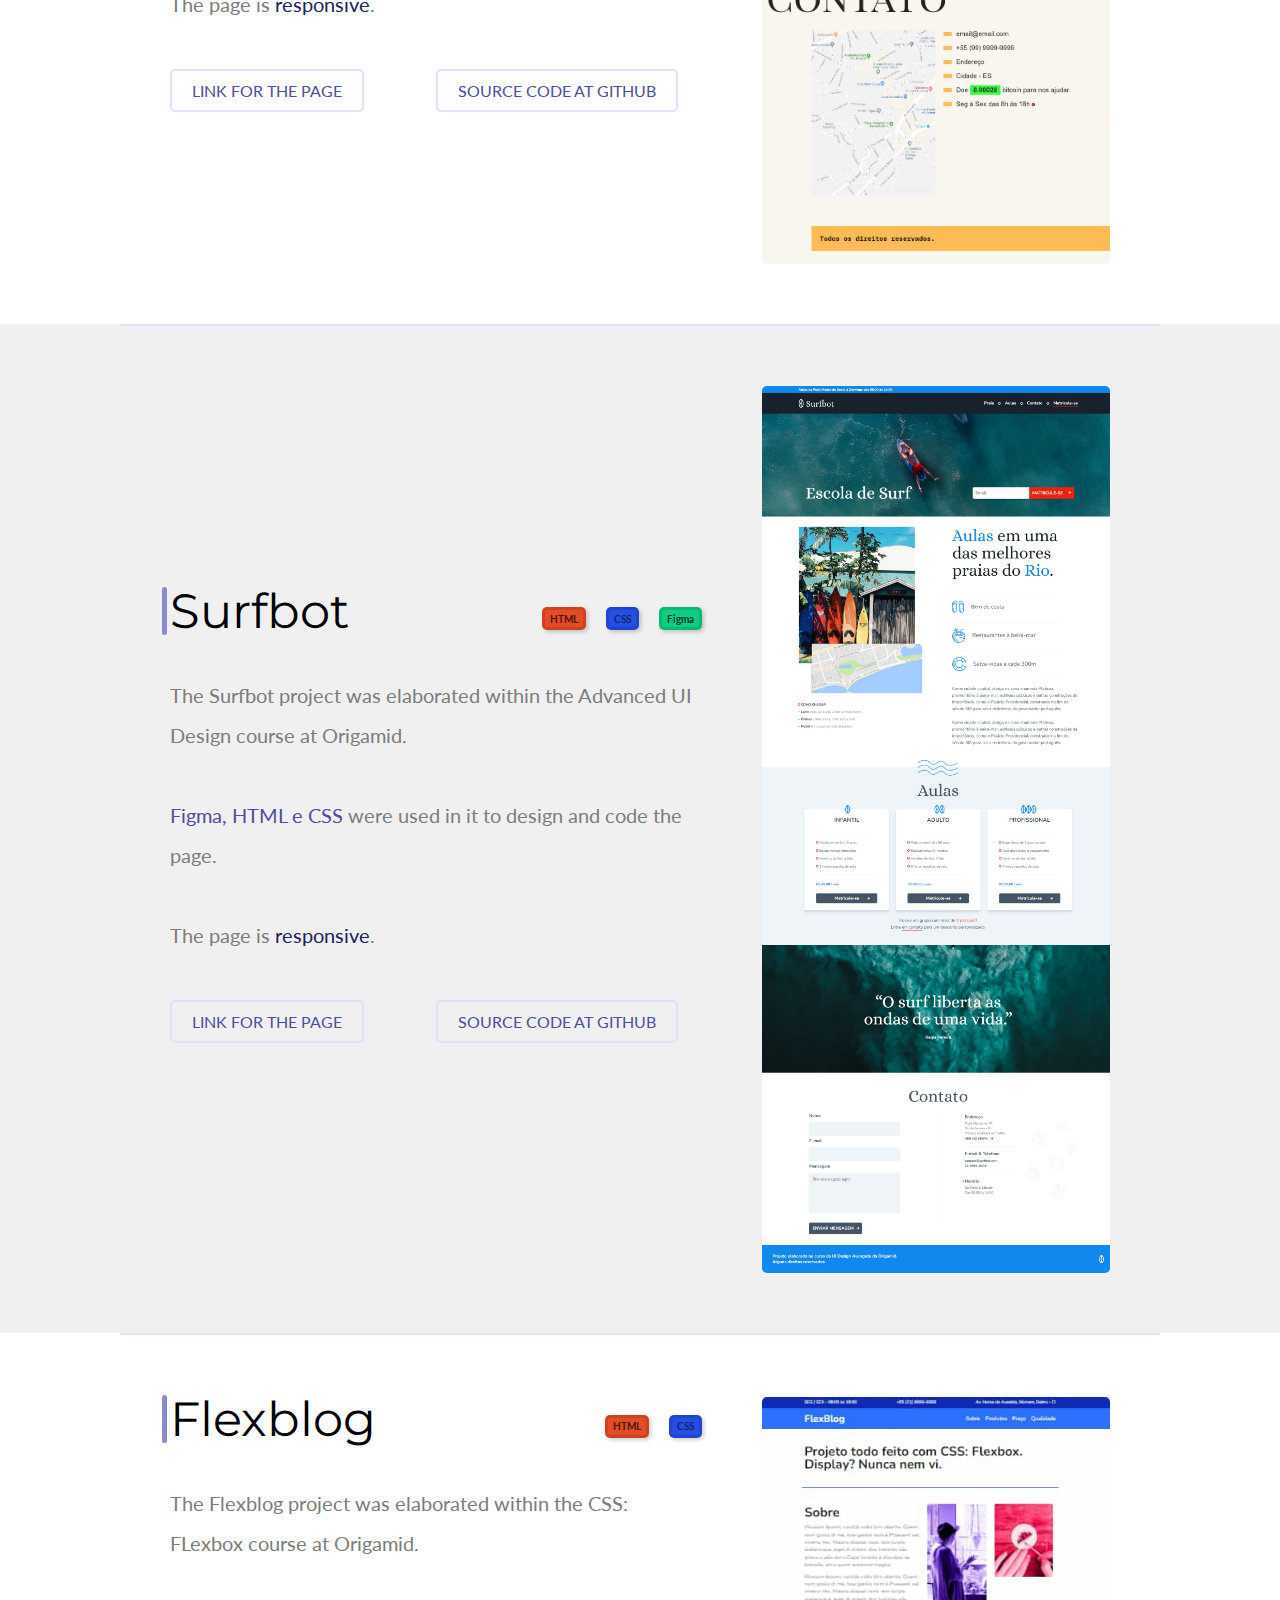
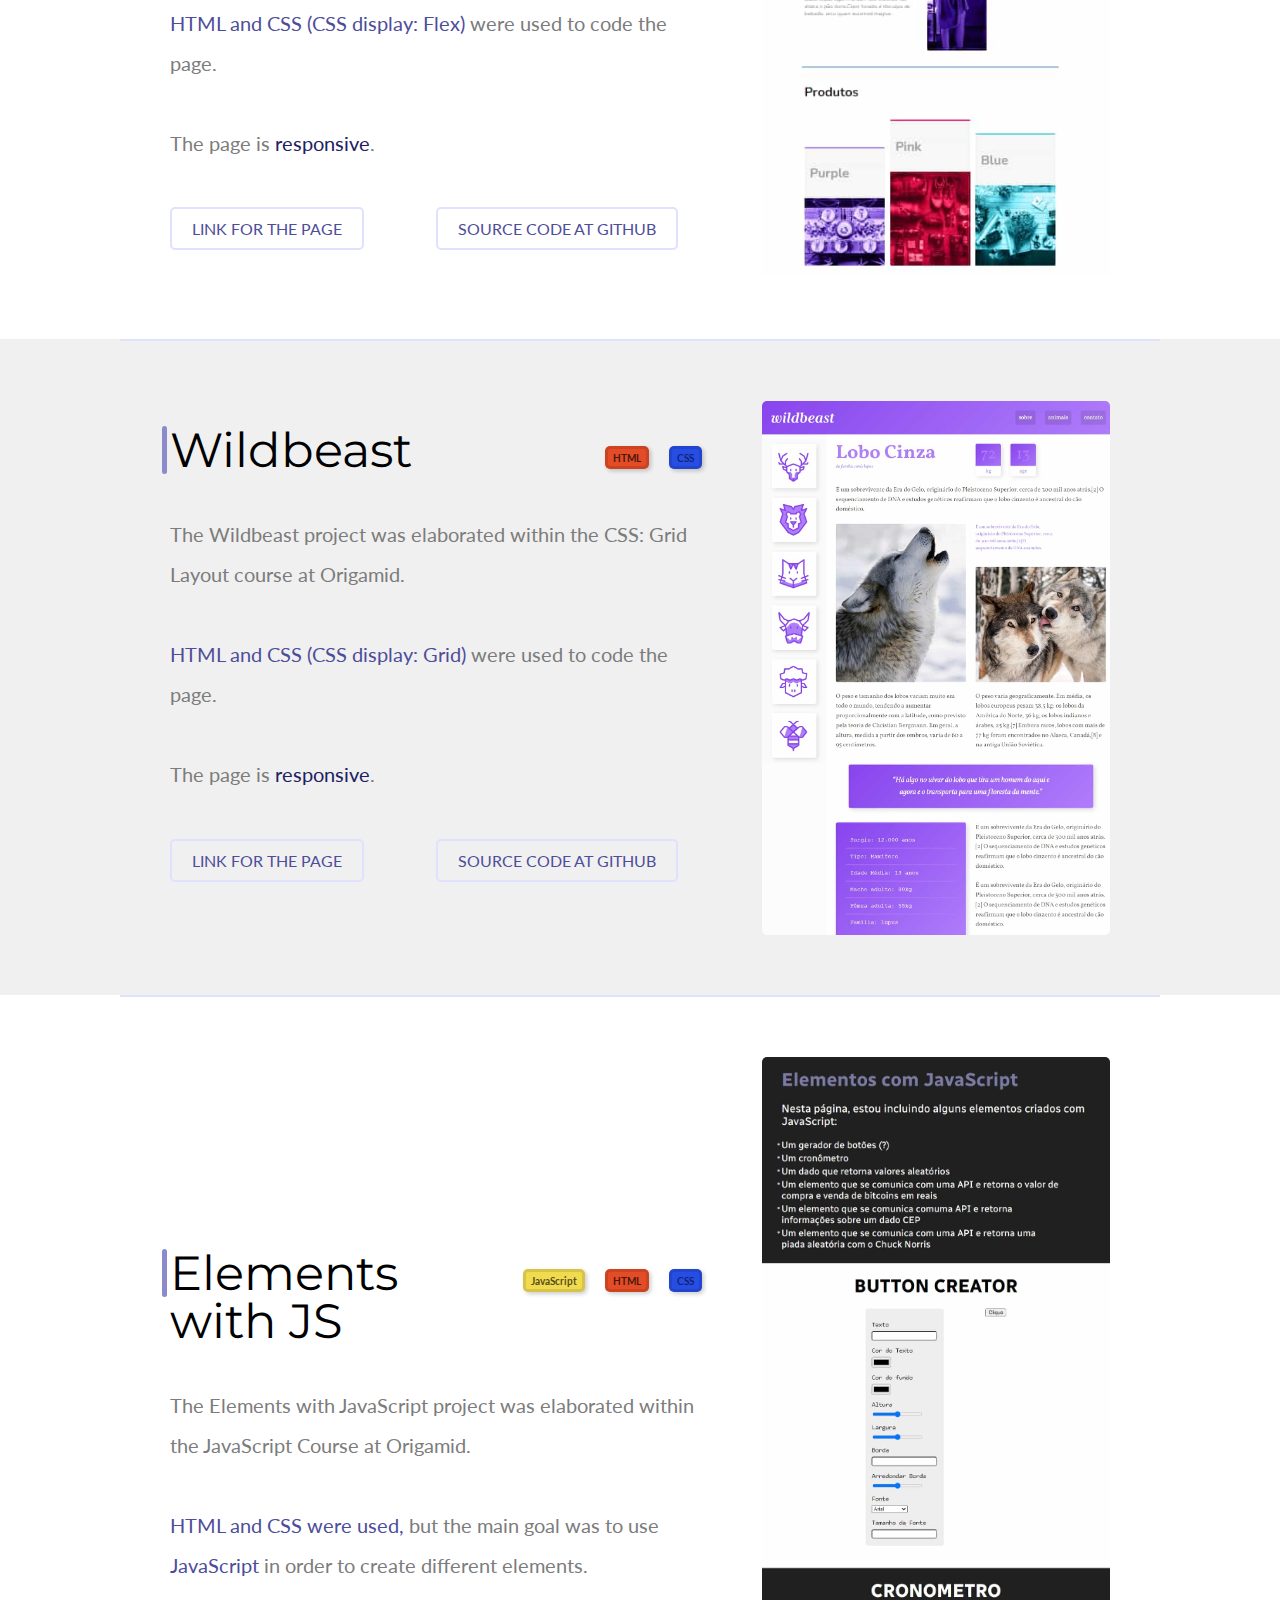
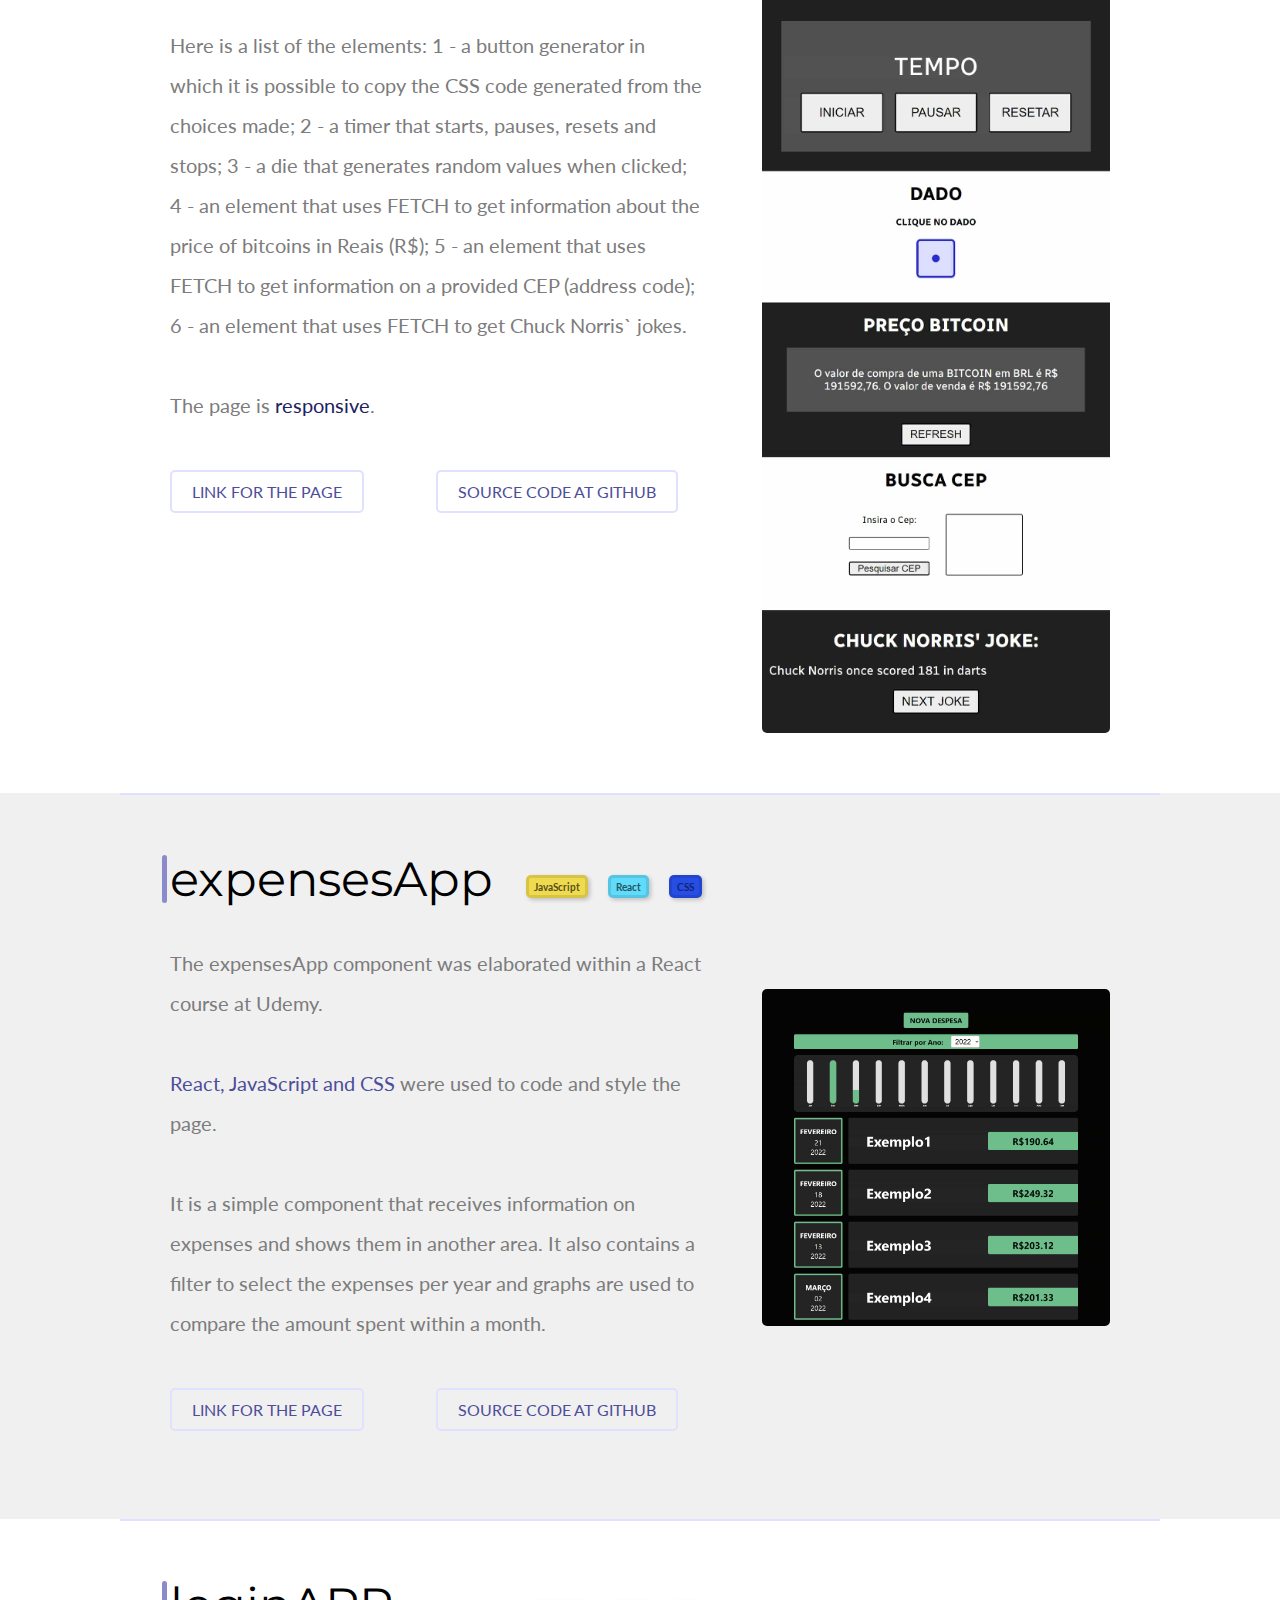
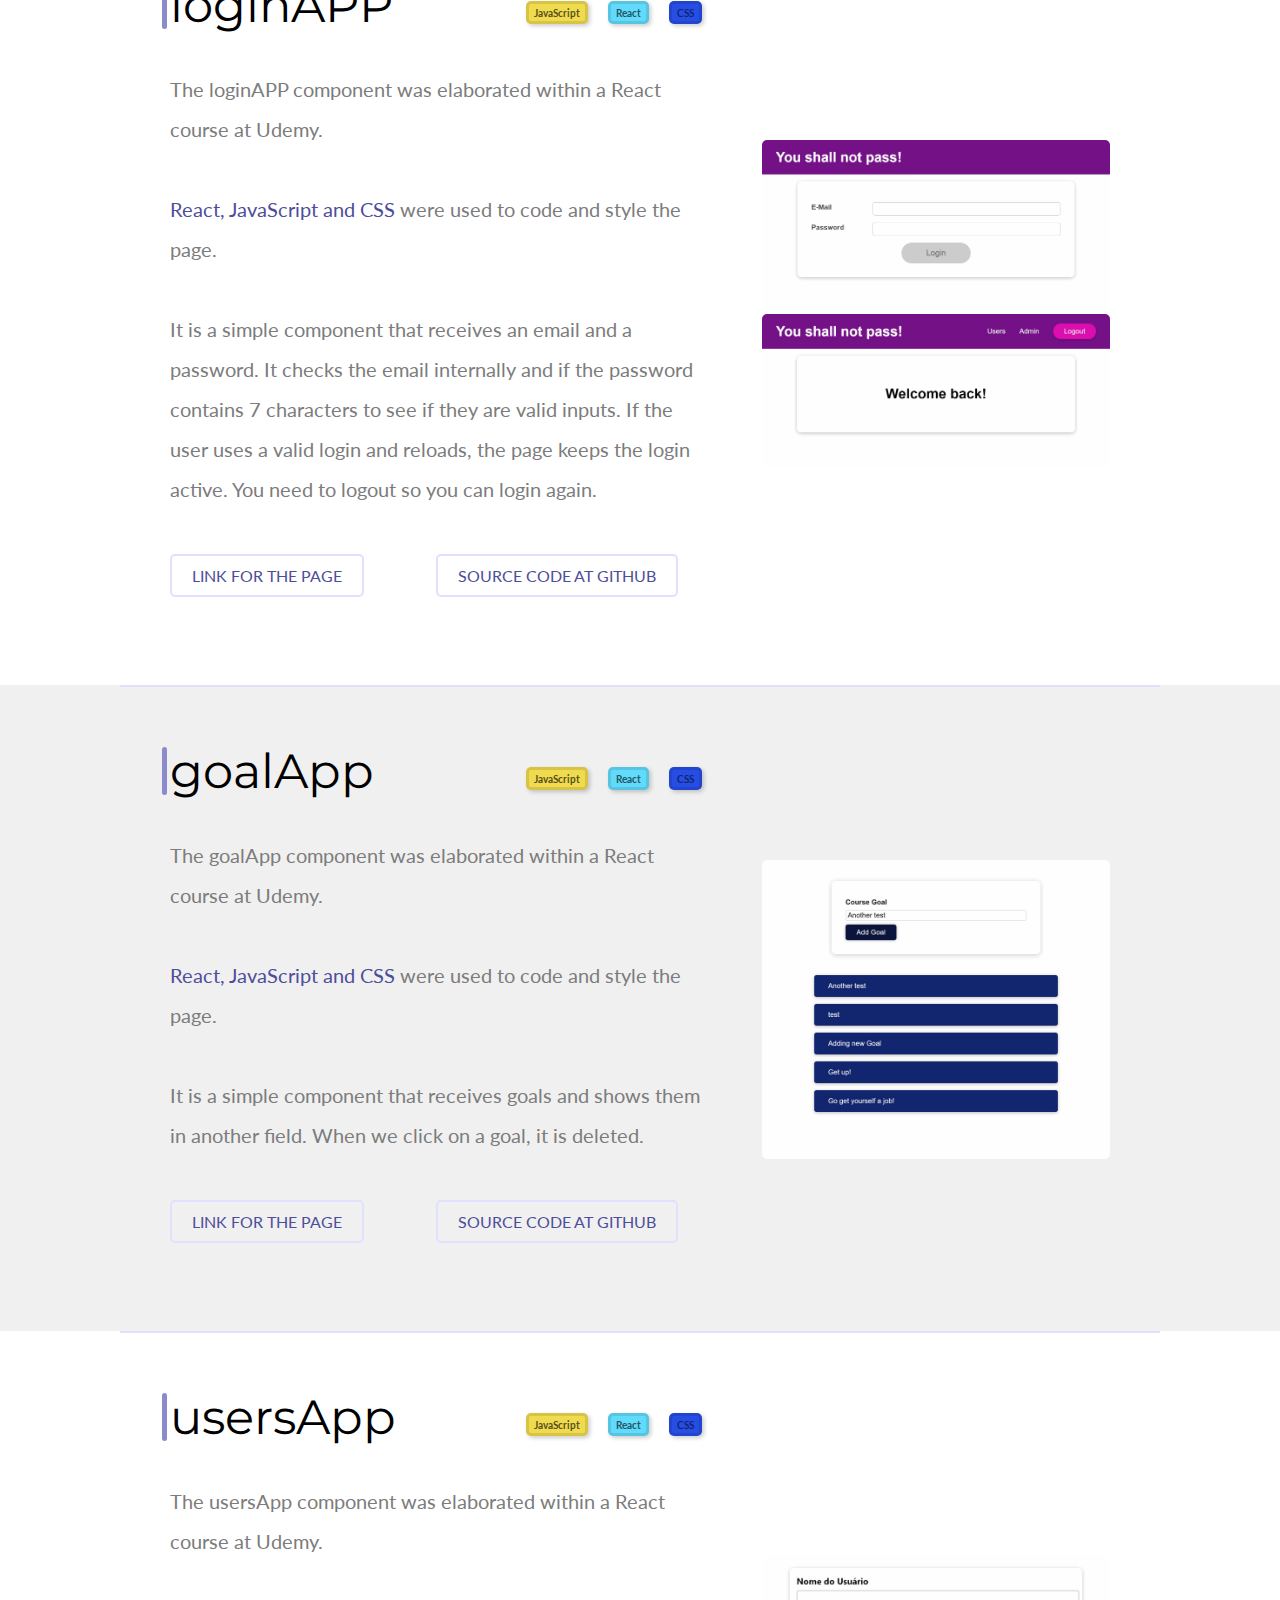
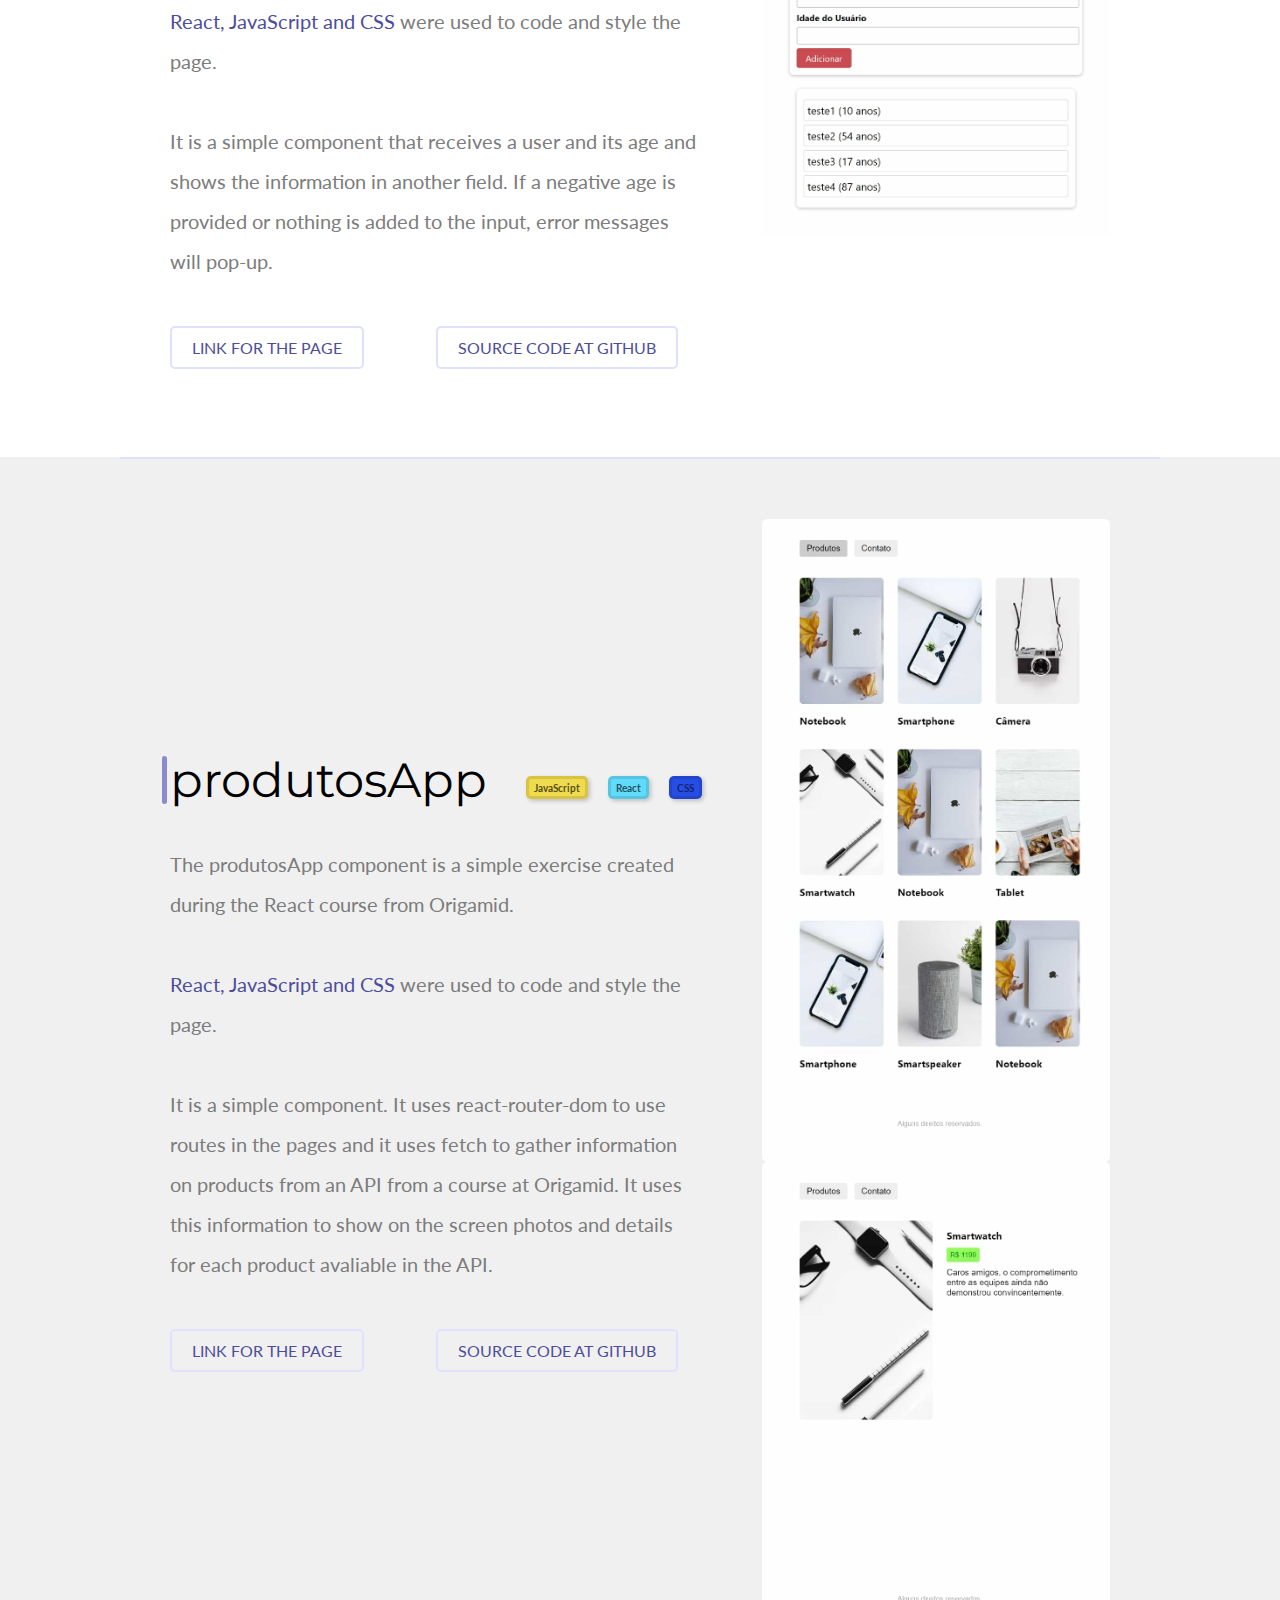
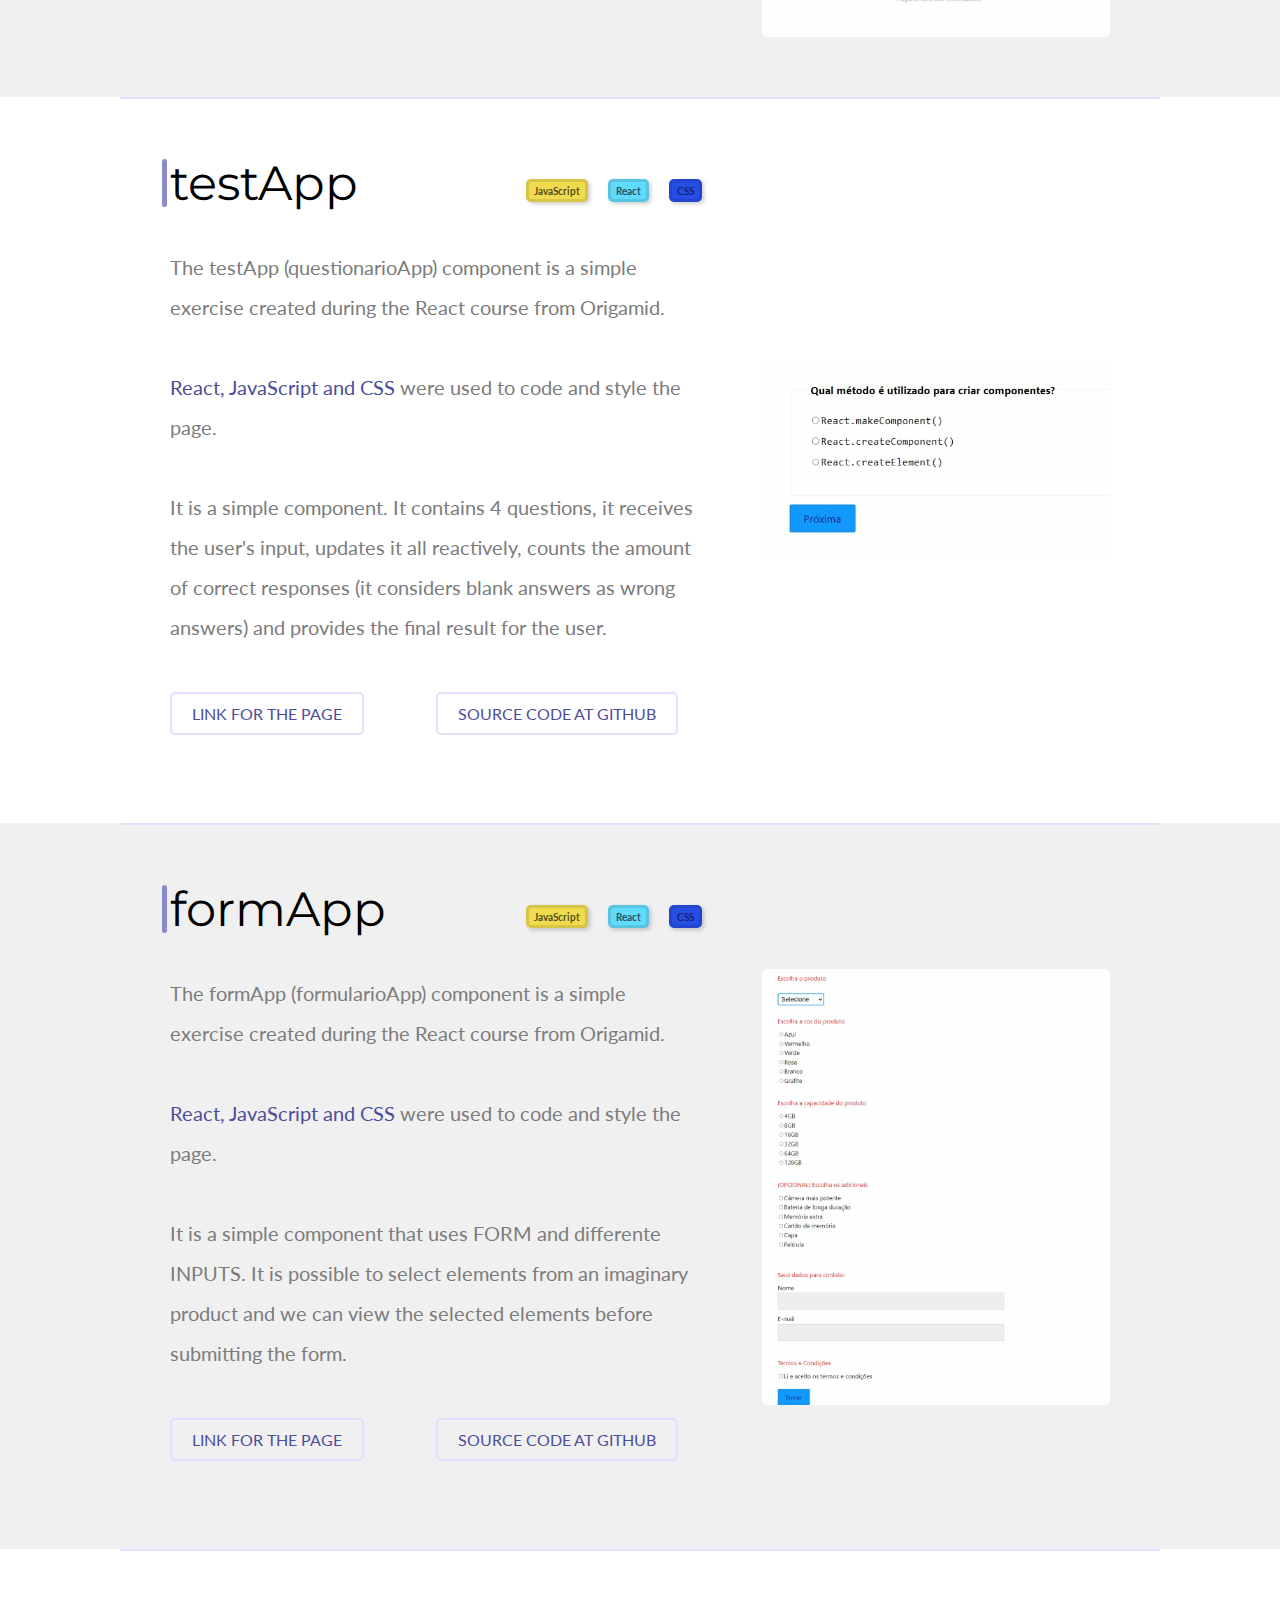
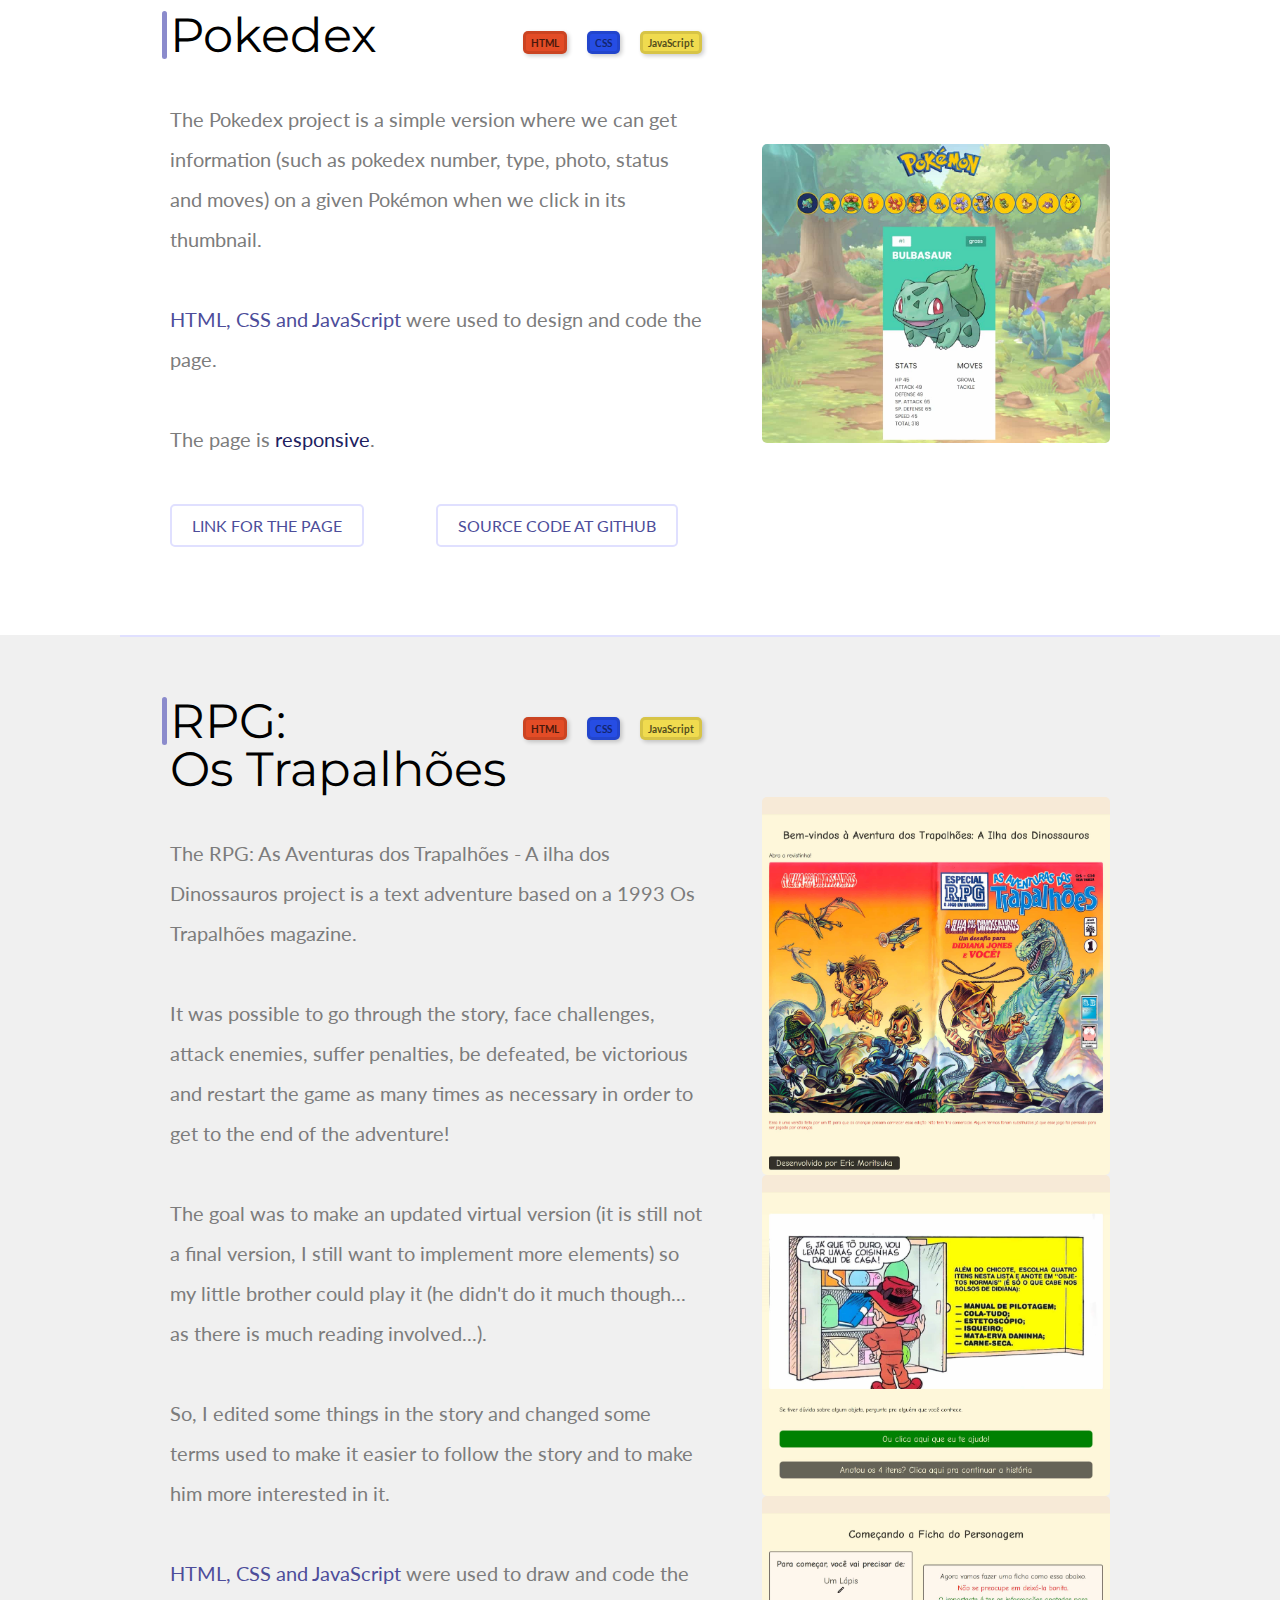
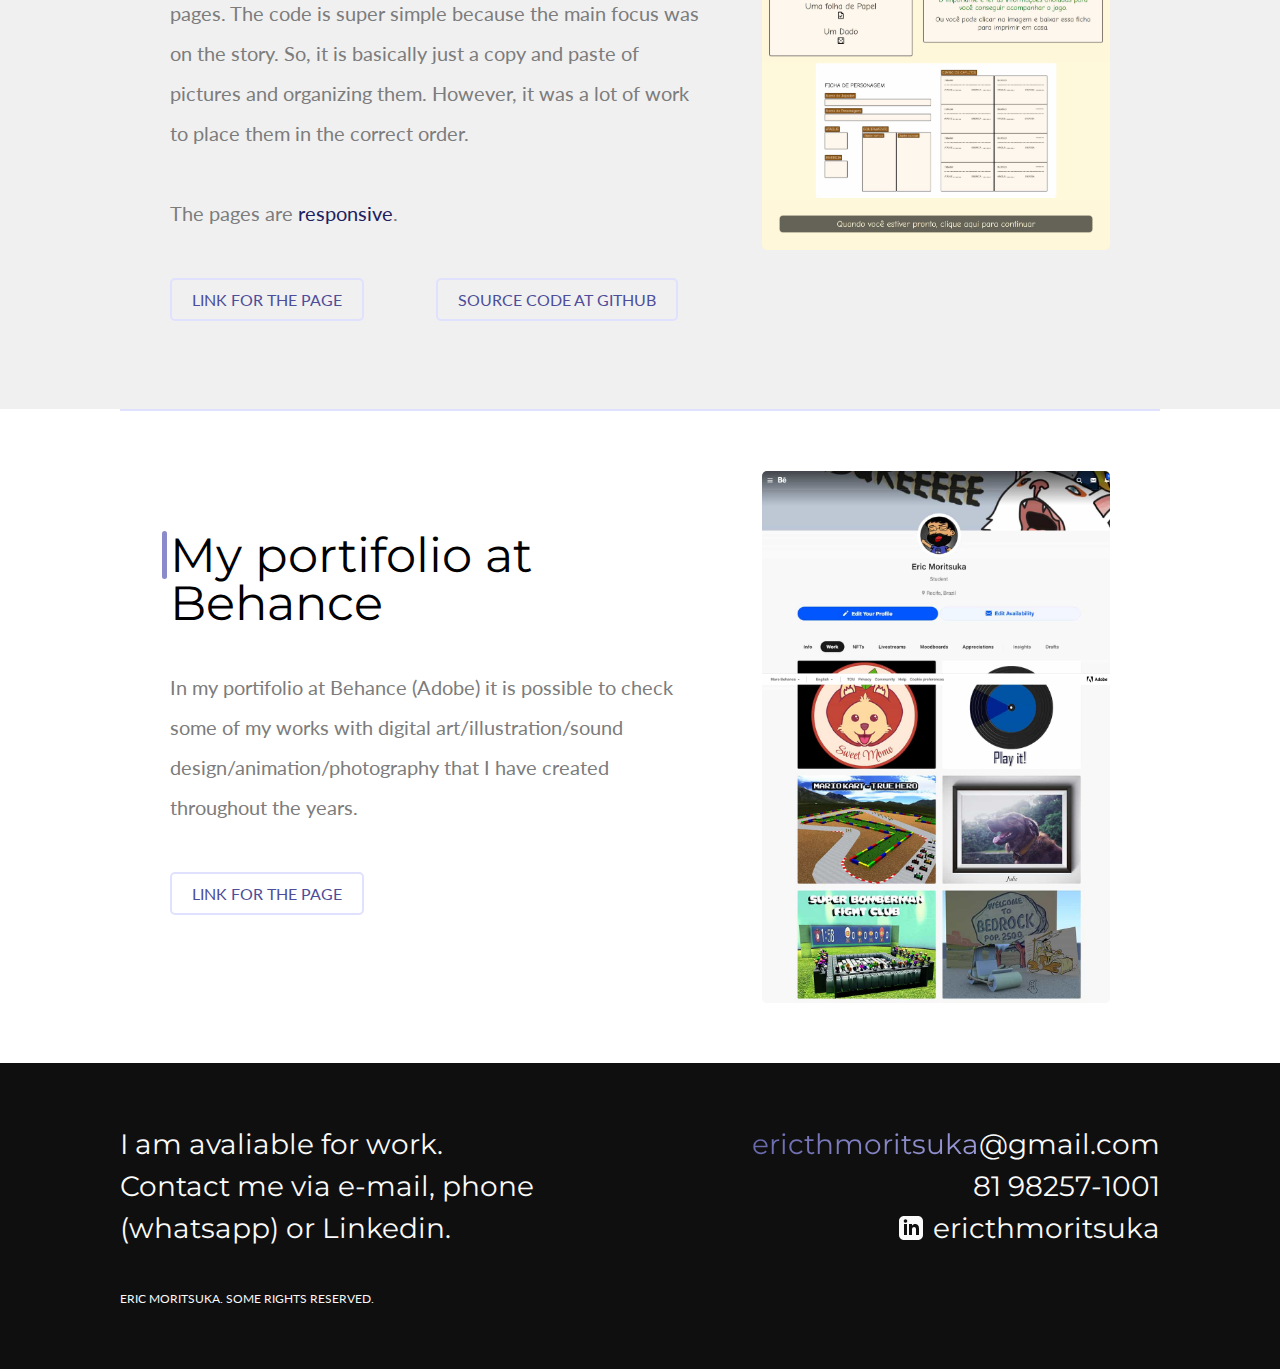
<file: portifolioEnglish.html>
<!DOCTYPE html>
<html lang="pt-br">

<head>
  <meta charset="UTF-8">
  <meta name="viewport" content="width=device-width, initial-scale=1.0">
  <meta name="description" content="Desenvolvedor Front-End localizado no Recife + Jaboatão dos Guararapes (PE)">
  <link rel="stylesheet" href="./css/style.min.css">
  <title>Eric Moritsuka: Desenvolvedor Front-End</title>
  <link rel="preconnect" href="https://fonts.googleapis.com">
  <link rel="preconnect" href="https://fonts.gstatic.com" crossorigin>
  <link href="https://fonts.googleapis.com/css2?family=Lato:wght@400;700&family=Montserrat:wght@400;700&display=swap" rel="stylesheet">
</head>

<body>
  <header class="header escuro">
    <div class="atualizado">
      <p class="font-atualizacao cor-6">Last Updated in: August 3rd, 2022</p>
    </div>

    <nav aria-label="principal">
      <ul class="menu font-2-s">
        <li><a href="./indexEnglish.html">Profile</a></li>
        <li><a href="./indexEnglish.html#experienciaEN">Experience</a></li>
        <li><a href="./indexEnglish.html#formacaoEN">Education</a></li>
        <li><a href="#contatoEN">Contact</a></li>
        <li><a href="./portifolio.html">Em Português</a></li>
      </ul>
    </nav>
  </header>

  <main>
    <h1 class="portifolio-titulo font-grande cor-10">Portifolio</h1>

    <section class="sobre-bg">
      <div class="dogs sobre" id="dogs">
        <div class="dogs sobre-info">
          <h1 class="font-grande">dogs</h1>
          <ul class="code-tags">
            <li class="tag-html">HTML</li>
            <li class="tag-css">CSS</li>
            <li class="tag-js">JavaScript</li>
            <li class="tag-figma">Figma</li>
          </ul>
          <p>The Dogs project was elaborated within the React course at Origamid.
          <br><br><span class="cor-p5">CSS, JavaScript and React</span> were used to code and create the application.
          <br><br>In this application (that uses mainly React), it is possibe to add users (using an API developed in another course), reset the password, post photos, delete photos, comment in photos throughout the plataform and check user stats.
          <br><br>The API that is being used is hosted by Origamid. So, the data is resete after a while. In this sense, if you are testing the application and you get logged off or your photos disappear, that is the reason.
          <br><br>There are still improvement points that will be addressed in the future.
          <br><br>The pages are <span class="cor-p7">responsive</span>.
        </p>

          <a class="git" href="https://github.com/ericthmoritsuka/dogs" target="_blank">SOURCE CODE AT GITHUB</a>
          <a class="site" href="https://ericthmoritsuka.github.io/dogs/" target="_blank">LINK FOR THE PAGE</a>

        </div>
        <div class="sobre-img">
          <a href="https://ericthmoritsuka.github.io/dogs/" target="_blank"><img src="./img/portifolio/dogs1.jpg" alt="Screenshot dogs home"></a>
          <a href="https://ericthmoritsuka.github.io/dogs/" target="_blank"><img src="./img/portifolio/dogs2.jpg" alt="Screenshot dogs adding photos"></a>
        </div>
      </div>
    </section>

    <section class="sobre-bg">
      <div class="bikcraft sobre" id="bikcraft">
        <div class="bikcraft sobre-info">
          <h1 class="font-grande">Bikcraft</h1>
          <ul class="code-tags">
            <li class="tag-html">HTML</li>
            <li class="tag-css">CSS</li>
            <li class="tag-js">JavaScript</li>
            <li class="tag-figma">Figma</li>
          </ul>
          <p>The Bikcraft project was elaborated within the Basic HTML/CSS and Basic UI courses at Origamid.
            <br><br><span class="cor-p5">HTML, CSS, JavaScript, Figma and UI design concepts</span> were used to draw the pages and code them.
            <br><br>The pages are <span class="cor-p7">responsive</span>.
          </p>

          <a class="git" href="https://github.com/ericthmoritsuka/bikcraft" target="_blank">SOURCE CODE AT GITHUB</a>
          <a class="site" href="https://ericthmoritsuka.github.io/bikcraft/" target="_blank">LINK FOR THE PAGE</a>

        </div>
        <div class="sobre-img">
          <a href="https://ericthmoritsuka.github.io/bikcraft/" target="_blank"><img src="./img/portifolio/bikcraft.jpg" alt="Screenshot Bikcraft"></a>
        </div>
      </div>
    </section>

    <section class="sobre-bg">
      <div class="animais-fantasticos sobre" id="animais-fantasticos">
        <div class="animais-fantasticos sobre-info">
          <h1 class="font-grande">Animais<br>Fantasticos</h1>
          <ul class="code-tags">
            <li class="tag-html">HTML</li>
            <li class="tag-css">CSS</li>
            <li class="tag-js">JavaScript</li>
          </ul>
          <p>The Animais Fantasticos project was elaborated within the Complete JavaScript ES6 course at Origamid.
            <br><br><span class="cor-p5">HTML, CSS and JavaScript</span> were used to draw the pages and code them.
            <br><br>JavaScript was used to adjust the softer scroll that led to sections, to make the text appear according to the chosen image, to make the accordion for the FAQ section, to make the sections appear with the user's scroll movement through the page and the drop-down menu. Besides, the photo slide was created separately and added to the project, FETCH was used to access the number of animals and the value of bitcoin, there is a calculus being performed in the opening hours to check if the company is open or not, a tooltip was added in the map to show additional information and there is a modal with a login window. The majority of the project was refactored and transformed into classes so the modules could be used in other projects.
            <br><br>The page is <span class="cor-p7">responsive</span>.
          </p>

          <a class="git" href="https://github.com/ericthmoritsuka/animais-fantasticos" target="_blank">SOURCE CODE AT GITHUB</a>
          <a class="site" href="https://ericthmoritsuka.github.io/animais-fantasticos/" target="_blank">LINK FOR THE PAGE</a>

        </div>
        <div class="sobre-img">
          <a href="https://ericthmoritsuka.github.io/animais-fantasticos/" target="_blank"><img src="./img/portifolio/animais-fantasticos.jpg" alt="Screenshot Animais Fantásticos"></a>
        </div>
      </div>
    </section>

    <section class="sobre-bg">
      <div class="surfbot sobre" id="surfbot">
        <div class="surfbot sobre-info">
          <h1 class="font-grande">Surfbot</h1>
          <ul class="code-tags">
            <li class="tag-html">HTML</li>
            <li class="tag-css">CSS</li>
            <li class="tag-figma">Figma</li>
          </ul>
          <p>The Surfbot project was elaborated within the Advanced UI Design course at Origamid.
            <br><br><span class="cor-p5">Figma, HTML e CSS</span> were used in it to design and code the page.
            <br><br>The page is <span class="cor-p7">responsive</span>.
          </p>

          <a class="git" href="https://github.com/ericthmoritsuka/surfbot" target="_blank">SOURCE CODE AT GITHUB</a>
          <a class="site" href="https://ericthmoritsuka.github.io/surfbot/" target="_blank">LINK FOR THE PAGE</a>

        </div>
        <div class="sobre-img">
          <a href="https://ericthmoritsuka.github.io/surfbot/" target="_blank"><img src="./img/portifolio/surfbot.jpg" alt="Screenshot surfbot"></a>
        </div>
      </div>
    </section>

    <section class="sobre-bg">
      <div class="flexblog sobre" id="flexblog">
        <div class="flexblog sobre-info">
          <h1 class="font-grande">Flexblog</h1>
          <ul class="code-tags">
            <li class="tag-html">HTML</li>
            <li class="tag-css">CSS</li>
          </ul>
          <p>The Flexblog project was elaborated within the CSS: FLexbox course at Origamid.
            <br><br><span class="cor-p5">HTML and CSS (CSS display: Flex)</span> were used to code the page.
            <br><br>The page is <span class="cor-p7">responsive</span>.
          </p>

          <a class="git" href="https://github.com/ericthmoritsuka/flexblog" target="_blank">SOURCE CODE AT GITHUB</a>
          <a class="site" href="https://ericthmoritsuka.github.io/flexblog/" target="_blank">LINK FOR THE PAGE</a>

        </div>
        <div class="sobre-img">
          <a href="https://ericthmoritsuka.github.io/flexblog/" target="_blank"><img src="./img/portifolio/flexblog.jpg" alt="Screenshot Flexblog"></a>
        </div>
      </div>
    </section>

    <section class="sobre-bg">
      <div class="wildbeast sobre" id="wildbeast">
        <div class="wildbeast sobre-info">
          <h1 class="font-grande">Wildbeast</h1>
          <ul class="code-tags">
            <li class="tag-html">HTML</li>
            <li class="tag-css">CSS</li>
          </ul>
          <p>The Wildbeast project was elaborated within the CSS: Grid Layout course at Origamid.
            <br><br><span class="cor-p5">HTML and CSS (CSS display: Grid)</span> were used to code the page.
            <br><br>The page is <span class="cor-p7">responsive</span>.
          </p>

          <a class="git" href="https://github.com/ericthmoritsuka/wildbeast" target="_blank">SOURCE CODE AT GITHUB</a>
          <a class="site" href="https://ericthmoritsuka.github.io/wildbeast/" target="_blank">LINK FOR THE PAGE</a>

        </div>
        <div class="sobre-img">
          <a href="https://ericthmoritsuka.github.io/wildbeast/" target="_blank"><img src="./img/portifolio/wildbeast.jpg" alt="Screenshot Wildbeast"></a>
        </div>
      </div>
    </section>

    <section class="sobre-bg">
      <div class="appsJS sobre" id="appsJS">
        <div class="appsJS sobre-info">
          <h1 class="font-grande">Elements<br>with JS</h1>
          <ul class="code-tags">
            <li class="tag-js">JavaScript</li>
            <li class="tag-html">HTML</li>
            <li class="tag-css">CSS</li>
          </ul>
          <p>The Elements with JavaScript project was elaborated within the JavaScript Course at Origamid.
            <br><br><span class="cor-p5">HTML and CSS were used,</span> but the main goal was to use <span class="cor-p5">JavaScript</span> in order to create different elements.
            <br><br>Here is a list of the elements: 1 - a button generator in which it is possible to copy the CSS code generated from the choices made; 2 - a timer that starts, pauses, resets and stops; 3 - a die that generates random values when clicked; 4 - an element that uses FETCH to get information about the price of bitcoins in Reais (R$); 5 - an element that uses FETCH to get information on a provided CEP (address code); 6 - an element that uses FETCH to get Chuck Norris` jokes.
            <br><br>The page is <span class="cor-p7">responsive</span>.
          </p>

          <a class="git" href="https://github.com/ericthmoritsuka/AppsComJS" target="_blank">SOURCE CODE AT GITHUB</a>
          <a class="site" href="https://ericthmoritsuka.github.io/AppsComJS/" target="_blank">LINK FOR THE PAGE</a>

        </div>
        <div class="sobre-img">
          <a href="https://ericthmoritsuka.github.io/AppsComJS/" target="_blank"><img src="./img/portifolio/appsJS.jpg" alt="Screenshot Apps com JS"></a>
        </div>
      </div>
    </section>

    <section class="sobre-bg">
      <div class="expensesApp sobre" id="expensesApp">
        <div class="expensesApp sobre-info">
          <h1 class="font-grande">expensesApp</h1>
          <ul class="code-tags">
            <li class="tag-js">JavaScript</li>
            <li class="tag-react">React</li>
            <li class="tag-css">CSS</li>
          </ul>
          <p>The expensesApp component was elaborated within a React course at Udemy.
            <br><br><span class="cor-p5">React, JavaScript and CSS</span> were used to code and style the page.
            <br><br>
            It is a simple component that receives information on expenses and shows them in another area. It also contains a filter to select the expenses per year and graphs are used to compare the amount spent within a month.
          </p>

          <a class="git" href="https://github.com/ericthmoritsuka/react-expensesApp" target="_blank">SOURCE CODE AT GITHUB</a>
          <a class="site" href="https://ericthmoritsuka.github.io/react-expensesApp/" target="_blank">LINK FOR THE PAGE</a>

        </div>
        <div class="sobre-img">
          <a href="https://ericthmoritsuka.github.io/react-expensesApp/" target="_blank"><img src="./img/portifolio/react-expensesApp.jpg" alt="Screenshot expenses app"></a>
        </div>
      </div>
    </section>

    <section class="sobre-bg">
      <div class="loginAPP sobre" id="loginAPP">
        <div class="loginAPP sobre-info">
          <h1 class="font-grande">loginAPP</h1>
          <ul class="code-tags">
            <li class="tag-js">JavaScript</li>
            <li class="tag-react">React</li>
            <li class="tag-css">CSS</li>
          </ul>
          <p>The loginAPP component was elaborated within a React course at Udemy.
            <br><br><span class="cor-p5">React, JavaScript and CSS</span> were used to code and style the page.
            <br><br>
            It is a simple component that receives an email and a password. It checks the email internally and if the password contains 7 characters to see if they are valid inputs. If the user uses a valid login and reloads, the page keeps the login active. You need to logout so you can login again.
          </p>

          <a class="git" href="https://github.com/ericthmoritsuka/react-loginApp" target="_blank">SOURCE CODE AT GITHUB</a>
          <a class="site" href="https://ericthmoritsuka.github.io/react-loginApp/" target="_blank">LINK FOR THE PAGE</a>

        </div>
        <div class="sobre-img">
          <a href="https://ericthmoritsuka.github.io/react-loginApp/" target="_blank"><img src="./img/portifolio/react-loginAppALT.jpg" alt="Screenshot login app"></a>
          <a href="https://ericthmoritsuka.github.io/react-loginApp/" target="_blank"><img src="./img/portifolio/react-loginApp2ALT.jpg" alt="Screenshot login app tela de boas-vindas"></a>
        </div>
      </div>
    </section>

    <section class="sobre-bg">
      <div class="goalApp sobre" id="goalApp">
        <div class="goalApp sobre-info">
          <h1 class="font-grande">goalApp</h1>
          <ul class="code-tags">
            <li class="tag-js">JavaScript</li>
            <li class="tag-react">React</li>
            <li class="tag-css">CSS</li>
          </ul>
          <p>The goalApp component was elaborated within a React course at Udemy.
            <br><br><span class="cor-p5">React, JavaScript and CSS</span> were used to code and style the page.
            <br><br>
            It is a simple component that receives goals and shows them in another field. When we click on a goal, it is deleted.
          </p>

          <a class="git" href="https://github.com/ericthmoritsuka/react-goalApp" target="_blank">SOURCE CODE AT GITHUB</a>
          <a class="site" href="https://ericthmoritsuka.github.io/react-goalApp/" target="_blank">LINK FOR THE PAGE</a>

        </div>
        <div class="sobre-img">
          <a href="https://ericthmoritsuka.github.io/react-goalApp/" target="_blank"><img src="./img/portifolio/react-goalAppALT.jpg" alt="Screenshot goal app"></a>
        </div>
      </div>
    </section>

    <section class="sobre-bg">
      <div class="usersApp sobre" id="usersApp">
        <div class="usersApp sobre-info">
          <h1 class="font-grande">usersApp</h1>
          <ul class="code-tags">
            <li class="tag-js">JavaScript</li>
            <li class="tag-react">React</li>
            <li class="tag-css">CSS</li>
          </ul>
          <p>The usersApp component was elaborated within a React course at Udemy.
            <br><br><span class="cor-p5">React, JavaScript and CSS</span> were used to code and style the page.
            <br><br>
            It is a simple component that receives a user and its age and shows the information in another field. If a negative age is provided or nothing is added to the input, error messages will pop-up.
          </p>

          <a class="git" href="https://github.com/ericthmoritsuka/react-usersApp" target="_blank">SOURCE CODE AT GITHUB</a>
          <a class="site" href="https://ericthmoritsuka.github.io/react-usersApp/" target="_blank">LINK FOR THE PAGE</a>

        </div>
        <div class="sobre-img">
          <a href="https://ericthmoritsuka.github.io/react-usersApp/" target="_blank"><img src="./img/portifolio/react-usersAppALT.jpg" alt="Screenshot users app"></a>
        </div>
      </div>
    </section>

    <section class="sobre-bg">
      <div class="produtosApp sobre" id="produtosApp">
        <div class="produtosApp sobre-info">
          <h1 class="font-grande">produtosApp</h1>
          <ul class="code-tags">
            <li class="tag-js">JavaScript</li>
            <li class="tag-react">React</li>
            <li class="tag-css">CSS</li>
          </ul>
          <p>The produtosApp component is a simple exercise created during the React course from Origamid.
            <br><br><span class="cor-p5">React, JavaScript and CSS</span> were used to code and style the page.
            <br><br>
            It is a simple component. It uses react-router-dom to use routes in the pages and it uses fetch to gather information on products from an API from a course at Origamid. It uses this information to show on the screen photos and details for each product avaliable in the API.
          </p>

          <a class="git" href="https://github.com/ericthmoritsuka/react-produtosApp" target="_blank">SOURCE CODE AT GITHUB</a>
          <a class="site" href="https://ericthmoritsuka.github.io/react-produtosApp/" target="_blank">LINK FOR THE PAGE</a>

        </div>
        <div class="sobre-img">
          <a href="https://ericthmoritsuka.github.io/react-produtosApp/" target="_blank"><img src="./img/portifolio/react-produtosApp.jpg" alt="Screenshot users app"></a>
          <a href="https://ericthmoritsuka.github.io/react-produtosApp/" target="_blank"><img src="./img/portifolio/react-produtosApp2.jpg" alt="Screenshot users app"></a>
        </div>
      </div>
    </section>

    <section class="sobre-bg">
      <div class="questionarioApp sobre" id="questionarioApp">
        <div class="questionarioApp sobre-info">
          <h1 class="font-grande">testApp</h1>
          <ul class="code-tags">
            <li class="tag-js">JavaScript</li>
            <li class="tag-react">React</li>
            <li class="tag-css">CSS</li>
          </ul>
          <p>The testApp (questionarioApp) component is a simple exercise created during the React course from Origamid.
            <br><br><span class="cor-p5">React, JavaScript and CSS</span> were used to code and style the page.
            <br><br>
            It is a simple component. It contains 4 questions, it receives the user's input, updates it all reactively, counts the amount of correct responses (it considers blank answers as wrong answers) and provides the final result for the user.
          </p>

          <a class="git" href="https://github.com/ericthmoritsuka/react-questionarioApp" target="_blank">SOURCE CODE AT GITHUB</a>
          <a class="site" href="https://ericthmoritsuka.github.io/react-questionarioApp/" target="_blank">LINK FOR THE PAGE</a>

        </div>
        <div class="sobre-img">
          <a href="https://ericthmoritsuka.github.io/react-questionarioApp/" target="_blank"><img src="./img/portifolio/react-questionarioApp.jpg" alt="Screenshot users app"></a>
        </div>
      </div>
    </section>

    <section class="sobre-bg">
      <div class="formularioApp sobre" id="formularioApp">
        <div class="formularioApp sobre-info">
          <h1 class="font-grande">formApp</h1>
          <ul class="code-tags">
            <li class="tag-js">JavaScript</li>
            <li class="tag-react">React</li>
            <li class="tag-css">CSS</li>
          </ul>
          <p>The formApp (formularioApp) component is a simple exercise created during the React course from Origamid.
            <br><br><span class="cor-p5">React, JavaScript and CSS</span> were used to code and style the page.
            <br><br>
            It is a simple component that uses FORM and differente INPUTS. It is possible to select elements from an imaginary product and we can view the selected elements before submitting the form.
          </p>

          <a class="git" href="https://github.com/ericthmoritsuka/react-formularioApp" target="_blank">SOURCE CODE AT GITHUB</a>
          <a class="site" href="https://ericthmoritsuka.github.io/react-formularioApp/" target="_blank">LINK FOR THE PAGE</a>

        </div>
        <div class="sobre-img">
          <a href="https://ericthmoritsuka.github.io/react-formularioApp/" target="_blank"><img src="./img/portifolio/react-formularioApp.jpg" alt="Screenshot formulario app"></a>
        </div>
      </div>
    </section>

    <section class="sobre-bg">
      <div class="pokedex sobre" id="pokedex">
        <div class="pokedex sobre-info">
          <h1 class="font-grande">Pokedex</h1>
          <ul class="code-tags">
            <li class="tag-html">HTML</li>
            <li class="tag-css">CSS</li>
            <li class="tag-js">JavaScript</li>
          </ul>
          <p> The Pokedex project is a simple version where we can get information (such as pokedex number, type, photo, status and moves) on a given Pokémon when we click in its thumbnail.
            <br><br><span class="cor-p5">HTML, CSS and JavaScript</span> were used to design and code the page.
            <br><br>The page is <span class="cor-p7">responsive</span>.
          </p>

          <a class="git" href="https://github.com/ericthmoritsuka/pokedex" target="_blank">SOURCE CODE AT GITHUB</a>
          <a class="site" href="https://ericthmoritsuka.github.io/pokedex/" target="_blank">LINK FOR THE PAGE</a>

        </div>
        <div class="sobre-img">
          <a href="https://ericthmoritsuka.github.io/pokedex/" target="_blank">
            <img src="./img/portifolio/pokedex.jpg" alt="Screenshot Pokedex">
          </a>
        </div>
      </div>
    </section>

    <section class="sobre-bg">
      <div class="rpgTrapalhoes sobre" id="rpgTrapalhoes">
        <div class="rpgTrapalhoes sobre-info">
          <h1 class="font-grande">RPG:<br>Os Trapalhões</h1>
          <ul class="code-tags">
            <li class="tag-html">HTML</li>
            <li class="tag-css">CSS</li>
            <li class="tag-js">JavaScript</li>
          </ul>
          <p>The RPG: As Aventuras dos Trapalhões - A ilha dos Dinossauros project is a text adventure based on a 1993 Os Trapalhões magazine.
            <br><br>It was possible to go through the story, face challenges, attack enemies, suffer penalties, be defeated, be victorious and restart the game as many times as necessary in order to get to the end of the adventure!
            <br><br>The goal was to make an updated virtual version (it is still not a final version, I still want to implement more elements) so my little brother could play it (he didn't do it much though... as there is much reading involved...).
            <br><br>So, I edited some things in the story and changed some terms used to make it easier to follow the story and to make him more interested in it.
            <br><br><span class="cor-p5">HTML, CSS and JavaScript</span> were used to draw and code the pages. The code is super simple because the main focus was on the story. So, it is basically just a copy and paste of pictures and organizing them. However, it was a lot of work to place them in the correct order.
            <br><br>The pages are <span class="cor-p7">responsive</span>.
          </p>

          <a class="git" href="https://github.com/ericthmoritsuka/trapalhoesIlhaDosDinossauros" target="_blank">SOURCE CODE AT GITHUB</a>
          <a class="site" href="https://ericthmoritsuka.github.io/trapalhoesIlhaDosDinossauros//" target="_blank">LINK FOR THE PAGE</a>

        </div>
        <div class="sobre-img">
          <a href="https://ericthmoritsuka.github.io/trapalhoesIlhaDosDinossauros/" target="_blank">
            <img src="./img/portifolio/osTrapalhoes.jpg" alt="Screenshot RPG: Os Trapalhões">
            <img src="./img/portifolio/osTrapalhoes3.jpg" alt="">
            <img src="./img/portifolio/osTrapalhoes1.jpg" alt="">
          </a>
        </div>
      </div>
    </section>

    <section class="sobre-bg">
      <div class="behance sobre" id="behance">
        <div class="behance sobre-info">
          <h1 class="font-grande">My portifolio at Behance</h1>
          <p>In my portifolio at Behance (Adobe) it is possible to check some of my works with digital art/illustration/sound design/animation/photography that I have created throughout the years.
          </p>

          <a class="site" href="https://www.behance.net/ethm" target="_blank">LINK FOR THE PAGE</a>

        </div>
        <div class="sobre-img">
          <a href="https://www.behance.net/ethm" target="_blank"><img src="./img/portifolio/behance.jpg" alt="Screenshot Behance"></a>
        </div>
      </div>
    </section>

  </main>


  <footer class="rodape" id="contato" aria-label="contato">
    <div class="bg-rodape">
      <p class="texto-rodape font-2-l cor-1">I am avaliable for work.<br>Contact me via e-mail, phone (whatsapp) or Linkedin.</p>
      <ul class="lista-rodape font-2-l cor-1">
        <li class="email"><a href="mailto:ericthmoritsuka@gmail.com"><span class="roxo">ericthmoritsuka</span>@gmail.com</a></li>
        <li class="telefone"><a href="tel:+5581982571001">81 98257-1001</a></li>
        <li>
          <div class="linkedin">
            <img src="./img/linkedin.svg" alt="" width="24px" height="24px">
            <a href="https://www.linkedin.com/in/ericthmoritsuka/">
              <p>ericthmoritsuka</p>
            </a>
          </div>
        </li>
      </ul>

      <p class="copyright font-atualizacao cor-1">Eric Moritsuka. Some rights reserved.</p>
    </div>
  </footer>


</body>

</html>
</file>
<file: css/style.css>
@import "./global.css";
@import "./header.css";
@import "./perfil.css";
@import "./habilidades.css";
@import "./experiencia.css";
@import "./formacao.css";
@import "./footer.css";
@import "./portifolio.css";
</file>
<file: css/style.min.css>
:root{--cor-1:#fafafa;--cor-2:#f0f0f0;--cor-3:#dbdbdb;--cor-4:#c2c2c2;--cor-5:#a8a8a8;--cor-6:#8f8f8f;--cor-7:#757575;--cor-8:#5c5c5c;--cor-9:#424242;--cor-10:#282828;--cor-11:#0f0f0f;--cor-p1:#e0e0ff;--cor-p2:#babaf0;--cor-p3:#8b8bcc;--cor-p4:#6868ac;--cor-p5:#4d4d9a;--cor-p6:#373781;--cor-p7:#202060;--cor-p9:#030321}.cor-1{color:var(--cor-1)}.cor-2{color:var(--cor-2)}.cor-3{color:var(--cor-3)}.cor-4{color:var(--cor-4)}.cor-5{color:var(--cor-5)}.cor-6{color:var(--cor-6)}.cor-7{color:var(--cor-7)}.cor-8{color:var(--cor-8)}.cor-9{color:var(--cor-9)}.cor-10{color:var(--cor-10)}.cor-11{color:var(--cor-11)}.cor-p1{color:var(--cor-p1)}.cor-p2{color:var(--cor-p2)}.cor-p3{color:var(--cor-p3)}.cor-p4{color:var(--cor-p4)}.cor-p5{color:var(--cor-p5)}.cor-p6{color:var(--cor-p6)}.cor-p7{color:var(--cor-p7)}.cor-p9{color:var(--cor-p9)}.roxo{background:-webkit-linear-gradient(-180deg,#9b9bd8 0,#6868ac 100%);-webkit-background-clip:text;-webkit-text-fill-color:transparent}body{font-family:Montserrat,sans-serif;font-family:Lato,sans-serif;margin:0;color:#000}a,a:active,a:focus,a:hover{text-decoration:none;color:inherit}a:hover{color:var(--cor-p4)}ul{list-style:none;margin:0;padding:0}img{max-width:100%;height:auto;display:block}h1,h2,h3,p{margin:0}.font-grande{font-family:Montserrat;font-style:normal;font-weight:400;font-size:4.5rem;line-height:1}.font-cargo{font-family:Lato;font-style:normal;font-weight:400;font-size:1.75rem;line-height:1}.font-atualizacao{font-family:Lato;font-style:normal;font-weight:400;font-size:.75rem;line-height:1.6;text-transform:uppercase}.font-1-l{font-family:Montserrat;font-style:normal;font-weight:400;font-size:2rem;line-height:1.6}.font-1-m{font-family:Montserrat;font-style:normal;font-weight:400;font-size:1.5rem;line-height:1}.font-1-s{font-family:Montserrat;font-style:normal;font-weight:400;font-size:1.125rem;line-height:1.3}.font-2-l{font-family:Montserrat;font-style:normal;font-weight:400;font-size:1.75rem;line-height:1.5}.font-2-m{font-family:Lato;font-style:normal;font-weight:700;font-size:1.5rem;line-height:1.3}.font-2-s{font-family:Lato;font-style:normal;font-weight:400;font-size:1.125rem;line-height:2}.font-2-xs{font-family:Lato;font-style:normal;font-weight:400;font-size:.875rem;line-height:1.7}.uppercase{text-transform:uppercase}.bold{font-weight:700}.underline{text-decoration:underline}@media (max-width:800px){.font-1m{font-size:1.25rem;line-height:1.3}.font-1-s{font-size:.875rem;line-height:1.7}.font-2-s{font-size:1rem;line-height:1.5}}@media (max-width:600px){.font-grande{font-size:2.5rem}.menu .font-2-s{font-size:.8rem}.font-2-m{font-size:1rem;line-height:1.2}.font-2-s{font-size:.875;line-height:1.4}.font-2-l{font-size:1rem;line-height:1.25}.font-atualizacao{font-size:.5rem}}.header{max-width:1200px;display:flex;justify-content:space-between;margin:0 auto;align-items:center;padding:40px 20px}.atualizado{padding:20px}.menu{display:flex;flex-wrap:wrap;justify-content:space-between}.menu a{padding:10px 20px;display:block}@media (max-width:900px){.atualizado{display:none}.menu{justify-content:center}.header{justify-content:center}.header a{background-color:#f5f5f5;border-radius:5px;margin:10px 10px}}.main{max-width:1200px}.perfil{max-width:1200px;padding:40px 20px;margin:0 auto;display:grid;grid-template-columns:2.5fr 4.5fr 5fr;align-items:center;gap:20px}.foto{max-width:100%;max-height:100%;margin:0;padding:0}.introducao{display:grid;grid-template-rows:auto auto auto;align-content:center;padding-right:3rem}.nome{align-self:end;grid-row:1}.cargo h2{background:linear-gradient(180deg,#9b9bd8 0,#6868ac 100%);border-radius:5px;padding:.63rem}.localizacao{display:grid;grid-template-columns:auto 1fr;padding:.63rem 0}.sobre-mim{background-color:#fafafa;align-self:center;padding:20px}@media (max-width:1200px){.foto{display:none}.perfil{grid-template-columns:1fr 1fr;padding:40px}}@media (max-width:800px){.perfil{display:grid;grid-template-columns:1fr;grid-template-rows:1fr 1fr;align-items:center;justify-content:center}}@media (max-width:600px){.perfil{padding:20px 20px;padding-bottom:20px;gap:20px}.introducao{padding-right:0}.sobre-mim{padding:0}.header{padding:10px 20px}}.habilidades{display:grid;grid-template-columns:2.5fr 1fr 2.5fr;padding:40px 20px;max-width:1200px;margin:0 auto;align-items:center;justify-content:center;margin-bottom:50px}.set-habilidades2{grid-column:3}.set-habilidades1,.set-habilidades2{display:grid;grid-template-columns:1fr 1fr;grid-template-rows:auto 1fr;gap:20px}.set-habilidades1 h2,.set-habilidades2 h2{grid-row:1;grid-column:1;position:relative}.set-habilidades1 h2::before,.set-habilidades2 h2::before{content:"";display:block;width:12px;height:4px;background-image:url(../img/detalhe.svg);z-index:-1;position:absolute;top:20px;left:-10px}.habilidades-lista1,.habilidades-lista2{grid-row:2;grid-column:1}.pontos-lista1,.pontos-lista2{grid-row:2;grid-column:2;display:grid;align-items:center;row-gap:4px}.pontos-css,.pontos-html,.pontos-illustrator,.pontos-javascript,.pontos-photoshop,.pontos-premiere,.pontos-python,.pontos-r,.pontos-react,.pontos-sql{display:flex;gap:5px}.pontoescuro{height:18px;width:18px;background-color:#282828;border-radius:9px}.pontoclaro{height:18px;width:18px;background-color:#dbdbdb;border-radius:9px}@media (max-width:950px){.habilidades{grid-template-columns:1fr 0 0;grid-template-rows:1fr 1fr;padding:20px 100px;margin:0 auto}.set-habilidades2{grid-row:2;grid-column:1}.set-habilidades1,.set-habilidades2{padding:50px}}@media (max-width:600px){.habilidades{padding:0 40px;margin:0}.set-habilidades1,.set-habilidades2{padding:25px}.habilidades-lista1,.habilidades-lista2{font-size:95%}.pontos-lista1,.pontos-lista2{row-gap:2px}.pontos-css,.pontos-html,.pontos-illustrator,.pontos-javascript,.pontos-photoshop,.pontos-premiere,.pontos-python,.pontos-r,.pontos-react,.pontos-sql{display:flex;gap:3.5px}.pontoescuro{height:9px;width:9px;border-radius:4.5px}.pontoclaro{height:9px;width:9px;border-radius:4.5px}}.experiencia{background-color:#282828;color:#fafafa;display:grid;align-items:center;justify-content:center;padding:120px;column-gap:40px}.bg-exp{max-width:1200px;gap:40px;display:grid}.subtitulo-exp-bg{align-items:center;grid-column:2;grid-row:1/-1}.subtitulo-exp-alt{display:none}.xp-bloco{display:grid;grid-template-columns:auto 1fr;grid-column:1}.xp-ano{grid-column:1;text-align:right;padding-top:20px;padding-right:20px;color:var(--cor-p3);width:10ch}.xp-principal{grid-column:2;display:grid;grid-template-columns:4fr 2fr;grid-template-rows:0.35fr 1fr;background-color:#424242;border-radius:5px;padding:20px;gap:20px;align-items:center;position:relative}.xp-lugar{grid-column:1;grid-row:1}.xp-cargo{grid-column:2;grid-row:1;text-align:right;align-items:initial}.xp-descricao{grid-column:1;grid-row:2}.xp-lista{grid-column:2;grid-row:2;display:inline}.xp-lista li{padding:4px 8px;margin:5px;display:inline-block;background-color:#757575;border-radius:5px;box-shadow:0 1px 1px rgba(0,0,0,.25)}@media (max-width:1200px){.experiencia{column-gap:0;grid-template-rows:auto}.bg-exp{grid-row:2;grid-template-columns:1fr}.subtitulo-exp{display:none}.subtitulo-exp-alt{display:block;grid-row:1;grid-column:1;font-size:3rem;text-align:right;padding-bottom:40px}}@media (max-width:800px){.bg-exp{gap:20px;padding-left:0;margin-left:0}.xp-bloco{display:grid;grid-template-columns:1fr}.xp-principal{grid-column:1}.xp-ano{grid-column:1;align-self:end;justify-self:left;margin:0;padding:0;text-align:left}}@media (max-width:420px){.bg-exp{gap:0;justify-content:center}.subtitulo-exp-alt{font-size:2.5rem}.xp-bloco{margin-bottom:20px}.xp-descricao{font-size:.85rem}}.formacao{display:grid;background-color:#fff;color:#000;align-items:center;justify-content:center;padding:120px}.bg-form{display:grid;grid-template-columns:repeat(4,1fr);grid-template-rows:repeat(2,1fr) auto;gap:40px;max-width:1200px}.subtitulo-form{grid-column:1;grid-row:1/-1;display:block;align-self:center}.subtitulo-form h2{text-align:right}.subtitulo-form-alt{display:none}.graduacoes{display:flex;flex-wrap:wrap;gap:20px;grid-column:2/-1}.graduacao{flex:1;background-color:#424242;border-radius:5px;padding:20px;display:flex;flex-direction:column;align-items:top;position:relative;gap:15px}.titulo{color:var(--cor-p2);flex:1}.curso{flex:1}.graduacao{min-width:90px}.instituicao{flex:1}.ano{flex:1;text-align:right;grid-column:2;grid-row:1}.cursos{padding:20px 0 20px 40px;display:grid;grid-template-columns:repeat(2,1fr);grid-template-rows:auto,1fr;grid-row:2;grid-column:2/-1;padding-bottom:0;align-content:start;gap:10px}.cursos h2{grid-column:1;grid-row:1}.lista-de-cursos{line-height:1.5;grid-column:1;grid-row:2;text-align:left}.lista-de-cursos-comp{text-align:right;line-height:1.5;grid-column:2;grid-row:2}.lista-de-cursos-alt{display:none}.linguas{display:grid;grid-template-columns:repeat(2,1fr);grid-template-rows:auto,1fr;grid-row:3;grid-column:2/-1;padding:20px 0 0 40px;padding-bottom:0;align-content:start;gap:10px}.lista-de-linguas{line-height:1.5;grid-column:1;grid-row:2;text-align:left}.lista-de-linguas-comp{line-height:1.5;text-align:right;grid-column:2;grid-row:2}.cursos,.linguas{position:relative}.cursos::before,.linguas::before{content:"";display:block;width:12px;height:4px;background-image:url(../img/detalhe.svg);position:absolute;top:40px;left:25px}@media (max-width:1200px){.subtitulo-form{display:none}.subtitulo-form-alt{display:block;grid-column:1/-1;font-size:3rem;text-align:left;padding-bottom:40px;order:0}.bg-form{gap:20px 0;grid-template-columns:auto 1fr;grid-template-rows:repeat(3,auto)}.graduacoes{grid-row:2}.cursos{gap:20px 0;grid-template-columns:1fr 1fr;grid-row:3}.linguas{grid-row:4;gap:20px 0}}@media (max-width:900px){.cursos{padding:20px 0}.linguas{padding:20px 0}.lista-de-cursos{display:none}.lista-de-cursos-comp{display:none}.lista-de-cursos-alt{grid-column:1/-1;display:block}.lista-de-linguas{color:var(--cor-p6)}.cursos::before,.linguas::before{content:"";display:block;width:12px;height:4px;background-image:url(../img/detalhe.svg);position:absolute;top:40px;left:-15px}}@media (max-width:800px){.formacao{padding:60px}.bg-form{gap:20px 0}}@media (max-width:420px){.lista-de-linguas-comp{grid-column:1;grid-row:3;text-align:left}.subtitulo-form-alt{font-size:2.5rem}}.rodape{display:grid;background-color:#0f0f0f;align-items:center;padding:60px 120px}.bg-rodape{margin:0 auto;display:grid;max-width:auto;grid-template-columns:repeat (2,1fr);grid-template-rows:1fr auto;gap:40px 80px;max-width:1200px}.texto-rodape{text-align:left;grid-column:1;grid-row:1}.lista-rodape{grid-row:1;grid-column:2;text-align:right;justify-content:right;display:grid;grid-template-rows:repeat(3,1fr)}.email{grid-row:1}.telefone{grid-row:2}.linkedin{display:flex;justify-content:right;gap:10px;grid-row:3}.rodape a{text-decoration:none}.img{grid-row:3;grid-column:1}.copyright{grid-column:1;grid-row:2}@media (max-width:1200px){.rodape{padding:30px 60px;justify-content:center}.bg-rodape{grid-template-columns:1fr;grid-template-rows:auto 1fr auto;gap:40px}.texto-rodape{grid-column:1;grid-row:1}.lista-rodape{grid-column:1;grid-row:2;text-align:left;justify-content:center}.linkedin{justify-content:left}.copyright{grid-column:1;grid-row:3}}@media (max-width:500px){.rodape{padding:20px 40px}}.header.escuro{background-color:var(--cor-11);margin:0 auto;max-width:100%;color:var(--cor-1)}.portifolio-titulo{max-width:960px;margin:0 auto;padding:60px 0;position:relative}.sobre-bg:nth-child(odd){background-color:var(--cor-2)}.sobre{border-top:2px solid var(--cor-p1);max-width:960px;margin:0 auto;padding:60px 40px;display:grid;grid-template-columns:1.5fr 1fr;align-items:center;gap:40px}.sobre-info{margin:0 10px;display:grid;grid-template-columns:1fr 1fr;grid-template-rows:auto auto 100px}.sobre-info h1{grid-column:1;grid-row:1;font-size:3rem;grid-column:1/-1;align-self:end;margin-bottom:40px;position:relative}.sobre-info h1:before{position:absolute;content:"";background-color:var(--cor-p3);height:48px;width:5px;border-radius:5px;left:-8px}.code-tags{font-size:.65rem;display:flex;gap:20px;grid-column:2;grid-row:1;align-content:start;justify-content:end;flex-wrap:wrap;margin:20px 0}.code-tags li{border:3px solid rgba(0,0,0,.1);padding:2.5px 5px;border-radius:5px;font-weight:bolder;box-shadow:2px 2px 4px rgba(0,0,0,.2)}.tag-html{background-color:#e34c26;color:#49180c}.tag-css{background-color:#264de4;color:#122570}.tag-js{background-color:#f0db4f;color:#564f1c}.tag-figma{background-color:#0acf83;color:#023521}.tag-react{background-color:#61dbfb;color:#255561}.sobre-info p{font-size:1.25rem;line-height:2;margin-bottom:1rem;color:#7c7c7c;grid-column:1/-1}.sobre-info a{border:2px solid var(--cor-p1);color:var(--cor-p5);border-radius:5px;padding:10px 20px;place-self:start;align-self:center;max-width:max-content;white-space:nowrap}.sobre-info a:hover{border:2px solid var(--cor-p3);background-color:var(--cor-p1);color:var(--cor-p7)}.site{grid-column:1;grid-row:3}.git{grid-column:2;grid-row:3}.sobre-img{margin:0 10px}.sobre-img img{border-radius:5px}.sobre-img a img:hover{opacity:.75}@media (max-width:900px){.header.escuro a{background-color:var(--cor-10);color:var(--cor-1);border-radius:5px;margin:10px 10px}.code-tags{place-self:end}.portifolio-titulo{padding:40px}.sobre{margin-bottom:0 60px;grid-template-columns:1fr;grid-template-rows:auto 1fr;justify-items:center;gap:0}.sobre-info{margin:0 0 60px 0;grid-column:1;grid-row:1;justify-items:left;grid-template-rows:repeat(3,auto) repeat(2,0.25fr)}.sobre-info h1{margin-bottom:2rem;align-self:end;padding-bottom:0}.sobre-info p{margin-bottom:2rem}.sobre-info a{place-self:center}.sobre-img{grid-column:1;grid-row:2}}@media (max-width:600px){.sobre-info{grid-column:1;grid-row:1;grid-template-rows:repeat(3,auto) repeat(2,0.25fr)}.code-tags{grid-column:1/-1;grid-row:2;place-self:start;justify-content:start}.portifolio-titulo{font-size:2.5rem}.sobre-info h1{font-size:2rem}.sobre-info h1:before{height:32px}.sobre-info p{font-size:1rem;line-height:1.75rem}.site{grid-row:4;grid-column:1/-1;margin-bottom:20px}.git{grid-row:5;grid-column:1/-1}}
</file>
